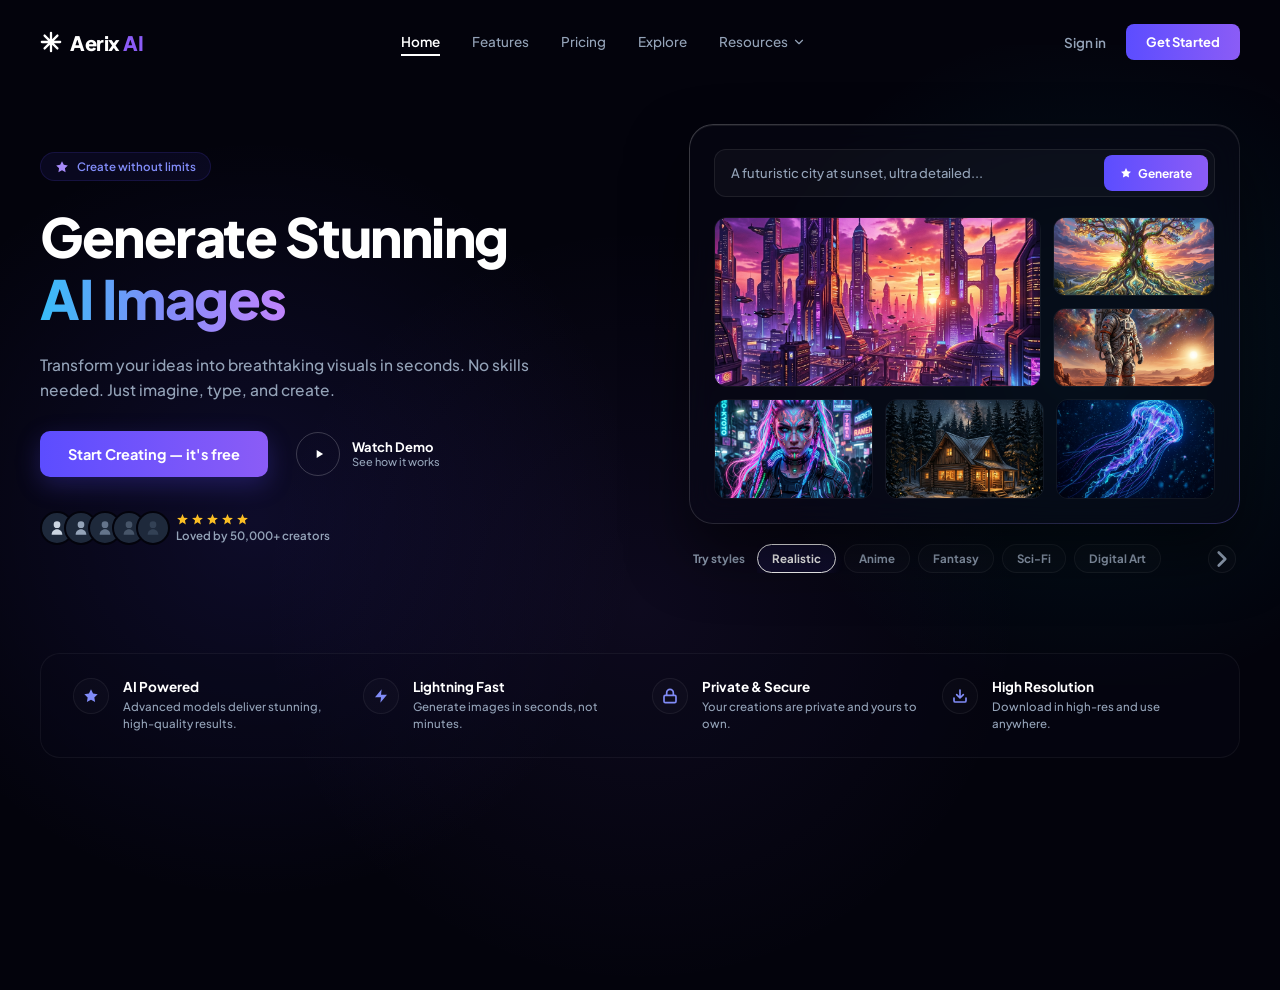
<file: aerix.html>
<!DOCTYPE html>
<html lang="en">
<head>
  <meta charset="UTF-8">
  <meta name="viewport" content="width=device-width, initial-scale=1.0">
  <title>Aerix AI - Generate Stunning AI Images</title>
  <!-- Google Fonts: Plus Jakarta Sans for high-fidelity typography -->
  <link rel="preconnect" href="https://fonts.googleapis.com">
  <link rel="preconnect" href="https://fonts.gstatic.com" crossorigin>
  <link href="https://fonts.googleapis.com/css2?family=Plus+Jakarta+Sans:wght@400;500;600;700;800&display=swap" rel="stylesheet">
  <link rel="stylesheet" href="aerix.css">
</head>
<body>

  <!-- Background glow overlays to match the screenshot gradients -->
  <div class="radial-glow-left"></div>
  <div class="radial-glow-right"></div>
  <div class="radial-glow-bottom"></div>

  <!-- Main Shell Wrapper -->
  <div class="main-wrapper">

    <!-- --- TOP NAVIGATION HEADER --- -->
    <header class="navbar">
      <div class="nav-left">
        <a href="#" class="logo-link">
          <!-- Stylized violet starburst/sparkle logo -->
          <svg viewBox="0 0 24 24" class="logo-icon">
            <path d="M12 2v20M2 12h20M5 5l14 14M19 5L5 19" stroke="currentColor" stroke-width="2.5" stroke-linecap="round"/>
            <circle cx="12" cy="12" r="3" fill="currentColor"/>
          </svg>
          <span class="logo-text">Aerix <span class="logo-accent">AI</span></span>
        </a>
      </div>

      <nav class="nav-middle">
        <a href="#" class="nav-link active">Home</a>
        <a href="#" class="nav-link">Features</a>
        <a href="#" class="nav-link">Pricing</a>
        <a href="#" class="nav-link">Explore</a>
        <div class="nav-dropdown-trigger">
          <a href="#" class="nav-link">Resources</a>
          <svg viewBox="0 0 24 24" class="dropdown-caret"><path d="M6 9l6 6 6-6" fill="none" stroke="currentColor" stroke-width="2" stroke-linecap="round" stroke-linejoin="round"/></svg>
        </div>
      </nav>

      <div class="nav-right">
        <a href="#" class="signin-link">Sign in</a>
        <a href="#" class="btn-gradient get-started-btn">Get Started</a>
      </div>
    </header>

    <!-- --- HERO LANDING LAYOUT --- -->
    <main class="hero-section">
      
      <!-- HERO LEFT COLUMN: COPY & CALL TO ACTIONS -->
      <section class="hero-left-content">
        
        <!-- Badge label -->
        <div class="sparkle-badge">
          <svg viewBox="0 0 24 24" class="badge-sparkle-icon"><path d="M12 2l3.09 6.26L22 9.27l-5 4.87 1.18 6.88L12 17.77l-6.18 3.25L7 14.14 2 9.27l6.91-1.01L12 2z" fill="currentColor"/></svg>
          <span class="badge-text">Create without limits</span>
        </div>

        <!-- Main Headline -->
        <h1 class="main-headline">
          Generate Stunning<br>
          <span class="gradient-text">AI Images</span>
        </h1>

        <!-- Subtitle -->
        <p class="hero-subtitle">
          Transform your ideas into breathtaking visuals in seconds. No skills needed. Just imagine, type, and create.
        </p>

        <!-- CTA Row -->
        <div class="cta-actions-row">
          <a href="#" class="btn-gradient start-creating-btn">Start Creating &mdash; it's free</a>
          
          <div class="watch-demo-box">
            <button class="play-btn-circle" aria-label="Play Demo">
              <svg viewBox="0 0 24 24" class="play-icon"><path d="M8 5v14l11-7z" fill="currentColor"/></svg>
            </button>
            <div class="demo-texts">
              <span class="demo-title">Watch Demo</span>
              <span class="demo-sub">See how it works</span>
            </div>
          </div>
        </div>

        <!-- Social Proof and Ratings -->
        <div class="ratings-row">
          <div class="overlapping-avatars">
            <!-- SVG custom avatars matching general profile silhouettes -->
            <div class="avatar-circle av-1">
              <svg viewBox="0 0 24 24"><path d="M12 12a5 5 0 100-10 5 5 0 000 10zm0 2c-4.42 0-8 3.58-8 8h16c0-4.42-3.58-8-8-8z" fill="#cbd5e1"/></svg>
            </div>
            <div class="avatar-circle av-2">
              <svg viewBox="0 0 24 24"><path d="M12 12a5 5 0 100-10 5 5 0 000 10zm0 2c-4.42 0-8 3.58-8 8h16c0-4.42-3.58-8-8-8z" fill="#94a3b8"/></svg>
            </div>
            <div class="avatar-circle av-3">
              <svg viewBox="0 0 24 24"><path d="M12 12a5 5 0 100-10 5 5 0 000 10zm0 2c-4.42 0-8 3.58-8 8h16c0-4.42-3.58-8-8-8z" fill="#64748b"/></svg>
            </div>
            <div class="avatar-circle av-4">
              <svg viewBox="0 0 24 24"><path d="M12 12a5 5 0 100-10 5 5 0 000 10zm0 2c-4.42 0-8 3.58-8 8h16c0-4.42-3.58-8-8-8z" fill="#475569"/></svg>
            </div>
            <div class="avatar-circle av-5">
              <svg viewBox="0 0 24 24"><path d="M12 12a5 5 0 100-10 5 5 0 000 10zm0 2c-4.42 0-8 3.58-8 8h16c0-4.42-3.58-8-8-8z" fill="#334155"/></svg>
            </div>
          </div>
          
          <div class="ratings-stars-column">
            <div class="stars-row">
              <svg viewBox="0 0 24 24" class="star-gold"><path d="M12 17.27L18.18 21l-1.64-7.03L22 9.24l-7.19-.61L12 2 9.19 8.63 2 9.24l5.46 4.73L5.82 21z" fill="currentColor"/></svg>
              <svg viewBox="0 0 24 24" class="star-gold"><path d="M12 17.27L18.18 21l-1.64-7.03L22 9.24l-7.19-.61L12 2 9.19 8.63 2 9.24l5.46 4.73L5.82 21z" fill="currentColor"/></svg>
              <svg viewBox="0 0 24 24" class="star-gold"><path d="M12 17.27L18.18 21l-1.64-7.03L22 9.24l-7.19-.61L12 2 9.19 8.63 2 9.24l5.46 4.73L5.82 21z" fill="currentColor"/></svg>
              <svg viewBox="0 0 24 24" class="star-gold"><path d="M12 17.27L18.18 21l-1.64-7.03L22 9.24l-7.19-.61L12 2 9.19 8.63 2 9.24l5.46 4.73L5.82 21z" fill="currentColor"/></svg>
              <svg viewBox="0 0 24 24" class="star-gold"><path d="M12 17.27L18.18 21l-1.64-7.03L22 9.24l-7.19-.61L12 2 9.19 8.63 2 9.24l5.46 4.73L5.82 21z" fill="currentColor"/></svg>
            </div>
            <span class="loved-by-text">Loved by 50,000+ creators</span>
          </div>
        </div>
      </section>

      <!-- HERO RIGHT COLUMN: INTERACTIVE PREVIEW PANEL -->
      <section class="hero-right-preview">
        <div class="glass-preview-card">
          
          <!-- Top Prompt search-bar -->
          <div class="prompt-bar-container">
            <span class="prompt-placeholder">A futuristic city at sunset, ultra detailed...</span>
            <button class="btn-gradient generate-btn">
              <svg viewBox="0 0 24 24" class="generate-btn-sparkle"><path d="M12 2l3.09 6.26L22 9.27l-5 4.87 1.18 6.88L12 17.77l-6.18 3.25L7 14.14 2 9.27l6.91-1.01L12 2z" fill="currentColor"/></svg>
              <span>Generate</span>
            </button>
          </div>

          <!-- Showcase Image Grid -->
          <div class="showcase-grid-wrapper">
            <!-- Grid Top Row -->
            <div class="grid-top-row">
              <div class="grid-city-box">
                <img src="assets/aerix_city.png" alt="Futuristic City at Sunset" class="showcase-img">
              </div>
              <div class="grid-stacked-right">
                <div class="grid-tree-box">
                  <img src="assets/aerix_tree.png" alt="Fantasy Tree of Life" class="showcase-img">
                </div>
                <div class="grid-astronaut-box">
                  <img src="assets/aerix_astronaut.png" alt="Astronaut on Mars" class="showcase-img">
                </div>
              </div>
            </div>
            
            <!-- Grid Bottom Row -->
            <div class="grid-bottom-row">
              <div class="grid-bottom-box">
                <img src="assets/aerix_neon_girl.png" alt="Cyber Neon Girl" class="showcase-img">
              </div>
              <div class="grid-bottom-box">
                <img src="assets/aerix_cabin.png" alt="Cozy Cabin in Pine Forest" class="showcase-img">
              </div>
              <div class="grid-bottom-box">
                <img src="assets/aerix_jellyfish.png" alt="Glowing Bioluminescent Jellyfish" class="showcase-img">
              </div>
            </div>
          </div>

        </div>

        <!-- Filter pills list -->
        <div class="try-styles-row">
          <span class="try-styles-label">Try styles</span>
          <div class="style-pills-container">
            <button class="style-pill active">Realistic</button>
            <button class="style-pill">Anime</button>
            <button class="style-pill">Fantasy</button>
            <button class="style-pill">Sci-Fi</button>
            <button class="style-pill">Digital Art</button>
          </div>
          <!-- Next arrow pagination indicator -->
          <button class="pills-next-btn" aria-label="Next Styles">
            <svg viewBox="0 0 24 24" class="svg-icon"><path d="M9 18l6-6-6-6" fill="none" stroke="currentColor" stroke-width="2.5" stroke-linecap="round" stroke-linejoin="round"/></svg>
          </button>
        </div>
      </section>

    </main>

    <!-- --- BOTTOM FEATURES LIST BAR --- -->
    <footer class="features-bar-card">
      
      <!-- Feature 1 -->
      <div class="feature-item">
        <div class="feature-icon-wrapper">
          <svg viewBox="0 0 24 24" class="feature-svg"><path d="M12 2l3.09 6.26L22 9.27l-5 4.87 1.18 6.88L12 17.77l-6.18 3.25L7 14.14 2 9.27l6.91-1.01L12 2z" fill="currentColor"/></svg>
        </div>
        <div class="feature-texts">
          <h4 class="feature-title">AI Powered</h4>
          <p class="feature-desc">Advanced models deliver stunning, high-quality results.</p>
        </div>
      </div>

      <!-- Feature 2 -->
      <div class="feature-item">
        <div class="feature-icon-wrapper">
          <svg viewBox="0 0 24 24" class="feature-svg"><path d="M13 2L3 14h9l-1 8 10-12h-9l1-8z" fill="currentColor"/></svg>
        </div>
        <div class="feature-texts">
          <h4 class="feature-title">Lightning Fast</h4>
          <p class="feature-desc">Generate images in seconds, not minutes.</p>
        </div>
      </div>

      <!-- Feature 3 -->
      <div class="feature-item">
        <div class="feature-icon-wrapper">
          <svg viewBox="0 0 24 24" class="feature-svg"><rect x="3" y="11" width="18" height="11" rx="2" fill="none" stroke="currentColor" stroke-width="2.5"/><path d="M7 11V7a5 5 0 0 1 10 0v4" fill="none" stroke="currentColor" stroke-width="2.5"/></svg>
        </div>
        <div class="feature-texts">
          <h4 class="feature-title">Private & Secure</h4>
          <p class="feature-desc">Your creations are private and yours to own.</p>
        </div>
      </div>

      <!-- Feature 4 -->
      <div class="feature-item">
        <div class="feature-icon-wrapper">
          <svg viewBox="0 0 24 24" class="feature-svg"><path d="M21 15v4a2 2 0 0 1-2 2H5a2 2 0 0 1-2-2v-4M7 10l5 5 5-5M12 15V3" fill="none" stroke="currentColor" stroke-width="2.5" stroke-linecap="round" stroke-linejoin="round"/></svg>
        </div>
        <div class="feature-texts">
          <h4 class="feature-title">High Resolution</h4>
          <p class="feature-desc">Download in high-res and use anywhere.</p>
        </div>
      </div>

    </footer>

  </div>

</body>
</html>
</file>
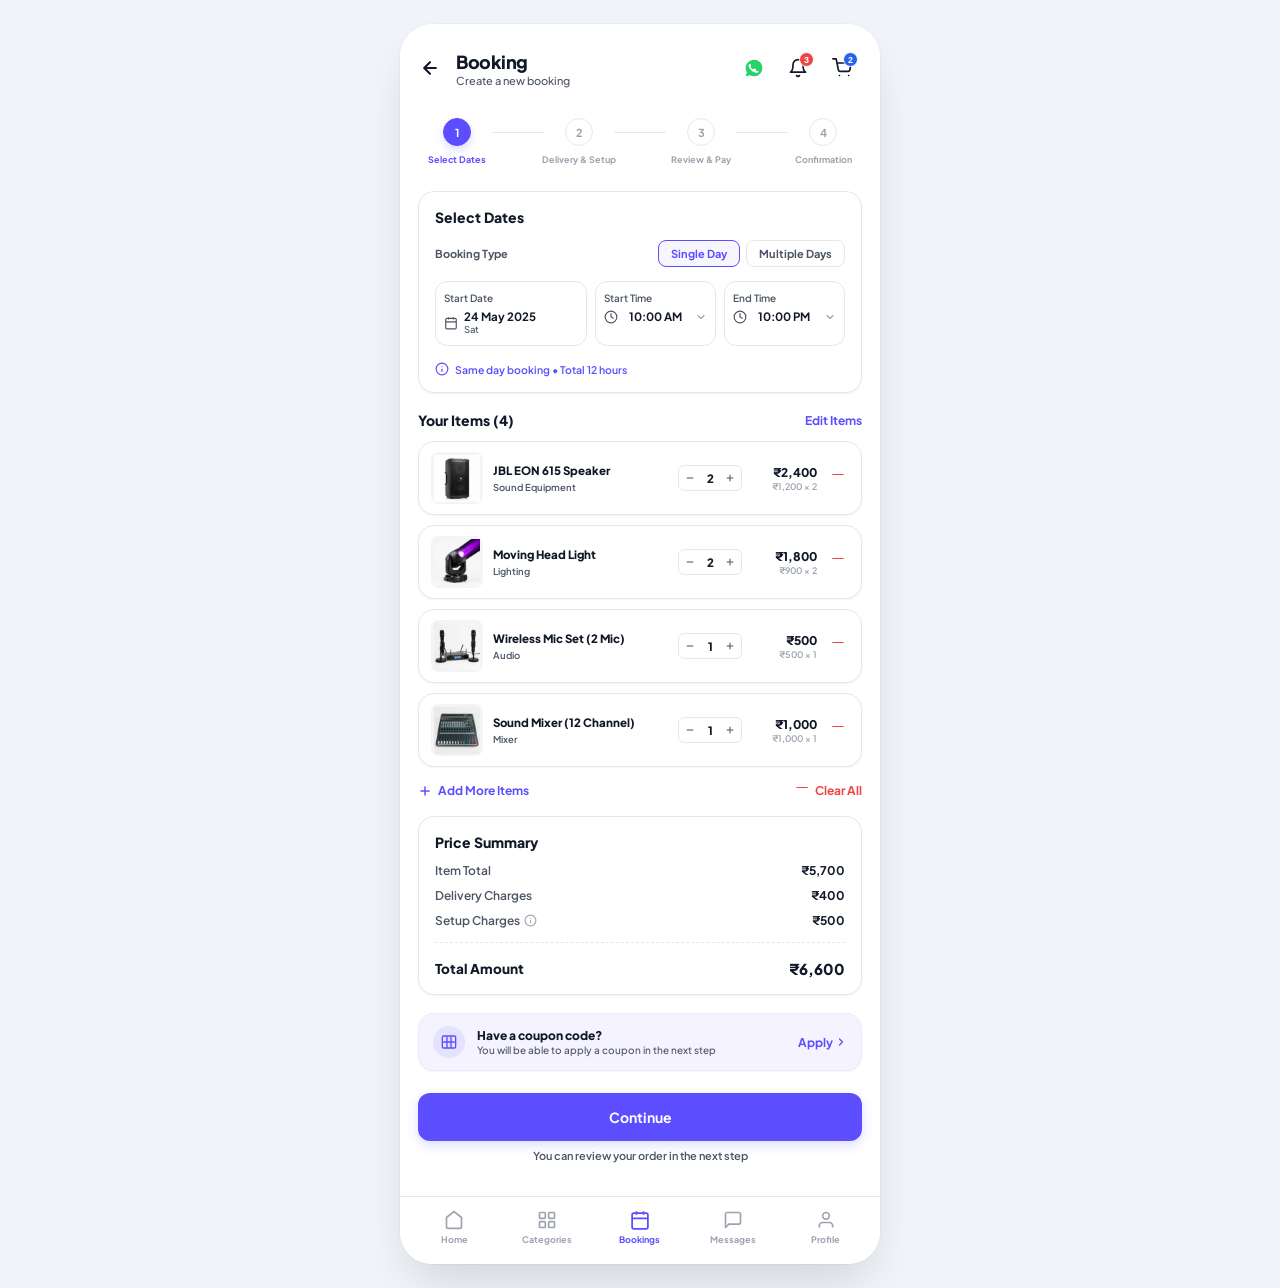
<file: booking.html>
<!DOCTYPE html>
<html lang="en">
<head>
  <meta charset="UTF-8">
  <meta name="viewport" content="width=device-width, initial-scale=1.0">
  <title>Create Booking - EventRent</title>
  <!-- Google Fonts: Plus Jakarta Sans for a clean, premium modern font -->
  <link rel="preconnect" href="https://fonts.googleapis.com">
  <link rel="preconnect" href="https://fonts.gstatic.com" crossorigin>
  <link href="https://fonts.googleapis.com/css2?family=Plus+Jakarta+Sans:wght@400;500;600;700;800&display=swap" rel="stylesheet">
  <link rel="stylesheet" href="booking.css">
</head>
<body>

  <!-- App Shell Container to restrict maximum width and center the mobile-first design -->
  <div class="app-container">

    <!-- --- TOP HEADER --- -->
    <header class="main-header">
      <div class="header-left">
        <!-- Back Arrow Button -->
        <a href="rental.html" class="icon-button back-btn" aria-label="Go Back">
          <svg viewBox="0 0 24 24" class="svg-icon"><path d="M19 12H5M12 19l-7-7 7-7" fill="none" stroke="currentColor" stroke-width="2.5" stroke-linecap="round" stroke-linejoin="round"/></svg>
        </a>
        <div class="header-title-box">
          <h1 class="page-title">Booking</h1>
          <span class="header-subtitle">Create a new booking</span>
        </div>
      </div>

      <div class="header-right">
        <!-- WhatsApp Icon (Green Accent) -->
        <a href="https://wa.me/#" class="icon-button whatsapp-btn" aria-label="WhatsApp Support">
          <svg viewBox="0 0 24 24" class="svg-icon whatsapp-icon" fill="currentColor">
            <path d="M12.012 2c-5.506 0-9.989 4.478-9.99 9.984a9.96 9.96 0 001.37 5.054L2 22l5.077-1.331a9.907 9.907 0 004.933 1.317h.004c5.505 0 9.989-4.478 9.99-9.986 0-2.67-1.037-5.178-2.924-7.065A9.927 9.927 0 0012.012 2zm5.735 14.13c-.315.88-1.536 1.62-2.115 1.71-.577.09-1.154.12-3.7-.93a12.87 12.87 0 01-5.328-4.697c-.63-.84-1.12-1.87-1.12-2.93 0-1.13.59-1.68.8-1.9.21-.22.46-.27.61-.27.15 0 .3 0 .43.01.14 0 .32-.06.5.38.19.45.64 1.56.7 1.68.06.12.1.26.02.43-.08.16-.16.27-.27.4-.11.13-.24.3-.34.4-.11.11-.23.23-.1.45.13.22.58.96 1.25 1.56.86.77 1.58 1.01 1.8 1.12.22.11.35.09.48-.06.13-.15.56-.65.71-.87.15-.22.3-.18.5-.11.2.07 1.27.6 1.49.71.22.11.37.17.43.27.06.1.06.57-.25 1.45z"/>
          </svg>
        </a>
        <!-- Notification Bell (Badge 3) -->
        <button class="icon-button notification-btn" aria-label="Notifications">
          <svg viewBox="0 0 24 24" class="svg-icon"><path d="M18 8A6 6 0 006 8c0 7-3 9-3 9h18s-3-2-3-9M13.73 21a2 2 0 01-3.46 0" fill="none" stroke="currentColor" stroke-width="2" stroke-linecap="round" stroke-linejoin="round"/></svg>
          <span class="badge red-badge">3</span>
        </button>
        <!-- Shopping Cart (Badge 2) -->
        <button class="icon-button cart-btn" aria-label="Cart">
          <svg viewBox="0 0 24 24" class="svg-icon"><circle cx="9" cy="21" r="1"/><circle cx="20" cy="21" r="1"/><path d="M1 1h4l2.68 13.39a2 2 0 002 1.61h9.72a2 2 0 002-1.61L23 6H6" fill="none" stroke="currentColor" stroke-width="2" stroke-linecap="round" stroke-linejoin="round"/></svg>
          <span class="badge blue-badge">2</span>
        </button>
      </div>
    </header>

    <!-- --- PROGRESS STEPPER --- -->
    <section class="booking-stepper">
      <div class="step-container active">
        <div class="step-circle">1</div>
        <span class="step-label">Select Dates</span>
      </div>
      <div class="step-line"></div>
      <div class="step-container">
        <div class="step-circle">2</div>
        <span class="step-label">Delivery & Setup</span>
      </div>
      <div class="step-line"></div>
      <div class="step-container">
        <div class="step-circle">3</div>
        <span class="step-label">Review & Pay</span>
      </div>
      <div class="step-line"></div>
      <div class="step-container">
        <div class="step-circle">4</div>
        <span class="step-label">Confirmation</span>
      </div>
    </section>

    <!-- --- SELECT DATES PANEL --- -->
    <section class="dates-panel-card">
      <h2 class="panel-title">Select Dates</h2>
      
      <div class="booking-type-row">
        <span class="booking-type-label">Booking Type</span>
        <div class="booking-type-pills">
          <button class="type-pill active">Single Day</button>
          <button class="type-pill">Multiple Days</button>
        </div>
      </div>

      <div class="inputs-grid">
        <!-- Start Date field -->
        <div class="input-field-box date-box">
          <span class="field-title">Start Date</span>
          <div class="field-content-row">
            <svg viewBox="0 0 24 24" class="field-icon"><rect x="3" y="4" width="18" height="18" rx="2" fill="none" stroke="currentColor" stroke-width="2"/><path d="M16 2v4M8 2v4M3 10h18" fill="none" stroke="currentColor" stroke-width="2"/></svg>
            <div class="field-texts">
              <span class="field-value">24 May 2025</span>
              <span class="field-sub">Sat</span>
            </div>
          </div>
        </div>

        <!-- Start Time field -->
        <div class="input-field-box dropdown-box">
          <span class="field-title">Start Time</span>
          <div class="field-content-row">
            <svg viewBox="0 0 24 24" class="field-icon"><circle cx="12" cy="12" r="10" fill="none" stroke="currentColor" stroke-width="2"/><path d="M12 6v6l4 2" fill="none" stroke="currentColor" stroke-width="2" stroke-linecap="round"/></svg>
            <div class="field-texts">
              <span class="field-value">10:00 AM</span>
            </div>
            <svg viewBox="0 0 24 24" class="dropdown-caret-icon"><path d="M6 9l6 6 6-6" fill="none" stroke="currentColor" stroke-width="2" stroke-linecap="round" stroke-linejoin="round"/></svg>
          </div>
        </div>

        <!-- End Time field -->
        <div class="input-field-box dropdown-box">
          <span class="field-title">End Time</span>
          <div class="field-content-row">
            <svg viewBox="0 0 24 24" class="field-icon"><circle cx="12" cy="12" r="10" fill="none" stroke="currentColor" stroke-width="2"/><path d="M12 6v6l4 2" fill="none" stroke="currentColor" stroke-width="2" stroke-linecap="round"/></svg>
            <div class="field-texts">
              <span class="field-value">10:00 PM</span>
            </div>
            <svg viewBox="0 0 24 24" class="dropdown-caret-icon"><path d="M6 9l6 6 6-6" fill="none" stroke="currentColor" stroke-width="2" stroke-linecap="round" stroke-linejoin="round"/></svg>
          </div>
        </div>
      </div>

      <div class="dates-footer-note">
        <svg viewBox="0 0 24 24" class="info-note-icon"><circle cx="12" cy="12" r="10" fill="none" stroke="currentColor" stroke-width="2"/><path d="M12 16v-4M12 8h.01" fill="none" stroke="currentColor" stroke-width="2" stroke-linecap="round"/></svg>
        <span>Same day booking • Total 12 hours</span>
      </div>
    </section>

    <!-- --- YOUR ITEMS SECTION --- -->
    <section class="items-panel">
      <div class="panel-header">
        <h2 class="panel-title">Your Items (4)</h2>
        <button class="edit-items-link">Edit Items</button>
      </div>

      <div class="items-list-wrapper">
        <!-- Item 1: JBL EON 615 Speaker -->
        <article class="cart-item-row">
          <div class="item-img-container">
            <img src="assets/speaker_jbl.png" alt="JBL EON Speaker" class="item-img">
          </div>
          
          <div class="item-info-col">
            <h3 class="item-title">JBL EON 615 Speaker</h3>
            <span class="item-category">Sound Equipment</span>
          </div>

          <div class="item-quantity-stepper">
            <button class="step-btn decrease" aria-label="Decrease quantity">
              <svg viewBox="0 0 24 24" class="step-btn-icon"><line x1="5" y1="12" x2="19" y2="12" stroke="currentColor" stroke-width="2.5" stroke-linecap="round"/></svg>
            </button>
            <span class="stepper-val">2</span>
            <button class="step-btn increase" aria-label="Increase quantity">
              <svg viewBox="0 0 24 24" class="step-btn-icon"><line x1="12" y1="5" x2="12" y2="19" stroke="currentColor" stroke-width="2.5" stroke-linecap="round"/><line x1="5" y1="12" x2="19" y2="12" stroke="currentColor" stroke-width="2.5" stroke-linecap="round"/></svg>
            </button>
          </div>

          <div class="item-price-col">
            <span class="item-total-price">₹2,400</span>
            <span class="item-unit-price">₹1,200 × 2</span>
          </div>

          <button class="item-delete-btn" aria-label="Remove item">
            <svg viewBox="0 0 24 24" class="delete-icon"><polyline points="3 6 5 6 21 6M19 6v14a2 2 0 0 1-2 2H7a2 2 0 0 1-2-2V6m3 0V4a2 2 0 0 1 2-2h4a2 2 0 0 1 2 2v2" fill="none" stroke="currentColor" stroke-width="2" stroke-linecap="round" stroke-linejoin="round"/></svg>
          </button>
        </article>

        <!-- Item 2: Moving Head Light -->
        <article class="cart-item-row">
          <div class="item-img-container">
            <img src="assets/moving_head.png" alt="Moving Head Light" class="item-img">
          </div>
          
          <div class="item-info-col">
            <h3 class="item-title">Moving Head Light</h3>
            <span class="item-category">Lighting</span>
          </div>

          <div class="item-quantity-stepper">
            <button class="step-btn decrease" aria-label="Decrease quantity">
              <svg viewBox="0 0 24 24" class="step-btn-icon"><line x1="5" y1="12" x2="19" y2="12" stroke="currentColor" stroke-width="2.5" stroke-linecap="round"/></svg>
            </button>
            <span class="stepper-val">2</span>
            <button class="step-btn increase" aria-label="Increase quantity">
              <svg viewBox="0 0 24 24" class="step-btn-icon"><line x1="12" y1="5" x2="12" y2="19" stroke="currentColor" stroke-width="2.5" stroke-linecap="round"/><line x1="5" y1="12" x2="19" y2="12" stroke="currentColor" stroke-width="2.5" stroke-linecap="round"/></svg>
            </button>
          </div>

          <div class="item-price-col">
            <span class="item-total-price">₹1,800</span>
            <span class="item-unit-price">₹900 × 2</span>
          </div>

          <button class="item-delete-btn" aria-label="Remove item">
            <svg viewBox="0 0 24 24" class="delete-icon"><polyline points="3 6 5 6 21 6M19 6v14a2 2 0 0 1-2 2H7a2 2 0 0 1-2-2V6m3 0V4a2 2 0 0 1 2-2h4a2 2 0 0 1 2 2v2" fill="none" stroke="currentColor" stroke-width="2" stroke-linecap="round" stroke-linejoin="round"/></svg>
          </button>
        </article>

        <!-- Item 3: Wireless Mic Set (2 Mic) -->
        <article class="cart-item-row">
          <div class="item-img-container">
            <img src="assets/wireless_mic.png" alt="Wireless Mic Set" class="item-img">
          </div>
          
          <div class="item-info-col">
            <h3 class="item-title">Wireless Mic Set (2 Mic)</h3>
            <span class="item-category">Audio</span>
          </div>

          <div class="item-quantity-stepper">
            <button class="step-btn decrease" aria-label="Decrease quantity">
              <svg viewBox="0 0 24 24" class="step-btn-icon"><line x1="5" y1="12" x2="19" y2="12" stroke="currentColor" stroke-width="2.5" stroke-linecap="round"/></svg>
            </button>
            <span class="stepper-val">1</span>
            <button class="step-btn increase" aria-label="Increase quantity">
              <svg viewBox="0 0 24 24" class="step-btn-icon"><line x1="12" y1="5" x2="12" y2="19" stroke="currentColor" stroke-width="2.5" stroke-linecap="round"/><line x1="5" y1="12" x2="19" y2="12" stroke="currentColor" stroke-width="2.5" stroke-linecap="round"/></svg>
            </button>
          </div>

          <div class="item-price-col">
            <span class="item-total-price">₹500</span>
            <span class="item-unit-price">₹500 × 1</span>
          </div>

          <button class="item-delete-btn" aria-label="Remove item">
            <svg viewBox="0 0 24 24" class="delete-icon"><polyline points="3 6 5 6 21 6M19 6v14a2 2 0 0 1-2 2H7a2 2 0 0 1-2-2V6m3 0V4a2 2 0 0 1 2-2h4a2 2 0 0 1 2 2v2" fill="none" stroke="currentColor" stroke-width="2" stroke-linecap="round" stroke-linejoin="round"/></svg>
          </button>
        </article>

        <!-- Item 4: Sound Mixer (12 Channel) -->
        <article class="cart-item-row">
          <div class="item-img-container">
            <img src="assets/sound_mixer.png" alt="Sound Mixer" class="item-img">
          </div>
          
          <div class="item-info-col">
            <h3 class="item-title">Sound Mixer (12 Channel)</h3>
            <span class="item-category">Mixer</span>
          </div>

          <div class="item-quantity-stepper">
            <button class="step-btn decrease" aria-label="Decrease quantity">
              <svg viewBox="0 0 24 24" class="step-btn-icon"><line x1="5" y1="12" x2="19" y2="12" stroke="currentColor" stroke-width="2.5" stroke-linecap="round"/></svg>
            </button>
            <span class="stepper-val">1</span>
            <button class="step-btn increase" aria-label="Increase quantity">
              <svg viewBox="0 0 24 24" class="step-btn-icon"><line x1="12" y1="5" x2="12" y2="19" stroke="currentColor" stroke-width="2.5" stroke-linecap="round"/><line x1="5" y1="12" x2="19" y2="12" stroke="currentColor" stroke-width="2.5" stroke-linecap="round"/></svg>
            </button>
          </div>

          <div class="item-price-col">
            <span class="item-total-price">₹1,000</span>
            <span class="item-unit-price">₹1,000 × 1</span>
          </div>

          <button class="item-delete-btn" aria-label="Remove item">
            <svg viewBox="0 0 24 24" class="delete-icon"><polyline points="3 6 5 6 21 6M19 6v14a2 2 0 0 1-2 2H7a2 2 0 0 1-2-2V6m3 0V4a2 2 0 0 1 2-2h4a2 2 0 0 1 2 2v2" fill="none" stroke="currentColor" stroke-width="2" stroke-linecap="round" stroke-linejoin="round"/></svg>
          </button>
        </article>
      </div>

      <!-- Action items row: Add More Items & Clear All -->
      <div class="items-action-footer">
        <button class="btn-text-action add-more-btn">
          <svg viewBox="0 0 24 24" class="action-btn-icon"><line x1="12" y1="5" x2="12" y2="19" stroke="currentColor" stroke-width="2.5" stroke-linecap="round"/><line x1="5" y1="12" x2="19" y2="12" stroke="currentColor" stroke-width="2.5" stroke-linecap="round"/></svg>
          <span>Add More Items</span>
        </button>
        <button class="btn-text-action clear-all-btn">
          <svg viewBox="0 0 24 24" class="action-btn-icon"><polyline points="3 6 5 6 21 6M19 6v14a2 2 0 0 1-2 2H7a2 2 0 0 1-2-2V6m3 0V4a2 2 0 0 1 2-2h4a2 2 0 0 1 2 2v2" fill="none" stroke="currentColor" stroke-width="2" stroke-linecap="round" stroke-linejoin="round"/></svg>
          <span>Clear All</span>
        </button>
      </div>
    </section>

    <!-- --- PRICE SUMMARY PANEL --- -->
    <section class="price-summary-panel">
      <h2 class="panel-title">Price Summary</h2>
      
      <div class="summary-rows-container">
        <div class="summary-row">
          <span class="row-label">Item Total</span>
          <span class="row-value">₹5,700</span>
        </div>
        <div class="summary-row">
          <span class="row-label">Delivery Charges</span>
          <span class="row-value">₹400</span>
        </div>
        <div class="summary-row">
          <div class="row-label-with-icon">
            <span class="row-label">Setup Charges</span>
            <svg viewBox="0 0 24 24" class="label-info-icon"><circle cx="12" cy="12" r="10" fill="none" stroke="currentColor" stroke-width="2"/><path d="M12 16v-4M12 8h.01" fill="none" stroke="currentColor" stroke-width="2" stroke-linecap="round"/></svg>
          </div>
          <span class="row-value">₹500</span>
        </div>
        
        <!-- Dotted line divider -->
        <div class="summary-divider"></div>
        
        <div class="summary-row total-row">
          <span class="total-label">Total Amount</span>
          <span class="total-value">₹6,600</span>
        </div>
      </div>
    </section>

    <!-- --- COUPON PANEL --- -->
    <section class="coupon-panel">
      <div class="coupon-content">
        <div class="coupon-icon-box">
          <svg viewBox="0 0 24 24" class="coupon-icon"><path d="M15 5v14M9 5v14M4 12h16M22 19a2 2 0 0 1-2 2H4a2 2 0 0 1-2-2V5a2 2 0 0 1 2-2h16a2 2 0 0 1 2 2z" fill="none" stroke="currentColor" stroke-width="2" stroke-linecap="round" stroke-linejoin="round"/></svg>
        </div>
        <div class="coupon-texts">
          <h3 class="coupon-headline">Have a coupon code?</h3>
          <p class="coupon-sub">You will be able to apply a coupon in the next step</p>
        </div>
      </div>
      <button class="apply-coupon-btn">
        <span>Apply</span>
        <svg viewBox="0 0 24 24" class="btn-chevron"><path d="M9 18l6-6-6-6" fill="none" stroke="currentColor" stroke-width="2.5" stroke-linecap="round" stroke-linejoin="round"/></svg>
      </button>
    </section>

    <!-- --- FOOTER ACTIONS --- -->
    <section class="booking-checkout-footer">
      <button class="checkout-continue-btn" onclick="window.location.href='orders.html'">Continue</button>
      <p class="checkout-footer-sub">You can review your order in the next step</p>
    </section>

    <!-- Spacer to prevent content from being covered by sticky bottom bar -->
    <div class="footer-spacer"></div>

    <!-- --- BOTTOM NAVIGATION BAR --- -->
    <nav class="bottom-nav">
      <a href="rental.html" class="nav-item">
        <svg viewBox="0 0 24 24" class="nav-icon"><path d="M3 9l9-7 9 7v11a2 2 0 0 1-2 2H5a2 2 0 0 1-2-2z" fill="none" stroke="currentColor" stroke-width="2"/></svg>
        <span class="nav-label">Home</span>
      </a>

      <a href="products.html" class="nav-item">
        <svg viewBox="0 0 24 24" class="nav-icon"><rect x="3" y="3" width="7" height="7" rx="1" fill="none" stroke="currentColor" stroke-width="2"/><rect x="14" y="3" width="7" height="7" rx="1" fill="none" stroke="currentColor" stroke-width="2"/><rect x="14" y="14" width="7" height="7" rx="1" fill="none" stroke="currentColor" stroke-width="2"/><rect x="3" y="14" width="7" height="7" rx="1" fill="none" stroke="currentColor" stroke-width="2"/></svg>
        <span class="nav-label">Categories</span>
      </a>

      <a href="#" class="nav-item active">
        <svg viewBox="0 0 24 24" class="nav-icon"><rect x="3" y="4" width="18" height="18" rx="2" fill="none" stroke="currentColor" stroke-width="2"/><path d="M16 2v4M8 2v4M3 10h18" fill="none" stroke="currentColor" stroke-width="2"/></svg>
        <span class="nav-label">Bookings</span>
      </a>

      <a href="#" class="nav-item">
        <svg viewBox="0 0 24 24" class="nav-icon"><path d="M21 15a2 2 0 0 1-2 2H7l-4 4V5a2 2 0 0 1 2-2h14a2 2 0 0 1 2 2z" fill="none" stroke="currentColor" stroke-width="2" stroke-linecap="round" stroke-linejoin="round"/></svg>
        <span class="nav-label">Messages</span>
      </a>

      <a href="#" class="nav-item">
        <svg viewBox="0 0 24 24" class="nav-icon"><path d="M20 21v-2a4 4 0 0 0-4-4H8a4 4 0 0 0-4 4v2" fill="none" stroke="currentColor" stroke-width="2"/><circle cx="12" cy="7" r="4" fill="none" stroke="currentColor" stroke-width="2"/></svg>
        <span class="nav-label">Profile</span>
      </a>
    </nav>

  </div>

</body>
</html>
</file>
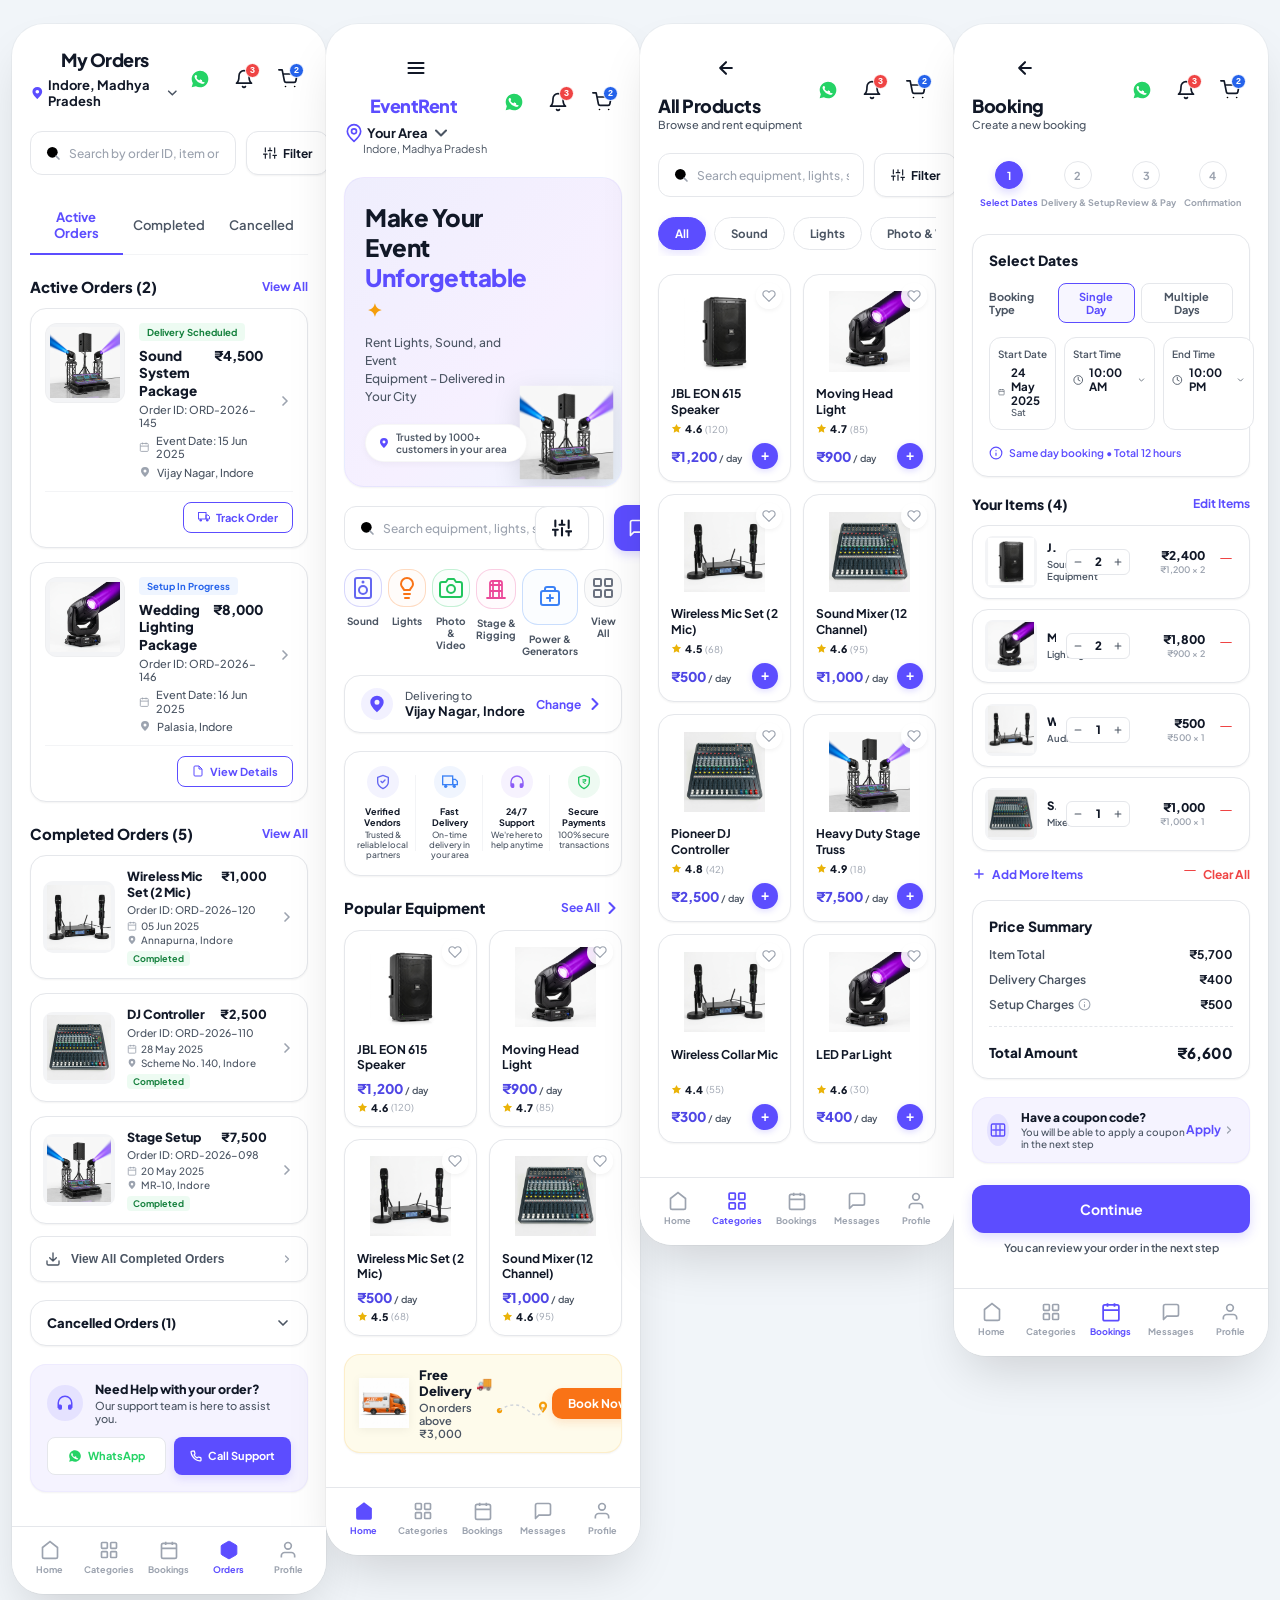
<file: combined-rental-screens.html>
<!DOCTYPE html>
<html lang="en">
<head>
  <meta charset="UTF-8">
  <meta name="viewport" content="width=device-width, initial-scale=1.0">
  <title>My Orders - EventRent</title>
  <!-- Google Fonts: Plus Jakarta Sans for a clean, premium modern font -->
  <link rel="preconnect" href="https://fonts.googleapis.com">
  <link rel="preconnect" href="https://fonts.gstatic.com" crossorigin>
  <link href="https://fonts.googleapis.com/css2?family=Plus+Jakarta+Sans:wght@400;500;600;700;800&display=swap" rel="stylesheet">
  <link rel="stylesheet" href="orders.css">
</head>
<body>

  <!-- App Shell Container to restrict maximum width and center the mobile-first design -->
  <div class="app-container">

    <!-- --- TOP HEADER --- -->
    <header class="main-header">
      <div class="header-left">
        <div class="header-title-row">
          <h1 class="page-title">My Orders</h1>
        </div>
        <div class="location-selector">
          <div class="location-label-row">
            <svg viewBox="0 0 24 24" class="svg-icon pin-icon"><path d="M12 2a8 8 0 00-8 8c0 5.25 8 12 8 12s8-6.75 8-12a8 8 0 00-8-8zM12 13a3 3 0 110-6 3 3 0 010 6z" fill="currentColor"/></svg>
            <span class="location-title">Indore, Madhya Pradesh</span>
            <svg viewBox="0 0 24 24" class="svg-icon caret-icon"><path d="M6 9l6 6 6-6" fill="none" stroke="currentColor" stroke-width="2.5" stroke-linecap="round" stroke-linejoin="round"/></svg>
          </div>
        </div>
      </div>

      <div class="header-right">
        <!-- WhatsApp Icon (Green Accent) -->
        <a href="https://wa.me/#" class="icon-button whatsapp-btn" aria-label="WhatsApp Support">
          <svg viewBox="0 0 24 24" class="svg-icon whatsapp-icon" fill="currentColor">
            <path d="M12.012 2c-5.506 0-9.989 4.478-9.99 9.984a9.96 9.96 0 001.37 5.054L2 22l5.077-1.331a9.907 9.907 0 004.933 1.317h.004c5.505 0 9.989-4.478 9.99-9.986 0-2.67-1.037-5.178-2.924-7.065A9.927 9.927 0 0012.012 2zm5.735 14.13c-.315.88-1.536 1.62-2.115 1.71-.577.09-1.154.12-3.7-.93a12.87 12.87 0 01-5.328-4.697c-.63-.84-1.12-1.87-1.12-2.93 0-1.13.59-1.68.8-1.9.21-.22.46-.27.61-.27.15 0 .3 0 .43.01.14 0 .32-.06.5.38.19.45.64 1.56.7 1.68.06.12.1.26.02.43-.08.16-.16.27-.27.4-.11.13-.24.3-.34.4-.11.11-.23.23-.1.45.13.22.58.96 1.25 1.56.86.77 1.58 1.01 1.8 1.12.22.11.35.09.48-.06.13-.15.56-.65.71-.87.15-.22.3-.18.5-.11.2.07 1.27.6 1.49.71.22.11.37.17.43.27.06.1.06.57-.25 1.45z"/>
          </svg>
        </a>
        <!-- Notification Bell (Badge 3) -->
        <button class="icon-button notification-btn" aria-label="Notifications">
          <svg viewBox="0 0 24 24" class="svg-icon"><path d="M18 8A6 6 0 006 8c0 7-3 9-3 9h18s-3-2-3-9M13.73 21a2 2 0 01-3.46 0" fill="none" stroke="currentColor" stroke-width="2" stroke-linecap="round" stroke-linejoin="round"/></svg>
          <span class="badge red-badge">3</span>
        </button>
        <!-- Shopping Cart (Badge 2) -->
        <button class="icon-button cart-btn" aria-label="Cart">
          <svg viewBox="0 0 24 24" class="svg-icon"><circle cx="9" cy="21" r="1"/><circle cx="20" cy="21" r="1"/><path d="M1 1h4l2.68 13.39a2 2 0 002 1.61h9.72a2 2 0 002-1.61L23 6H6" fill="none" stroke="currentColor" stroke-width="2" stroke-linecap="round" stroke-linejoin="round"/></svg>
          <span class="badge blue-badge">2</span>
        </button>
      </div>
    </header>

    <!-- --- SEARCH & FILTER BAR --- -->
    <section class="search-filter-bar">
      <div class="search-container">
        <svg viewBox="0 0 24 24" class="search-icon"><circle cx="11" cy="11" r="8"/><path d="M21 21l-4.35-4.35" fill="none" stroke="currentColor" stroke-width="2.5" stroke-linecap="round"/></svg>
        <input type="text" class="search-input" placeholder="Search by order ID, item or event name...">
      </div>
      <button class="filter-button">
        <svg viewBox="0 0 24 24" class="filter-icon"><path d="M4 21v-7M4 10V3M12 21v-9M12 8V3M20 21v-5M20 12V3M1 14h6M9 8h6M17 16h6" fill="none" stroke="currentColor" stroke-width="2" stroke-linecap="round"/></svg>
        <span>Filter</span>
      </button>
    </section>

    <!-- --- TABS NAVIGATION --- -->
    <nav class="status-tabs">
      <button class="tab-item active">Active Orders</button>
      <button class="tab-item">Completed</button>
      <button class="tab-item">Cancelled</button>
    </nav>

    <!-- --- ACTIVE ORDERS SECTION --- -->
    <section class="orders-section">
      <div class="section-header">
        <h2 class="section-title">Active Orders (2)</h2>
        <a href="#" class="view-all-link">View All</a>
      </div>

      <div class="orders-list">
        <!-- Active Order 1: Sound System Package -->
        <article class="order-card-large">
          <div class="card-main-info">
            <div class="order-image-box">
              <!-- Reused assets/hero_equipment.png which fits a Sound Package perfectly -->
              <img src="assets/hero_equipment.png" alt="Sound System Package" class="order-image">
            </div>
            
            <div class="order-details-box">
              <div class="status-badge-row">
                <span class="status-badge scheduled">Delivery Scheduled</span>
              </div>
              
              <div class="title-price-row">
                <h3 class="order-item-title">Sound System Package</h3>
                <span class="order-price">₹4,500</span>
              </div>
              
              <p class="order-id">Order ID: ORD-2026-145</p>
              
              <div class="metadata-row">
                <svg viewBox="0 0 24 24" class="meta-icon"><rect x="3" y="4" width="18" height="18" rx="2" fill="none" stroke="currentColor" stroke-width="2"/><path d="M16 2v4M8 2v4M3 10h18" fill="none" stroke="currentColor" stroke-width="2"/></svg>
                <span class="meta-text">Event Date: 15 Jun 2025</span>
              </div>
              
              <div class="metadata-row">
                <svg viewBox="0 0 24 24" class="meta-icon"><path d="M12 2a8 8 0 00-8 8c0 5.25 8 12 8 12s8-6.75 8-12a8 8 0 00-8-8zM12 13a3 3 0 110-6 3 3 0 010 6z" fill="currentColor"/></svg>
                <span class="meta-text">Vijay Nagar, Indore</span>
              </div>
            </div>
            
            <div class="card-chevron-col">
              <svg viewBox="0 0 24 24" class="chevron-icon"><path d="M9 18l6-6-6-6" fill="none" stroke="currentColor" stroke-width="2.5" stroke-linecap="round" stroke-linejoin="round"/></svg>
            </div>
          </div>
          
          <div class="card-action-row">
            <button class="action-btn-outline">
              <svg viewBox="0 0 24 24" class="btn-icon"><rect x="1" y="3" width="15" height="13" fill="none" stroke="currentColor" stroke-width="2"/><polygon points="16 8 20 8 23 11 23 16 16 16 16 8" fill="none" stroke="currentColor" stroke-width="2"/><circle cx="5.5" cy="18.5" r="2.5" fill="currentColor"/><circle cx="18.5" cy="18.5" r="2.5" fill="currentColor"/></svg>
              <span>Track Order</span>
            </button>
          </div>
        </article>

        <!-- Active Order 2: Wedding Lighting Package -->
        <article class="order-card-large">
          <div class="card-main-info">
            <div class="order-image-box">
              <!-- Reused assets/moving_head.png for Wedding Lighting Package -->
              <img src="assets/moving_head.png" alt="Wedding Lighting Package" class="order-image">
            </div>
            
            <div class="order-details-box">
              <div class="status-badge-row">
                <span class="status-badge in-progress">Setup In Progress</span>
              </div>
              
              <div class="title-price-row">
                <h3 class="order-item-title">Wedding Lighting Package</h3>
                <span class="order-price">₹8,000</span>
              </div>
              
              <p class="order-id">Order ID: ORD-2026-146</p>
              
              <div class="metadata-row">
                <svg viewBox="0 0 24 24" class="meta-icon"><rect x="3" y="4" width="18" height="18" rx="2" fill="none" stroke="currentColor" stroke-width="2"/><path d="M16 2v4M8 2v4M3 10h18" fill="none" stroke="currentColor" stroke-width="2"/></svg>
                <span class="meta-text">Event Date: 16 Jun 2025</span>
              </div>
              
              <div class="metadata-row">
                <svg viewBox="0 0 24 24" class="meta-icon"><path d="M12 2a8 8 0 00-8 8c0 5.25 8 12 8 12s8-6.75 8-12a8 8 0 00-8-8zM12 13a3 3 0 110-6 3 3 0 010 6z" fill="currentColor"/></svg>
                <span class="meta-text">Palasia, Indore</span>
              </div>
            </div>
            
            <div class="card-chevron-col">
              <svg viewBox="0 0 24 24" class="chevron-icon"><path d="M9 18l6-6-6-6" fill="none" stroke="currentColor" stroke-width="2.5" stroke-linecap="round" stroke-linejoin="round"/></svg>
            </div>
          </div>
          
          <div class="card-action-row">
            <button class="action-btn-outline">
              <svg viewBox="0 0 24 24" class="btn-icon"><path d="M14 2H6a2 2 0 0 0-2 2v16a2 2 0 0 0 2 2h12a2 2 0 0 0 2-2V8z" fill="none" stroke="currentColor" stroke-width="2"/><polyline points="14 2 14 8 20 8" fill="none" stroke="currentColor" stroke-width="2"/></svg>
              <span>View Details</span>
            </button>
          </div>
        </article>
      </div>
    </section>

    <!-- --- COMPLETED ORDERS SECTION --- -->
    <section class="orders-section">
      <div class="section-header">
        <h2 class="section-title">Completed Orders (5)</h2>
        <a href="#" class="view-all-link">View All</a>
      </div>

      <div class="orders-list">
        <!-- Completed Card 1: Wireless Mic Set (2 Mic) -->
        <article class="order-card-compact">
          <div class="compact-image-box">
            <img src="assets/wireless_mic.png" alt="Wireless Mic Set" class="compact-image">
          </div>
          
          <div class="compact-details-box">
            <div class="compact-title-row">
              <h3 class="compact-item-title">Wireless Mic Set (2 Mic)</h3>
              <span class="compact-price">₹1,000</span>
            </div>
            
            <p class="compact-id">Order ID: ORD-2026-120</p>
            
            <div class="compact-meta-container">
              <div class="compact-meta-item">
                <svg viewBox="0 0 24 24" class="compact-meta-icon"><rect x="3" y="4" width="18" height="18" rx="2" fill="none" stroke="currentColor" stroke-width="2"/><path d="M16 2v4M8 2v4M3 10h18" fill="none" stroke="currentColor" stroke-width="2"/></svg>
                <span>05 Jun 2025</span>
              </div>
              <div class="compact-meta-item">
                <svg viewBox="0 0 24 24" class="compact-meta-icon"><path d="M12 2a8 8 0 00-8 8c0 5.25 8 12 8 12s8-6.75 8-12a8 8 0 00-8-8zM12 13a3 3 0 110-6 3 3 0 010 6z" fill="currentColor"/></svg>
                <span>Annapurna, Indore</span>
              </div>
            </div>
            
            <div class="compact-footer-row">
              <span class="status-badge-inline completed">Completed</span>
            </div>
          </div>
          
          <div class="compact-chevron-col">
            <svg viewBox="0 0 24 24" class="chevron-icon"><path d="M9 18l6-6-6-6" fill="none" stroke="currentColor" stroke-width="2.5" stroke-linecap="round" stroke-linejoin="round"/></svg>
          </div>
        </article>

        <!-- Completed Card 2: DJ Controller -->
        <article class="order-card-compact">
          <div class="compact-image-box">
            <img src="assets/sound_mixer.png" alt="DJ Controller" class="compact-image">
          </div>
          
          <div class="compact-details-box">
            <div class="compact-title-row">
              <h3 class="compact-item-title">DJ Controller</h3>
              <span class="compact-price">₹2,500</span>
            </div>
            
            <p class="compact-id">Order ID: ORD-2026-110</p>
            
            <div class="compact-meta-container">
              <div class="compact-meta-item">
                <svg viewBox="0 0 24 24" class="compact-meta-icon"><rect x="3" y="4" width="18" height="18" rx="2" fill="none" stroke="currentColor" stroke-width="2"/><path d="M16 2v4M8 2v4M3 10h18" fill="none" stroke="currentColor" stroke-width="2"/></svg>
                <span>28 May 2025</span>
              </div>
              <div class="compact-meta-item">
                <svg viewBox="0 0 24 24" class="compact-meta-icon"><path d="M12 2a8 8 0 00-8 8c0 5.25 8 12 8 12s8-6.75 8-12a8 8 0 00-8-8zM12 13a3 3 0 110-6 3 3 0 010 6z" fill="currentColor"/></svg>
                <span>Scheme No. 140, Indore</span>
              </div>
            </div>
            
            <div class="compact-footer-row">
              <span class="status-badge-inline completed">Completed</span>
            </div>
          </div>
          
          <div class="compact-chevron-col">
            <svg viewBox="0 0 24 24" class="chevron-icon"><path d="M9 18l6-6-6-6" fill="none" stroke="currentColor" stroke-width="2.5" stroke-linecap="round" stroke-linejoin="round"/></svg>
          </div>
        </article>

        <!-- Completed Card 3: Stage Setup -->
        <article class="order-card-compact">
          <div class="compact-image-box">
            <img src="assets/hero_equipment.png" alt="Stage Setup" class="compact-image">
          </div>
          
          <div class="compact-details-box">
            <div class="compact-title-row">
              <h3 class="compact-item-title">Stage Setup</h3>
              <span class="compact-price">₹7,500</span>
            </div>
            
            <p class="compact-id">Order ID: ORD-2026-098</p>
            
            <div class="compact-meta-container">
              <div class="compact-meta-item">
                <svg viewBox="0 0 24 24" class="compact-meta-icon"><rect x="3" y="4" width="18" height="18" rx="2" fill="none" stroke="currentColor" stroke-width="2"/><path d="M16 2v4M8 2v4M3 10h18" fill="none" stroke="currentColor" stroke-width="2"/></svg>
                <span>20 May 2025</span>
              </div>
              <div class="compact-meta-item">
                <svg viewBox="0 0 24 24" class="compact-meta-icon"><path d="M12 2a8 8 0 00-8 8c0 5.25 8 12 8 12s8-6.75 8-12a8 8 0 00-8-8zM12 13a3 3 0 110-6 3 3 0 010 6z" fill="currentColor"/></svg>
                <span>MR-10, Indore</span>
              </div>
            </div>
            
            <div class="compact-footer-row">
              <span class="status-badge-inline completed">Completed</span>
            </div>
          </div>
          
          <div class="compact-chevron-col">
            <svg viewBox="0 0 24 24" class="chevron-icon"><path d="M9 18l6-6-6-6" fill="none" stroke="currentColor" stroke-width="2.5" stroke-linecap="round" stroke-linejoin="round"/></svg>
          </div>
        </article>
      </div>

      <!-- View All Completed Orders Button Card -->
      <button class="view-all-completed-btn-card">
        <div class="btn-card-left">
          <svg viewBox="0 0 24 24" class="download-icon"><path d="M21 15v4a2 2 0 0 1-2 2H5a2 2 0 0 1-2-2v-4M7 10l5 5 5-5M12 15V3" fill="none" stroke="currentColor" stroke-width="2" stroke-linecap="round" stroke-linejoin="round"/></svg>
          <span class="btn-card-text">View All Completed Orders</span>
        </div>
        <svg viewBox="0 0 24 24" class="btn-chevron"><path d="M9 18l6-6-6-6" fill="none" stroke="currentColor" stroke-width="2.5" stroke-linecap="round" stroke-linejoin="round"/></svg>
      </button>
    </section>

    <!-- --- CANCELLED ORDERS ACCORDION HEADER --- -->
    <section class="cancelled-orders-header">
      <h2 class="cancelled-title">Cancelled Orders (1)</h2>
      <svg viewBox="0 0 24 24" class="expand-caret"><path d="M6 9l6 6 6-6" fill="none" stroke="currentColor" stroke-width="2.5" stroke-linecap="round" stroke-linejoin="round"/></svg>
    </section>

    <!-- --- SUPPORT HELP BANNER --- -->
    <section class="support-banner">
      <div class="support-content-left">
        <div class="support-icon-circle">
          <svg viewBox="0 0 24 24" class="headset-icon"><path d="M3 18v-6a9 9 0 0 1 18 0v6" fill="none" stroke="currentColor" stroke-width="2" stroke-linecap="round"/><path d="M21 19a2 2 0 0 1-2 2h-1a2 2 0 0 1-2-2v-3a2 2 0 0 1 2-2h3zM3 19a2 2 0 0 0 2 2h1a2 2 0 0 0 2-2v-3a2 2 0 0 0-2-2H3z" fill="currentColor"/></svg>
        </div>
        <div class="support-texts">
          <h3 class="support-headline">Need Help with your order?</h3>
          <p class="support-sub">Our support team is here to assist you.</p>
        </div>
      </div>
      
      <div class="support-actions-right">
        <!-- WhatsApp Support Button (Outline) -->
        <a href="https://wa.me/#" class="support-btn-whatsapp">
          <svg viewBox="0 0 24 24" class="btn-whatsapp-icon" fill="currentColor">
            <path d="M12.012 2c-5.506 0-9.989 4.478-9.99 9.984a9.96 9.96 0 001.37 5.054L2 22l5.077-1.331a9.907 9.907 0 004.933 1.317h.004c5.505 0 9.989-4.478 9.99-9.986 0-2.67-1.037-5.178-2.924-7.065A9.927 9.927 0 0012.012 2zm5.735 14.13c-.315.88-1.536 1.62-2.115 1.71-.577.09-1.154.12-3.7-.93a12.87 12.87 0 01-5.328-4.697c-.63-.84-1.12-1.87-1.12-2.93 0-1.13.59-1.68.8-1.9.21-.22.46-.27.61-.27.15 0 .3 0 .43.01.14 0 .32-.06.5.38.19.45.64 1.56.7 1.68.06.12.1.26.02.43-.08.16-.16.27-.27.4-.11.13-.24.3-.34.4-.11.11-.23.23-.1.45.13.22.58.96 1.25 1.56.86.77 1.58 1.01 1.8 1.12.22.11.35.09.48-.06.13-.15.56-.65.71-.87.15-.22.3-.18.5-.11.2.07 1.27.6 1.49.71.22.11.37.17.43.27.06.1.06.57-.25 1.45z"/>
          </svg>
          <span>WhatsApp</span>
        </a>
        <!-- Call Support Button (Solid Purple) -->
        <a href="tel:#" class="support-btn-call">
          <svg viewBox="0 0 24 24" class="btn-call-icon" fill="none" stroke="currentColor" stroke-width="2.5" stroke-linecap="round" stroke-linejoin="round"><path d="M22 16.92v3a2 2 0 0 1-2.18 2 19.79 19.79 0 0 1-8.63-3.07 19.5 19.5 0 0 1-6-6 19.79 19.79 0 0 1-3.07-8.67A2 2 0 0 1 4.11 2h3a2 2 0 0 1 2 1.72 12.84 12.84 0 0 0 .7 2.81 2 2 0 0 1-.45 2.11L8.09 9.91a16 16 0 0 0 6 6l1.27-1.27a2 2 0 0 1 2.11-.45 12.84 12.84 0 0 0 2.81.7A2 2 0 0 1 22 16.92z"/></svg>
          <span>Call Support</span>
        </a>
      </div>
    </section>

    <!-- Spacer to prevent content from being covered by sticky bottom bar -->
    <div class="footer-spacer"></div>

    <!-- --- BOTTOM NAVIGATION BAR --- -->
    <nav class="bottom-nav">
      <a href="rental.html" class="nav-item">
        <svg viewBox="0 0 24 24" class="nav-icon"><path d="M3 9l9-7 9 7v11a2 2 0 0 1-2 2H5a2 2 0 0 1-2-2z" fill="none" stroke="currentColor" stroke-width="2"/></svg>
        <span class="nav-label">Home</span>
      </a>

      <a href="products.html" class="nav-item">
        <svg viewBox="0 0 24 24" class="nav-icon"><rect x="3" y="3" width="7" height="7" rx="1" fill="none" stroke="currentColor" stroke-width="2"/><rect x="14" y="3" width="7" height="7" rx="1" fill="none" stroke="currentColor" stroke-width="2"/><rect x="14" y="14" width="7" height="7" rx="1" fill="none" stroke="currentColor" stroke-width="2"/><rect x="3" y="14" width="7" height="7" rx="1" fill="none" stroke="currentColor" stroke-width="2"/></svg>
        <span class="nav-label">Categories</span>
      </a>

      <a href="booking.html" class="nav-item">
        <svg viewBox="0 0 24 24" class="nav-icon"><rect x="3" y="4" width="18" height="18" rx="2" fill="none" stroke="currentColor" stroke-width="2"/><path d="M16 2v4M8 2v4M3 10h18" fill="none" stroke="currentColor" stroke-width="2"/></svg>
        <span class="nav-label">Bookings</span>
      </a>

      <a href="#" class="nav-item active">
        <!-- Box/Cube outline for Orders active tab, as shown in mockup -->
        <svg viewBox="0 0 24 24" class="nav-icon"><path d="M21 16V8a2 2 0 0 0-1-1.73l-7-4a2 2 0 0 0-2 0l-7 4A2 2 0 0 0 3 8v8a2 2 0 0 0 1 1.73l7 4a2 2 0 0 0 2 0l7-4A2 2 0 0 0 21 16z" fill="currentColor" stroke="currentColor" stroke-width="1"/><polyline points="3.27 6.96 12 12.01 20.73 6.96" fill="none" stroke="currentColor" stroke-width="1.5"/><line x1="12" y1="22.08" x2="12" y2="12" fill="none" stroke="currentColor" stroke-width="1.5"/></svg>
        <span class="nav-label">Orders</span>
      </a>

      <a href="#" class="nav-item">
        <svg viewBox="0 0 24 24" class="nav-icon"><path d="M20 21v-2a4 4 0 0 0-4-4H8a4 4 0 0 0-4 4v2" fill="none" stroke="currentColor" stroke-width="2"/><circle cx="12" cy="7" r="4" fill="none" stroke="currentColor" stroke-width="2"/></svg>
        <span class="nav-label">Profile</span>
      </a>
    </nav>

  </div>

</body>
</html>









<!DOCTYPE html>
<html lang="en">
<head>
  <meta charset="UTF-8">
  <meta name="viewport" content="width=device-width, initial-scale=1.0">
  <title>EventRent - Rent Sound, Lights & Event Equipment</title>
  <!-- Google Fonts: Plus Jakarta Sans for a clean, premium modern font -->
  <link rel="preconnect" href="https://fonts.googleapis.com">
  <link rel="preconnect" href="https://fonts.gstatic.com" crossorigin>
  <link href="https://fonts.googleapis.com/css2?family=Plus+Jakarta+Sans:wght@400;500;600;700;800&display=swap" rel="stylesheet">
  <link rel="stylesheet" href="rental.css">
</head>
<body>

  <!-- App Shell Container to restrict maximum width and center the mobile-first design -->
  <div class="app-container">

    <!-- --- TOP HEADER --- -->
    <header class="main-header">
      <div class="header-left">
        <button class="icon-button menu-btn" aria-label="Menu">
          <svg viewBox="0 0 24 24" class="svg-icon"><path d="M3 12h18M3 6h18M3 18h18" stroke="currentColor" stroke-width="2.5" stroke-linecap="round"/></svg>
        </button>
        
        <!-- Brand Name added next to menu as per requirement -->
        <span class="logo-brand">EventRent</span>

        <div class="location-selector">
          <div class="location-label-row">
            <svg viewBox="0 0 24 24" class="svg-icon pin-icon"><path d="M12 2a8 8 0 00-8 8c0 5.25 8 12 8 12s8-6.75 8-12a8 8 0 00-8-8zM12 13a3 3 0 110-6 3 3 0 010 6z" fill="none" stroke="currentColor" stroke-width="2" stroke-linecap="round" stroke-linejoin="round"/></svg>
            <span class="location-title">Your Area</span>
            <svg viewBox="0 0 24 24" class="svg-icon caret-icon"><path d="M6 9l6 6 6-6" fill="none" stroke="currentColor" stroke-width="2.5" stroke-linecap="round" stroke-linejoin="round"/></svg>
          </div>
          <span class="location-sub">Indore, Madhya Pradesh</span>
        </div>
      </div>

      <div class="header-right">
        <!-- WhatsApp Icon (Green Accent) -->
        <a href="https://wa.me/#" class="icon-button whatsapp-btn" aria-label="WhatsApp Support">
          <svg viewBox="0 0 24 24" class="svg-icon whatsapp-icon" fill="currentColor">
            <path d="M12.012 2c-5.506 0-9.989 4.478-9.99 9.984a9.96 9.96 0 001.37 5.054L2 22l5.077-1.331a9.907 9.907 0 004.933 1.317h.004c5.505 0 9.989-4.478 9.99-9.986 0-2.67-1.037-5.178-2.924-7.065A9.927 9.927 0 0012.012 2zm5.735 14.13c-.315.88-1.536 1.62-2.115 1.71-.577.09-1.154.12-3.7-.93a12.87 12.87 0 01-5.328-4.697c-.63-.84-1.12-1.87-1.12-2.93 0-1.13.59-1.68.8-1.9.21-.22.46-.27.61-.27.15 0 .3 0 .43.01.14 0 .32-.06.5.38.19.45.64 1.56.7 1.68.06.12.1.26.02.43-.08.16-.16.27-.27.4-.11.13-.24.3-.34.4-.11.11-.23.23-.1.45.13.22.58.96 1.25 1.56.86.77 1.58 1.01 1.8 1.12.22.11.35.09.48-.06.13-.15.56-.65.71-.87.15-.22.3-.18.5-.11.2.07 1.27.6 1.49.71.22.11.37.17.43.27.06.1.06.57-.25 1.45z"/>
          </svg>
        </a>
        <!-- Notification Bell (Badge 3) -->
        <button class="icon-button notification-btn" aria-label="Notifications">
          <svg viewBox="0 0 24 24" class="svg-icon"><path d="M18 8A6 6 0 006 8c0 7-3 9-3 9h18s-3-2-3-9M13.73 21a2 2 0 01-3.46 0" fill="none" stroke="currentColor" stroke-width="2" stroke-linecap="round" stroke-linejoin="round"/></svg>
          <span class="badge red-badge">3</span>
        </button>
        <!-- Shopping Cart (Badge 2) -->
        <button class="icon-button cart-btn" aria-label="Cart">
          <svg viewBox="0 0 24 24" class="svg-icon"><circle cx="9" cy="21" r="1"/><circle cx="20" cy="21" r="1"/><path d="M1 1h4l2.68 13.39a2 2 0 002 1.61h9.72a2 2 0 002-1.61L23 6H6" fill="none" stroke="currentColor" stroke-width="2" stroke-linecap="round" stroke-linejoin="round"/></svg>
          <span class="badge blue-badge">2</span>
        </button>
      </div>
    </header>

    <!-- --- HERO BANNER --- -->
    <section class="hero-banner">
      <div class="hero-content">
        <h1 class="hero-title">
          Make Your Event<br>
          <span class="hero-highlight">Unforgettable <span class="sparkle">✦</span></span>
        </h1>
        <p class="hero-subtitle">
          Rent Lights, Sound, and Event<br>
          Equipment – Delivered in Your City
        </p>
        <div class="trust-pill">
          <svg viewBox="0 0 24 24" class="svg-icon pill-pin"><path d="M12 2a8 8 0 00-8 8c0 5.25 8 12 8 12s8-6.75 8-12a8 8 0 00-8-8zM12 13a3 3 0 110-6 3 3 0 010 6z" fill="currentColor"/></svg>
          <span>Trusted by 1000+ customers in your area</span>
        </div>
      </div>
      <div class="hero-image-wrapper">
        <img src="assets/hero_equipment.png" alt="Event Equipment Stack" class="hero-image">
      </div>
    </section>

    <!-- --- SEARCH & HELP BAR --- -->
    <section class="search-help-bar">
      <div class="search-container">
        <svg viewBox="0 0 24 24" class="search-icon"><circle cx="11" cy="11" r="8"/><path d="M21 21l-4.35-4.35" fill="none" stroke="currentColor" stroke-width="2.5" stroke-linecap="round"/></svg>
        <input type="text" class="search-input" placeholder="Search equipment, lights, speakers...">
        <button class="filter-button" aria-label="Filter results">
          <svg viewBox="0 0 24 24" class="svg-icon"><path d="M4 21v-7M4 10V3M12 21v-9M12 8V3M20 21v-5M20 12V3M1 14h6M9 8h6M17 16h6" fill="none" stroke="currentColor" stroke-width="2.5" stroke-linecap="round"/></svg>
        </button>
      </div>
      <button class="need-help-button">
        <svg viewBox="0 0 24 24" class="svg-icon help-chat-icon"><path d="M21 15a2 2 0 0 1-2 2H7l-4 4V5a2 2 0 0 1 2-2h14a2 2 0 0 1 2 2z" fill="none" stroke="currentColor" stroke-width="2" stroke-linecap="round" stroke-linejoin="round"/></svg>
        <span>Need Help?</span>
      </button>
    </section>

    <!-- --- CATEGORIES SLIDER --- -->
    <section class="categories-section">
      <div class="category-card sound">
        <div class="category-icon-box">
          <svg viewBox="0 0 24 24" class="category-icon"><rect x="4" y="2" width="16" height="20" rx="2" fill="none" stroke="currentColor" stroke-width="2"/><circle cx="12" cy="14" r="4" fill="none" stroke="currentColor" stroke-width="2"/><circle cx="12" cy="6" r="1.5" fill="currentColor"/></svg>
        </div>
        <span class="category-label">Sound</span>
      </div>

      <div class="category-card lights">
        <div class="category-icon-box">
          <svg viewBox="0 0 24 24" class="category-icon"><path d="M15 14c.2-1 .7-1.7 1.5-2.5 1-.9 1.5-2.2 1.5-3.5A6 6 0 006 8c0 1 .4 2.2 1.5 3.5.7.8 1.3 1.5 1.5 2.5h6zM9 18h6M10 22h4" fill="none" stroke="currentColor" stroke-width="2" stroke-linecap="round" stroke-linejoin="round"/></svg>
        </div>
        <span class="category-label">Lights</span>
      </div>

      <div class="category-card photo-video">
        <div class="category-icon-box">
          <svg viewBox="0 0 24 24" class="category-icon"><path d="M23 19a2 2 0 0 1-2 2H3a2 2 0 0 1-2-2V8a2 2 0 0 1 2-2h4l2-3h6l2 3h4a2 2 0 0 1 2 2z" fill="none" stroke="currentColor" stroke-width="2" stroke-linejoin="round"/><circle cx="12" cy="13" r="4" fill="none" stroke="currentColor" stroke-width="2"/></svg>
        </div>
        <span class="category-label">Photo & Video</span>
      </div>

      <div class="category-card stage-rigging">
        <div class="category-icon-box">
          <svg viewBox="0 0 24 24" class="category-icon"><path d="M3 21h18M6 21V6a2 2 0 0 1 2-2h8a2 2 0 0 1 2 2v15M6 8h12M6 14h12M9 4v17M15 4v17" fill="none" stroke="currentColor" stroke-width="1.8" stroke-linecap="round"/></svg>
        </div>
        <span class="category-label">Stage & Rigging</span>
      </div>

      <div class="category-card power-generators">
        <div class="category-icon-box">
          <svg viewBox="0 0 24 24" class="category-icon"><rect x="3" y="6" width="18" height="14" rx="2" fill="none" stroke="currentColor" stroke-width="2"/><path d="M7 6V4a2 2 0 0 1 2-2h6a2 2 0 0 1 2 2v2M12 10v6M9 13h6" fill="none" stroke="currentColor" stroke-width="2" stroke-linecap="round"/></svg>
        </div>
        <span class="category-label">Power & Generators</span>
      </div>

      <div class="category-card view-all">
        <div class="category-icon-box">
          <svg viewBox="0 0 24 24" class="category-icon"><rect x="3" y="3" width="7" height="7" rx="1" fill="none" stroke="currentColor" stroke-width="2"/><rect x="14" y="3" width="7" height="7" rx="1" fill="none" stroke="currentColor" stroke-width="2"/><rect x="14" y="14" width="7" height="7" rx="1" fill="none" stroke="currentColor" stroke-width="2"/><rect x="3" y="14" width="7" height="7" rx="1" fill="none" stroke="currentColor" stroke-width="2"/></svg>
        </div>
        <span class="category-label">View All</span>
      </div>
    </section>

    <!-- --- DELIVERY LOCATION ROW --- -->
    <section class="delivery-location-card">
      <div class="delivery-details">
        <div class="location-pin-circle">
          <svg viewBox="0 0 24 24" class="svg-icon delivery-pin"><path d="M12 2a8 8 0 00-8 8c0 5.25 8 12 8 12s8-6.75 8-12a8 8 0 00-8-8zM12 13a3 3 0 110-6 3 3 0 010 6z" fill="currentColor"/></svg>
        </div>
        <div class="delivery-text">
          <span class="delivery-title">Delivering to</span>
          <span class="delivery-address">Vijay Nagar, Indore</span>
        </div>
      </div>
      <button class="change-location-btn">
        <span>Change</span>
        <svg viewBox="0 0 24 24" class="svg-icon arrow-right"><path d="M9 18l6-6-6-6" fill="none" stroke="currentColor" stroke-width="2.5" stroke-linecap="round" stroke-linejoin="round"/></svg>
      </button>
    </section>

    <!-- --- TRUST INDICATORS --- -->
    <section class="trust-indicators-grid">
      <div class="trust-item">
        <div class="trust-icon-wrapper verified">
          <svg viewBox="0 0 24 24" class="trust-icon"><path d="M12 22s8-4 8-10V5l-8-3-8 3v7c0 6 8 10 8 10z" fill="none" stroke="currentColor" stroke-width="2" stroke-linejoin="round"/><path d="M9 11l2 2 4-4" fill="none" stroke="currentColor" stroke-width="2" stroke-linecap="round" stroke-linejoin="round"/></svg>
        </div>
        <div class="trust-info">
          <h3 class="trust-heading">Verified Vendors</h3>
          <p class="trust-desc">Trusted & reliable local partners</p>
        </div>
      </div>

      <div class="trust-item">
        <div class="trust-icon-wrapper delivery">
          <svg viewBox="0 0 24 24" class="trust-icon"><rect x="1" y="3" width="15" height="13" fill="none" stroke="currentColor" stroke-width="2"/><polygon points="16 8 20 8 23 11 23 16 16 16 16 8" fill="none" stroke="currentColor" stroke-width="2"/><circle cx="5.5" cy="18.5" r="2.5" fill="currentColor"/><circle cx="18.5" cy="18.5" r="2.5" fill="currentColor"/></svg>
        </div>
        <div class="trust-info">
          <h3 class="trust-heading">Fast Delivery</h3>
          <p class="trust-desc">On-time delivery in your area</p>
        </div>
      </div>

      <div class="trust-item">
        <div class="trust-icon-wrapper support">
          <svg viewBox="0 0 24 24" class="trust-icon"><path d="M3 18v-6a9 9 0 0 1 18 0v6" fill="none" stroke="currentColor" stroke-width="2" stroke-linecap="round"/><path d="M21 19a2 2 0 0 1-2 2h-1a2 2 0 0 1-2-2v-3a2 2 0 0 1 2-2h3zM3 19a2 2 0 0 0 2 2h1a2 2 0 0 0 2-2v-3a2 2 0 0 0-2-2H3z" fill="currentColor"/></svg>
        </div>
        <div class="trust-info">
          <h3 class="trust-heading">24/7 Support</h3>
          <p class="trust-desc">We're here to help anytime</p>
        </div>
      </div>

      <div class="trust-item">
        <div class="trust-icon-wrapper secure">
          <svg viewBox="0 0 24 24" class="trust-icon"><path d="M12 22s8-4 8-10V5l-8-3-8 3v7c0 6 8 10 8 10z" fill="none" stroke="currentColor" stroke-width="2" stroke-linejoin="round"/><text x="8.5" y="15" font-family="'Plus Jakarta Sans', sans-serif" font-weight="700" font-size="10" fill="currentColor">₹</text></svg>
        </div>
        <div class="trust-info">
          <h3 class="trust-heading">Secure Payments</h3>
          <p class="trust-desc">100% secure transactions</p>
        </div>
      </div>
    </section>

    <!-- --- POPULAR EQUIPMENT --- -->
    <section class="popular-section">
      <div class="section-header">
        <h2 class="section-title">Popular Equipment</h2>
        <a href="products.html" class="see-all-link">
          <span>See All</span>
          <svg viewBox="0 0 24 24" class="svg-icon arrow-right"><path d="M9 18l6-6-6-6" fill="none" stroke="currentColor" stroke-width="2.5" stroke-linecap="round" stroke-linejoin="round"/></svg>
        </a>
      </div>

      <div class="products-grid">
        <!-- Card 1: JBL EON 615 Speaker -->
        <article class="product-card">
          <button class="favorite-btn" aria-label="Add to wishlist">
            <svg viewBox="0 0 24 24" class="heart-icon"><path d="M20.84 4.61a5.5 5.5 0 0 0-7.78 0L12 5.67l-1.06-1.06a5.5 5.5 0 0 0-7.78 7.78l1.06 1.06L12 21.23l7.78-7.78 1.06-1.06a5.5 5.5 0 0 0 0-7.78z" fill="none" stroke="currentColor" stroke-width="2" stroke-linecap="round" stroke-linejoin="round"/></svg>
          </button>
          <div class="product-image-box">
            <img src="assets/speaker_jbl.png" alt="JBL EON 615 Speaker" class="product-image">
          </div>
          <div class="product-details">
            <h3 class="product-name">JBL EON 615 Speaker</h3>
            <div class="product-price-row">
              <span class="price">₹1,200</span>
              <span class="period">/ day</span>
            </div>
            <div class="product-rating">
              <svg viewBox="0 0 24 24" class="star-icon"><polygon points="12 2 15.09 8.26 22 9.27 17 14.14 18.18 21.02 12 17.77 5.82 21.02 7 14.14 2 9.27 8.91 8.26 12 2" fill="currentColor"/></svg>
              <span class="rating-val">4.6</span>
              <span class="rating-count">(120)</span>
            </div>
          </div>
        </article>

        <!-- Card 2: Moving Head Light -->
        <article class="product-card">
          <button class="favorite-btn" aria-label="Add to wishlist">
            <svg viewBox="0 0 24 24" class="heart-icon"><path d="M20.84 4.61a5.5 5.5 0 0 0-7.78 0L12 5.67l-1.06-1.06a5.5 5.5 0 0 0-7.78 7.78l1.06 1.06L12 21.23l7.78-7.78 1.06-1.06a5.5 5.5 0 0 0 0-7.78z" fill="none" stroke="currentColor" stroke-width="2" stroke-linecap="round" stroke-linejoin="round"/></svg>
          </button>
          <div class="product-image-box">
            <img src="assets/moving_head.png" alt="Moving Head Light" class="product-image">
          </div>
          <div class="product-details">
            <h3 class="product-name">Moving Head Light</h3>
            <div class="product-price-row">
              <span class="price">₹900</span>
              <span class="period">/ day</span>
            </div>
            <div class="product-rating">
              <svg viewBox="0 0 24 24" class="star-icon"><polygon points="12 2 15.09 8.26 22 9.27 17 14.14 18.18 21.02 12 17.77 5.82 21.02 7 14.14 2 9.27 8.91 8.26 12 2" fill="currentColor"/></svg>
              <span class="rating-val">4.7</span>
              <span class="rating-count">(85)</span>
            </div>
          </div>
        </article>

        <!-- Card 3: Wireless Mic Set (2 Mic) -->
        <article class="product-card">
          <button class="favorite-btn" aria-label="Add to wishlist">
            <svg viewBox="0 0 24 24" class="heart-icon"><path d="M20.84 4.61a5.5 5.5 0 0 0-7.78 0L12 5.67l-1.06-1.06a5.5 5.5 0 0 0-7.78 7.78l1.06 1.06L12 21.23l7.78-7.78 1.06-1.06a5.5 5.5 0 0 0 0-7.78z" fill="none" stroke="currentColor" stroke-width="2" stroke-linecap="round" stroke-linejoin="round"/></svg>
          </button>
          <div class="product-image-box">
            <img src="assets/wireless_mic.png" alt="Wireless Mic Set (2 Mic)" class="product-image">
          </div>
          <div class="product-details">
            <h3 class="product-name">Wireless Mic Set (2 Mic)</h3>
            <div class="product-price-row">
              <span class="price">₹500</span>
              <span class="period">/ day</span>
            </div>
            <div class="product-rating">
              <svg viewBox="0 0 24 24" class="star-icon"><polygon points="12 2 15.09 8.26 22 9.27 17 14.14 18.18 21.02 12 17.77 5.82 21.02 7 14.14 2 9.27 8.91 8.26 12 2" fill="currentColor"/></svg>
              <span class="rating-val">4.5</span>
              <span class="rating-count">(68)</span>
            </div>
          </div>
        </article>

        <!-- Card 4: Sound Mixer (12 Channel) -->
        <article class="product-card">
          <button class="favorite-btn" aria-label="Add to wishlist">
            <svg viewBox="0 0 24 24" class="heart-icon"><path d="M20.84 4.61a5.5 5.5 0 0 0-7.78 0L12 5.67l-1.06-1.06a5.5 5.5 0 0 0-7.78 7.78l1.06 1.06L12 21.23l7.78-7.78 1.06-1.06a5.5 5.5 0 0 0 0-7.78z" fill="none" stroke="currentColor" stroke-width="2" stroke-linecap="round" stroke-linejoin="round"/></svg>
          </button>
          <div class="product-image-box">
            <img src="assets/sound_mixer.png" alt="Sound Mixer (12 Channel)" class="product-image">
          </div>
          <div class="product-details">
            <h3 class="product-name">Sound Mixer (12 Channel)</h3>
            <div class="product-price-row">
              <span class="price">₹1,000</span>
              <span class="period">/ day</span>
            </div>
            <div class="product-rating">
              <svg viewBox="0 0 24 24" class="star-icon"><polygon points="12 2 15.09 8.26 22 9.27 17 14.14 18.18 21.02 12 17.77 5.82 21.02 7 14.14 2 9.27 8.91 8.26 12 2" fill="currentColor"/></svg>
              <span class="rating-val">4.6</span>
              <span class="rating-count">(95)</span>
            </div>
          </div>
        </article>
      </div>
    </section>

    <!-- --- FREE DELIVERY OFFER BANNER --- -->
    <section class="free-delivery-banner">
      <div class="banner-left">
        <img src="assets/delivery_truck.png" alt="Delivery Truck" class="truck-illustration">
      </div>
      <div class="banner-mid">
        <h2 class="banner-headline">Free Delivery <span class="truck-emoji">🚚</span></h2>
        <p class="banner-subtext">On orders above ₹3,000</p>
      </div>
      <!-- Map indicator graphic -->
      <div class="map-path-indicator">
        <svg viewBox="0 0 80 40" class="map-svg">
          <!-- Dot representing start -->
          <circle cx="10" cy="30" r="3.5" fill="#f59e0b" />
          <!-- Pin icon at end -->
          <path d="M68 18c-3 0-5.5 2.5-5.5 5.5 0 3.5 5.5 9.5 5.5 9.5s5.5-6 5.5-9.5c0-3-2.5-5.5-5.5-5.5zm0 8a2.5 2.5 0 110-5 2.5 2.5 0 010 5z" fill="#f59e0b" />
          <!-- Dotted path -->
          <path d="M10 30 Q 30 15, 48 30 T 68 23" fill="none" stroke="#d1d5db" stroke-width="2" stroke-dasharray="4,4" />
        </svg>
      </div>
      <div class="banner-right">
        <button class="book-now-btn">Book Now</button>
      </div>
    </section>

    <!-- Spacer to prevent content from being covered by sticky bottom bar -->
    <div class="footer-spacer"></div>

    <!-- --- BOTTOM NAVIGATION BAR --- -->
    <nav class="bottom-nav">
      <a href="#" class="nav-item active">
        <svg viewBox="0 0 24 24" class="nav-icon"><path d="M3 9l9-7 9 7v11a2 2 0 0 1-2 2H5a2 2 0 0 1-2-2z" fill="currentColor"/></svg>
        <span class="nav-label">Home</span>
      </a>

      <a href="products.html" class="nav-item">
        <svg viewBox="0 0 24 24" class="nav-icon"><rect x="3" y="3" width="7" height="7" rx="1" fill="none" stroke="currentColor" stroke-width="2"/><rect x="14" y="3" width="7" height="7" rx="1" fill="none" stroke="currentColor" stroke-width="2"/><rect x="14" y="14" width="7" height="7" rx="1" fill="none" stroke="currentColor" stroke-width="2"/><rect x="3" y="14" width="7" height="7" rx="1" fill="none" stroke="currentColor" stroke-width="2"/></svg>
        <span class="nav-label">Categories</span>
      </a>

      <a href="booking.html" class="nav-item">
        <svg viewBox="0 0 24 24" class="nav-icon"><rect x="3" y="4" width="18" height="18" rx="2" fill="none" stroke="currentColor" stroke-width="2"/><path d="M16 2v4M8 2v4M3 10h18" fill="none" stroke="currentColor" stroke-width="2"/></svg>
        <span class="nav-label">Bookings</span>
      </a>

      <a href="#" class="nav-item">
        <svg viewBox="0 0 24 24" class="nav-icon"><path d="M21 15a2 2 0 0 1-2 2H7l-4 4V5a2 2 0 0 1 2-2h14a2 2 0 0 1 2 2z" fill="none" stroke="currentColor" stroke-width="2" stroke-linecap="round" stroke-linejoin="round"/></svg>
        <span class="nav-label">Messages</span>
      </a>

      <a href="#" class="nav-item">
        <svg viewBox="0 0 24 24" class="nav-icon"><path d="M20 21v-2a4 4 0 0 0-4-4H8a4 4 0 0 0-4 4v2" fill="none" stroke="currentColor" stroke-width="2"/><circle cx="12" cy="7" r="4" fill="none" stroke="currentColor" stroke-width="2"/></svg>
        <span class="nav-label">Profile</span>
      </a>
    </nav>

  </div>

</body>
</html>




<!DOCTYPE html>
<html lang="en">
<head>
  <meta charset="UTF-8">
  <meta name="viewport" content="width=device-width, initial-scale=1.0">
  <title>All Products - EventRent</title>
  <!-- Google Fonts: Plus Jakarta Sans for a clean, premium modern font -->
  <link rel="preconnect" href="https://fonts.googleapis.com">
  <link rel="preconnect" href="https://fonts.gstatic.com" crossorigin>
  <link href="https://fonts.googleapis.com/css2?family=Plus+Jakarta+Sans:wght@400;500;600;700;800&display=swap" rel="stylesheet">
  <link rel="stylesheet" href="products.css">
</head>
<body>

  <!-- App Shell Container to restrict maximum width and center the mobile-first design -->
  <div class="app-container">

    <!-- --- TOP HEADER --- -->
    <header class="main-header">
      <div class="header-left">
        <!-- Back Arrow Button -->
        <a href="rental.html" class="icon-button back-btn" aria-label="Go Back">
          <svg viewBox="0 0 24 24" class="svg-icon"><path d="M19 12H5M12 19l-7-7 7-7" fill="none" stroke="currentColor" stroke-width="2.5" stroke-linecap="round" stroke-linejoin="round"/></svg>
        </a>
        <div class="header-title-box">
          <h1 class="page-title">All Products</h1>
          <span class="header-subtitle">Browse and rent equipment</span>
        </div>
      </div>

      <div class="header-right">
        <!-- WhatsApp Icon (Green Accent) -->
        <a href="https://wa.me/#" class="icon-button whatsapp-btn" aria-label="WhatsApp Support">
          <svg viewBox="0 0 24 24" class="svg-icon whatsapp-icon" fill="currentColor">
            <path d="M12.012 2c-5.506 0-9.989 4.478-9.99 9.984a9.96 9.96 0 001.37 5.054L2 22l5.077-1.331a9.907 9.907 0 004.933 1.317h.004c5.505 0 9.989-4.478 9.99-9.986 0-2.67-1.037-5.178-2.924-7.065A9.927 9.927 0 0012.012 2zm5.735 14.13c-.315.88-1.536 1.62-2.115 1.71-.577.09-1.154.12-3.7-.93a12.87 12.87 0 01-5.328-4.697c-.63-.84-1.12-1.87-1.12-2.93 0-1.13.59-1.68.8-1.9.21-.22.46-.27.61-.27.15 0 .3 0 .43.01.14 0 .32-.06.5.38.19.45.64 1.56.7 1.68.06.12.1.26.02.43-.08.16-.16.27-.27.4-.11.13-.24.3-.34.4-.11.11-.23.23-.1.45.13.22.58.96 1.25 1.56.86.77 1.58 1.01 1.8 1.12.22.11.35.09.48-.06.13-.15.56-.65.71-.87.15-.22.3-.18.5-.11.2.07 1.27.6 1.49.71.22.11.37.17.43.27.06.1.06.57-.25 1.45z"/>
          </svg>
        </a>
        <!-- Notification Bell (Badge 3) -->
        <button class="icon-button notification-btn" aria-label="Notifications">
          <svg viewBox="0 0 24 24" class="svg-icon"><path d="M18 8A6 6 0 006 8c0 7-3 9-3 9h18s-3-2-3-9M13.73 21a2 2 0 01-3.46 0" fill="none" stroke="currentColor" stroke-width="2" stroke-linecap="round" stroke-linejoin="round"/></svg>
          <span class="badge red-badge">3</span>
        </button>
        <!-- Shopping Cart (Badge 2) -->
        <button class="icon-button cart-btn" aria-label="Cart">
          <svg viewBox="0 0 24 24" class="svg-icon"><circle cx="9" cy="21" r="1"/><circle cx="20" cy="21" r="1"/><path d="M1 1h4l2.68 13.39a2 2 0 002 1.61h9.72a2 2 0 002-1.61L23 6H6" fill="none" stroke="currentColor" stroke-width="2" stroke-linecap="round" stroke-linejoin="round"/></svg>
          <span class="badge blue-badge">2</span>
        </button>
      </div>
    </header>

    <!-- --- SEARCH & FILTER BAR --- -->
    <section class="search-filter-bar">
      <div class="search-container">
        <svg viewBox="0 0 24 24" class="search-icon"><circle cx="11" cy="11" r="8"/><path d="M21 21l-4.35-4.35" fill="none" stroke="currentColor" stroke-width="2.5" stroke-linecap="round"/></svg>
        <input type="text" class="search-input" placeholder="Search equipment, lights, speakers...">
      </div>
      <button class="filter-button">
        <svg viewBox="0 0 24 24" class="filter-icon"><path d="M4 21v-7M4 10V3M12 21v-9M12 8V3M20 21v-5M20 12V3M1 14h6M9 8h6M17 16h6" fill="none" stroke="currentColor" stroke-width="2" stroke-linecap="round"/></svg>
        <span>Filter</span>
      </button>
    </section>

    <!-- --- HORIZONTAL CATEGORIES SLIDER BAR --- -->
    <section class="categories-filter-bar">
      <button class="filter-pill active">All</button>
      <button class="filter-pill">Sound</button>
      <button class="filter-pill">Lights</button>
      <button class="filter-pill">Photo & Video</button>
      <button class="filter-pill">Stage & Rigging</button>
      <button class="filter-pill">Power</button>
    </section>

    <!-- --- PRODUCT CATALOG GRID --- -->
    <section class="catalog-grid-section">
      <div class="products-grid">
        
        <!-- Product 1: JBL EON 615 Speaker -->
        <article class="product-card">
          <button class="favorite-btn" aria-label="Add to wishlist">
            <svg viewBox="0 0 24 24" class="heart-icon"><path d="M20.84 4.61a5.5 5.5 0 0 0-7.78 0L12 5.67l-1.06-1.06a5.5 5.5 0 0 0-7.78 7.78l1.06 1.06L12 21.23l7.78-7.78 1.06-1.06a5.5 5.5 0 0 0 0-7.78z" fill="none" stroke="currentColor" stroke-width="2" stroke-linecap="round" stroke-linejoin="round"/></svg>
          </button>
          <div class="product-image-box">
            <img src="assets/speaker_jbl.png" alt="JBL EON Speaker" class="product-image">
          </div>
          <div class="product-details">
            <h3 class="product-name">JBL EON 615 Speaker</h3>
            <div class="product-rating">
              <svg viewBox="0 0 24 24" class="star-icon"><polygon points="12 2 15.09 8.26 22 9.27 17 14.14 18.18 21.02 12 17.77 5.82 21.02 7 14.14 2 9.27 8.91 8.26 12 2" fill="currentColor"/></svg>
              <span class="rating-val">4.6</span>
              <span class="rating-count">(120)</span>
            </div>
            <div class="price-action-row">
              <div class="product-price-row">
                <span class="price">₹1,200</span>
                <span class="period">/ day</span>
              </div>
              <button class="quick-add-btn" aria-label="Add to cart">+</button>
            </div>
          </div>
        </article>

        <!-- Product 2: Moving Head Light -->
        <article class="product-card">
          <button class="favorite-btn" aria-label="Add to wishlist">
            <svg viewBox="0 0 24 24" class="heart-icon"><path d="M20.84 4.61a5.5 5.5 0 0 0-7.78 0L12 5.67l-1.06-1.06a5.5 5.5 0 0 0-7.78 7.78l1.06 1.06L12 21.23l7.78-7.78 1.06-1.06a5.5 5.5 0 0 0 0-7.78z" fill="none" stroke="currentColor" stroke-width="2" stroke-linecap="round" stroke-linejoin="round"/></svg>
          </button>
          <div class="product-image-box">
            <img src="assets/moving_head.png" alt="Moving Head Light" class="product-image">
          </div>
          <div class="product-details">
            <h3 class="product-name">Moving Head Light</h3>
            <div class="product-rating">
              <svg viewBox="0 0 24 24" class="star-icon"><polygon points="12 2 15.09 8.26 22 9.27 17 14.14 18.18 21.02 12 17.77 5.82 21.02 7 14.14 2 9.27 8.91 8.26 12 2" fill="currentColor"/></svg>
              <span class="rating-val">4.7</span>
              <span class="rating-count">(85)</span>
            </div>
            <div class="price-action-row">
              <div class="product-price-row">
                <span class="price">₹900</span>
                <span class="period">/ day</span>
              </div>
              <button class="quick-add-btn" aria-label="Add to cart">+</button>
            </div>
          </div>
        </article>

        <!-- Product 3: Wireless Mic Set (2 Mic) -->
        <article class="product-card">
          <button class="favorite-btn" aria-label="Add to wishlist">
            <svg viewBox="0 0 24 24" class="heart-icon"><path d="M20.84 4.61a5.5 5.5 0 0 0-7.78 0L12 5.67l-1.06-1.06a5.5 5.5 0 0 0-7.78 7.78l1.06 1.06L12 21.23l7.78-7.78 1.06-1.06a5.5 5.5 0 0 0 0-7.78z" fill="none" stroke="currentColor" stroke-width="2" stroke-linecap="round" stroke-linejoin="round"/></svg>
          </button>
          <div class="product-image-box">
            <img src="assets/wireless_mic.png" alt="Wireless Mic Set" class="product-image">
          </div>
          <div class="product-details">
            <h3 class="product-name">Wireless Mic Set (2 Mic)</h3>
            <div class="product-rating">
              <svg viewBox="0 0 24 24" class="star-icon"><polygon points="12 2 15.09 8.26 22 9.27 17 14.14 18.18 21.02 12 17.77 5.82 21.02 7 14.14 2 9.27 8.91 8.26 12 2" fill="currentColor"/></svg>
              <span class="rating-val">4.5</span>
              <span class="rating-count">(68)</span>
            </div>
            <div class="price-action-row">
              <div class="product-price-row">
                <span class="price">₹500</span>
                <span class="period">/ day</span>
              </div>
              <button class="quick-add-btn" aria-label="Add to cart">+</button>
            </div>
          </div>
        </article>

        <!-- Product 4: Sound Mixer (12 Channel) -->
        <article class="product-card">
          <button class="favorite-btn" aria-label="Add to wishlist">
            <svg viewBox="0 0 24 24" class="heart-icon"><path d="M20.84 4.61a5.5 5.5 0 0 0-7.78 0L12 5.67l-1.06-1.06a5.5 5.5 0 0 0-7.78 7.78l1.06 1.06L12 21.23l7.78-7.78 1.06-1.06a5.5 5.5 0 0 0 0-7.78z" fill="none" stroke="currentColor" stroke-width="2" stroke-linecap="round" stroke-linejoin="round"/></svg>
          </button>
          <div class="product-image-box">
            <img src="assets/sound_mixer.png" alt="Sound Mixer" class="product-image">
          </div>
          <div class="product-details">
            <h3 class="product-name">Sound Mixer (12 Channel)</h3>
            <div class="product-rating">
              <svg viewBox="0 0 24 24" class="star-icon"><polygon points="12 2 15.09 8.26 22 9.27 17 14.14 18.18 21.02 12 17.77 5.82 21.02 7 14.14 2 9.27 8.91 8.26 12 2" fill="currentColor"/></svg>
              <span class="rating-val">4.6</span>
              <span class="rating-count">(95)</span>
            </div>
            <div class="price-action-row">
              <div class="product-price-row">
                <span class="price">₹1,000</span>
                <span class="period">/ day</span>
              </div>
              <button class="quick-add-btn" aria-label="Add to cart">+</button>
            </div>
          </div>
        </article>

        <!-- Product 5: Pioneer DJ Controller -->
        <article class="product-card">
          <button class="favorite-btn" aria-label="Add to wishlist">
            <svg viewBox="0 0 24 24" class="heart-icon"><path d="M20.84 4.61a5.5 5.5 0 0 0-7.78 0L12 5.67l-1.06-1.06a5.5 5.5 0 0 0-7.78 7.78l1.06 1.06L12 21.23l7.78-7.78 1.06-1.06a5.5 5.5 0 0 0 0-7.78z" fill="none" stroke="currentColor" stroke-width="2" stroke-linecap="round" stroke-linejoin="round"/></svg>
          </button>
          <div class="product-image-box">
            <img src="assets/sound_mixer.png" alt="Pioneer DJ Controller" class="product-image">
          </div>
          <div class="product-details">
            <h3 class="product-name">Pioneer DJ Controller</h3>
            <div class="product-rating">
              <svg viewBox="0 0 24 24" class="star-icon"><polygon points="12 2 15.09 8.26 22 9.27 17 14.14 18.18 21.02 12 17.77 5.82 21.02 7 14.14 2 9.27 8.91 8.26 12 2" fill="currentColor"/></svg>
              <span class="rating-val">4.8</span>
              <span class="rating-count">(42)</span>
            </div>
            <div class="price-action-row">
              <div class="product-price-row">
                <span class="price">₹2,500</span>
                <span class="period">/ day</span>
              </div>
              <button class="quick-add-btn" aria-label="Add to cart">+</button>
            </div>
          </div>
        </article>

        <!-- Product 6: Heavy Duty Stage Truss -->
        <article class="product-card">
          <button class="favorite-btn" aria-label="Add to wishlist">
            <svg viewBox="0 0 24 24" class="heart-icon"><path d="M20.84 4.61a5.5 5.5 0 0 0-7.78 0L12 5.67l-1.06-1.06a5.5 5.5 0 0 0-7.78 7.78l1.06 1.06L12 21.23l7.78-7.78 1.06-1.06a5.5 5.5 0 0 0 0-7.78z" fill="none" stroke="currentColor" stroke-width="2" stroke-linecap="round" stroke-linejoin="round"/></svg>
          </button>
          <div class="product-image-box">
            <img src="assets/hero_equipment.png" alt="Heavy Duty Stage Truss" class="product-image">
          </div>
          <div class="product-details">
            <h3 class="product-name">Heavy Duty Stage Truss</h3>
            <div class="product-rating">
              <svg viewBox="0 0 24 24" class="star-icon"><polygon points="12 2 15.09 8.26 22 9.27 17 14.14 18.18 21.02 12 17.77 5.82 21.02 7 14.14 2 9.27 8.91 8.26 12 2" fill="currentColor"/></svg>
              <span class="rating-val">4.9</span>
              <span class="rating-count">(18)</span>
            </div>
            <div class="price-action-row">
              <div class="product-price-row">
                <span class="price">₹7,500</span>
                <span class="period">/ day</span>
              </div>
              <button class="quick-add-btn" aria-label="Add to cart">+</button>
            </div>
          </div>
        </article>

        <!-- Product 7: Wireless Collar Mic -->
        <article class="product-card">
          <button class="favorite-btn" aria-label="Add to wishlist">
            <svg viewBox="0 0 24 24" class="heart-icon"><path d="M20.84 4.61a5.5 5.5 0 0 0-7.78 0L12 5.67l-1.06-1.06a5.5 5.5 0 0 0-7.78 7.78l1.06 1.06L12 21.23l7.78-7.78 1.06-1.06a5.5 5.5 0 0 0 0-7.78z" fill="none" stroke="currentColor" stroke-width="2" stroke-linecap="round" stroke-linejoin="round"/></svg>
          </button>
          <div class="product-image-box">
            <img src="assets/wireless_mic.png" alt="Wireless Collar Mic" class="product-image">
          </div>
          <div class="product-details">
            <h3 class="product-name">Wireless Collar Mic</h3>
            <div class="product-rating">
              <svg viewBox="0 0 24 24" class="star-icon"><polygon points="12 2 15.09 8.26 22 9.27 17 14.14 18.18 21.02 12 17.77 5.82 21.02 7 14.14 2 9.27 8.91 8.26 12 2" fill="currentColor"/></svg>
              <span class="rating-val">4.4</span>
              <span class="rating-count">(55)</span>
            </div>
            <div class="price-action-row">
              <div class="product-price-row">
                <span class="price">₹300</span>
                <span class="period">/ day</span>
              </div>
              <button class="quick-add-btn" aria-label="Add to cart">+</button>
            </div>
          </div>
        </article>

        <!-- Product 8: LED Par Light -->
        <article class="product-card">
          <button class="favorite-btn" aria-label="Add to wishlist">
            <svg viewBox="0 0 24 24" class="heart-icon"><path d="M20.84 4.61a5.5 5.5 0 0 0-7.78 0L12 5.67l-1.06-1.06a5.5 5.5 0 0 0-7.78 7.78l1.06 1.06L12 21.23l7.78-7.78 1.06-1.06a5.5 5.5 0 0 0 0-7.78z" fill="none" stroke="currentColor" stroke-width="2" stroke-linecap="round" stroke-linejoin="round"/></svg>
          </button>
          <div class="product-image-box">
            <img src="assets/moving_head.png" alt="LED Par Light" class="product-image">
          </div>
          <div class="product-details">
            <h3 class="product-name">LED Par Light</h3>
            <div class="product-rating">
              <svg viewBox="0 0 24 24" class="star-icon"><polygon points="12 2 15.09 8.26 22 9.27 17 14.14 18.18 21.02 12 17.77 5.82 21.02 7 14.14 2 9.27 8.91 8.26 12 2" fill="currentColor"/></svg>
              <span class="rating-val">4.6</span>
              <span class="rating-count">(30)</span>
            </div>
            <div class="price-action-row">
              <div class="product-price-row">
                <span class="price">₹400</span>
                <span class="period">/ day</span>
              </div>
              <button class="quick-add-btn" aria-label="Add to cart">+</button>
            </div>
          </div>
        </article>

      </div>
    </section>

    <!-- Spacer to prevent content from being covered by sticky bottom bar -->
    <div class="footer-spacer"></div>

    <!-- --- BOTTOM NAVIGATION BAR --- -->
    <nav class="bottom-nav">
      <a href="rental.html" class="nav-item">
        <svg viewBox="0 0 24 24" class="nav-icon"><path d="M3 9l9-7 9 7v11a2 2 0 0 1-2 2H5a2 2 0 0 1-2-2z" fill="none" stroke="currentColor" stroke-width="2"/></svg>
        <span class="nav-label">Home</span>
      </a>

      <a href="#" class="nav-item active">
        <svg viewBox="0 0 24 24" class="nav-icon"><rect x="3" y="3" width="7" height="7" rx="1" fill="none" stroke="currentColor" stroke-width="2"/><rect x="14" y="3" width="7" height="7" rx="1" fill="none" stroke="currentColor" stroke-width="2"/><rect x="14" y="14" width="7" height="7" rx="1" fill="none" stroke="currentColor" stroke-width="2"/><rect x="3" y="14" width="7" height="7" rx="1" fill="none" stroke="currentColor" stroke-width="2"/></svg>
        <span class="nav-label">Categories</span>
      </a>

      <a href="booking.html" class="nav-item">
        <svg viewBox="0 0 24 24" class="nav-icon"><rect x="3" y="4" width="18" height="18" rx="2" fill="none" stroke="currentColor" stroke-width="2"/><path d="M16 2v4M8 2v4M3 10h18" fill="none" stroke="currentColor" stroke-width="2"/></svg>
        <span class="nav-label">Bookings</span>
      </a>

      <a href="#" class="nav-item">
        <svg viewBox="0 0 24 24" class="nav-icon"><path d="M21 15a2 2 0 0 1-2 2H7l-4 4V5a2 2 0 0 1 2-2h14a2 2 0 0 1 2 2z" fill="none" stroke="currentColor" stroke-width="2" stroke-linecap="round" stroke-linejoin="round"/></svg>
        <span class="nav-label">Messages</span>
      </a>

      <a href="#" class="nav-item">
        <svg viewBox="0 0 24 24" class="nav-icon"><path d="M20 21v-2a4 4 0 0 0-4-4H8a4 4 0 0 0-4 4v2" fill="none" stroke="currentColor" stroke-width="2"/><circle cx="12" cy="7" r="4" fill="none" stroke="currentColor" stroke-width="2"/></svg>
        <span class="nav-label">Profile</span>
      </a>
    </nav>

  </div>

</body>
</html>



<!DOCTYPE html>
<html lang="en">
<head>
  <meta charset="UTF-8">
  <meta name="viewport" content="width=device-width, initial-scale=1.0">
  <title>Create Booking - EventRent</title>
  <!-- Google Fonts: Plus Jakarta Sans for a clean, premium modern font -->
  <link rel="preconnect" href="https://fonts.googleapis.com">
  <link rel="preconnect" href="https://fonts.gstatic.com" crossorigin>
  <link href="https://fonts.googleapis.com/css2?family=Plus+Jakarta+Sans:wght@400;500;600;700;800&display=swap" rel="stylesheet">
  <link rel="stylesheet" href="booking.css">
</head>
<body>

  <!-- App Shell Container to restrict maximum width and center the mobile-first design -->
  <div class="app-container">

    <!-- --- TOP HEADER --- -->
    <header class="main-header">
      <div class="header-left">
        <!-- Back Arrow Button -->
        <a href="rental.html" class="icon-button back-btn" aria-label="Go Back">
          <svg viewBox="0 0 24 24" class="svg-icon"><path d="M19 12H5M12 19l-7-7 7-7" fill="none" stroke="currentColor" stroke-width="2.5" stroke-linecap="round" stroke-linejoin="round"/></svg>
        </a>
        <div class="header-title-box">
          <h1 class="page-title">Booking</h1>
          <span class="header-subtitle">Create a new booking</span>
        </div>
      </div>

      <div class="header-right">
        <!-- WhatsApp Icon (Green Accent) -->
        <a href="https://wa.me/#" class="icon-button whatsapp-btn" aria-label="WhatsApp Support">
          <svg viewBox="0 0 24 24" class="svg-icon whatsapp-icon" fill="currentColor">
            <path d="M12.012 2c-5.506 0-9.989 4.478-9.99 9.984a9.96 9.96 0 001.37 5.054L2 22l5.077-1.331a9.907 9.907 0 004.933 1.317h.004c5.505 0 9.989-4.478 9.99-9.986 0-2.67-1.037-5.178-2.924-7.065A9.927 9.927 0 0012.012 2zm5.735 14.13c-.315.88-1.536 1.62-2.115 1.71-.577.09-1.154.12-3.7-.93a12.87 12.87 0 01-5.328-4.697c-.63-.84-1.12-1.87-1.12-2.93 0-1.13.59-1.68.8-1.9.21-.22.46-.27.61-.27.15 0 .3 0 .43.01.14 0 .32-.06.5.38.19.45.64 1.56.7 1.68.06.12.1.26.02.43-.08.16-.16.27-.27.4-.11.13-.24.3-.34.4-.11.11-.23.23-.1.45.13.22.58.96 1.25 1.56.86.77 1.58 1.01 1.8 1.12.22.11.35.09.48-.06.13-.15.56-.65.71-.87.15-.22.3-.18.5-.11.2.07 1.27.6 1.49.71.22.11.37.17.43.27.06.1.06.57-.25 1.45z"/>
          </svg>
        </a>
        <!-- Notification Bell (Badge 3) -->
        <button class="icon-button notification-btn" aria-label="Notifications">
          <svg viewBox="0 0 24 24" class="svg-icon"><path d="M18 8A6 6 0 006 8c0 7-3 9-3 9h18s-3-2-3-9M13.73 21a2 2 0 01-3.46 0" fill="none" stroke="currentColor" stroke-width="2" stroke-linecap="round" stroke-linejoin="round"/></svg>
          <span class="badge red-badge">3</span>
        </button>
        <!-- Shopping Cart (Badge 2) -->
        <button class="icon-button cart-btn" aria-label="Cart">
          <svg viewBox="0 0 24 24" class="svg-icon"><circle cx="9" cy="21" r="1"/><circle cx="20" cy="21" r="1"/><path d="M1 1h4l2.68 13.39a2 2 0 002 1.61h9.72a2 2 0 002-1.61L23 6H6" fill="none" stroke="currentColor" stroke-width="2" stroke-linecap="round" stroke-linejoin="round"/></svg>
          <span class="badge blue-badge">2</span>
        </button>
      </div>
    </header>

    <!-- --- PROGRESS STEPPER --- -->
    <section class="booking-stepper">
      <div class="step-container active">
        <div class="step-circle">1</div>
        <span class="step-label">Select Dates</span>
      </div>
      <div class="step-line"></div>
      <div class="step-container">
        <div class="step-circle">2</div>
        <span class="step-label">Delivery & Setup</span>
      </div>
      <div class="step-line"></div>
      <div class="step-container">
        <div class="step-circle">3</div>
        <span class="step-label">Review & Pay</span>
      </div>
      <div class="step-line"></div>
      <div class="step-container">
        <div class="step-circle">4</div>
        <span class="step-label">Confirmation</span>
      </div>
    </section>

    <!-- --- SELECT DATES PANEL --- -->
    <section class="dates-panel-card">
      <h2 class="panel-title">Select Dates</h2>
      
      <div class="booking-type-row">
        <span class="booking-type-label">Booking Type</span>
        <div class="booking-type-pills">
          <button class="type-pill active">Single Day</button>
          <button class="type-pill">Multiple Days</button>
        </div>
      </div>

      <div class="inputs-grid">
        <!-- Start Date field -->
        <div class="input-field-box date-box">
          <span class="field-title">Start Date</span>
          <div class="field-content-row">
            <svg viewBox="0 0 24 24" class="field-icon"><rect x="3" y="4" width="18" height="18" rx="2" fill="none" stroke="currentColor" stroke-width="2"/><path d="M16 2v4M8 2v4M3 10h18" fill="none" stroke="currentColor" stroke-width="2"/></svg>
            <div class="field-texts">
              <span class="field-value">24 May 2025</span>
              <span class="field-sub">Sat</span>
            </div>
          </div>
        </div>

        <!-- Start Time field -->
        <div class="input-field-box dropdown-box">
          <span class="field-title">Start Time</span>
          <div class="field-content-row">
            <svg viewBox="0 0 24 24" class="field-icon"><circle cx="12" cy="12" r="10" fill="none" stroke="currentColor" stroke-width="2"/><path d="M12 6v6l4 2" fill="none" stroke="currentColor" stroke-width="2" stroke-linecap="round"/></svg>
            <div class="field-texts">
              <span class="field-value">10:00 AM</span>
            </div>
            <svg viewBox="0 0 24 24" class="dropdown-caret-icon"><path d="M6 9l6 6 6-6" fill="none" stroke="currentColor" stroke-width="2" stroke-linecap="round" stroke-linejoin="round"/></svg>
          </div>
        </div>

        <!-- End Time field -->
        <div class="input-field-box dropdown-box">
          <span class="field-title">End Time</span>
          <div class="field-content-row">
            <svg viewBox="0 0 24 24" class="field-icon"><circle cx="12" cy="12" r="10" fill="none" stroke="currentColor" stroke-width="2"/><path d="M12 6v6l4 2" fill="none" stroke="currentColor" stroke-width="2" stroke-linecap="round"/></svg>
            <div class="field-texts">
              <span class="field-value">10:00 PM</span>
            </div>
            <svg viewBox="0 0 24 24" class="dropdown-caret-icon"><path d="M6 9l6 6 6-6" fill="none" stroke="currentColor" stroke-width="2" stroke-linecap="round" stroke-linejoin="round"/></svg>
          </div>
        </div>
      </div>

      <div class="dates-footer-note">
        <svg viewBox="0 0 24 24" class="info-note-icon"><circle cx="12" cy="12" r="10" fill="none" stroke="currentColor" stroke-width="2"/><path d="M12 16v-4M12 8h.01" fill="none" stroke="currentColor" stroke-width="2" stroke-linecap="round"/></svg>
        <span>Same day booking • Total 12 hours</span>
      </div>
    </section>

    <!-- --- YOUR ITEMS SECTION --- -->
    <section class="items-panel">
      <div class="panel-header">
        <h2 class="panel-title">Your Items (4)</h2>
        <button class="edit-items-link">Edit Items</button>
      </div>

      <div class="items-list-wrapper">
        <!-- Item 1: JBL EON 615 Speaker -->
        <article class="cart-item-row">
          <div class="item-img-container">
            <img src="assets/speaker_jbl.png" alt="JBL EON Speaker" class="item-img">
          </div>
          
          <div class="item-info-col">
            <h3 class="item-title">JBL EON 615 Speaker</h3>
            <span class="item-category">Sound Equipment</span>
          </div>

          <div class="item-quantity-stepper">
            <button class="step-btn decrease" aria-label="Decrease quantity">
              <svg viewBox="0 0 24 24" class="step-btn-icon"><line x1="5" y1="12" x2="19" y2="12" stroke="currentColor" stroke-width="2.5" stroke-linecap="round"/></svg>
            </button>
            <span class="stepper-val">2</span>
            <button class="step-btn increase" aria-label="Increase quantity">
              <svg viewBox="0 0 24 24" class="step-btn-icon"><line x1="12" y1="5" x2="12" y2="19" stroke="currentColor" stroke-width="2.5" stroke-linecap="round"/><line x1="5" y1="12" x2="19" y2="12" stroke="currentColor" stroke-width="2.5" stroke-linecap="round"/></svg>
            </button>
          </div>

          <div class="item-price-col">
            <span class="item-total-price">₹2,400</span>
            <span class="item-unit-price">₹1,200 × 2</span>
          </div>

          <button class="item-delete-btn" aria-label="Remove item">
            <svg viewBox="0 0 24 24" class="delete-icon"><polyline points="3 6 5 6 21 6M19 6v14a2 2 0 0 1-2 2H7a2 2 0 0 1-2-2V6m3 0V4a2 2 0 0 1 2-2h4a2 2 0 0 1 2 2v2" fill="none" stroke="currentColor" stroke-width="2" stroke-linecap="round" stroke-linejoin="round"/></svg>
          </button>
        </article>

        <!-- Item 2: Moving Head Light -->
        <article class="cart-item-row">
          <div class="item-img-container">
            <img src="assets/moving_head.png" alt="Moving Head Light" class="item-img">
          </div>
          
          <div class="item-info-col">
            <h3 class="item-title">Moving Head Light</h3>
            <span class="item-category">Lighting</span>
          </div>

          <div class="item-quantity-stepper">
            <button class="step-btn decrease" aria-label="Decrease quantity">
              <svg viewBox="0 0 24 24" class="step-btn-icon"><line x1="5" y1="12" x2="19" y2="12" stroke="currentColor" stroke-width="2.5" stroke-linecap="round"/></svg>
            </button>
            <span class="stepper-val">2</span>
            <button class="step-btn increase" aria-label="Increase quantity">
              <svg viewBox="0 0 24 24" class="step-btn-icon"><line x1="12" y1="5" x2="12" y2="19" stroke="currentColor" stroke-width="2.5" stroke-linecap="round"/><line x1="5" y1="12" x2="19" y2="12" stroke="currentColor" stroke-width="2.5" stroke-linecap="round"/></svg>
            </button>
          </div>

          <div class="item-price-col">
            <span class="item-total-price">₹1,800</span>
            <span class="item-unit-price">₹900 × 2</span>
          </div>

          <button class="item-delete-btn" aria-label="Remove item">
            <svg viewBox="0 0 24 24" class="delete-icon"><polyline points="3 6 5 6 21 6M19 6v14a2 2 0 0 1-2 2H7a2 2 0 0 1-2-2V6m3 0V4a2 2 0 0 1 2-2h4a2 2 0 0 1 2 2v2" fill="none" stroke="currentColor" stroke-width="2" stroke-linecap="round" stroke-linejoin="round"/></svg>
          </button>
        </article>

        <!-- Item 3: Wireless Mic Set (2 Mic) -->
        <article class="cart-item-row">
          <div class="item-img-container">
            <img src="assets/wireless_mic.png" alt="Wireless Mic Set" class="item-img">
          </div>
          
          <div class="item-info-col">
            <h3 class="item-title">Wireless Mic Set (2 Mic)</h3>
            <span class="item-category">Audio</span>
          </div>

          <div class="item-quantity-stepper">
            <button class="step-btn decrease" aria-label="Decrease quantity">
              <svg viewBox="0 0 24 24" class="step-btn-icon"><line x1="5" y1="12" x2="19" y2="12" stroke="currentColor" stroke-width="2.5" stroke-linecap="round"/></svg>
            </button>
            <span class="stepper-val">1</span>
            <button class="step-btn increase" aria-label="Increase quantity">
              <svg viewBox="0 0 24 24" class="step-btn-icon"><line x1="12" y1="5" x2="12" y2="19" stroke="currentColor" stroke-width="2.5" stroke-linecap="round"/><line x1="5" y1="12" x2="19" y2="12" stroke="currentColor" stroke-width="2.5" stroke-linecap="round"/></svg>
            </button>
          </div>

          <div class="item-price-col">
            <span class="item-total-price">₹500</span>
            <span class="item-unit-price">₹500 × 1</span>
          </div>

          <button class="item-delete-btn" aria-label="Remove item">
            <svg viewBox="0 0 24 24" class="delete-icon"><polyline points="3 6 5 6 21 6M19 6v14a2 2 0 0 1-2 2H7a2 2 0 0 1-2-2V6m3 0V4a2 2 0 0 1 2-2h4a2 2 0 0 1 2 2v2" fill="none" stroke="currentColor" stroke-width="2" stroke-linecap="round" stroke-linejoin="round"/></svg>
          </button>
        </article>

        <!-- Item 4: Sound Mixer (12 Channel) -->
        <article class="cart-item-row">
          <div class="item-img-container">
            <img src="assets/sound_mixer.png" alt="Sound Mixer" class="item-img">
          </div>
          
          <div class="item-info-col">
            <h3 class="item-title">Sound Mixer (12 Channel)</h3>
            <span class="item-category">Mixer</span>
          </div>

          <div class="item-quantity-stepper">
            <button class="step-btn decrease" aria-label="Decrease quantity">
              <svg viewBox="0 0 24 24" class="step-btn-icon"><line x1="5" y1="12" x2="19" y2="12" stroke="currentColor" stroke-width="2.5" stroke-linecap="round"/></svg>
            </button>
            <span class="stepper-val">1</span>
            <button class="step-btn increase" aria-label="Increase quantity">
              <svg viewBox="0 0 24 24" class="step-btn-icon"><line x1="12" y1="5" x2="12" y2="19" stroke="currentColor" stroke-width="2.5" stroke-linecap="round"/><line x1="5" y1="12" x2="19" y2="12" stroke="currentColor" stroke-width="2.5" stroke-linecap="round"/></svg>
            </button>
          </div>

          <div class="item-price-col">
            <span class="item-total-price">₹1,000</span>
            <span class="item-unit-price">₹1,000 × 1</span>
          </div>

          <button class="item-delete-btn" aria-label="Remove item">
            <svg viewBox="0 0 24 24" class="delete-icon"><polyline points="3 6 5 6 21 6M19 6v14a2 2 0 0 1-2 2H7a2 2 0 0 1-2-2V6m3 0V4a2 2 0 0 1 2-2h4a2 2 0 0 1 2 2v2" fill="none" stroke="currentColor" stroke-width="2" stroke-linecap="round" stroke-linejoin="round"/></svg>
          </button>
        </article>
      </div>

      <!-- Action items row: Add More Items & Clear All -->
      <div class="items-action-footer">
        <button class="btn-text-action add-more-btn">
          <svg viewBox="0 0 24 24" class="action-btn-icon"><line x1="12" y1="5" x2="12" y2="19" stroke="currentColor" stroke-width="2.5" stroke-linecap="round"/><line x1="5" y1="12" x2="19" y2="12" stroke="currentColor" stroke-width="2.5" stroke-linecap="round"/></svg>
          <span>Add More Items</span>
        </button>
        <button class="btn-text-action clear-all-btn">
          <svg viewBox="0 0 24 24" class="action-btn-icon"><polyline points="3 6 5 6 21 6M19 6v14a2 2 0 0 1-2 2H7a2 2 0 0 1-2-2V6m3 0V4a2 2 0 0 1 2-2h4a2 2 0 0 1 2 2v2" fill="none" stroke="currentColor" stroke-width="2" stroke-linecap="round" stroke-linejoin="round"/></svg>
          <span>Clear All</span>
        </button>
      </div>
    </section>

    <!-- --- PRICE SUMMARY PANEL --- -->
    <section class="price-summary-panel">
      <h2 class="panel-title">Price Summary</h2>
      
      <div class="summary-rows-container">
        <div class="summary-row">
          <span class="row-label">Item Total</span>
          <span class="row-value">₹5,700</span>
        </div>
        <div class="summary-row">
          <span class="row-label">Delivery Charges</span>
          <span class="row-value">₹400</span>
        </div>
        <div class="summary-row">
          <div class="row-label-with-icon">
            <span class="row-label">Setup Charges</span>
            <svg viewBox="0 0 24 24" class="label-info-icon"><circle cx="12" cy="12" r="10" fill="none" stroke="currentColor" stroke-width="2"/><path d="M12 16v-4M12 8h.01" fill="none" stroke="currentColor" stroke-width="2" stroke-linecap="round"/></svg>
          </div>
          <span class="row-value">₹500</span>
        </div>
        
        <!-- Dotted line divider -->
        <div class="summary-divider"></div>
        
        <div class="summary-row total-row">
          <span class="total-label">Total Amount</span>
          <span class="total-value">₹6,600</span>
        </div>
      </div>
    </section>

    <!-- --- COUPON PANEL --- -->
    <section class="coupon-panel">
      <div class="coupon-content">
        <div class="coupon-icon-box">
          <svg viewBox="0 0 24 24" class="coupon-icon"><path d="M15 5v14M9 5v14M4 12h16M22 19a2 2 0 0 1-2 2H4a2 2 0 0 1-2-2V5a2 2 0 0 1 2-2h16a2 2 0 0 1 2 2z" fill="none" stroke="currentColor" stroke-width="2" stroke-linecap="round" stroke-linejoin="round"/></svg>
        </div>
        <div class="coupon-texts">
          <h3 class="coupon-headline">Have a coupon code?</h3>
          <p class="coupon-sub">You will be able to apply a coupon in the next step</p>
        </div>
      </div>
      <button class="apply-coupon-btn">
        <span>Apply</span>
        <svg viewBox="0 0 24 24" class="btn-chevron"><path d="M9 18l6-6-6-6" fill="none" stroke="currentColor" stroke-width="2.5" stroke-linecap="round" stroke-linejoin="round"/></svg>
      </button>
    </section>

    <!-- --- FOOTER ACTIONS --- -->
    <section class="booking-checkout-footer">
      <button class="checkout-continue-btn" onclick="window.location.href='orders.html'">Continue</button>
      <p class="checkout-footer-sub">You can review your order in the next step</p>
    </section>

    <!-- Spacer to prevent content from being covered by sticky bottom bar -->
    <div class="footer-spacer"></div>

    <!-- --- BOTTOM NAVIGATION BAR --- -->
    <nav class="bottom-nav">
      <a href="rental.html" class="nav-item">
        <svg viewBox="0 0 24 24" class="nav-icon"><path d="M3 9l9-7 9 7v11a2 2 0 0 1-2 2H5a2 2 0 0 1-2-2z" fill="none" stroke="currentColor" stroke-width="2"/></svg>
        <span class="nav-label">Home</span>
      </a>

      <a href="products.html" class="nav-item">
        <svg viewBox="0 0 24 24" class="nav-icon"><rect x="3" y="3" width="7" height="7" rx="1" fill="none" stroke="currentColor" stroke-width="2"/><rect x="14" y="3" width="7" height="7" rx="1" fill="none" stroke="currentColor" stroke-width="2"/><rect x="14" y="14" width="7" height="7" rx="1" fill="none" stroke="currentColor" stroke-width="2"/><rect x="3" y="14" width="7" height="7" rx="1" fill="none" stroke="currentColor" stroke-width="2"/></svg>
        <span class="nav-label">Categories</span>
      </a>

      <a href="#" class="nav-item active">
        <svg viewBox="0 0 24 24" class="nav-icon"><rect x="3" y="4" width="18" height="18" rx="2" fill="none" stroke="currentColor" stroke-width="2"/><path d="M16 2v4M8 2v4M3 10h18" fill="none" stroke="currentColor" stroke-width="2"/></svg>
        <span class="nav-label">Bookings</span>
      </a>

      <a href="#" class="nav-item">
        <svg viewBox="0 0 24 24" class="nav-icon"><path d="M21 15a2 2 0 0 1-2 2H7l-4 4V5a2 2 0 0 1 2-2h14a2 2 0 0 1 2 2z" fill="none" stroke="currentColor" stroke-width="2" stroke-linecap="round" stroke-linejoin="round"/></svg>
        <span class="nav-label">Messages</span>
      </a>

      <a href="#" class="nav-item">
        <svg viewBox="0 0 24 24" class="nav-icon"><path d="M20 21v-2a4 4 0 0 0-4-4H8a4 4 0 0 0-4 4v2" fill="none" stroke="currentColor" stroke-width="2"/><circle cx="12" cy="7" r="4" fill="none" stroke="currentColor" stroke-width="2"/></svg>
        <span class="nav-label">Profile</span>
      </a>
    </nav>

  </div>

</body>
</html>
</file>
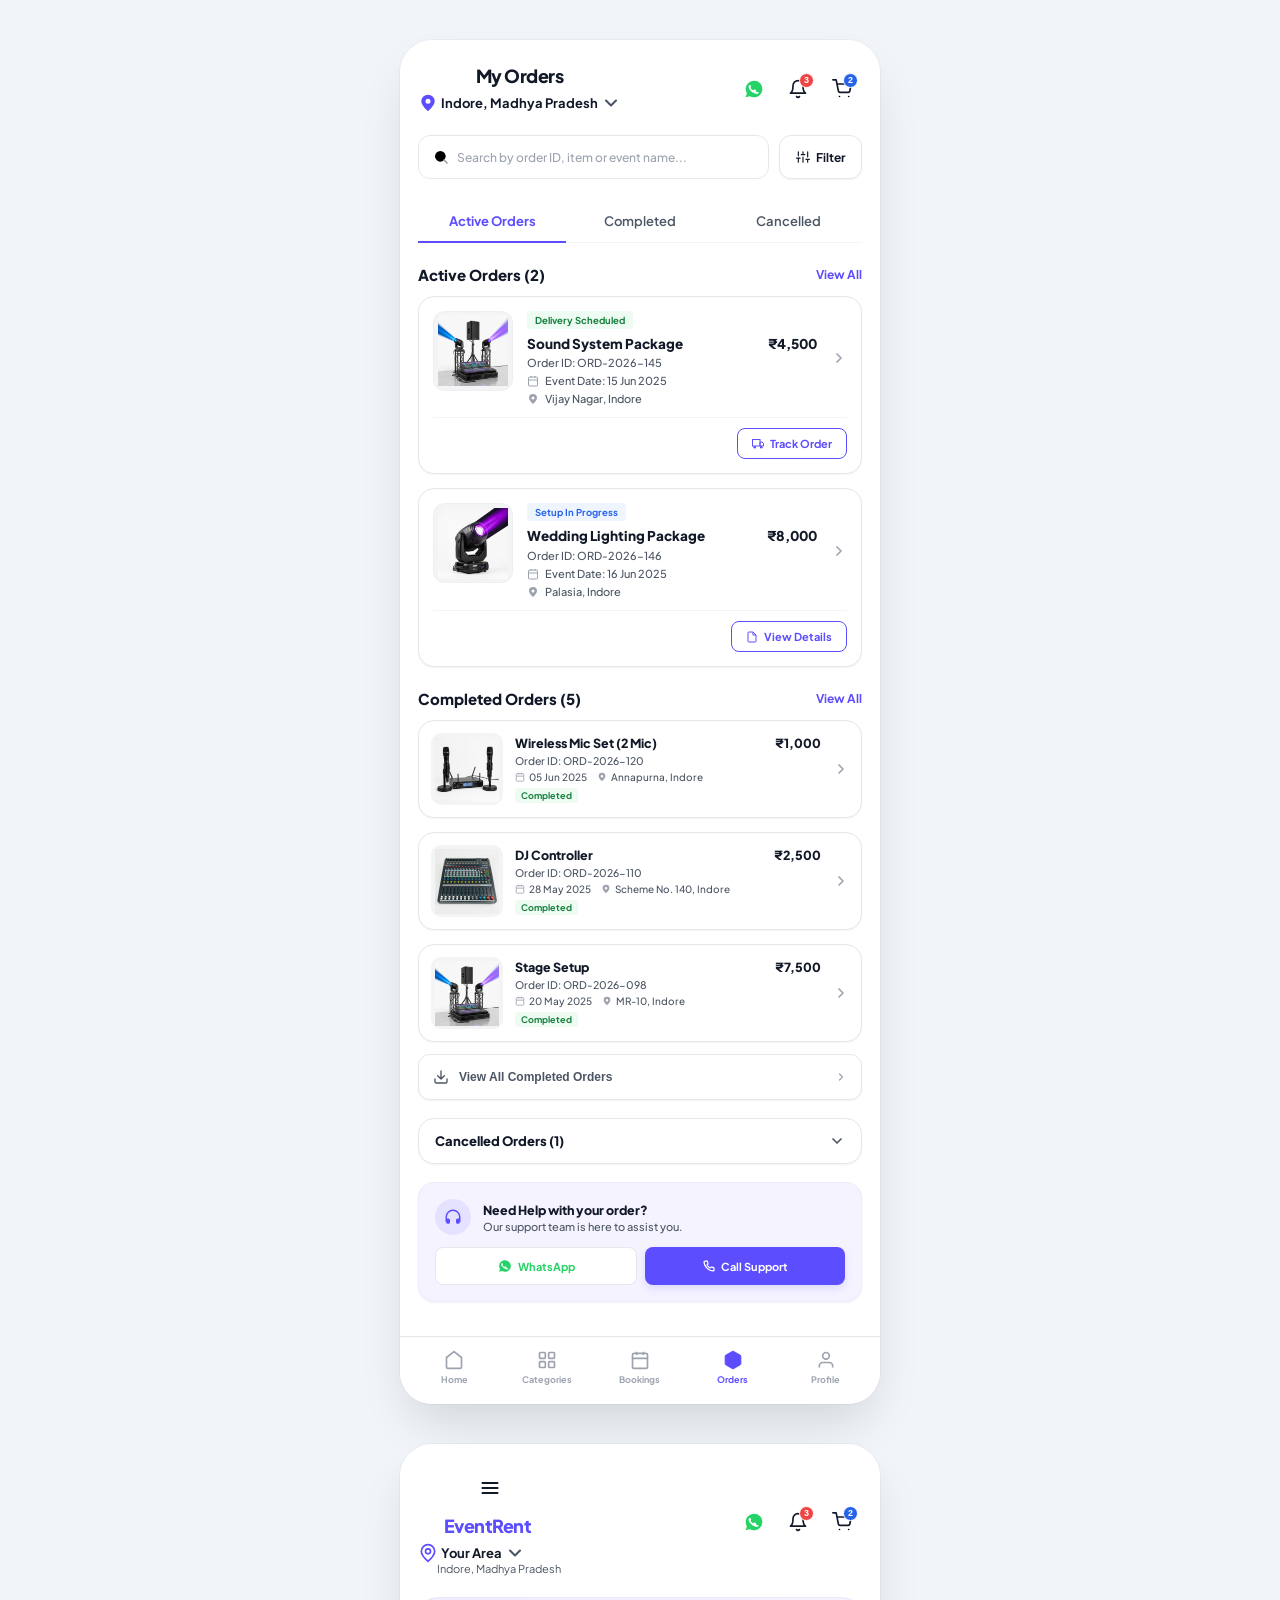
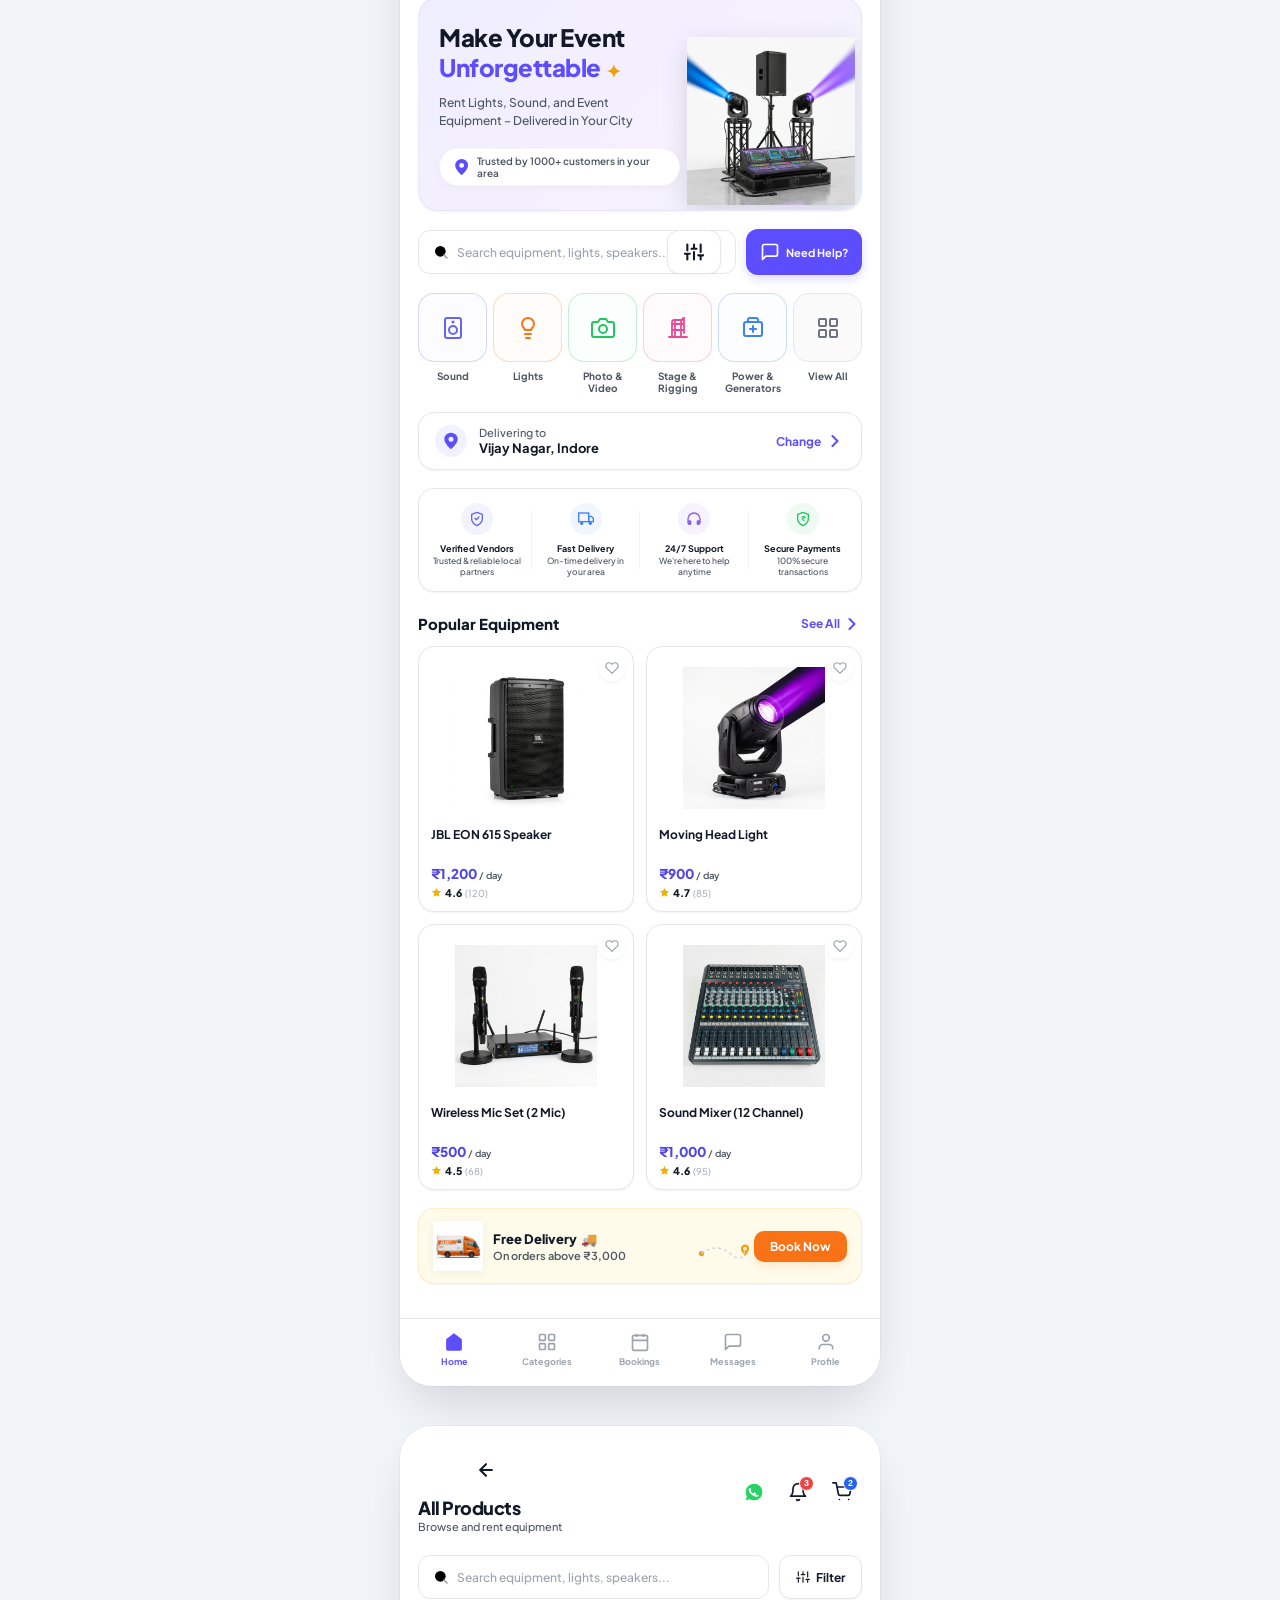
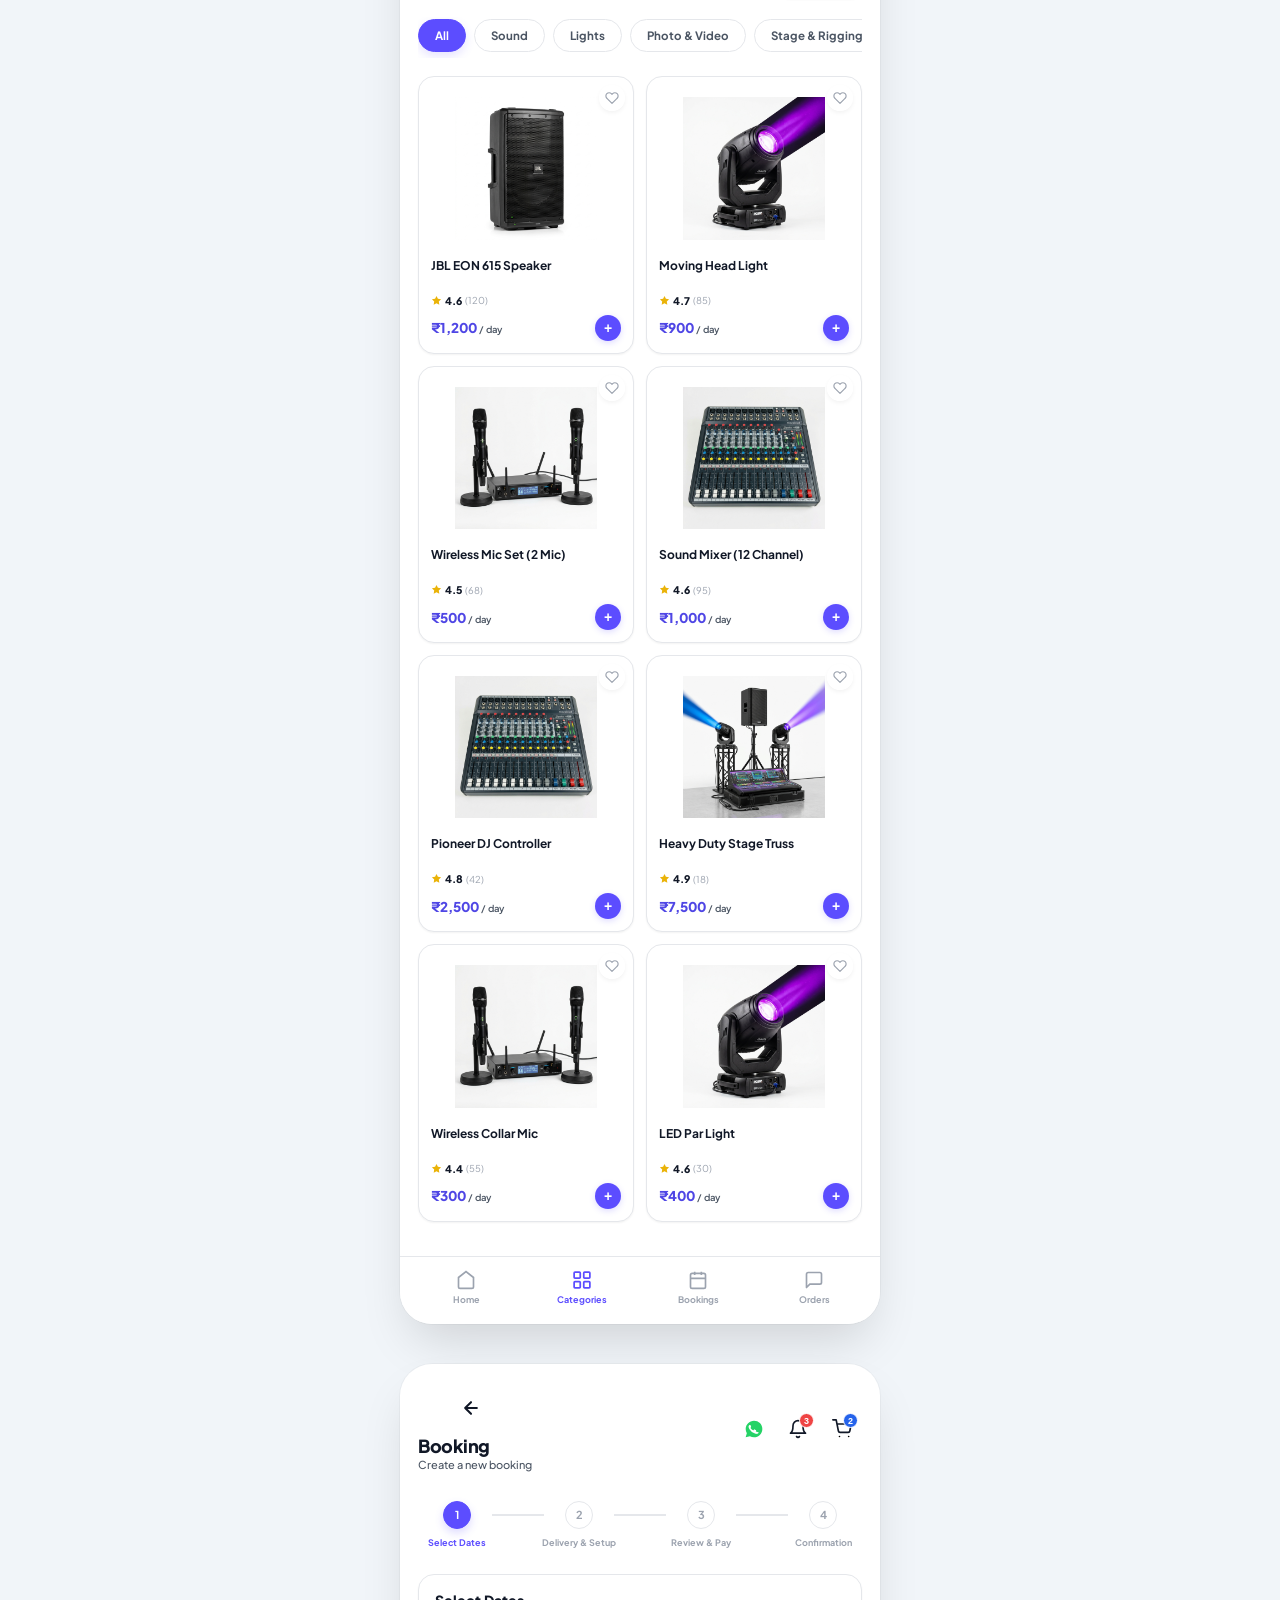
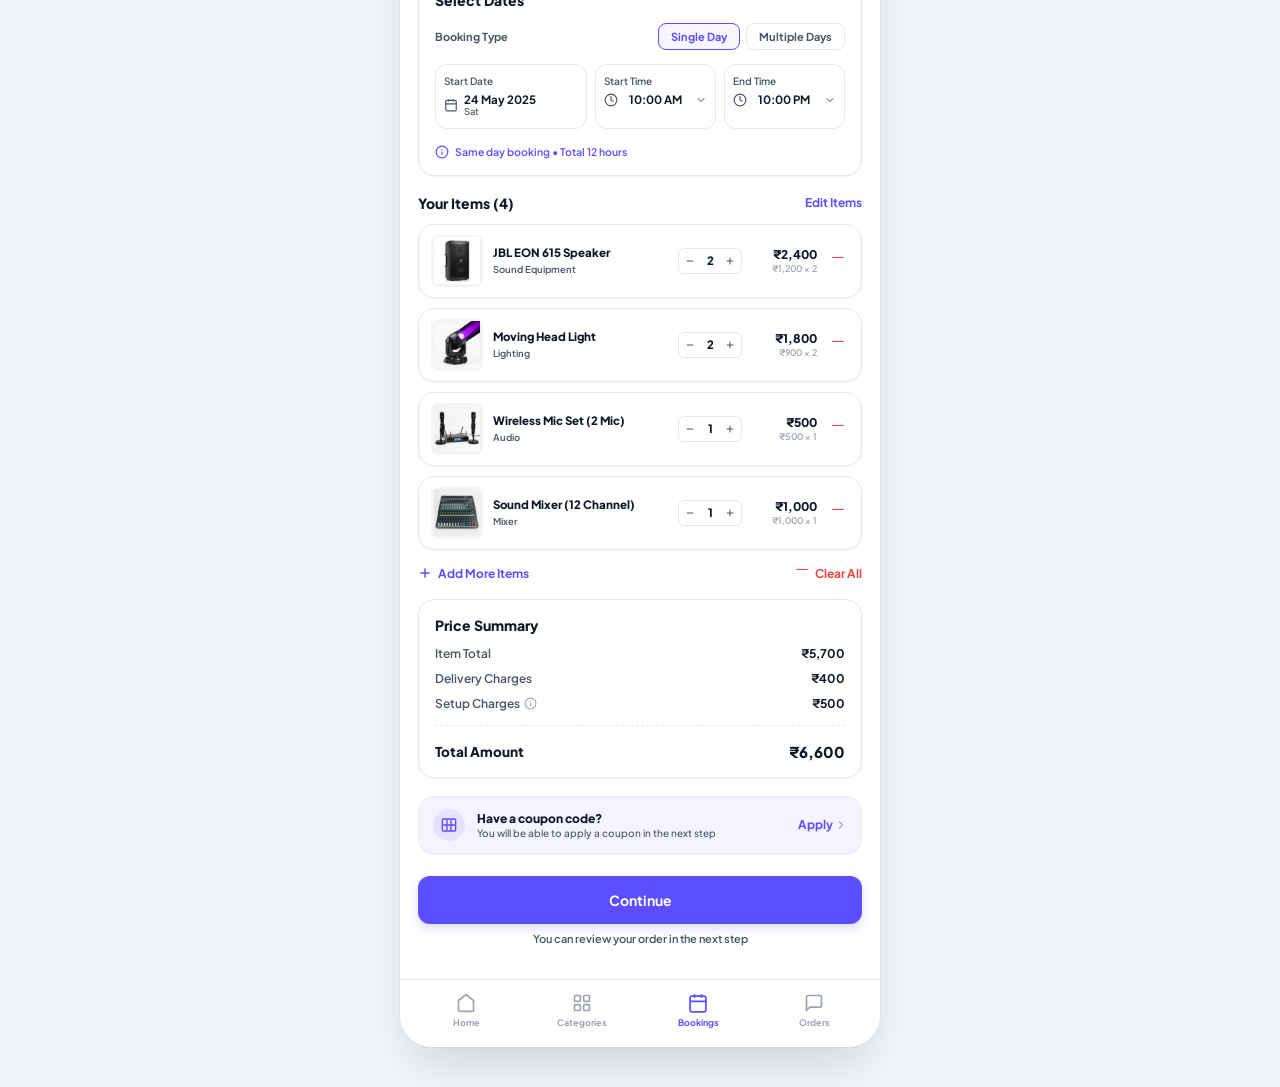
<file: combined-vertical.html>
<!DOCTYPE html>
<html lang="en">
<head>
  <meta charset="UTF-8">
  <meta name="viewport" content="width=device-width, initial-scale=1.0">
  <title>My Orders - EventRent</title>
  <!-- Google Fonts: Plus Jakarta Sans for a clean, premium modern font -->
  <link rel="preconnect" href="https://fonts.googleapis.com">
  <link rel="preconnect" href="https://fonts.gstatic.com" crossorigin>
  <link href="https://fonts.googleapis.com/css2?family=Plus+Jakarta+Sans:wght@400;500;600;700;800&display=swap" rel="stylesheet">
  <link rel="stylesheet" href="orders.css">
  <style>
    body {
      display: flex !important;
      flex-direction: column !important;
      align-items: center !important;
      justify-content: flex-start !important;
      gap: 40px !important;
      padding: 40px 20px !important;
      height: auto !important;
      min-height: 100vh !important;
    }
  </style>
</head>
<body>

  <!-- App Shell Container to restrict maximum width and center the mobile-first design -->
  <div class="app-container" id="screen-orders">

    <!-- --- TOP HEADER --- -->
    <header class="main-header">
      <div class="header-left">
        <div class="header-title-row">
          <h1 class="page-title">My Orders</h1>
        </div>
        <div class="location-selector">
          <div class="location-label-row">
            <svg viewBox="0 0 24 24" class="svg-icon pin-icon"><path d="M12 2a8 8 0 00-8 8c0 5.25 8 12 8 12s8-6.75 8-12a8 8 0 00-8-8zM12 13a3 3 0 110-6 3 3 0 010 6z" fill="currentColor"/></svg>
            <span class="location-title">Indore, Madhya Pradesh</span>
            <svg viewBox="0 0 24 24" class="svg-icon caret-icon"><path d="M6 9l6 6 6-6" fill="none" stroke="currentColor" stroke-width="2.5" stroke-linecap="round" stroke-linejoin="round"/></svg>
          </div>
        </div>
      </div>

      <div class="header-right">
        <!-- WhatsApp Icon (Green Accent) -->
        <a href="https://wa.me/#" class="icon-button whatsapp-btn" aria-label="WhatsApp Support">
          <svg viewBox="0 0 24 24" class="svg-icon whatsapp-icon" fill="currentColor">
            <path d="M12.012 2c-5.506 0-9.989 4.478-9.99 9.984a9.96 9.96 0 001.37 5.054L2 22l5.077-1.331a9.907 9.907 0 004.933 1.317h.004c5.505 0 9.989-4.478 9.99-9.986 0-2.67-1.037-5.178-2.924-7.065A9.927 9.927 0 0012.012 2zm5.735 14.13c-.315.88-1.536 1.62-2.115 1.71-.577.09-1.154.12-3.7-.93a12.87 12.87 0 01-5.328-4.697c-.63-.84-1.12-1.87-1.12-2.93 0-1.13.59-1.68.8-1.9.21-.22.46-.27.61-.27.15 0 .3 0 .43.01.14 0 .32-.06.5.38.19.45.64 1.56.7 1.68.06.12.1.26.02.43-.08.16-.16.27-.27.4-.11.13-.24.3-.34.4-.11.11-.23.23-.1.45.13.22.58.96 1.25 1.56.86.77 1.58 1.01 1.8 1.12.22.11.35.09.48-.06.13-.15.56-.65.71-.87.15-.22.3-.18.5-.11.2.07 1.27.6 1.49.71.22.11.37.17.43.27.06.1.06.57-.25 1.45z"/>
          </svg>
        </a>
        <!-- Notification Bell (Badge 3) -->
        <button class="icon-button notification-btn" aria-label="Notifications">
          <svg viewBox="0 0 24 24" class="svg-icon"><path d="M18 8A6 6 0 006 8c0 7-3 9-3 9h18s-3-2-3-9M13.73 21a2 2 0 01-3.46 0" fill="none" stroke="currentColor" stroke-width="2" stroke-linecap="round" stroke-linejoin="round"/></svg>
          <span class="badge red-badge">3</span>
        </button>
        <!-- Shopping Cart (Badge 2) -->
        <button class="icon-button cart-btn" aria-label="Cart">
          <svg viewBox="0 0 24 24" class="svg-icon"><circle cx="9" cy="21" r="1"/><circle cx="20" cy="21" r="1"/><path d="M1 1h4l2.68 13.39a2 2 0 002 1.61h9.72a2 2 0 002-1.61L23 6H6" fill="none" stroke="currentColor" stroke-width="2" stroke-linecap="round" stroke-linejoin="round"/></svg>
          <span class="badge blue-badge">2</span>
        </button>
      </div>
    </header>

    <!-- --- SEARCH & FILTER BAR --- -->
    <section class="search-filter-bar">
      <div class="search-container">
        <svg viewBox="0 0 24 24" class="search-icon"><circle cx="11" cy="11" r="8"/><path d="M21 21l-4.35-4.35" fill="none" stroke="currentColor" stroke-width="2.5" stroke-linecap="round"/></svg>
        <input type="text" class="search-input" placeholder="Search by order ID, item or event name...">
      </div>
      <button class="filter-button">
        <svg viewBox="0 0 24 24" class="filter-icon"><path d="M4 21v-7M4 10V3M12 21v-9M12 8V3M20 21v-5M20 12V3M1 14h6M9 8h6M17 16h6" fill="none" stroke="currentColor" stroke-width="2" stroke-linecap="round"/></svg>
        <span>Filter</span>
      </button>
    </section>

    <!-- --- TABS NAVIGATION --- -->
    <nav class="status-tabs">
      <button class="tab-item active">Active Orders</button>
      <button class="tab-item">Completed</button>
      <button class="tab-item">Cancelled</button>
    </nav>

    <!-- --- ACTIVE ORDERS SECTION --- -->
    <section class="orders-section">
      <div class="section-header">
        <h2 class="section-title">Active Orders (2)</h2>
        <a href="#" class="view-all-link">View All</a>
      </div>

      <div class="orders-list">
        <!-- Active Order 1: Sound System Package -->
        <article class="order-card-large">
          <div class="card-main-info">
            <div class="order-image-box">
              <!-- Reused assets/hero_equipment.png which fits a Sound Package perfectly -->
              <img src="assets/hero_equipment.png" alt="Sound System Package" class="order-image">
            </div>
            
            <div class="order-details-box">
              <div class="status-badge-row">
                <span class="status-badge scheduled">Delivery Scheduled</span>
              </div>
              
              <div class="title-price-row">
                <h3 class="order-item-title">Sound System Package</h3>
                <span class="order-price">₹4,500</span>
              </div>
              
              <p class="order-id">Order ID: ORD-2026-145</p>
              
              <div class="metadata-row">
                <svg viewBox="0 0 24 24" class="meta-icon"><rect x="3" y="4" width="18" height="18" rx="2" fill="none" stroke="currentColor" stroke-width="2"/><path d="M16 2v4M8 2v4M3 10h18" fill="none" stroke="currentColor" stroke-width="2"/></svg>
                <span class="meta-text">Event Date: 15 Jun 2025</span>
              </div>
              
              <div class="metadata-row">
                <svg viewBox="0 0 24 24" class="meta-icon"><path d="M12 2a8 8 0 00-8 8c0 5.25 8 12 8 12s8-6.75 8-12a8 8 0 00-8-8zM12 13a3 3 0 110-6 3 3 0 010 6z" fill="currentColor"/></svg>
                <span class="meta-text">Vijay Nagar, Indore</span>
              </div>
            </div>
            
            <div class="card-chevron-col">
              <svg viewBox="0 0 24 24" class="chevron-icon"><path d="M9 18l6-6-6-6" fill="none" stroke="currentColor" stroke-width="2.5" stroke-linecap="round" stroke-linejoin="round"/></svg>
            </div>
          </div>
          
          <div class="card-action-row">
            <button class="action-btn-outline">
              <svg viewBox="0 0 24 24" class="btn-icon"><rect x="1" y="3" width="15" height="13" fill="none" stroke="currentColor" stroke-width="2"/><polygon points="16 8 20 8 23 11 23 16 16 16 16 8" fill="none" stroke="currentColor" stroke-width="2"/><circle cx="5.5" cy="18.5" r="2.5" fill="currentColor"/><circle cx="18.5" cy="18.5" r="2.5" fill="currentColor"/></svg>
              <span>Track Order</span>
            </button>
          </div>
        </article>

        <!-- Active Order 2: Wedding Lighting Package -->
        <article class="order-card-large">
          <div class="card-main-info">
            <div class="order-image-box">
              <!-- Reused assets/moving_head.png for Wedding Lighting Package -->
              <img src="assets/moving_head.png" alt="Wedding Lighting Package" class="order-image">
            </div>
            
            <div class="order-details-box">
              <div class="status-badge-row">
                <span class="status-badge in-progress">Setup In Progress</span>
              </div>
              
              <div class="title-price-row">
                <h3 class="order-item-title">Wedding Lighting Package</h3>
                <span class="order-price">₹8,000</span>
              </div>
              
              <p class="order-id">Order ID: ORD-2026-146</p>
              
              <div class="metadata-row">
                <svg viewBox="0 0 24 24" class="meta-icon"><rect x="3" y="4" width="18" height="18" rx="2" fill="none" stroke="currentColor" stroke-width="2"/><path d="M16 2v4M8 2v4M3 10h18" fill="none" stroke="currentColor" stroke-width="2"/></svg>
                <span class="meta-text">Event Date: 16 Jun 2025</span>
              </div>
              
              <div class="metadata-row">
                <svg viewBox="0 0 24 24" class="meta-icon"><path d="M12 2a8 8 0 00-8 8c0 5.25 8 12 8 12s8-6.75 8-12a8 8 0 00-8-8zM12 13a3 3 0 110-6 3 3 0 010 6z" fill="currentColor"/></svg>
                <span class="meta-text">Palasia, Indore</span>
              </div>
            </div>
            
            <div class="card-chevron-col">
              <svg viewBox="0 0 24 24" class="chevron-icon"><path d="M9 18l6-6-6-6" fill="none" stroke="currentColor" stroke-width="2.5" stroke-linecap="round" stroke-linejoin="round"/></svg>
            </div>
          </div>
          
          <div class="card-action-row">
            <button class="action-btn-outline">
              <svg viewBox="0 0 24 24" class="btn-icon"><path d="M14 2H6a2 2 0 0 0-2 2v16a2 2 0 0 0 2 2h12a2 2 0 0 0 2-2V8z" fill="none" stroke="currentColor" stroke-width="2"/><polyline points="14 2 14 8 20 8" fill="none" stroke="currentColor" stroke-width="2"/></svg>
              <span>View Details</span>
            </button>
          </div>
        </article>
      </div>
    </section>

    <!-- --- COMPLETED ORDERS SECTION --- -->
    <section class="orders-section">
      <div class="section-header">
        <h2 class="section-title">Completed Orders (5)</h2>
        <a href="#" class="view-all-link">View All</a>
      </div>

      <div class="orders-list">
        <!-- Completed Card 1: Wireless Mic Set (2 Mic) -->
        <article class="order-card-compact">
          <div class="compact-image-box">
            <img src="assets/wireless_mic.png" alt="Wireless Mic Set" class="compact-image">
          </div>
          
          <div class="compact-details-box">
            <div class="compact-title-row">
              <h3 class="compact-item-title">Wireless Mic Set (2 Mic)</h3>
              <span class="compact-price">₹1,000</span>
            </div>
            
            <p class="compact-id">Order ID: ORD-2026-120</p>
            
            <div class="compact-meta-container">
              <div class="compact-meta-item">
                <svg viewBox="0 0 24 24" class="compact-meta-icon"><rect x="3" y="4" width="18" height="18" rx="2" fill="none" stroke="currentColor" stroke-width="2"/><path d="M16 2v4M8 2v4M3 10h18" fill="none" stroke="currentColor" stroke-width="2"/></svg>
                <span>05 Jun 2025</span>
              </div>
              <div class="compact-meta-item">
                <svg viewBox="0 0 24 24" class="compact-meta-icon"><path d="M12 2a8 8 0 00-8 8c0 5.25 8 12 8 12s8-6.75 8-12a8 8 0 00-8-8zM12 13a3 3 0 110-6 3 3 0 010 6z" fill="currentColor"/></svg>
                <span>Annapurna, Indore</span>
              </div>
            </div>
            
            <div class="compact-footer-row">
              <span class="status-badge-inline completed">Completed</span>
            </div>
          </div>
          
          <div class="compact-chevron-col">
            <svg viewBox="0 0 24 24" class="chevron-icon"><path d="M9 18l6-6-6-6" fill="none" stroke="currentColor" stroke-width="2.5" stroke-linecap="round" stroke-linejoin="round"/></svg>
          </div>
        </article>

        <!-- Completed Card 2: DJ Controller -->
        <article class="order-card-compact">
          <div class="compact-image-box">
            <img src="assets/sound_mixer.png" alt="DJ Controller" class="compact-image">
          </div>
          
          <div class="compact-details-box">
            <div class="compact-title-row">
              <h3 class="compact-item-title">DJ Controller</h3>
              <span class="compact-price">₹2,500</span>
            </div>
            
            <p class="compact-id">Order ID: ORD-2026-110</p>
            
            <div class="compact-meta-container">
              <div class="compact-meta-item">
                <svg viewBox="0 0 24 24" class="compact-meta-icon"><rect x="3" y="4" width="18" height="18" rx="2" fill="none" stroke="currentColor" stroke-width="2"/><path d="M16 2v4M8 2v4M3 10h18" fill="none" stroke="currentColor" stroke-width="2"/></svg>
                <span>28 May 2025</span>
              </div>
              <div class="compact-meta-item">
                <svg viewBox="0 0 24 24" class="compact-meta-icon"><path d="M12 2a8 8 0 00-8 8c0 5.25 8 12 8 12s8-6.75 8-12a8 8 0 00-8-8zM12 13a3 3 0 110-6 3 3 0 010 6z" fill="currentColor"/></svg>
                <span>Scheme No. 140, Indore</span>
              </div>
            </div>
            
            <div class="compact-footer-row">
              <span class="status-badge-inline completed">Completed</span>
            </div>
          </div>
          
          <div class="compact-chevron-col">
            <svg viewBox="0 0 24 24" class="chevron-icon"><path d="M9 18l6-6-6-6" fill="none" stroke="currentColor" stroke-width="2.5" stroke-linecap="round" stroke-linejoin="round"/></svg>
          </div>
        </article>

        <!-- Completed Card 3: Stage Setup -->
        <article class="order-card-compact">
          <div class="compact-image-box">
            <img src="assets/hero_equipment.png" alt="Stage Setup" class="compact-image">
          </div>
          
          <div class="compact-details-box">
            <div class="compact-title-row">
              <h3 class="compact-item-title">Stage Setup</h3>
              <span class="compact-price">₹7,500</span>
            </div>
            
            <p class="compact-id">Order ID: ORD-2026-098</p>
            
            <div class="compact-meta-container">
              <div class="compact-meta-item">
                <svg viewBox="0 0 24 24" class="compact-meta-icon"><rect x="3" y="4" width="18" height="18" rx="2" fill="none" stroke="currentColor" stroke-width="2"/><path d="M16 2v4M8 2v4M3 10h18" fill="none" stroke="currentColor" stroke-width="2"/></svg>
                <span>20 May 2025</span>
              </div>
              <div class="compact-meta-item">
                <svg viewBox="0 0 24 24" class="compact-meta-icon"><path d="M12 2a8 8 0 00-8 8c0 5.25 8 12 8 12s8-6.75 8-12a8 8 0 00-8-8zM12 13a3 3 0 110-6 3 3 0 010 6z" fill="currentColor"/></svg>
                <span>MR-10, Indore</span>
              </div>
            </div>
            
            <div class="compact-footer-row">
              <span class="status-badge-inline completed">Completed</span>
            </div>
          </div>
          
          <div class="compact-chevron-col">
            <svg viewBox="0 0 24 24" class="chevron-icon"><path d="M9 18l6-6-6-6" fill="none" stroke="currentColor" stroke-width="2.5" stroke-linecap="round" stroke-linejoin="round"/></svg>
          </div>
        </article>
      </div>

      <!-- View All Completed Orders Button Card -->
      <button class="view-all-completed-btn-card">
        <div class="btn-card-left">
          <svg viewBox="0 0 24 24" class="download-icon"><path d="M21 15v4a2 2 0 0 1-2 2H5a2 2 0 0 1-2-2v-4M7 10l5 5 5-5M12 15V3" fill="none" stroke="currentColor" stroke-width="2" stroke-linecap="round" stroke-linejoin="round"/></svg>
          <span class="btn-card-text">View All Completed Orders</span>
        </div>
        <svg viewBox="0 0 24 24" class="btn-chevron"><path d="M9 18l6-6-6-6" fill="none" stroke="currentColor" stroke-width="2.5" stroke-linecap="round" stroke-linejoin="round"/></svg>
      </button>
    </section>

    <!-- --- CANCELLED ORDERS ACCORDION HEADER --- -->
    <section class="cancelled-orders-header">
      <h2 class="cancelled-title">Cancelled Orders (1)</h2>
      <svg viewBox="0 0 24 24" class="expand-caret"><path d="M6 9l6 6 6-6" fill="none" stroke="currentColor" stroke-width="2.5" stroke-linecap="round" stroke-linejoin="round"/></svg>
    </section>

    <!-- --- SUPPORT HELP BANNER --- -->
    <section class="support-banner">
      <div class="support-content-left">
        <div class="support-icon-circle">
          <svg viewBox="0 0 24 24" class="headset-icon"><path d="M3 18v-6a9 9 0 0 1 18 0v6" fill="none" stroke="currentColor" stroke-width="2" stroke-linecap="round"/><path d="M21 19a2 2 0 0 1-2 2h-1a2 2 0 0 1-2-2v-3a2 2 0 0 1 2-2h3zM3 19a2 2 0 0 0 2 2h1a2 2 0 0 0 2-2v-3a2 2 0 0 0-2-2H3z" fill="currentColor"/></svg>
        </div>
        <div class="support-texts">
          <h3 class="support-headline">Need Help with your order?</h3>
          <p class="support-sub">Our support team is here to assist you.</p>
        </div>
      </div>
      
      <div class="support-actions-right">
        <!-- WhatsApp Support Button (Outline) -->
        <a href="https://wa.me/#" class="support-btn-whatsapp">
          <svg viewBox="0 0 24 24" class="btn-whatsapp-icon" fill="currentColor">
            <path d="M12.012 2c-5.506 0-9.989 4.478-9.99 9.984a9.96 9.96 0 001.37 5.054L2 22l5.077-1.331a9.907 9.907 0 004.933 1.317h.004c5.505 0 9.989-4.478 9.99-9.986 0-2.67-1.037-5.178-2.924-7.065A9.927 9.927 0 0012.012 2zm5.735 14.13c-.315.88-1.536 1.62-2.115 1.71-.577.09-1.154.12-3.7-.93a12.87 12.87 0 01-5.328-4.697c-.63-.84-1.12-1.87-1.12-2.93 0-1.13.59-1.68.8-1.9.21-.22.46-.27.61-.27.15 0 .3 0 .43.01.14 0 .32-.06.5.38.19.45.64 1.56.7 1.68.06.12.1.26.02.43-.08.16-.16.27-.27.4-.11.13-.24.3-.34.4-.11.11-.23.23-.1.45.13.22.58.96 1.25 1.56.86.77 1.58 1.01 1.8 1.12.22.11.35.09.48-.06.13-.15.56-.65.71-.87.15-.22.3-.18.5-.11.2.07 1.27.6 1.49.71.22.11.37.17.43.27.06.1.06.57-.25 1.45z"/>
          </svg>
          <span>WhatsApp</span>
        </a>
        <!-- Call Support Button (Solid Purple) -->
        <a href="tel:#" class="support-btn-call">
          <svg viewBox="0 0 24 24" class="btn-call-icon" fill="none" stroke="currentColor" stroke-width="2.5" stroke-linecap="round" stroke-linejoin="round"><path d="M22 16.92v3a2 2 0 0 1-2.18 2 19.79 19.79 0 0 1-8.63-3.07 19.5 19.5 0 0 1-6-6 19.79 19.79 0 0 1-3.07-8.67A2 2 0 0 1 4.11 2h3a2 2 0 0 1 2 1.72 12.84 12.84 0 0 0 .7 2.81 2 2 0 0 1-.45 2.11L8.09 9.91a16 16 0 0 0 6 6l1.27-1.27a2 2 0 0 1 2.11-.45 12.84 12.84 0 0 0 2.81.7A2 2 0 0 1 22 16.92z"/></svg>
          <span>Call Support</span>
        </a>
      </div>
    </section>

    <!-- Spacer to prevent content from being covered by sticky bottom bar -->
    <div class="footer-spacer"></div>

    <!-- --- BOTTOM NAVIGATION BAR --- -->
    <nav class="bottom-nav">
      <a href="#screen-home" class="nav-item">
        <svg viewBox="0 0 24 24" class="nav-icon"><path d="M3 9l9-7 9 7v11a2 2 0 0 1-2 2H5a2 2 0 0 1-2-2z" fill="none" stroke="currentColor" stroke-width="2"/></svg>
        <span class="nav-label">Home</span>
      </a>

      <a href="#screen-catalog" class="nav-item">
        <svg viewBox="0 0 24 24" class="nav-icon"><rect x="3" y="3" width="7" height="7" rx="1" fill="none" stroke="currentColor" stroke-width="2"/><rect x="14" y="3" width="7" height="7" rx="1" fill="none" stroke="currentColor" stroke-width="2"/><rect x="14" y="14" width="7" height="7" rx="1" fill="none" stroke="currentColor" stroke-width="2"/><rect x="3" y="14" width="7" height="7" rx="1" fill="none" stroke="currentColor" stroke-width="2"/></svg>
        <span class="nav-label">Categories</span>
      </a>

      <a href="#screen-booking" class="nav-item">
        <svg viewBox="0 0 24 24" class="nav-icon"><rect x="3" y="4" width="18" height="18" rx="2" fill="none" stroke="currentColor" stroke-width="2"/><path d="M16 2v4M8 2v4M3 10h18" fill="none" stroke="currentColor" stroke-width="2"/></svg>
        <span class="nav-label">Bookings</span>
      </a>

      <a href="#screen-orders" class="nav-item active">
        <!-- Box/Cube outline for Orders active tab, as shown in mockup -->
        <svg viewBox="0 0 24 24" class="nav-icon"><path d="M21 16V8a2 2 0 0 0-1-1.73l-7-4a2 2 0 0 0-2 0l-7 4A2 2 0 0 0 3 8v8a2 2 0 0 0 1 1.73l7 4a2 2 0 0 0 2 0l7-4A2 2 0 0 0 21 16z" fill="currentColor" stroke="currentColor" stroke-width="1"/><polyline points="3.27 6.96 12 12.01 20.73 6.96" fill="none" stroke="currentColor" stroke-width="1.5"/><line x1="12" y1="22.08" x2="12" y2="12" fill="none" stroke="currentColor" stroke-width="1.5"/></svg>
        <span class="nav-label">Orders</span>
      </a>

      <a href="#" class="nav-item">
        <svg viewBox="0 0 24 24" class="nav-icon"><path d="M20 21v-2a4 4 0 0 0-4-4H8a4 4 0 0 0-4 4v2" fill="none" stroke="currentColor" stroke-width="2"/><circle cx="12" cy="7" r="4" fill="none" stroke="currentColor" stroke-width="2"/></svg>
        <span class="nav-label">Profile</span>
      </a>
    </nav>

  </div>

</body>
</html>




<!DOCTYPE html>
<html lang="en">
<head>
  <meta charset="UTF-8">
  <meta name="viewport" content="width=device-width, initial-scale=1.0">
  <title>EventRent - Rent Sound, Lights & Event Equipment</title>
  <!-- Google Fonts: Plus Jakarta Sans for a clean, premium modern font -->
  <link rel="preconnect" href="https://fonts.googleapis.com">
  <link rel="preconnect" href="https://fonts.gstatic.com" crossorigin>
  <link href="https://fonts.googleapis.com/css2?family=Plus+Jakarta+Sans:wght@400;500;600;700;800&display=swap" rel="stylesheet">
  <link rel="stylesheet" href="rental.css">
</head>
<body>

  <!-- App Shell Container to restrict maximum width and center the mobile-first design -->
  <div class="app-container" id="screen-home">

    <!-- --- TOP HEADER --- -->
    <header class="main-header">
      <div class="header-left">
        <button class="icon-button menu-btn" aria-label="Menu">
          <svg viewBox="0 0 24 24" class="svg-icon"><path d="M3 12h18M3 6h18M3 18h18" stroke="currentColor" stroke-width="2.5" stroke-linecap="round"/></svg>
        </button>
        
        <!-- Brand Name added next to menu as per requirement -->
        <span class="logo-brand">EventRent</span>

        <div class="location-selector">
          <div class="location-label-row">
            <svg viewBox="0 0 24 24" class="svg-icon pin-icon"><path d="M12 2a8 8 0 00-8 8c0 5.25 8 12 8 12s8-6.75 8-12a8 8 0 00-8-8zM12 13a3 3 0 110-6 3 3 0 010 6z" fill="none" stroke="currentColor" stroke-width="2" stroke-linecap="round" stroke-linejoin="round"/></svg>
            <span class="location-title">Your Area</span>
            <svg viewBox="0 0 24 24" class="svg-icon caret-icon"><path d="M6 9l6 6 6-6" fill="none" stroke="currentColor" stroke-width="2.5" stroke-linecap="round" stroke-linejoin="round"/></svg>
          </div>
          <span class="location-sub">Indore, Madhya Pradesh</span>
        </div>
      </div>

      <div class="header-right">
        <!-- WhatsApp Icon (Green Accent) -->
        <a href="https://wa.me/#" class="icon-button whatsapp-btn" aria-label="WhatsApp Support">
          <svg viewBox="0 0 24 24" class="svg-icon whatsapp-icon" fill="currentColor">
            <path d="M12.012 2c-5.506 0-9.989 4.478-9.99 9.984a9.96 9.96 0 001.37 5.054L2 22l5.077-1.331a9.907 9.907 0 004.933 1.317h.004c5.505 0 9.989-4.478 9.99-9.986 0-2.67-1.037-5.178-2.924-7.065A9.927 9.927 0 0012.012 2zm5.735 14.13c-.315.88-1.536 1.62-2.115 1.71-.577.09-1.154.12-3.7-.93a12.87 12.87 0 01-5.328-4.697c-.63-.84-1.12-1.87-1.12-2.93 0-1.13.59-1.68.8-1.9.21-.22.46-.27.61-.27.15 0 .3 0 .43.01.14 0 .32-.06.5.38.19.45.64 1.56.7 1.68.06.12.1.26.02.43-.08.16-.16.27-.27.4-.11.13-.24.3-.34.4-.11.11-.23.23-.1.45.13.22.58.96 1.25 1.56.86.77 1.58 1.01 1.8 1.12.22.11.35.09.48-.06.13-.15.56-.65.71-.87.15-.22.3-.18.5-.11.2.07 1.27.6 1.49.71.22.11.37.17.43.27.06.1.06.57-.25 1.45z"/>
          </svg>
        </a>
        <!-- Notification Bell (Badge 3) -->
        <button class="icon-button notification-btn" aria-label="Notifications">
          <svg viewBox="0 0 24 24" class="svg-icon"><path d="M18 8A6 6 0 006 8c0 7-3 9-3 9h18s-3-2-3-9M13.73 21a2 2 0 01-3.46 0" fill="none" stroke="currentColor" stroke-width="2" stroke-linecap="round" stroke-linejoin="round"/></svg>
          <span class="badge red-badge">3</span>
        </button>
        <!-- Shopping Cart (Badge 2) -->
        <button class="icon-button cart-btn" aria-label="Cart">
          <svg viewBox="0 0 24 24" class="svg-icon"><circle cx="9" cy="21" r="1"/><circle cx="20" cy="21" r="1"/><path d="M1 1h4l2.68 13.39a2 2 0 002 1.61h9.72a2 2 0 002-1.61L23 6H6" fill="none" stroke="currentColor" stroke-width="2" stroke-linecap="round" stroke-linejoin="round"/></svg>
          <span class="badge blue-badge">2</span>
        </button>
      </div>
    </header>

    <!-- --- HERO BANNER --- -->
    <section class="hero-banner">
      <div class="hero-content">
        <h1 class="hero-title">
          Make Your Event<br>
          <span class="hero-highlight">Unforgettable <span class="sparkle">✦</span></span>
        </h1>
        <p class="hero-subtitle">
          Rent Lights, Sound, and Event<br>
          Equipment – Delivered in Your City
        </p>
        <div class="trust-pill">
          <svg viewBox="0 0 24 24" class="svg-icon pill-pin"><path d="M12 2a8 8 0 00-8 8c0 5.25 8 12 8 12s8-6.75 8-12a8 8 0 00-8-8zM12 13a3 3 0 110-6 3 3 0 010 6z" fill="currentColor"/></svg>
          <span>Trusted by 1000+ customers in your area</span>
        </div>
      </div>
      <div class="hero-image-wrapper">
        <img src="assets/hero_equipment.png" alt="Event Equipment Stack" class="hero-image">
      </div>
    </section>

    <!-- --- SEARCH & HELP BAR --- -->
    <section class="search-help-bar">
      <div class="search-container">
        <svg viewBox="0 0 24 24" class="search-icon"><circle cx="11" cy="11" r="8"/><path d="M21 21l-4.35-4.35" fill="none" stroke="currentColor" stroke-width="2.5" stroke-linecap="round"/></svg>
        <input type="text" class="search-input" placeholder="Search equipment, lights, speakers...">
        <button class="filter-button" aria-label="Filter results">
          <svg viewBox="0 0 24 24" class="svg-icon"><path d="M4 21v-7M4 10V3M12 21v-9M12 8V3M20 21v-5M20 12V3M1 14h6M9 8h6M17 16h6" fill="none" stroke="currentColor" stroke-width="2.5" stroke-linecap="round"/></svg>
        </button>
      </div>
      <button class="need-help-button">
        <svg viewBox="0 0 24 24" class="svg-icon help-chat-icon"><path d="M21 15a2 2 0 0 1-2 2H7l-4 4V5a2 2 0 0 1 2-2h14a2 2 0 0 1 2 2z" fill="none" stroke="currentColor" stroke-width="2" stroke-linecap="round" stroke-linejoin="round"/></svg>
        <span>Need Help?</span>
      </button>
    </section>

    <!-- --- CATEGORIES SLIDER --- -->
    <section class="categories-section">
      <div class="category-card sound" onclick="document.getElementById('screen-catalog').scrollIntoView({behavior: 'smooth'})">
        <div class="category-icon-box">
          <svg viewBox="0 0 24 24" class="category-icon"><rect x="4" y="2" width="16" height="20" rx="2" fill="none" stroke="currentColor" stroke-width="2"/><circle cx="12" cy="14" r="4" fill="none" stroke="currentColor" stroke-width="2"/><circle cx="12" cy="6" r="1.5" fill="currentColor"/></svg>
        </div>
        <span class="category-label">Sound</span>
      </div>

      <div class="category-card lights" onclick="document.getElementById('screen-catalog').scrollIntoView({behavior: 'smooth'})">
        <div class="category-icon-box">
          <svg viewBox="0 0 24 24" class="category-icon"><path d="M15 14c.2-1 .7-1.7 1.5-2.5 1-.9 1.5-2.2 1.5-3.5A6 6 0 006 8c0 1 .4 2.2 1.5 3.5.7.8 1.3 1.5 1.5 2.5h6zM9 18h6M10 22h4" fill="none" stroke="currentColor" stroke-width="2" stroke-linecap="round" stroke-linejoin="round"/></svg>
        </div>
        <span class="category-label">Lights</span>
      </div>

      <div class="category-card photo-video" onclick="document.getElementById('screen-catalog').scrollIntoView({behavior: 'smooth'})">
        <div class="category-icon-box">
          <svg viewBox="0 0 24 24" class="category-icon"><path d="M23 19a2 2 0 0 1-2 2H3a2 2 0 0 1-2-2V8a2 2 0 0 1 2-2h4l2-3h6l2 3h4a2 2 0 0 1 2 2z" fill="none" stroke="currentColor" stroke-width="2" stroke-linejoin="round"/><circle cx="12" cy="13" r="4" fill="none" stroke="currentColor" stroke-width="2"/></svg>
        </div>
        <span class="category-label">Photo & Video</span>
      </div>

      <div class="category-card stage-rigging" onclick="document.getElementById('screen-catalog').scrollIntoView({behavior: 'smooth'})">
        <div class="category-icon-box">
          <svg viewBox="0 0 24 24" class="category-icon"><path d="M3 21h18M6 21V6a2 2 0 0 1 2-2h8a2 2 0 0 1 2-2v15M6 8h12M6 14h12M9 4v17M15 4v17" fill="none" stroke="currentColor" stroke-width="1.8" stroke-linecap="round"/></svg>
        </div>
        <span class="category-label">Stage & Rigging</span>
      </div>

      <div class="category-card power-generators" onclick="document.getElementById('screen-catalog').scrollIntoView({behavior: 'smooth'})">
        <div class="category-icon-box">
          <svg viewBox="0 0 24 24" class="category-icon"><rect x="3" y="6" width="18" height="14" rx="2" fill="none" stroke="currentColor" stroke-width="2"/><path d="M7 6V4a2 2 0 0 1 2-2h6a2 2 0 0 1 2 2v2M12 10v6M9 13h6" fill="none" stroke="currentColor" stroke-width="2" stroke-linecap="round"/></svg>
        </div>
        <span class="category-label">Power & Generators</span>
      </div>

      <div class="category-card view-all" onclick="document.getElementById('screen-catalog').scrollIntoView({behavior: 'smooth'})">
        <div class="category-icon-box">
          <svg viewBox="0 0 24 24" class="category-icon"><rect x="3" y="3" width="7" height="7" rx="1" fill="none" stroke="currentColor" stroke-width="2"/><rect x="14" y="3" width="7" height="7" rx="1" fill="none" stroke="currentColor" stroke-width="2"/><rect x="14" y="14" width="7" height="7" rx="1" fill="none" stroke="currentColor" stroke-width="2"/><rect x="3" y="14" width="7" height="7" rx="1" fill="none" stroke="currentColor" stroke-width="2"/></svg>
        </div>
        <span class="category-label">View All</span>
      </div>
    </section>

    <!-- --- DELIVERY LOCATION ROW --- -->
    <section class="delivery-location-card">
      <div class="delivery-details">
        <div class="location-pin-circle">
          <svg viewBox="0 0 24 24" class="svg-icon delivery-pin"><path d="M12 2a8 8 0 00-8 8c0 5.25 8 12 8 12s8-6.75 8-12a8 8 0 00-8-8zM12 13a3 3 0 110-6 3 3 0 010 6z" fill="currentColor"/></svg>
        </div>
        <div class="delivery-text">
          <span class="delivery-title">Delivering to</span>
          <span class="delivery-address">Vijay Nagar, Indore</span>
        </div>
      </div>
      <button class="change-location-btn">
        <span>Change</span>
        <svg viewBox="0 0 24 24" class="svg-icon arrow-right"><path d="M9 18l6-6-6-6" fill="none" stroke="currentColor" stroke-width="2.5" stroke-linecap="round" stroke-linejoin="round"/></svg>
      </button>
    </section>

    <!-- --- TRUST INDICATORS --- -->
    <section class="trust-indicators-grid">
      <div class="trust-item">
        <div class="trust-icon-wrapper verified">
          <svg viewBox="0 0 24 24" class="trust-icon"><path d="M12 22s8-4 8-10V5l-8-3-8 3v7c0 6 8 10 8 10z" fill="none" stroke="currentColor" stroke-width="2" stroke-linejoin="round"/><path d="M9 11l2 2 4-4" fill="none" stroke="currentColor" stroke-width="2" stroke-linecap="round" stroke-linejoin="round"/></svg>
        </div>
        <div class="trust-info">
          <h3 class="trust-heading">Verified Vendors</h3>
          <p class="trust-desc">Trusted & reliable local partners</p>
        </div>
      </div>

      <div class="trust-item">
        <div class="trust-icon-wrapper delivery">
          <svg viewBox="0 0 24 24" class="trust-icon"><rect x="1" y="3" width="15" height="13" fill="none" stroke="currentColor" stroke-width="2"/><polygon points="16 8 20 8 23 11 23 16 16 16 16 8" fill="none" stroke="currentColor" stroke-width="2"/><circle cx="5.5" cy="18.5" r="2.5" fill="currentColor"/><circle cx="18.5" cy="18.5" r="2.5" fill="currentColor"/></svg>
        </div>
        <div class="trust-info">
          <h3 class="trust-heading">Fast Delivery</h3>
          <p class="trust-desc">On-time delivery in your area</p>
        </div>
      </div>

      <div class="trust-item">
        <div class="trust-icon-wrapper support">
          <svg viewBox="0 0 24 24" class="trust-icon"><path d="M3 18v-6a9 9 0 0 1 18 0v6" fill="none" stroke="currentColor" stroke-width="2" stroke-linecap="round"/><path d="M21 19a2 2 0 0 1-2 2h-1a2 2 0 0 1-2-2v-3a2 2 0 0 1 2-2h3zM3 19a2 2 0 0 0 2 2h1a2 2 0 0 0 2-2v-3a2 2 0 0 0-2-2H3z" fill="currentColor"/></svg>
        </div>
        <div class="trust-info">
          <h3 class="trust-heading">24/7 Support</h3>
          <p class="trust-desc">We're here to help anytime</p>
        </div>
      </div>

      <div class="trust-item">
        <div class="trust-icon-wrapper secure">
          <svg viewBox="0 0 24 24" class="trust-icon"><path d="M12 22s8-4 8-10V5l-8-3-8 3v7c0 6 8 10 8 10z" fill="none" stroke="currentColor" stroke-width="2" stroke-linejoin="round"/><text x="8.5" y="15" font-family="'Plus Jakarta Sans', sans-serif" font-weight="700" font-size="10" fill="currentColor">₹</text></svg>
        </div>
        <div class="trust-info">
          <h3 class="trust-heading">Secure Payments</h3>
          <p class="trust-desc">100% secure transactions</p>
        </div>
      </div>
    </section>

    <!-- --- POPULAR EQUIPMENT --- -->
    <section class="popular-section">
      <div class="section-header">
        <h2 class="section-title">Popular Equipment</h2>
        <a href="#screen-catalog" class="see-all-link">
          <span>See All</span>
          <svg viewBox="0 0 24 24" class="svg-icon arrow-right"><path d="M9 18l6-6-6-6" fill="none" stroke="currentColor" stroke-width="2.5" stroke-linecap="round" stroke-linejoin="round"/></svg>
        </a>
      </div>

      <div class="products-grid">
        <!-- Card 1: JBL EON 615 Speaker -->
        <article class="product-card" onclick="document.getElementById('screen-booking').scrollIntoView({behavior: 'smooth'})">
          <button class="favorite-btn" aria-label="Add to wishlist">
            <svg viewBox="0 0 24 24" class="heart-icon"><path d="M20.84 4.61a5.5 5.5 0 0 0-7.78 0L12 5.67l-1.06-1.06a5.5 5.5 0 0 0-7.78 7.78l1.06 1.06L12 21.23l7.78-7.78 1.06-1.06a5.5 5.5 0 0 0 0-7.78z" fill="none" stroke="currentColor" stroke-width="2" stroke-linecap="round" stroke-linejoin="round"/></svg>
          </button>
          <div class="product-image-box">
            <img src="assets/speaker_jbl.png" alt="JBL EON 615 Speaker" class="product-image">
          </div>
          <div class="product-details">
            <h3 class="product-name">JBL EON 615 Speaker</h3>
            <div class="product-price-row">
              <span class="price">₹1,200</span>
              <span class="period">/ day</span>
            </div>
            <div class="product-rating">
              <svg viewBox="0 0 24 24" class="star-icon"><polygon points="12 2 15.09 8.26 22 9.27 17 14.14 18.18 21.02 12 17.77 5.82 21.02 7 14.14 2 9.27 8.91 8.26 12 2" fill="currentColor"/></svg>
              <span class="rating-val">4.6</span>
              <span class="rating-count">(120)</span>
            </div>
          </div>
        </article>

        <!-- Card 2: Moving Head Light -->
        <article class="product-card" onclick="document.getElementById('screen-booking').scrollIntoView({behavior: 'smooth'})">
          <button class="favorite-btn" aria-label="Add to wishlist">
            <svg viewBox="0 0 24 24" class="heart-icon"><path d="M20.84 4.61a5.5 5.5 0 0 0-7.78 0L12 5.67l-1.06-1.06a5.5 5.5 0 0 0-7.78 7.78l1.06 1.06L12 21.23l7.78-7.78 1.06-1.06a5.5 5.5 0 0 0 0-7.78z" fill="none" stroke="currentColor" stroke-width="2" stroke-linecap="round" stroke-linejoin="round"/></svg>
          </button>
          <div class="product-image-box">
            <img src="assets/moving_head.png" alt="Moving Head Light" class="product-image">
          </div>
          <div class="product-details">
            <h3 class="product-name">Moving Head Light</h3>
            <div class="product-price-row">
              <span class="price">₹900</span>
              <span class="period">/ day</span>
            </div>
            <div class="product-rating">
              <svg viewBox="0 0 24 24" class="star-icon"><polygon points="12 2 15.09 8.26 22 9.27 17 14.14 18.18 21.02 12 17.77 5.82 21.02 7 14.14 2 9.27 8.91 8.26 12 2" fill="currentColor"/></svg>
              <span class="rating-val">4.7</span>
              <span class="rating-count">(85)</span>
            </div>
          </div>
        </article>

        <!-- Card 3: Wireless Mic Set (2 Mic) -->
        <article class="product-card" onclick="document.getElementById('screen-booking').scrollIntoView({behavior: 'smooth'})">
          <button class="favorite-btn" aria-label="Add to wishlist">
            <svg viewBox="0 0 24 24" class="heart-icon"><path d="M20.84 4.61a5.5 5.5 0 0 0-7.78 0L12 5.67l-1.06-1.06a5.5 5.5 0 0 0-7.78 7.78l1.06 1.06L12 21.23l7.78-7.78 1.06-1.06a5.5 5.5 0 0 0 0-7.78z" fill="none" stroke="currentColor" stroke-width="2" stroke-linecap="round" stroke-linejoin="round"/></svg>
          </button>
          <div class="product-image-box">
            <img src="assets/wireless_mic.png" alt="Wireless Mic Set (2 Mic)" class="product-image">
          </div>
          <div class="product-details">
            <h3 class="product-name">Wireless Mic Set (2 Mic)</h3>
            <div class="product-price-row">
              <span class="price">₹500</span>
              <span class="period">/ day</span>
            </div>
            <div class="product-rating">
              <svg viewBox="0 0 24 24" class="star-icon"><polygon points="12 2 15.09 8.26 22 9.27 17 14.14 18.18 21.02 12 17.77 5.82 21.02 7 14.14 2 9.27 8.91 8.26 12 2" fill="currentColor"/></svg>
              <span class="rating-val">4.5</span>
              <span class="rating-count">(68)</span>
            </div>
          </div>
        </article>

        <!-- Card 4: Sound Mixer (12 Channel) -->
        <article class="product-card" onclick="document.getElementById('screen-booking').scrollIntoView({behavior: 'smooth'})">
          <button class="favorite-btn" aria-label="Add to wishlist">
            <svg viewBox="0 0 24 24" class="heart-icon"><path d="M20.84 4.61a5.5 5.5 0 0 0-7.78 0L12 5.67l-1.06-1.06a5.5 5.5 0 0 0-7.78 7.78l1.06 1.06L12 21.23l7.78-7.78 1.06-1.06a5.5 5.5 0 0 0 0-7.78z" fill="none" stroke="currentColor" stroke-width="2" stroke-linecap="round" stroke-linejoin="round"/></svg>
          </button>
          <div class="product-image-box">
            <img src="assets/sound_mixer.png" alt="Sound Mixer (12 Channel)" class="product-image">
          </div>
          <div class="product-details">
            <h3 class="product-name">Sound Mixer (12 Channel)</h3>
            <div class="product-price-row">
              <span class="price">₹1,000</span>
              <span class="period">/ day</span>
            </div>
            <div class="product-rating">
              <svg viewBox="0 0 24 24" class="star-icon"><polygon points="12 2 15.09 8.26 22 9.27 17 14.14 18.18 21.02 12 17.77 5.82 21.02 7 14.14 2 9.27 8.91 8.26 12 2" fill="currentColor"/></svg>
              <span class="rating-val">4.6</span>
              <span class="rating-count">(95)</span>
            </div>
          </div>
        </article>
      </div>
    </section>

    <!-- --- FREE DELIVERY OFFER BANNER --- -->
    <section class="free-delivery-banner">
      <div class="banner-left">
        <img src="assets/delivery_truck.png" alt="Delivery Truck" class="truck-illustration">
      </div>
      <div class="banner-mid">
        <h2 class="banner-headline">Free Delivery <span class="truck-emoji">🚚</span></h2>
        <p class="banner-subtext">On orders above ₹3,000</p>
      </div>
      <!-- Map indicator graphic -->
      <div class="map-path-indicator">
        <svg viewBox="0 0 80 40" class="map-svg">
          <!-- Dot representing start -->
          <circle cx="10" cy="30" r="3.5" fill="#f59e0b" />
          <!-- Pin icon at end -->
          <path d="M68 18c-3 0-5.5 2.5-5.5 5.5 0 3.5 5.5 9.5 5.5 9.5s5.5-6 5.5-9.5c0-3-2.5-5.5-5.5-5.5zm0 8a2.5 2.5 0 110-5 2.5 2.5 0 010 5z" fill="#f59e0b" />
          <!-- Dotted path -->
          <path d="M10 30 Q 30 15, 48 30 T 68 23" fill="none" stroke="#d1d5db" stroke-width="2" stroke-dasharray="4,4" />
        </svg>
      </div>
      <div class="banner-right">
        <button class="book-now-btn" onclick="document.getElementById('screen-booking').scrollIntoView({behavior: 'smooth'})">Book Now</button>
      </div>
    </section>

    <!-- Spacer to prevent content from being covered by sticky bottom bar -->
    <div class="footer-spacer"></div>

    <!-- --- BOTTOM NAVIGATION BAR --- -->
    <nav class="bottom-nav">
      <a href="#screen-home" class="nav-item active">
        <svg viewBox="0 0 24 24" class="nav-icon"><path d="M3 9l9-7 9 7v11a2 2 0 0 1-2 2H5a2 2 0 0 1-2-2z" fill="currentColor"/></svg>
        <span class="nav-label">Home</span>
      </a>

      <a href="#screen-catalog" class="nav-item">
        <svg viewBox="0 0 24 24" class="nav-icon"><rect x="3" y="3" width="7" height="7" rx="1" fill="none" stroke="currentColor" stroke-width="2"/><rect x="14" y="3" width="7" height="7" rx="1" fill="none" stroke="currentColor" stroke-width="2"/><rect x="14" y="14" width="7" height="7" rx="1" fill="none" stroke="currentColor" stroke-width="2"/><rect x="3" y="14" width="7" height="7" rx="1" fill="none" stroke="currentColor" stroke-width="2"/></svg>
        <span class="nav-label">Categories</span>
      </a>

      <a href="#screen-booking" class="nav-item">
        <svg viewBox="0 0 24 24" class="nav-icon"><rect x="3" y="4" width="18" height="18" rx="2" fill="none" stroke="currentColor" stroke-width="2"/><path d="M16 2v4M8 2v4M3 10h18" fill="none" stroke="currentColor" stroke-width="2"/></svg>
        <span class="nav-label">Bookings</span>
      </a>

      <a href="#screen-orders" class="nav-item">
        <svg viewBox="0 0 24 24" class="nav-icon"><path d="M21 15a2 2 0 0 1-2 2H7l-4 4V5a2 2 0 0 1 2-2h14a2 2 0 0 1 2 2z" fill="none" stroke="currentColor" stroke-width="2" stroke-linecap="round" stroke-linejoin="round"/></svg>
        <span class="nav-label">Messages</span>
      </a>

      <a href="#" class="nav-item">
        <svg viewBox="0 0 24 24" class="nav-icon"><path d="M20 21v-2a4 4 0 0 0-4-4H8a4 4 0 0 0-4 4v2" fill="none" stroke="currentColor" stroke-width="2"/><circle cx="12" cy="7" r="4" fill="none" stroke="currentColor" stroke-width="2"/></svg>
        <span class="nav-label">Profile</span>
      </a>
    </nav>

  </div>

</body>
</html>




<!DOCTYPE html>
<html lang="en">
<head>
  <meta charset="UTF-8">
  <meta name="viewport" content="width=device-width, initial-scale=1.0">
  <title>All Products - EventRent</title>
  <!-- Google Fonts: Plus Jakarta Sans for a clean, premium modern font -->
  <link rel="preconnect" href="https://fonts.googleapis.com">
  <link rel="preconnect" href="https://fonts.gstatic.com" crossorigin>
  <link href="https://fonts.googleapis.com/css2?family=Plus+Jakarta+Sans:wght@400;500;600;700;800&display=swap" rel="stylesheet">
  <link rel="stylesheet" href="products.css">
</head>
<body>

  <!-- App Shell Container to restrict maximum width and center the mobile-first design -->
  <div class="app-container" id="screen-catalog">

    <!-- --- TOP HEADER --- -->
    <header class="main-header">
      <div class="header-left">
        <!-- Back Arrow Button -->
        <a href="#screen-home" class="icon-button back-btn" aria-label="Go Back">
          <svg viewBox="0 0 24 24" class="svg-icon"><path d="M19 12H5M12 19l-7-7 7-7" fill="none" stroke="currentColor" stroke-width="2.5" stroke-linecap="round" stroke-linejoin="round"/></svg>
        </a>
        <div class="header-title-box">
          <h1 class="page-title">All Products</h1>
          <span class="header-subtitle">Browse and rent equipment</span>
        </div>
      </div>

      <div class="header-right">
        <!-- WhatsApp Icon (Green Accent) -->
        <a href="https://wa.me/#" class="icon-button whatsapp-btn" aria-label="WhatsApp Support">
          <svg viewBox="0 0 24 24" class="svg-icon whatsapp-icon" fill="currentColor">
            <path d="M12.012 2c-5.506 0-9.989 4.478-9.99 9.984a9.96 9.96 0 001.37 5.054L2 22l5.077-1.331a9.907 9.907 0 004.933 1.317h.004c5.505 0 9.989-4.478 9.99-9.986 0-2.67-1.037-5.178-2.924-7.065A9.927 9.927 0 0012.012 2zm5.735 14.13c-.315.88-1.536 1.62-2.115 1.71-.577.09-1.154.12-3.7-.93a12.87 12.87 0 01-5.328-4.697c-.63-.84-1.12-1.87-1.12-2.93 0-1.13.59-1.68.8-1.9.21-.22.46-.27.61-.27.15 0 .3 0 .43.01.14 0 .32-.06.5.38.19.45.64 1.56.7 1.68.06.12.1.26.02.43-.08.16-.16.27-.27.4-.11.13-.24.3-.34.4-.11.11-.23.23-.1.45.13.22.58.96 1.25 1.56.86.77 1.58 1.01 1.8 1.12.22.11.35.09.48-.06.13-.15.56-.65.71-.87.15-.22.3-.18.5-.11.2.07 1.27.6 1.49.71.22.11.37.17.43.27.06.1.06.57-.25 1.45z"/>
          </svg>
        </a>
        <!-- Notification Bell (Badge 3) -->
        <button class="icon-button notification-btn" aria-label="Notifications">
          <svg viewBox="0 0 24 24" class="svg-icon"><path d="M18 8A6 6 0 006 8c0 7-3 9-3 9h18s-3-2-3-9M13.73 21a2 2 0 01-3.46 0" fill="none" stroke="currentColor" stroke-width="2" stroke-linecap="round" stroke-linejoin="round"/></svg>
          <span class="badge red-badge">3</span>
        </button>
        <!-- Shopping Cart (Badge 2) -->
        <button class="icon-button cart-btn" aria-label="Cart" onclick="document.getElementById('screen-booking').scrollIntoView({behavior: 'smooth'})">
          <svg viewBox="0 0 24 24" class="svg-icon"><circle cx="9" cy="21" r="1"/><circle cx="20" cy="21" r="1"/><path d="M1 1h4l2.68 13.39a2 2 0 002 1.61h9.72a2 2 0 002-1.61L23 6H6" fill="none" stroke="currentColor" stroke-width="2" stroke-linecap="round" stroke-linejoin="round"/></svg>
          <span class="badge blue-badge">2</span>
        </button>
      </div>
    </header>

    <!-- --- SEARCH & FILTER BAR --- -->
    <section class="search-filter-bar">
      <div class="search-container">
        <svg viewBox="0 0 24 24" class="search-icon"><circle cx="11" cy="11" r="8"/><path d="M21 21l-4.35-4.35" fill="none" stroke="currentColor" stroke-width="2.5" stroke-linecap="round"/></svg>
        <input type="text" class="search-input" placeholder="Search equipment, lights, speakers...">
      </div>
      <button class="filter-button">
        <svg viewBox="0 0 24 24" class="filter-icon"><path d="M4 21v-7M4 10V3M12 21v-9M12 8V3M20 21v-5M20 12V3M1 14h6M9 8h6M17 16h6" fill="none" stroke="currentColor" stroke-width="2" stroke-linecap="round"/></svg>
        <span>Filter</span>
      </button>
    </section>

    <!-- --- HORIZONTAL CATEGORIES SLIDER BAR --- -->
    <section class="categories-filter-bar">
      <button class="filter-pill active">All</button>
      <button class="filter-pill">Sound</button>
      <button class="filter-pill">Lights</button>
      <button class="filter-pill">Photo & Video</button>
      <button class="filter-pill">Stage & Rigging</button>
      <button class="filter-pill">Power</button>
    </section>

    <!-- --- PRODUCT CATALOG GRID --- -->
    <section class="catalog-grid-section">
      <div class="products-grid">
        
        <!-- Product 1: JBL EON 615 Speaker -->
        <article class="product-card" onclick="document.getElementById('screen-booking').scrollIntoView({behavior: 'smooth'})">
          <button class="favorite-btn" aria-label="Add to wishlist">
            <svg viewBox="0 0 24 24" class="heart-icon"><path d="M20.84 4.61a5.5 5.5 0 0 0-7.78 0L12 5.67l-1.06-1.06a5.5 5.5 0 0 0-7.78 7.78l1.06 1.06L12 21.23l7.78-7.78 1.06-1.06a5.5 5.5 0 0 0 0-7.78z" fill="none" stroke="currentColor" stroke-width="2" stroke-linecap="round" stroke-linejoin="round"/></svg>
          </button>
          <div class="product-image-box">
            <img src="assets/speaker_jbl.png" alt="JBL EON Speaker" class="product-image">
          </div>
          <div class="product-details">
            <h3 class="product-name">JBL EON 615 Speaker</h3>
            <div class="product-rating">
              <svg viewBox="0 0 24 24" class="star-icon"><polygon points="12 2 15.09 8.26 22 9.27 17 14.14 18.18 21.02 12 17.77 5.82 21.02 7 14.14 2 9.27 8.91 8.26 12 2" fill="currentColor"/></svg>
              <span class="rating-val">4.6</span>
              <span class="rating-count">(120)</span>
            </div>
            <div class="price-action-row">
              <div class="product-price-row">
                <span class="price">₹1,200</span>
                <span class="period">/ day</span>
              </div>
              <button class="quick-add-btn" aria-label="Add to cart" onclick="event.stopPropagation(); document.getElementById('screen-booking').scrollIntoView({behavior: 'smooth'})">+</button>
            </div>
          </div>
        </article>

        <!-- Product 2: Moving Head Light -->
        <article class="product-card" onclick="document.getElementById('screen-booking').scrollIntoView({behavior: 'smooth'})">
          <button class="favorite-btn" aria-label="Add to wishlist">
            <svg viewBox="0 0 24 24" class="heart-icon"><path d="M20.84 4.61a5.5 5.5 0 0 0-7.78 0L12 5.67l-1.06-1.06a5.5 5.5 0 0 0-7.78 7.78l1.06 1.06L12 21.23l7.78-7.78 1.06-1.06a5.5 5.5 0 0 0 0-7.78z" fill="none" stroke="currentColor" stroke-width="2" stroke-linecap="round" stroke-linejoin="round"/></svg>
          </button>
          <div class="product-image-box">
            <img src="assets/moving_head.png" alt="Moving Head Light" class="product-image">
          </div>
          <div class="product-details">
            <h3 class="product-name">Moving Head Light</h3>
            <div class="product-rating">
              <svg viewBox="0 0 24 24" class="star-icon"><polygon points="12 2 15.09 8.26 22 9.27 17 14.14 18.18 21.02 12 17.77 5.82 21.02 7 14.14 2 9.27 8.91 8.26 12 2" fill="currentColor"/></svg>
              <span class="rating-val">4.7</span>
              <span class="rating-count">(85)</span>
            </div>
            <div class="price-action-row">
              <div class="product-price-row">
                <span class="price">₹900</span>
                <span class="period">/ day</span>
              </div>
              <button class="quick-add-btn" aria-label="Add to cart" onclick="event.stopPropagation(); document.getElementById('screen-booking').scrollIntoView({behavior: 'smooth'})">+</button>
            </div>
          </div>
        </article>

        <!-- Product 3: Wireless Mic Set (2 Mic) -->
        <article class="product-card" onclick="document.getElementById('screen-booking').scrollIntoView({behavior: 'smooth'})">
          <button class="favorite-btn" aria-label="Add to wishlist">
            <svg viewBox="0 0 24 24" class="heart-icon"><path d="M20.84 4.61a5.5 5.5 0 0 0-7.78 0L12 5.67l-1.06-1.06a5.5 5.5 0 0 0-7.78 7.78l1.06 1.06L12 21.23l7.78-7.78 1.06-1.06a5.5 5.5 0 0 0 0-7.78z" fill="none" stroke="currentColor" stroke-width="2" stroke-linecap="round" stroke-linejoin="round"/></svg>
          </button>
          <div class="product-image-box">
            <img src="assets/wireless_mic.png" alt="Wireless Mic Set" class="product-image">
          </div>
          <div class="product-details">
            <h3 class="product-name">Wireless Mic Set (2 Mic)</h3>
            <div class="product-rating">
              <svg viewBox="0 0 24 24" class="star-icon"><polygon points="12 2 15.09 8.26 22 9.27 17 14.14 18.18 21.02 12 17.77 5.82 21.02 7 14.14 2 9.27 8.91 8.26 12 2" fill="currentColor"/></svg>
              <span class="rating-val">4.5</span>
              <span class="rating-count">(68)</span>
            </div>
            <div class="price-action-row">
              <div class="product-price-row">
                <span class="price">₹500</span>
                <span class="period">/ day</span>
              </div>
              <button class="quick-add-btn" aria-label="Add to cart" onclick="event.stopPropagation(); document.getElementById('screen-booking').scrollIntoView({behavior: 'smooth'})">+</button>
            </div>
          </div>
        </article>

        <!-- Product 4: Sound Mixer (12 Channel) -->
        <article class="product-card" onclick="document.getElementById('screen-booking').scrollIntoView({behavior: 'smooth'})">
          <button class="favorite-btn" aria-label="Add to wishlist">
            <svg viewBox="0 0 24 24" class="heart-icon"><path d="M20.84 4.61a5.5 5.5 0 0 0-7.78 0L12 5.67l-1.06-1.06a5.5 5.5 0 0 0-7.78 7.78l1.06 1.06L12 21.23l7.78-7.78 1.06-1.06a5.5 5.5 0 0 0 0-7.78z" fill="none" stroke="currentColor" stroke-width="2" stroke-linecap="round" stroke-linejoin="round"/></svg>
          </button>
          <div class="product-image-box">
            <img src="assets/sound_mixer.png" alt="Sound Mixer" class="product-image">
          </div>
          <div class="product-details">
            <h3 class="product-name">Sound Mixer (12 Channel)</h3>
            <div class="product-rating">
              <svg viewBox="0 0 24 24" class="star-icon"><polygon points="12 2 15.09 8.26 22 9.27 17 14.14 18.18 21.02 12 17.77 5.82 21.02 7 14.14 2 9.27 8.91 8.26 12 2" fill="currentColor"/></svg>
              <span class="rating-val">4.6</span>
              <span class="rating-count">(95)</span>
            </div>
            <div class="price-action-row">
              <div class="product-price-row">
                <span class="price">₹1,000</span>
                <span class="period">/ day</span>
              </div>
              <button class="quick-add-btn" aria-label="Add to cart" onclick="event.stopPropagation(); document.getElementById('screen-booking').scrollIntoView({behavior: 'smooth'})">+</button>
            </div>
          </div>
        </article>

        <!-- Product 5: Pioneer DJ Controller -->
        <article class="product-card" onclick="document.getElementById('screen-booking').scrollIntoView({behavior: 'smooth'})">
          <button class="favorite-btn" aria-label="Add to wishlist">
            <svg viewBox="0 0 24 24" class="heart-icon"><path d="M20.84 4.61a5.5 5.5 0 0 0-7.78 0L12 5.67l-1.06-1.06a5.5 5.5 0 0 0-7.78 7.78l1.06 1.06L12 21.23l7.78-7.78 1.06-1.06a5.5 5.5 0 0 0 0-7.78z" fill="none" stroke="currentColor" stroke-width="2" stroke-linecap="round" stroke-linejoin="round"/></svg>
          </button>
          <div class="product-image-box">
            <img src="assets/sound_mixer.png" alt="Pioneer DJ Controller" class="product-image">
          </div>
          <div class="product-details">
            <h3 class="product-name">Pioneer DJ Controller</h3>
            <div class="product-rating">
              <svg viewBox="0 0 24 24" class="star-icon"><polygon points="12 2 15.09 8.26 22 9.27 17 14.14 18.18 21.02 12 17.77 5.82 21.02 7 14.14 2 9.27 8.91 8.26 12 2" fill="currentColor"/></svg>
              <span class="rating-val">4.8</span>
              <span class="rating-count">(42)</span>
            </div>
            <div class="price-action-row">
              <div class="product-price-row">
                <span class="price">₹2,500</span>
                <span class="period">/ day</span>
              </div>
              <button class="quick-add-btn" aria-label="Add to cart" onclick="event.stopPropagation(); document.getElementById('screen-booking').scrollIntoView({behavior: 'smooth'})">+</button>
            </div>
          </div>
        </article>

        <!-- Product 6: Heavy Duty Stage Truss -->
        <article class="product-card" onclick="document.getElementById('screen-booking').scrollIntoView({behavior: 'smooth'})">
          <button class="favorite-btn" aria-label="Add to wishlist">
            <svg viewBox="0 0 24 24" class="heart-icon"><path d="M20.84 4.61a5.5 5.5 0 0 0-7.78 0L12 5.67l-1.06-1.06a5.5 5.5 0 0 0-7.78 7.78l1.06 1.06L12 21.23l7.78-7.78 1.06-1.06a5.5 5.5 0 0 0 0-7.78z" fill="none" stroke="currentColor" stroke-width="2" stroke-linecap="round" stroke-linejoin="round"/></svg>
          </button>
          <div class="product-image-box">
            <img src="assets/hero_equipment.png" alt="Heavy Duty Stage Truss" class="product-image">
          </div>
          <div class="product-details">
            <h3 class="product-name">Heavy Duty Stage Truss</h3>
            <div class="product-rating">
              <svg viewBox="0 0 24 24" class="star-icon"><polygon points="12 2 15.09 8.26 22 9.27 17 14.14 18.18 21.02 12 17.77 5.82 21.02 7 14.14 2 9.27 8.91 8.26 12 2" fill="currentColor"/></svg>
              <span class="rating-val">4.9</span>
              <span class="rating-count">(18)</span>
            </div>
            <div class="price-action-row">
              <div class="product-price-row">
                <span class="price">₹7,500</span>
                <span class="period">/ day</span>
              </div>
              <button class="quick-add-btn" aria-label="Add to cart" onclick="event.stopPropagation(); document.getElementById('screen-booking').scrollIntoView({behavior: 'smooth'})">+</button>
            </div>
          </div>
        </article>

        <!-- Product 7: Wireless Collar Mic -->
        <article class="product-card" onclick="document.getElementById('screen-booking').scrollIntoView({behavior: 'smooth'})">
          <button class="favorite-btn" aria-label="Add to wishlist">
            <svg viewBox="0 0 24 24" class="heart-icon"><path d="M20.84 4.61a5.5 5.5 0 0 0-7.78 0L12 5.67l-1.06-1.06a5.5 5.5 0 0 0-7.78 7.78l1.06 1.06L12 21.23l7.78-7.78 1.06-1.06a5.5 5.5 0 0 0 0-7.78z" fill="none" stroke="currentColor" stroke-width="2" stroke-linecap="round" stroke-linejoin="round"/></svg>
          </button>
          <div class="product-image-box">
            <img src="assets/wireless_mic.png" alt="Wireless Collar Mic" class="product-image">
          </div>
          <div class="product-details">
            <h3 class="product-name">Wireless Collar Mic</h3>
            <div class="product-rating">
              <svg viewBox="0 0 24 24" class="star-icon"><polygon points="12 2 15.09 8.26 22 9.27 17 14.14 18.18 21.02 12 17.77 5.82 21.02 7 14.14 2 9.27 8.91 8.26 12 2" fill="currentColor"/></svg>
              <span class="rating-val">4.4</span>
              <span class="rating-count">(55)</span>
            </div>
            <div class="price-action-row">
              <div class="product-price-row">
                <span class="price">₹300</span>
                <span class="period">/ day</span>
              </div>
              <button class="quick-add-btn" aria-label="Add to cart" onclick="event.stopPropagation(); document.getElementById('screen-booking').scrollIntoView({behavior: 'smooth'})">+</button>
            </div>
          </div>
        </article>

        <!-- Product 8: LED Par Light -->
        <article class="product-card" onclick="document.getElementById('screen-booking').scrollIntoView({behavior: 'smooth'})">
          <button class="favorite-btn" aria-label="Add to wishlist">
            <svg viewBox="0 0 24 24" class="heart-icon"><path d="M20.84 4.61a5.5 5.5 0 0 0-7.78 0L12 5.67l-1.06-1.06a5.5 5.5 0 0 0-7.78 7.78l1.06 1.06L12 21.23l7.78-7.78 1.06-1.06a5.5 5.5 0 0 0 0-7.78z" fill="none" stroke="currentColor" stroke-width="2" stroke-linecap="round" stroke-linejoin="round"/></svg>
          </button>
          <div class="product-image-box">
            <img src="assets/moving_head.png" alt="LED Par Light" class="product-image">
          </div>
          <div class="product-details">
            <h3 class="product-name">LED Par Light</h3>
            <div class="product-rating">
              <svg viewBox="0 0 24 24" class="star-icon"><polygon points="12 2 15.09 8.26 22 9.27 17 14.14 18.18 21.02 12 17.77 5.82 21.02 7 14.14 2 9.27 8.91 8.26 12 2" fill="currentColor"/></svg>
              <span class="rating-val">4.6</span>
              <span class="rating-count">(30)</span>
            </div>
            <div class="price-action-row">
              <div class="product-price-row">
                <span class="price">₹400</span>
                <span class="period">/ day</span>
              </div>
              <button class="quick-add-btn" aria-label="Add to cart" onclick="event.stopPropagation(); document.getElementById('screen-booking').scrollIntoView({behavior: 'smooth'})">+</button>
            </div>
          </div>
        </article>

      </div>
    </section>

    <!-- Spacer to prevent content from being covered by sticky bottom bar -->
    <div class="footer-spacer"></div>

    <!-- --- BOTTOM NAVIGATION BAR --- -->
    <nav class="bottom-nav">
      <a href="#screen-home" class="nav-item">
        <svg viewBox="0 0 24 24" class="nav-icon"><path d="M3 9l9-7 9 7v11a2 2 0 0 1-2 2H5a2 2 0 0 1-2-2z" fill="none" stroke="currentColor" stroke-width="2"/></svg>
        <span class="nav-label">Home</span>
      </a>

      <a href="#screen-catalog" class="nav-item active">
        <svg viewBox="0 0 24 24" class="nav-icon"><rect x="3" y="3" width="7" height="7" rx="1" fill="none" stroke="currentColor" stroke-width="2"/><rect x="14" y="3" width="7" height="7" rx="1" fill="none" stroke="currentColor" stroke-width="2"/><rect x="14" y="14" width="7" height="7" rx="1" fill="none" stroke="currentColor" stroke-width="2"/><rect x="3" y="14" width="7" height="7" rx="1" fill="none" stroke="currentColor" stroke-width="2"/></svg>
        <span class="nav-label">Categories</span>
      </a>

      <a href="#screen-booking" class="nav-item">
        <svg viewBox="0 0 24 24" class="nav-icon"><rect x="3" y="4" width="18" height="18" rx="2" fill="none" stroke="currentColor" stroke-width="2"/><path d="M16 2v4M8 2v4M3 10h18" fill="none" stroke="currentColor" stroke-width="2"/></svg>
        <span class="nav-label">Bookings</span>
      </a>

      <a href="#screen-orders" class="nav-item">
        <svg viewBox="0 0 24 24" class="nav-icon"><path d="M21 15a2 2 0 0 1-2 2H7l-4 4V5a2 2 0 0 1 2-2h14a2 2 0 0 1 2 2z" fill="none" stroke="currentColor" stroke-linecap="round" stroke-linejoin="round" stroke-width="2"/></svg>
        <span class="nav-label">Orders</span>
      </a>
    </nav>

  </div>

</body>
</html>




<!DOCTYPE html>
<html lang="en">
<head>
  <meta charset="UTF-8">
  <meta name="viewport" content="width=device-width, initial-scale=1.0">
  <title>Create Booking - EventRent</title>
  <!-- Google Fonts: Plus Jakarta Sans for a clean, premium modern font -->
  <link rel="preconnect" href="https://fonts.googleapis.com">
  <link rel="preconnect" href="https://fonts.gstatic.com" crossorigin>
  <link href="https://fonts.googleapis.com/css2?family=Plus+Jakarta+Sans:wght@400;500;600;700;800&display=swap" rel="stylesheet">
  <link rel="stylesheet" href="booking.css">
</head>
<body>

  <!-- App Shell Container to restrict maximum width and center the mobile-first design -->
  <div class="app-container" id="screen-booking">

    <!-- --- TOP HEADER --- -->
    <header class="main-header">
      <div class="header-left">
        <!-- Back Arrow Button -->
        <a href="#screen-home" class="icon-button back-btn" aria-label="Go Back">
          <svg viewBox="0 0 24 24" class="svg-icon"><path d="M19 12H5M12 19l-7-7 7-7" fill="none" stroke="currentColor" stroke-width="2.5" stroke-linecap="round" stroke-linejoin="round"/></svg>
        </a>
        <div class="header-title-box">
          <h1 class="page-title">Booking</h1>
          <span class="header-subtitle">Create a new booking</span>
        </div>
      </div>

      <div class="header-right">
        <!-- WhatsApp Icon (Green Accent) -->
        <a href="https://wa.me/#" class="icon-button whatsapp-btn" aria-label="WhatsApp Support">
          <svg viewBox="0 0 24 24" class="svg-icon whatsapp-icon" fill="currentColor">
            <path d="M12.012 2c-5.506 0-9.989 4.478-9.99 9.984a9.96 9.96 0 001.37 5.054L2 22l5.077-1.331a9.907 9.907 0 004.933 1.317h.004c5.505 0 9.989-4.478 9.99-9.986 0-2.67-1.037-5.178-2.924-7.065A9.927 9.927 0 0012.012 2zm5.735 14.13c-.315.88-1.536 1.62-2.115 1.71-.577.09-1.154.12-3.7-.93a12.87 12.87 0 01-5.328-4.697c-.63-.84-1.12-1.87-1.12-2.93 0-1.13.59-1.68.8-1.9.21-.22.46-.27.61-.27.15 0 .3 0 .43.01.14 0 .32-.06.5.38.19.45.64 1.56.7 1.68.06.12.1.26.02.43-.08.16-.16.27-.27.4-.11.13-.24.3-.34.4-.11.11-.23.23-.1.45.13.22.58.96 1.25 1.56.86.77 1.58 1.01 1.8 1.12.22.11.35.09.48-.06.13-.15.56-.65.71-.87.15-.22.3-.18.5-.11.2.07 1.27.6 1.49.71.22.11.37.17.43.27.06.1.06.57-.25 1.45z"/>
          </svg>
        </a>
        <!-- Notification Bell (Badge 3) -->
        <button class="icon-button notification-btn" aria-label="Notifications">
          <svg viewBox="0 0 24 24" class="svg-icon"><path d="M18 8A6 6 0 006 8c0 7-3 9-3 9h18s-3-2-3-9M13.73 21a2 2 0 01-3.46 0" fill="none" stroke="currentColor" stroke-width="2" stroke-linecap="round" stroke-linejoin="round"/></svg>
          <span class="badge red-badge">3</span>
        </button>
        <!-- Shopping Cart (Badge 2) -->
        <button class="icon-button cart-btn" aria-label="Cart" onclick="document.getElementById('screen-booking').scrollIntoView({behavior: 'smooth'})">
          <svg viewBox="0 0 24 24" class="svg-icon"><circle cx="9" cy="21" r="1"/><circle cx="20" cy="21" r="1"/><path d="M1 1h4l2.68 13.39a2 2 0 002 1.61h9.72a2 2 0 002-1.61L23 6H6" fill="none" stroke="currentColor" stroke-width="2" stroke-linecap="round" stroke-linejoin="round"/></svg>
          <span class="badge blue-badge">2</span>
        </button>
      </div>
    </header>

    <!-- --- PROGRESS STEPPER --- -->
    <section class="booking-stepper">
      <div class="step-container active">
        <div class="step-circle">1</div>
        <span class="step-label">Select Dates</span>
      </div>
      <div class="step-line"></div>
      <div class="step-container">
        <div class="step-circle">2</div>
        <span class="step-label">Delivery & Setup</span>
      </div>
      <div class="step-line"></div>
      <div class="step-container">
        <div class="step-circle">3</div>
        <span class="step-label">Review & Pay</span>
      </div>
      <div class="step-line"></div>
      <div class="step-container">
        <div class="step-circle">4</div>
        <span class="step-label">Confirmation</span>
      </div>
    </section>

    <!-- --- SELECT DATES PANEL --- -->
    <section class="dates-panel-card">
      <h2 class="panel-title">Select Dates</h2>
      
      <div class="booking-type-row">
        <span class="booking-type-label">Booking Type</span>
        <div class="booking-type-pills">
          <button class="type-pill active">Single Day</button>
          <button class="type-pill">Multiple Days</button>
        </div>
      </div>

      <div class="inputs-grid">
        <!-- Start Date field -->
        <div class="input-field-box date-box">
          <span class="field-title">Start Date</span>
          <div class="field-content-row">
            <svg viewBox="0 0 24 24" class="field-icon"><rect x="3" y="4" width="18" height="18" rx="2" fill="none" stroke="currentColor" stroke-width="2"/><path d="M16 2v4M8 2v4M3 10h18" fill="none" stroke="currentColor" stroke-width="2"/></svg>
            <div class="field-texts">
              <span class="field-value">24 May 2025</span>
              <span class="field-sub">Sat</span>
            </div>
          </div>
        </div>

        <!-- Start Time field -->
        <div class="input-field-box dropdown-box">
          <span class="field-title">Start Time</span>
          <div class="field-content-row">
            <svg viewBox="0 0 24 24" class="field-icon"><circle cx="12" cy="12" r="10" fill="none" stroke="currentColor" stroke-width="2"/><path d="M12 6v6l4 2" fill="none" stroke="currentColor" stroke-width="2" stroke-linecap="round"/></svg>
            <div class="field-texts">
              <span class="field-value">10:00 AM</span>
            </div>
            <svg viewBox="0 0 24 24" class="dropdown-caret-icon"><path d="M6 9l6 6 6-6" fill="none" stroke="currentColor" stroke-width="2" stroke-linecap="round" stroke-linejoin="round"/></svg>
          </div>
        </div>

        <!-- End Time field -->
        <div class="input-field-box dropdown-box">
          <span class="field-title">End Time</span>
          <div class="field-content-row">
            <svg viewBox="0 0 24 24" class="field-icon"><circle cx="12" cy="12" r="10" fill="none" stroke="currentColor" stroke-width="2"/><path d="M12 6v6l4 2" fill="none" stroke="currentColor" stroke-width="2" stroke-linecap="round"/></svg>
            <div class="field-texts">
              <span class="field-value">10:00 PM</span>
            </div>
            <svg viewBox="0 0 24 24" class="dropdown-caret-icon"><path d="M6 9l6 6 6-6" fill="none" stroke="currentColor" stroke-width="2" stroke-linecap="round" stroke-linejoin="round"/></svg>
          </div>
        </div>
      </div>

      <div class="dates-footer-note">
        <svg viewBox="0 0 24 24" class="info-note-icon"><circle cx="12" cy="12" r="10" fill="none" stroke="currentColor" stroke-width="2"/><path d="M12 16v-4M12 8h.01" fill="none" stroke="currentColor" stroke-width="2" stroke-linecap="round"/></svg>
        <span>Same day booking • Total 12 hours</span>
      </div>
    </section>

    <!-- --- YOUR ITEMS SECTION --- -->
    <section class="items-panel">
      <div class="panel-header">
        <h2 class="panel-title">Your Items (4)</h2>
        <button class="edit-items-link" onclick="document.getElementById('screen-catalog').scrollIntoView({behavior: 'smooth'})">Edit Items</button>
      </div>

      <div class="items-list-wrapper">
        <!-- Item 1: JBL EON 615 Speaker -->
        <article class="cart-item-row">
          <div class="item-img-container">
            <img src="assets/speaker_jbl.png" alt="JBL EON Speaker" class="item-img">
          </div>
          
          <div class="item-info-col">
            <h3 class="item-title">JBL EON 615 Speaker</h3>
            <span class="item-category">Sound Equipment</span>
          </div>

          <div class="item-quantity-stepper">
            <button class="step-btn decrease" aria-label="Decrease quantity">
              <svg viewBox="0 0 24 24" class="step-btn-icon"><line x1="5" y1="12" x2="19" y2="12" stroke="currentColor" stroke-width="2.5" stroke-linecap="round"/></svg>
            </button>
            <span class="stepper-val">2</span>
            <button class="step-btn increase" aria-label="Increase quantity">
              <svg viewBox="0 0 24 24" class="step-btn-icon"><line x1="12" y1="5" x2="12" y2="19" stroke="currentColor" stroke-width="2.5" stroke-linecap="round"/><line x1="5" y1="12" x2="19" y2="12" stroke="currentColor" stroke-width="2.5" stroke-linecap="round"/></svg>
            </button>
          </div>

          <div class="item-price-col">
            <span class="item-total-price">₹2,400</span>
            <span class="item-unit-price">₹1,200 × 2</span>
          </div>

          <button class="item-delete-btn" aria-label="Remove item">
            <svg viewBox="0 0 24 24" class="delete-icon"><polyline points="3 6 5 6 21 6M19 6v14a2 2 0 0 1-2 2H7a2 2 0 0 1-2-2V6m3 0V4a2 2 0 0 1 2-2h4a2 2 0 0 1 2 2v2" fill="none" stroke="currentColor" stroke-width="2" stroke-linecap="round" stroke-linejoin="round"/></svg>
          </button>
        </article>

        <!-- Item 2: Moving Head Light -->
        <article class="cart-item-row">
          <div class="item-img-container">
            <img src="assets/moving_head.png" alt="Moving Head Light" class="item-img">
          </div>
          
          <div class="item-info-col">
            <h3 class="item-title">Moving Head Light</h3>
            <span class="item-category">Lighting</span>
          </div>

          <div class="item-quantity-stepper">
            <button class="step-btn decrease" aria-label="Decrease quantity">
              <svg viewBox="0 0 24 24" class="step-btn-icon"><line x1="5" y1="12" x2="19" y2="12" stroke="currentColor" stroke-width="2.5" stroke-linecap="round"/></svg>
            </button>
            <span class="stepper-val">2</span>
            <button class="step-btn increase" aria-label="Increase quantity">
              <svg viewBox="0 0 24 24" class="step-btn-icon"><line x1="12" y1="5" x2="12" y2="19" stroke="currentColor" stroke-width="2.5" stroke-linecap="round"/><line x1="5" y1="12" x2="19" y2="12" stroke="currentColor" stroke-width="2.5" stroke-linecap="round"/></svg>
            </button>
          </div>

          <div class="item-price-col">
            <span class="item-total-price">₹1,800</span>
            <span class="item-unit-price">₹900 × 2</span>
          </div>

          <button class="item-delete-btn" aria-label="Remove item">
            <svg viewBox="0 0 24 24" class="delete-icon"><polyline points="3 6 5 6 21 6M19 6v14a2 2 0 0 1-2 2H7a2 2 0 0 1-2-2V6m3 0V4a2 2 0 0 1 2-2h4a2 2 0 0 1 2 2v2" fill="none" stroke="currentColor" stroke-width="2" stroke-linecap="round" stroke-linejoin="round"/></svg>
          </button>
        </article>

        <!-- Item 3: Wireless Mic Set (2 Mic) -->
        <article class="cart-item-row">
          <div class="item-img-container">
            <img src="assets/wireless_mic.png" alt="Wireless Mic Set" class="item-img">
          </div>
          
          <div class="item-info-col">
            <h3 class="item-title">Wireless Mic Set (2 Mic)</h3>
            <span class="item-category">Audio</span>
          </div>

          <div class="item-quantity-stepper">
            <button class="step-btn decrease" aria-label="Decrease quantity">
              <svg viewBox="0 0 24 24" class="step-btn-icon"><line x1="5" y1="12" x2="19" y2="12" stroke="currentColor" stroke-width="2.5" stroke-linecap="round"/></svg>
            </button>
            <span class="stepper-val">1</span>
            <button class="step-btn increase" aria-label="Increase quantity">
              <svg viewBox="0 0 24 24" class="step-btn-icon"><line x1="12" y1="5" x2="12" y2="19" stroke="currentColor" stroke-width="2.5" stroke-linecap="round"/><line x1="5" y1="12" x2="19" y2="12" stroke="currentColor" stroke-width="2.5" stroke-linecap="round"/></svg>
            </button>
          </div>

          <div class="item-price-col">
            <span class="item-total-price">₹500</span>
            <span class="item-unit-price">₹500 × 1</span>
          </div>

          <button class="item-delete-btn" aria-label="Remove item">
            <svg viewBox="0 0 24 24" class="delete-icon"><polyline points="3 6 5 6 21 6M19 6v14a2 2 0 0 1-2 2H7a2 2 0 0 1-2-2V6m3 0V4a2 2 0 0 1 2-2h4a2 2 0 0 1 2 2v2" fill="none" stroke="currentColor" stroke-width="2" stroke-linecap="round" stroke-linejoin="round"/></svg>
          </button>
        </article>

        <!-- Item 4: Sound Mixer (12 Channel) -->
        <article class="cart-item-row">
          <div class="item-img-container">
            <img src="assets/sound_mixer.png" alt="Sound Mixer" class="item-img">
          </div>
          
          <div class="item-info-col">
            <h3 class="item-title">Sound Mixer (12 Channel)</h3>
            <span class="item-category">Mixer</span>
          </div>

          <div class="item-quantity-stepper">
            <button class="step-btn decrease" aria-label="Decrease quantity">
              <svg viewBox="0 0 24 24" class="step-btn-icon"><line x1="5" y1="12" x2="19" y2="12" stroke="currentColor" stroke-width="2.5" stroke-linecap="round"/></svg>
            </button>
            <span class="stepper-val">1</span>
            <button class="step-btn increase" aria-label="Increase quantity">
              <svg viewBox="0 0 24 24" class="step-btn-icon"><line x1="12" y1="5" x2="12" y2="19" stroke="currentColor" stroke-width="2.5" stroke-linecap="round"/><line x1="5" y1="12" x2="19" y2="12" stroke="currentColor" stroke-width="2.5" stroke-linecap="round"/></svg>
            </button>
          </div>

          <div class="item-price-col">
            <span class="item-total-price">₹1,000</span>
            <span class="item-unit-price">₹1,000 × 1</span>
          </div>

          <button class="item-delete-btn" aria-label="Remove item">
            <svg viewBox="0 0 24 24" class="delete-icon"><polyline points="3 6 5 6 21 6M19 6v14a2 2 0 0 1-2 2H7a2 2 0 0 1-2-2V6m3 0V4a2 2 0 0 1 2-2h4a2 2 0 0 1 2 2v2" fill="none" stroke="currentColor" stroke-width="2" stroke-linecap="round" stroke-linejoin="round"/></svg>
          </button>
        </article>
      </div>

      <!-- Action items row: Add More Items & Clear All -->
      <div class="items-action-footer">
        <button class="btn-text-action add-more-btn" onclick="document.getElementById('screen-catalog').scrollIntoView({behavior: 'smooth'})">
          <svg viewBox="0 0 24 24" class="action-btn-icon"><line x1="12" y1="5" x2="12" y2="19" stroke="currentColor" stroke-width="2.5" stroke-linecap="round"/><line x1="5" y1="12" x2="19" y2="12" stroke="currentColor" stroke-width="2.5" stroke-linecap="round"/></svg>
          <span>Add More Items</span>
        </button>
        <button class="btn-text-action clear-all-btn">
          <svg viewBox="0 0 24 24" class="action-btn-icon"><polyline points="3 6 5 6 21 6M19 6v14a2 2 0 0 1-2 2H7a2 2 0 0 1-2-2V6m3 0V4a2 2 0 0 1 2-2h4a2 2 0 0 1 2 2v2" fill="none" stroke="currentColor" stroke-width="2" stroke-linecap="round" stroke-linejoin="round"/></svg>
          <span>Clear All</span>
        </button>
      </div>
    </section>

    <!-- --- PRICE SUMMARY PANEL --- -->
    <section class="price-summary-panel">
      <h2 class="panel-title">Price Summary</h2>
      
      <div class="summary-rows-container">
        <div class="summary-row">
          <span class="row-label">Item Total</span>
          <span class="row-value">₹5,700</span>
        </div>
        <div class="summary-row">
          <span class="row-label">Delivery Charges</span>
          <span class="row-value">₹400</span>
        </div>
        <div class="summary-row">
          <div class="row-label-with-icon">
            <span class="row-label">Setup Charges</span>
            <svg viewBox="0 0 24 24" class="label-info-icon"><circle cx="12" cy="12" r="10" fill="none" stroke="currentColor" stroke-width="2"/><path d="M12 16v-4M12 8h.01" fill="none" stroke="currentColor" stroke-width="2" stroke-linecap="round"/></svg>
          </div>
          <span class="row-value">₹500</span>
        </div>
        
        <!-- Dotted line divider -->
        <div class="summary-divider"></div>
        
        <div class="summary-row total-row">
          <span class="total-label">Total Amount</span>
          <span class="total-value">₹6,600</span>
        </div>
      </div>
    </section>

    <!-- --- COUPON PANEL --- -->
    <section class="coupon-panel">
      <div class="coupon-content">
        <div class="coupon-icon-box">
          <svg viewBox="0 0 24 24" class="coupon-icon"><path d="M15 5v14M9 5v14M4 12h16M22 19a2 2 0 0 1-2 2H4a2 2 0 0 1-2-2V5a2 2 0 0 1 2-2h16a2 2 0 0 1 2 2z" fill="none" stroke="currentColor" stroke-width="2" stroke-linecap="round" stroke-linejoin="round"/></svg>
        </div>
        <div class="coupon-texts">
          <h3 class="coupon-headline">Have a coupon code?</h3>
          <p class="coupon-sub">You will be able to apply a coupon in the next step</p>
        </div>
      </div>
      <button class="apply-coupon-btn">
        <span>Apply</span>
        <svg viewBox="0 0 24 24" class="btn-chevron"><path d="M9 18l6-6-6-6" fill="none" stroke="currentColor" stroke-width="2.5" stroke-linecap="round" stroke-linejoin="round"/></svg>
      </button>
    </section>

    <!-- --- FOOTER ACTIONS --- -->
    <section class="booking-checkout-footer">
      <button class="checkout-continue-btn" onclick="document.getElementById('screen-orders').scrollIntoView({behavior: 'smooth'})">Continue</button>
      <p class="checkout-footer-sub">You can review your order in the next step</p>
    </section>

    <!-- Spacer to prevent content from being covered by sticky bottom bar -->
    <div class="footer-spacer"></div>

    <!-- --- BOTTOM NAVIGATION BAR --- -->
    <nav class="bottom-nav">
      <a href="#screen-home" class="nav-item">
        <svg viewBox="0 0 24 24" class="nav-icon"><path d="M3 9l9-7 9 7v11a2 2 0 0 1-2 2H5a2 2 0 0 1-2-2z" fill="none" stroke="currentColor" stroke-width="2"/></svg>
        <span class="nav-label">Home</span>
      </a>

      <a href="#screen-catalog" class="nav-item">
        <svg viewBox="0 0 24 24" class="nav-icon"><rect x="3" y="3" width="7" height="7" rx="1" fill="none" stroke="currentColor" stroke-width="2"/><rect x="14" y="3" width="7" height="7" rx="1" fill="none" stroke="currentColor" stroke-width="2"/><rect x="14" y="14" width="7" height="7" rx="1" fill="none" stroke="currentColor" stroke-width="2"/><rect x="3" y="14" width="7" height="7" rx="1" fill="none" stroke="currentColor" stroke-width="2"/></svg>
        <span class="nav-label">Categories</span>
      </a>

      <a href="#screen-booking" class="nav-item active">
        <svg viewBox="0 0 24 24" class="nav-icon"><rect x="3" y="4" width="18" height="18" rx="2" fill="none" stroke="currentColor" stroke-width="2"/><path d="M16 2v4M8 2v4M3 10h18" fill="none" stroke="currentColor" stroke-width="2"/></svg>
        <span class="nav-label">Bookings</span>
      </a>

      <a href="#screen-orders" class="nav-item">
        <svg viewBox="0 0 24 24" class="nav-icon"><path d="M21 15a2 2 0 0 1-2 2H7l-4 4V5a2 2 0 0 1 2-2h14a2 2 0 0 1 2 2z" fill="none" stroke="currentColor" stroke-linecap="round" stroke-linejoin="round" stroke-width="2"/></svg>
        <span class="nav-label">Orders</span>
      </a>
    </nav>

  </div>

</body>
</html>
</file>
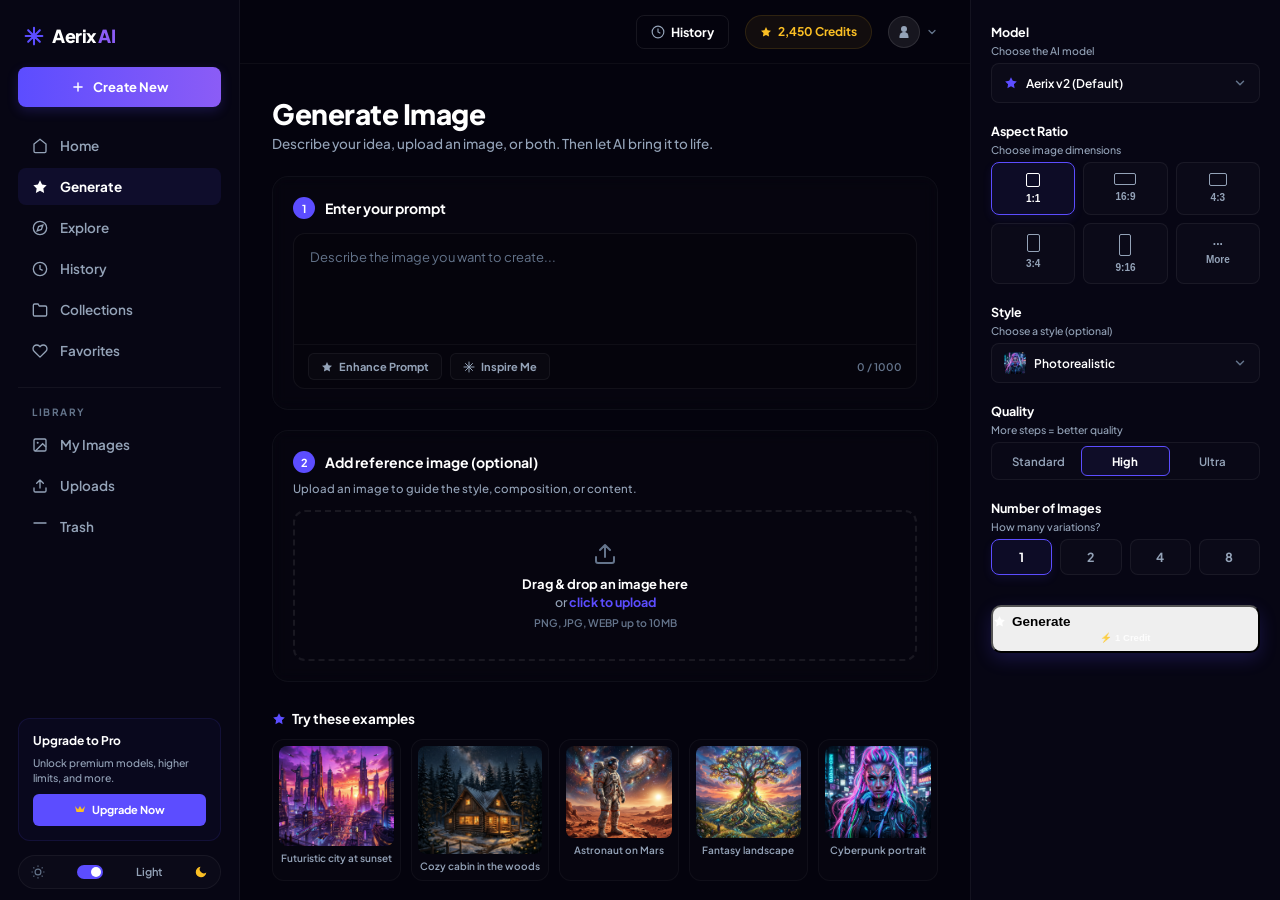
<file: generate.html>
<!DOCTYPE html>
<html lang="en">
<head>
  <meta charset="UTF-8">
  <meta name="viewport" content="width=device-width, initial-scale=1.0">
  <title>Generate Image - Aerix AI</title>
  <!-- Google Fonts: Plus Jakarta Sans for high-fidelity typography -->
  <link rel="preconnect" href="https://fonts.googleapis.com">
  <link rel="preconnect" href="https://fonts.gstatic.com" crossorigin>
  <link href="https://fonts.googleapis.com/css2?family=Plus+Jakarta+Sans:wght@400;500;600;700;800&display=swap" rel="stylesheet">
  <link rel="stylesheet" href="generate.css">
</head>
<body>

  <!-- Full Screen Dashboard Layout -->
  <div class="dashboard-container">

    <!-- ==========================================================================
         1. LEFT SIDEBAR NAVIGATION
         ========================================================================== -->
    <aside class="sidebar">
      
      <!-- Brand Logo -->
      <div class="sidebar-logo">
        <svg viewBox="0 0 24 24" class="logo-icon">
          <path d="M12 2v20M2 12h20M5 5l14 14M19 5L5 19" stroke="currentColor" stroke-width="2.5" stroke-linecap="round"/>
          <circle cx="12" cy="12" r="3" fill="currentColor"/>
        </svg>
        <span class="logo-text">Aerix <span class="logo-accent">AI</span></span>
      </div>

      <!-- Create New Button -->
      <button class="btn-create-new">
        <svg viewBox="0 0 24 24" class="plus-icon"><line x1="12" y1="5" x2="12" y2="19" stroke="currentColor" stroke-width="2.5" stroke-linecap="round"/><line x1="5" y1="12" x2="19" y2="12" stroke="currentColor" stroke-width="2.5" stroke-linecap="round"/></svg>
        <span>Create New</span>
      </button>

      <!-- Main Navigation Menu -->
      <nav class="sidebar-menu">
        <a href="aerix.html" class="menu-item">
          <svg viewBox="0 0 24 24" class="menu-icon"><path d="M3 9l9-7 9 7v11a2 2 0 0 1-2 2H5a2 2 0 0 1-2-2z" fill="none" stroke="currentColor" stroke-width="2"/></svg>
          <span>Home</span>
        </a>
        <a href="#" class="menu-item active">
          <svg viewBox="0 0 24 24" class="menu-icon"><path d="M12 2l3.09 6.26L22 9.27l-5 4.87 1.18 6.88L12 17.77l-6.18 3.25L7 14.14 2 9.27l6.91-1.01L12 2z" fill="currentColor"/></svg>
          <span>Generate</span>
        </a>
        <a href="#" class="menu-item">
          <svg viewBox="0 0 24 24" class="menu-icon"><circle cx="12" cy="12" r="10" fill="none" stroke="currentColor" stroke-width="2"/><polygon points="16.24 7.76 14.12 14.12 7.76 16.24 9.88 9.88 16.24 7.76" fill="none" stroke="currentColor" stroke-width="2"/></svg>
          <span>Explore</span>
        </a>
        <a href="#" class="menu-item">
          <svg viewBox="0 0 24 24" class="menu-icon"><circle cx="12" cy="12" r="10" fill="none" stroke="currentColor" stroke-width="2"/><polyline points="12 6 12 12 16 14" fill="none" stroke="currentColor" stroke-width="2"/></svg>
          <span>History</span>
        </a>
        <a href="#" class="menu-item">
          <svg viewBox="0 0 24 24" class="menu-icon"><path d="M22 19a2 2 0 0 1-2 2H4a2 2 0 0 1-2-2V5a2 2 0 0 1 2-2h5l2 3h9a2 2 0 0 1 2 2z" fill="none" stroke="currentColor" stroke-width="2"/></svg>
          <span>Collections</span>
        </a>
        <a href="#" class="menu-item">
          <svg viewBox="0 0 24 24" class="menu-icon"><path d="M20.84 4.61a5.5 5.5 0 0 0-7.78 0L12 5.67l-1.06-1.06a5.5 5.5 0 0 0-7.78 7.78l1.06 1.06L12 21.23l7.78-7.78 1.06-1.06a5.5 5.5 0 0 0 0-7.78z" fill="none" stroke="currentColor" stroke-width="2" stroke-linejoin="round"/></svg>
          <span>Favorites</span>
        </a>
      </nav>

      <!-- Library Section Divider -->
      <div class="sidebar-divider"></div>

      <!-- Library Menu -->
      <div class="sidebar-label">Library</div>
      <nav class="sidebar-menu library">
        <a href="#" class="menu-item">
          <svg viewBox="0 0 24 24" class="menu-icon"><rect x="3" y="3" width="18" height="18" rx="2" fill="none" stroke="currentColor" stroke-width="2"/><circle cx="8.5" cy="8.5" r="1.5" fill="currentColor"/><path d="M21 15l-5-5L5 21" fill="none" stroke="currentColor" stroke-width="2"/></svg>
          <span>My Images</span>
        </a>
        <a href="#" class="menu-item">
          <svg viewBox="0 0 24 24" class="menu-icon"><path d="M21 15v4a2 2 0 0 1-2 2H5a2 2 0 0 1-2-2v-4M17 8l-5-5-5 5M12 3v12" fill="none" stroke="currentColor" stroke-width="2" stroke-linecap="round" stroke-linejoin="round"/></svg>
          <span>Uploads</span>
        </a>
        <a href="#" class="menu-item">
          <svg viewBox="0 0 24 24" class="menu-icon"><polyline points="3 6 5 6 21 6M19 6v14a2 2 0 0 1-2 2H7a2 2 0 0 1-2-2V6m3 0V4a2 2 0 0 1 2-2h4a2 2 0 0 1 2 2v2" fill="none" stroke="currentColor" stroke-width="2" stroke-linecap="round" stroke-linejoin="round"/></svg>
          <span>Trash</span>
        </a>
      </nav>

      <!-- Pro Upgrade Card -->
      <div class="upgrade-card">
        <h4 class="upgrade-title">Upgrade to Pro</h4>
        <p class="upgrade-desc">Unlock premium models, higher limits, and more.</p>
        <button class="btn-upgrade">
          <svg viewBox="0 0 24 24" class="upgrade-crown-icon"><path d="M2 4l3 12h14l3-12-6 7-4-7-4 7-6-7z" fill="currentColor"/></svg>
          <span>Upgrade Now</span>
        </button>
      </div>

      <!-- Theme Switch Footer -->
      <footer class="sidebar-footer">
        <div class="theme-toggle-container">
          <svg viewBox="0 0 24 24" class="theme-icon sun"><circle cx="12" cy="12" r="5" fill="none" stroke="currentColor" stroke-width="2"/><line x1="12" y1="1" x2="12" y2="3" stroke="currentColor" stroke-width="2"/><line x1="12" y1="21" x2="12" y2="23" stroke="currentColor" stroke-width="2"/><line x1="4.22" y1="4.22" x2="5.64" y2="5.64" stroke="currentColor" stroke-width="2"/><line x1="18.36" y1="18.36" x2="19.78" y2="19.78" stroke="currentColor" stroke-width="2"/><line x1="1" y1="12" x2="3" y2="12" stroke="currentColor" stroke-width="2"/><line x1="21" y1="12" x2="23" y2="12" stroke="currentColor" stroke-width="2"/><line x1="4.22" y1="19.78" x2="5.64" y2="18.36" stroke="currentColor" stroke-width="2"/><line x1="18.36" y1="5.64" x2="19.78" y2="4.22" stroke="currentColor" stroke-width="2"/></svg>
          <div class="toggle-switch active">
            <span class="switch-knob"></span>
          </div>
          <span class="theme-label">Light</span>
          <svg viewBox="0 0 24 24" class="theme-icon moon"><path d="M21 12.79A9 9 0 1 1 11.21 3 7 7 0 0 0 21 12.79z" fill="currentColor"/></svg>
        </div>
      </footer>

    </aside>

    <!-- ==========================================================================
         2. MAIN WORKSPACE CONTENT
         ========================================================================== -->
    <main class="workspace-main">
      
      <!-- Top Utility Header -->
      <header class="workspace-header">
        <button class="btn-utility history-btn">
          <svg viewBox="0 0 24 24" class="util-icon"><circle cx="12" cy="12" r="10" fill="none" stroke="currentColor" stroke-width="2"/><polyline points="12 6 12 12 16 14" fill="none" stroke="currentColor" stroke-width="2"/></svg>
          <span>History</span>
        </button>
        
        <div class="credits-badge">
          <!-- Small gold star/credits icon -->
          <svg viewBox="0 0 24 24" class="credits-icon"><path d="M12 2l3.09 6.26L22 9.27l-5 4.87 1.18 6.88L12 17.77l-6.18 3.25L7 14.14 2 9.27l6.91-1.01L12 2z" fill="currentColor"/></svg>
          <span>2,450 Credits</span>
        </div>

        <!-- Profile Avatar selector -->
        <div class="profile-dropdown">
          <div class="avatar-box">
            <!-- Mock Avatar SVG displaying a stylized profile card face -->
            <svg viewBox="0 0 24 24" class="avatar-svg"><circle cx="12" cy="8" r="4" fill="currentColor"/><path d="M6 20v-2a6 6 0 0 1 12 0v2" fill="currentColor"/></svg>
          </div>
          <svg viewBox="0 0 24 24" class="dropdown-arrow"><path d="M6 9l6 6 6-6" fill="none" stroke="currentColor" stroke-width="2.5" stroke-linecap="round" stroke-linejoin="round"/></svg>
        </div>
      </header>

      <!-- Creation Workspace -->
      <div class="workspace-content-scroller">
        
        <h2 class="workspace-title">Generate Image</h2>
        <p class="workspace-desc">Describe your idea, upload an image, or both. Then let AI bring it to life.</p>

        <!-- Form Step 1: Prompt Input -->
        <section class="workspace-section-card">
          <div class="step-header">
            <span class="step-number">1</span>
            <h3 class="step-title">Enter your prompt</h3>
          </div>

          <div class="prompt-textarea-wrapper">
            <textarea class="prompt-input-textarea" placeholder="Describe the image you want to create..."></textarea>
            
            <div class="prompt-textarea-footer">
              <div class="textarea-actions">
                <button class="textarea-btn btn-enhance">
                  <svg viewBox="0 0 24 24" class="btn-icon"><path d="M12 2l3.09 6.26L22 9.27l-5 4.87 1.18 6.88L12 17.77l-6.18 3.25L7 14.14 2 9.27l6.91-1.01L12 2z" fill="currentColor"/></svg>
                  <span>Enhance Prompt</span>
                </button>
                <button class="textarea-btn btn-inspire">
                  <svg viewBox="0 0 24 24" class="btn-icon"><path d="M12 2v20M2 12h20M5 5l14 14M19 5L5 19" stroke="currentColor" stroke-width="2" stroke-linecap="round"/></svg>
                  <span>Inspire Me</span>
                </button>
              </div>
              <span class="char-counter">0 / 1000</span>
            </div>
          </div>
        </section>

        <!-- Form Step 2: Reference Image (Optional) -->
        <section class="workspace-section-card">
          <div class="step-header">
            <span class="step-number">2</span>
            <h3 class="step-title">Add reference image (optional)</h3>
          </div>
          <p class="step-subheading">Upload an image to guide the style, composition, or content.</p>

          <!-- Dropzone container -->
          <div class="upload-dropzone">
            <div class="dropzone-inner">
              <svg viewBox="0 0 24 24" class="upload-cloud-icon"><path d="M21 15v4a2 2 0 0 1-2 2H5a2 2 0 0 1-2-2v-4M17 8l-5-5-5 5M12 3v12" fill="none" stroke="currentColor" stroke-width="2" stroke-linecap="round" stroke-linejoin="round"/></svg>
              <h4 class="dropzone-headline">Drag & drop an image here</h4>
              <p class="dropzone-action-text">or <span class="highlight">click to upload</span></p>
              <span class="dropzone-limits">PNG, JPG, WEBP up to 10MB</span>
            </div>
          </div>
        </section>

        <!-- Examples Showcase Carousel -->
        <section class="examples-section">
          <div class="examples-header">
            <svg viewBox="0 0 24 24" class="examples-sparkle"><path d="M12 2l3.09 6.26L22 9.27l-5 4.87 1.18 6.88L12 17.77l-6.18 3.25L7 14.14 2 9.27l6.91-1.01L12 2z" fill="currentColor"/></svg>
            <h3 class="examples-title">Try these examples</h3>
          </div>

          <div class="examples-grid-row">
            
            <div class="example-thumb-card">
              <div class="thumb-img-wrapper">
                <img src="assets/aerix_city.png" alt="Futuristic City" class="thumb-img">
              </div>
              <span class="thumb-caption">Futuristic city at sunset</span>
            </div>

            <div class="example-thumb-card">
              <div class="thumb-img-wrapper">
                <img src="assets/aerix_cabin.png" alt="Cozy Cabin" class="thumb-img">
              </div>
              <span class="thumb-caption">Cozy cabin in the woods</span>
            </div>

            <div class="example-thumb-card">
              <div class="thumb-img-wrapper">
                <img src="assets/aerix_astronaut.png" alt="Astronaut Mars" class="thumb-img">
              </div>
              <span class="thumb-caption">Astronaut on Mars</span>
            </div>

            <div class="example-thumb-card">
              <div class="thumb-img-wrapper">
                <img src="assets/aerix_tree.png" alt="Fantasy Tree" class="thumb-img">
              </div>
              <span class="thumb-caption">Fantasy landscape</span>
            </div>

            <div class="example-thumb-card">
              <div class="thumb-img-wrapper">
                <img src="assets/aerix_neon_girl.png" alt="Neon cyber portrait" class="thumb-img">
              </div>
              <span class="thumb-caption">Cyberpunk portrait</span>
            </div>

          </div>
        </section>

      </div>
    </main>

    <!-- ==========================================================================
         3. RIGHT SETTINGS PANEL
         ========================================================================== -->
    <aside class="settings-panel">
      <div class="settings-scroller">
        
        <!-- Settings Section 1: AI Model -->
        <div class="setting-group">
          <label class="setting-label">Model</label>
          <span class="setting-desc">Choose the AI model</span>
          
          <div class="setting-dropdown-box">
            <div class="dropdown-content-left">
              <svg viewBox="0 0 24 24" class="dropdown-icon-purple"><path d="M12 2l3.09 6.26L22 9.27l-5 4.87 1.18 6.88L12 17.77l-6.18 3.25L7 14.14 2 9.27l6.91-1.01L12 2z" fill="currentColor"/></svg>
              <span class="dropdown-text">Aerix v2 (Default)</span>
            </div>
            <svg viewBox="0 0 24 24" class="caret-down"><path d="M6 9l6 6 6-6" fill="none" stroke="currentColor" stroke-width="2.5" stroke-linecap="round" stroke-linejoin="round"/></svg>
          </div>
        </div>

        <!-- Settings Section 2: Aspect Ratio -->
        <div class="setting-group">
          <label class="setting-label">Aspect Ratio</label>
          <span class="setting-desc">Choose image dimensions</span>
          
          <div class="aspect-ratio-grid">
            <button class="aspect-card active">
              <div class="ratio-box square-1-1"></div>
              <span class="ratio-text">1:1</span>
            </button>
            <button class="aspect-card">
              <div class="ratio-box rect-16-9"></div>
              <span class="ratio-text">16:9</span>
            </button>
            <button class="aspect-card">
              <div class="ratio-box rect-4-3"></div>
              <span class="ratio-text">4:3</span>
            </button>
            <button class="aspect-card">
              <div class="ratio-box rect-3-4"></div>
              <span class="ratio-text">3:4</span>
            </button>
            <button class="aspect-card">
              <div class="ratio-box rect-9-16"></div>
              <span class="ratio-text">9:16</span>
            </button>
            <button class="aspect-card">
              <div class="ratio-box dots-more">...</div>
              <span class="ratio-text">More</span>
            </button>
          </div>
        </div>

        <!-- Settings Section 3: Style -->
        <div class="setting-group">
          <label class="setting-label">Style</label>
          <span class="setting-desc">Choose a style (optional)</span>
          
          <div class="setting-dropdown-box">
            <div class="dropdown-content-left">
              <div class="dropdown-style-thumb">
                <!-- Reused neon girl for style photo thumbnail -->
                <img src="assets/aerix_neon_girl.png" alt="Style Thumbnail" class="style-thumb-img">
              </div>
              <span class="dropdown-text">Photorealistic</span>
            </div>
            <svg viewBox="0 0 24 24" class="caret-down"><path d="M6 9l6 6 6-6" fill="none" stroke="currentColor" stroke-width="2.5" stroke-linecap="round" stroke-linejoin="round"/></svg>
          </div>
        </div>

        <!-- Settings Section 4: Quality -->
        <div class="setting-group">
          <label class="setting-label">Quality</label>
          <span class="setting-desc">More steps = better quality</span>
          
          <div class="segmented-control quality-selector">
            <button class="segment-btn">Standard</button>
            <button class="segment-btn active">High</button>
            <button class="segment-btn">Ultra</button>
          </div>
        </div>

        <!-- Settings Section 5: Number of Images -->
        <div class="setting-group">
          <label class="setting-label">Number of Images</label>
          <span class="setting-desc">How many variations?</span>
          
          <div class="variations-row-selectors">
            <button class="variation-box active">1</button>
            <button class="variation-box">2</button>
            <button class="variation-box">4</button>
            <button class="variation-box">8</button>
          </div>
        </div>

        <!-- Generate Button -->
        <div class="generate-action-wrapper">
          <button class="btn-gradient btn-generate-big">
            <div class="btn-generate-main">
              <svg viewBox="0 0 24 24" class="btn-sparkle-icon"><path d="M12 2l3.09 6.26L22 9.27l-5 4.87 1.18 6.88L12 17.77l-6.18 3.25L7 14.14 2 9.27l6.91-1.01L12 2z" fill="currentColor"/></svg>
              <span>Generate</span>
            </div>
            <span class="btn-generate-sub">⚡ 1 Credit</span>
          </button>
        </div>

      </div>
    </aside>

  </div>

</body>
</html>
</file>
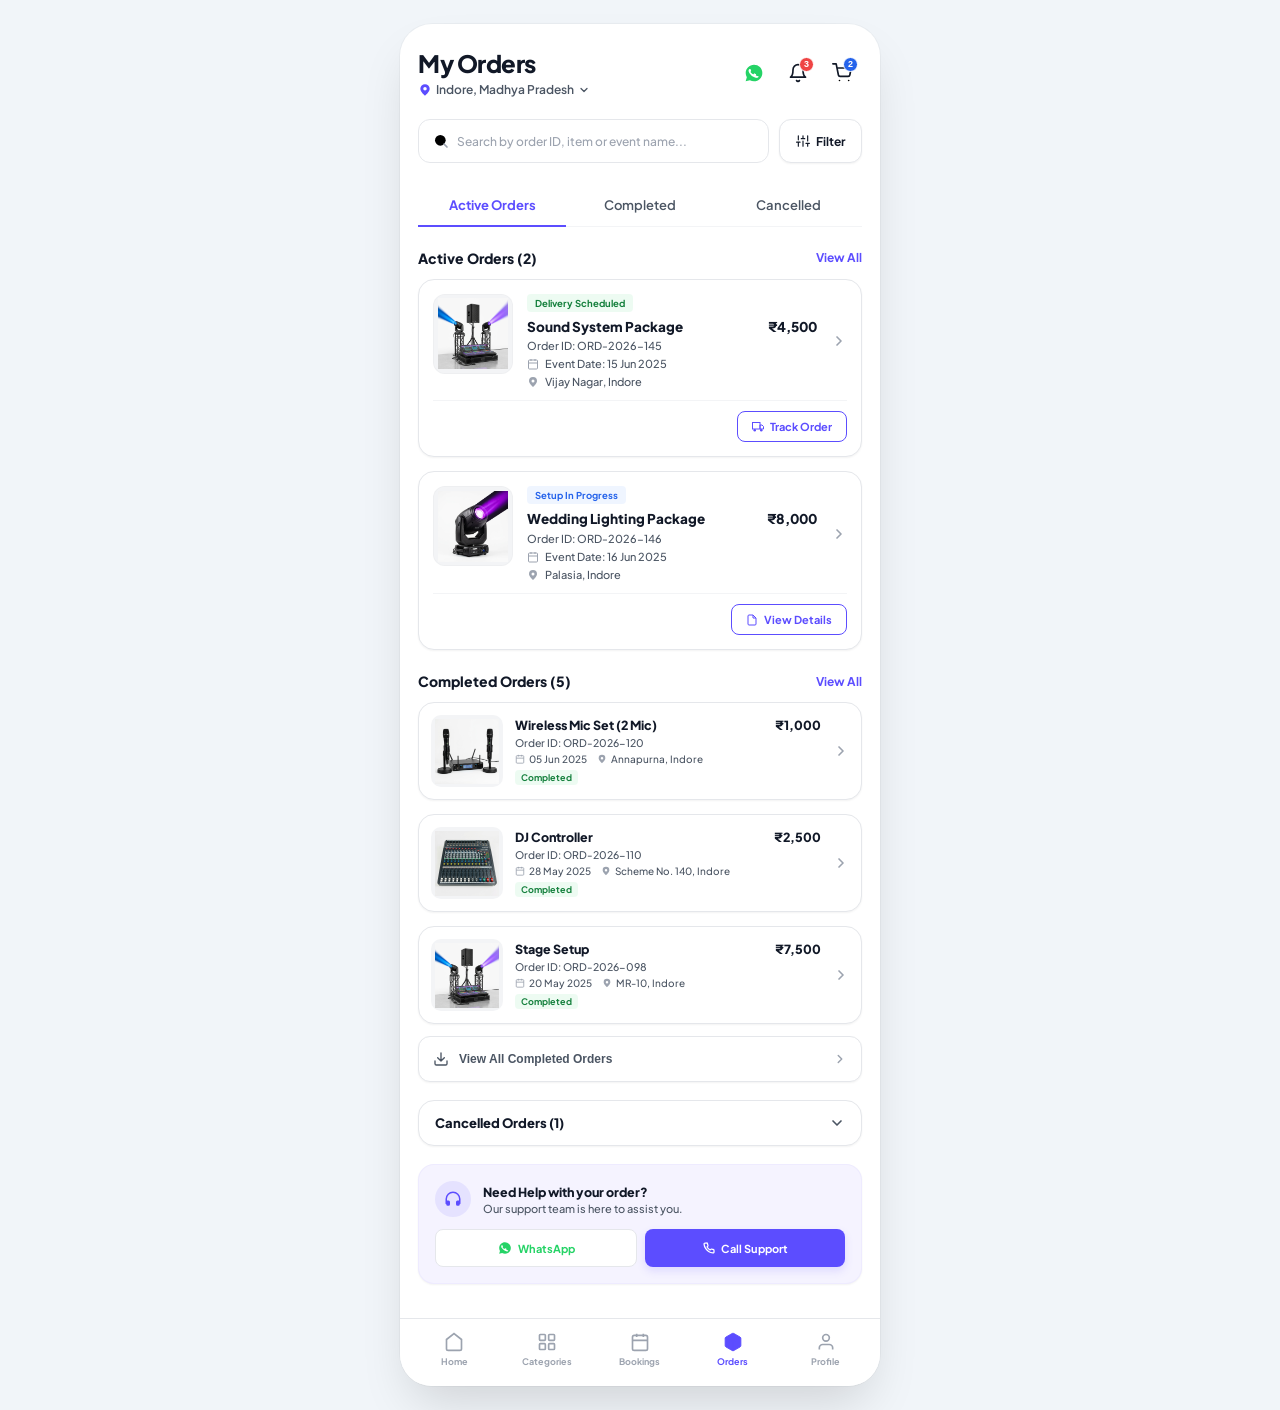
<file: orders.html>
<!DOCTYPE html>
<html lang="en">
<head>
  <meta charset="UTF-8">
  <meta name="viewport" content="width=device-width, initial-scale=1.0">
  <title>My Orders - EventRent</title>
  <!-- Google Fonts: Plus Jakarta Sans for a clean, premium modern font -->
  <link rel="preconnect" href="https://fonts.googleapis.com">
  <link rel="preconnect" href="https://fonts.gstatic.com" crossorigin>
  <link href="https://fonts.googleapis.com/css2?family=Plus+Jakarta+Sans:wght@400;500;600;700;800&display=swap" rel="stylesheet">
  <link rel="stylesheet" href="orders.css">
</head>
<body>

  <!-- App Shell Container to restrict maximum width and center the mobile-first design -->
  <div class="app-container">

    <!-- --- TOP HEADER --- -->
    <header class="main-header">
      <div class="header-left">
        <div class="header-title-row">
          <h1 class="page-title">My Orders</h1>
        </div>
        <div class="location-selector">
          <div class="location-label-row">
            <svg viewBox="0 0 24 24" class="svg-icon pin-icon"><path d="M12 2a8 8 0 00-8 8c0 5.25 8 12 8 12s8-6.75 8-12a8 8 0 00-8-8zM12 13a3 3 0 110-6 3 3 0 010 6z" fill="currentColor"/></svg>
            <span class="location-title">Indore, Madhya Pradesh</span>
            <svg viewBox="0 0 24 24" class="svg-icon caret-icon"><path d="M6 9l6 6 6-6" fill="none" stroke="currentColor" stroke-width="2.5" stroke-linecap="round" stroke-linejoin="round"/></svg>
          </div>
        </div>
      </div>

      <div class="header-right">
        <!-- WhatsApp Icon (Green Accent) -->
        <a href="https://wa.me/#" class="icon-button whatsapp-btn" aria-label="WhatsApp Support">
          <svg viewBox="0 0 24 24" class="svg-icon whatsapp-icon" fill="currentColor">
            <path d="M12.012 2c-5.506 0-9.989 4.478-9.99 9.984a9.96 9.96 0 001.37 5.054L2 22l5.077-1.331a9.907 9.907 0 004.933 1.317h.004c5.505 0 9.989-4.478 9.99-9.986 0-2.67-1.037-5.178-2.924-7.065A9.927 9.927 0 0012.012 2zm5.735 14.13c-.315.88-1.536 1.62-2.115 1.71-.577.09-1.154.12-3.7-.93a12.87 12.87 0 01-5.328-4.697c-.63-.84-1.12-1.87-1.12-2.93 0-1.13.59-1.68.8-1.9.21-.22.46-.27.61-.27.15 0 .3 0 .43.01.14 0 .32-.06.5.38.19.45.64 1.56.7 1.68.06.12.1.26.02.43-.08.16-.16.27-.27.4-.11.13-.24.3-.34.4-.11.11-.23.23-.1.45.13.22.58.96 1.25 1.56.86.77 1.58 1.01 1.8 1.12.22.11.35.09.48-.06.13-.15.56-.65.71-.87.15-.22.3-.18.5-.11.2.07 1.27.6 1.49.71.22.11.37.17.43.27.06.1.06.57-.25 1.45z"/>
          </svg>
        </a>
        <!-- Notification Bell (Badge 3) -->
        <button class="icon-button notification-btn" aria-label="Notifications">
          <svg viewBox="0 0 24 24" class="svg-icon"><path d="M18 8A6 6 0 006 8c0 7-3 9-3 9h18s-3-2-3-9M13.73 21a2 2 0 01-3.46 0" fill="none" stroke="currentColor" stroke-width="2" stroke-linecap="round" stroke-linejoin="round"/></svg>
          <span class="badge red-badge">3</span>
        </button>
        <!-- Shopping Cart (Badge 2) -->
        <button class="icon-button cart-btn" aria-label="Cart">
          <svg viewBox="0 0 24 24" class="svg-icon"><circle cx="9" cy="21" r="1"/><circle cx="20" cy="21" r="1"/><path d="M1 1h4l2.68 13.39a2 2 0 002 1.61h9.72a2 2 0 002-1.61L23 6H6" fill="none" stroke="currentColor" stroke-width="2" stroke-linecap="round" stroke-linejoin="round"/></svg>
          <span class="badge blue-badge">2</span>
        </button>
      </div>
    </header>

    <!-- --- SEARCH & FILTER BAR --- -->
    <section class="search-filter-bar">
      <div class="search-container">
        <svg viewBox="0 0 24 24" class="search-icon"><circle cx="11" cy="11" r="8"/><path d="M21 21l-4.35-4.35" fill="none" stroke="currentColor" stroke-width="2.5" stroke-linecap="round"/></svg>
        <input type="text" class="search-input" placeholder="Search by order ID, item or event name...">
      </div>
      <button class="filter-button">
        <svg viewBox="0 0 24 24" class="filter-icon"><path d="M4 21v-7M4 10V3M12 21v-9M12 8V3M20 21v-5M20 12V3M1 14h6M9 8h6M17 16h6" fill="none" stroke="currentColor" stroke-width="2" stroke-linecap="round"/></svg>
        <span>Filter</span>
      </button>
    </section>

    <!-- --- TABS NAVIGATION --- -->
    <nav class="status-tabs">
      <button class="tab-item active">Active Orders</button>
      <button class="tab-item">Completed</button>
      <button class="tab-item">Cancelled</button>
    </nav>

    <!-- --- ACTIVE ORDERS SECTION --- -->
    <section class="orders-section">
      <div class="section-header">
        <h2 class="section-title">Active Orders (2)</h2>
        <a href="#" class="view-all-link">View All</a>
      </div>

      <div class="orders-list">
        <!-- Active Order 1: Sound System Package -->
        <article class="order-card-large">
          <div class="card-main-info">
            <div class="order-image-box">
              <!-- Reused assets/hero_equipment.png which fits a Sound Package perfectly -->
              <img src="assets/hero_equipment.png" alt="Sound System Package" class="order-image">
            </div>
            
            <div class="order-details-box">
              <div class="status-badge-row">
                <span class="status-badge scheduled">Delivery Scheduled</span>
              </div>
              
              <div class="title-price-row">
                <h3 class="order-item-title">Sound System Package</h3>
                <span class="order-price">₹4,500</span>
              </div>
              
              <p class="order-id">Order ID: ORD-2026-145</p>
              
              <div class="metadata-row">
                <svg viewBox="0 0 24 24" class="meta-icon"><rect x="3" y="4" width="18" height="18" rx="2" fill="none" stroke="currentColor" stroke-width="2"/><path d="M16 2v4M8 2v4M3 10h18" fill="none" stroke="currentColor" stroke-width="2"/></svg>
                <span class="meta-text">Event Date: 15 Jun 2025</span>
              </div>
              
              <div class="metadata-row">
                <svg viewBox="0 0 24 24" class="meta-icon"><path d="M12 2a8 8 0 00-8 8c0 5.25 8 12 8 12s8-6.75 8-12a8 8 0 00-8-8zM12 13a3 3 0 110-6 3 3 0 010 6z" fill="currentColor"/></svg>
                <span class="meta-text">Vijay Nagar, Indore</span>
              </div>
            </div>
            
            <div class="card-chevron-col">
              <svg viewBox="0 0 24 24" class="chevron-icon"><path d="M9 18l6-6-6-6" fill="none" stroke="currentColor" stroke-width="2.5" stroke-linecap="round" stroke-linejoin="round"/></svg>
            </div>
          </div>
          
          <div class="card-action-row">
            <button class="action-btn-outline">
              <svg viewBox="0 0 24 24" class="btn-icon"><rect x="1" y="3" width="15" height="13" fill="none" stroke="currentColor" stroke-width="2"/><polygon points="16 8 20 8 23 11 23 16 16 16 16 8" fill="none" stroke="currentColor" stroke-width="2"/><circle cx="5.5" cy="18.5" r="2.5" fill="currentColor"/><circle cx="18.5" cy="18.5" r="2.5" fill="currentColor"/></svg>
              <span>Track Order</span>
            </button>
          </div>
        </article>

        <!-- Active Order 2: Wedding Lighting Package -->
        <article class="order-card-large">
          <div class="card-main-info">
            <div class="order-image-box">
              <!-- Reused assets/moving_head.png for Wedding Lighting Package -->
              <img src="assets/moving_head.png" alt="Wedding Lighting Package" class="order-image">
            </div>
            
            <div class="order-details-box">
              <div class="status-badge-row">
                <span class="status-badge in-progress">Setup In Progress</span>
              </div>
              
              <div class="title-price-row">
                <h3 class="order-item-title">Wedding Lighting Package</h3>
                <span class="order-price">₹8,000</span>
              </div>
              
              <p class="order-id">Order ID: ORD-2026-146</p>
              
              <div class="metadata-row">
                <svg viewBox="0 0 24 24" class="meta-icon"><rect x="3" y="4" width="18" height="18" rx="2" fill="none" stroke="currentColor" stroke-width="2"/><path d="M16 2v4M8 2v4M3 10h18" fill="none" stroke="currentColor" stroke-width="2"/></svg>
                <span class="meta-text">Event Date: 16 Jun 2025</span>
              </div>
              
              <div class="metadata-row">
                <svg viewBox="0 0 24 24" class="meta-icon"><path d="M12 2a8 8 0 00-8 8c0 5.25 8 12 8 12s8-6.75 8-12a8 8 0 00-8-8zM12 13a3 3 0 110-6 3 3 0 010 6z" fill="currentColor"/></svg>
                <span class="meta-text">Palasia, Indore</span>
              </div>
            </div>
            
            <div class="card-chevron-col">
              <svg viewBox="0 0 24 24" class="chevron-icon"><path d="M9 18l6-6-6-6" fill="none" stroke="currentColor" stroke-width="2.5" stroke-linecap="round" stroke-linejoin="round"/></svg>
            </div>
          </div>
          
          <div class="card-action-row">
            <button class="action-btn-outline">
              <svg viewBox="0 0 24 24" class="btn-icon"><path d="M14 2H6a2 2 0 0 0-2 2v16a2 2 0 0 0 2 2h12a2 2 0 0 0 2-2V8z" fill="none" stroke="currentColor" stroke-width="2"/><polyline points="14 2 14 8 20 8" fill="none" stroke="currentColor" stroke-width="2"/></svg>
              <span>View Details</span>
            </button>
          </div>
        </article>
      </div>
    </section>

    <!-- --- COMPLETED ORDERS SECTION --- -->
    <section class="orders-section">
      <div class="section-header">
        <h2 class="section-title">Completed Orders (5)</h2>
        <a href="#" class="view-all-link">View All</a>
      </div>

      <div class="orders-list">
        <!-- Completed Card 1: Wireless Mic Set (2 Mic) -->
        <article class="order-card-compact">
          <div class="compact-image-box">
            <img src="assets/wireless_mic.png" alt="Wireless Mic Set" class="compact-image">
          </div>
          
          <div class="compact-details-box">
            <div class="compact-title-row">
              <h3 class="compact-item-title">Wireless Mic Set (2 Mic)</h3>
              <span class="compact-price">₹1,000</span>
            </div>
            
            <p class="compact-id">Order ID: ORD-2026-120</p>
            
            <div class="compact-meta-container">
              <div class="compact-meta-item">
                <svg viewBox="0 0 24 24" class="compact-meta-icon"><rect x="3" y="4" width="18" height="18" rx="2" fill="none" stroke="currentColor" stroke-width="2"/><path d="M16 2v4M8 2v4M3 10h18" fill="none" stroke="currentColor" stroke-width="2"/></svg>
                <span>05 Jun 2025</span>
              </div>
              <div class="compact-meta-item">
                <svg viewBox="0 0 24 24" class="compact-meta-icon"><path d="M12 2a8 8 0 00-8 8c0 5.25 8 12 8 12s8-6.75 8-12a8 8 0 00-8-8zM12 13a3 3 0 110-6 3 3 0 010 6z" fill="currentColor"/></svg>
                <span>Annapurna, Indore</span>
              </div>
            </div>
            
            <div class="compact-footer-row">
              <span class="status-badge-inline completed">Completed</span>
            </div>
          </div>
          
          <div class="compact-chevron-col">
            <svg viewBox="0 0 24 24" class="chevron-icon"><path d="M9 18l6-6-6-6" fill="none" stroke="currentColor" stroke-width="2.5" stroke-linecap="round" stroke-linejoin="round"/></svg>
          </div>
        </article>

        <!-- Completed Card 2: DJ Controller -->
        <article class="order-card-compact">
          <div class="compact-image-box">
            <img src="assets/sound_mixer.png" alt="DJ Controller" class="compact-image">
          </div>
          
          <div class="compact-details-box">
            <div class="compact-title-row">
              <h3 class="compact-item-title">DJ Controller</h3>
              <span class="compact-price">₹2,500</span>
            </div>
            
            <p class="compact-id">Order ID: ORD-2026-110</p>
            
            <div class="compact-meta-container">
              <div class="compact-meta-item">
                <svg viewBox="0 0 24 24" class="compact-meta-icon"><rect x="3" y="4" width="18" height="18" rx="2" fill="none" stroke="currentColor" stroke-width="2"/><path d="M16 2v4M8 2v4M3 10h18" fill="none" stroke="currentColor" stroke-width="2"/></svg>
                <span>28 May 2025</span>
              </div>
              <div class="compact-meta-item">
                <svg viewBox="0 0 24 24" class="compact-meta-icon"><path d="M12 2a8 8 0 00-8 8c0 5.25 8 12 8 12s8-6.75 8-12a8 8 0 00-8-8zM12 13a3 3 0 110-6 3 3 0 010 6z" fill="currentColor"/></svg>
                <span>Scheme No. 140, Indore</span>
              </div>
            </div>
            
            <div class="compact-footer-row">
              <span class="status-badge-inline completed">Completed</span>
            </div>
          </div>
          
          <div class="compact-chevron-col">
            <svg viewBox="0 0 24 24" class="chevron-icon"><path d="M9 18l6-6-6-6" fill="none" stroke="currentColor" stroke-width="2.5" stroke-linecap="round" stroke-linejoin="round"/></svg>
          </div>
        </article>

        <!-- Completed Card 3: Stage Setup -->
        <article class="order-card-compact">
          <div class="compact-image-box">
            <img src="assets/hero_equipment.png" alt="Stage Setup" class="compact-image">
          </div>
          
          <div class="compact-details-box">
            <div class="compact-title-row">
              <h3 class="compact-item-title">Stage Setup</h3>
              <span class="compact-price">₹7,500</span>
            </div>
            
            <p class="compact-id">Order ID: ORD-2026-098</p>
            
            <div class="compact-meta-container">
              <div class="compact-meta-item">
                <svg viewBox="0 0 24 24" class="compact-meta-icon"><rect x="3" y="4" width="18" height="18" rx="2" fill="none" stroke="currentColor" stroke-width="2"/><path d="M16 2v4M8 2v4M3 10h18" fill="none" stroke="currentColor" stroke-width="2"/></svg>
                <span>20 May 2025</span>
              </div>
              <div class="compact-meta-item">
                <svg viewBox="0 0 24 24" class="compact-meta-icon"><path d="M12 2a8 8 0 00-8 8c0 5.25 8 12 8 12s8-6.75 8-12a8 8 0 00-8-8zM12 13a3 3 0 110-6 3 3 0 010 6z" fill="currentColor"/></svg>
                <span>MR-10, Indore</span>
              </div>
            </div>
            
            <div class="compact-footer-row">
              <span class="status-badge-inline completed">Completed</span>
            </div>
          </div>
          
          <div class="compact-chevron-col">
            <svg viewBox="0 0 24 24" class="chevron-icon"><path d="M9 18l6-6-6-6" fill="none" stroke="currentColor" stroke-width="2.5" stroke-linecap="round" stroke-linejoin="round"/></svg>
          </div>
        </article>
      </div>

      <!-- View All Completed Orders Button Card -->
      <button class="view-all-completed-btn-card">
        <div class="btn-card-left">
          <svg viewBox="0 0 24 24" class="download-icon"><path d="M21 15v4a2 2 0 0 1-2 2H5a2 2 0 0 1-2-2v-4M7 10l5 5 5-5M12 15V3" fill="none" stroke="currentColor" stroke-width="2" stroke-linecap="round" stroke-linejoin="round"/></svg>
          <span class="btn-card-text">View All Completed Orders</span>
        </div>
        <svg viewBox="0 0 24 24" class="btn-chevron"><path d="M9 18l6-6-6-6" fill="none" stroke="currentColor" stroke-width="2.5" stroke-linecap="round" stroke-linejoin="round"/></svg>
      </button>
    </section>

    <!-- --- CANCELLED ORDERS ACCORDION HEADER --- -->
    <section class="cancelled-orders-header">
      <h2 class="cancelled-title">Cancelled Orders (1)</h2>
      <svg viewBox="0 0 24 24" class="expand-caret"><path d="M6 9l6 6 6-6" fill="none" stroke="currentColor" stroke-width="2.5" stroke-linecap="round" stroke-linejoin="round"/></svg>
    </section>

    <!-- --- SUPPORT HELP BANNER --- -->
    <section class="support-banner">
      <div class="support-content-left">
        <div class="support-icon-circle">
          <svg viewBox="0 0 24 24" class="headset-icon"><path d="M3 18v-6a9 9 0 0 1 18 0v6" fill="none" stroke="currentColor" stroke-width="2" stroke-linecap="round"/><path d="M21 19a2 2 0 0 1-2 2h-1a2 2 0 0 1-2-2v-3a2 2 0 0 1 2-2h3zM3 19a2 2 0 0 0 2 2h1a2 2 0 0 0 2-2v-3a2 2 0 0 0-2-2H3z" fill="currentColor"/></svg>
        </div>
        <div class="support-texts">
          <h3 class="support-headline">Need Help with your order?</h3>
          <p class="support-sub">Our support team is here to assist you.</p>
        </div>
      </div>
      
      <div class="support-actions-right">
        <!-- WhatsApp Support Button (Outline) -->
        <a href="https://wa.me/#" class="support-btn-whatsapp">
          <svg viewBox="0 0 24 24" class="btn-whatsapp-icon" fill="currentColor">
            <path d="M12.012 2c-5.506 0-9.989 4.478-9.99 9.984a9.96 9.96 0 001.37 5.054L2 22l5.077-1.331a9.907 9.907 0 004.933 1.317h.004c5.505 0 9.989-4.478 9.99-9.986 0-2.67-1.037-5.178-2.924-7.065A9.927 9.927 0 0012.012 2zm5.735 14.13c-.315.88-1.536 1.62-2.115 1.71-.577.09-1.154.12-3.7-.93a12.87 12.87 0 01-5.328-4.697c-.63-.84-1.12-1.87-1.12-2.93 0-1.13.59-1.68.8-1.9.21-.22.46-.27.61-.27.15 0 .3 0 .43.01.14 0 .32-.06.5.38.19.45.64 1.56.7 1.68.06.12.1.26.02.43-.08.16-.16.27-.27.4-.11.13-.24.3-.34.4-.11.11-.23.23-.1.45.13.22.58.96 1.25 1.56.86.77 1.58 1.01 1.8 1.12.22.11.35.09.48-.06.13-.15.56-.65.71-.87.15-.22.3-.18.5-.11.2.07 1.27.6 1.49.71.22.11.37.17.43.27.06.1.06.57-.25 1.45z"/>
          </svg>
          <span>WhatsApp</span>
        </a>
        <!-- Call Support Button (Solid Purple) -->
        <a href="tel:#" class="support-btn-call">
          <svg viewBox="0 0 24 24" class="btn-call-icon" fill="none" stroke="currentColor" stroke-width="2.5" stroke-linecap="round" stroke-linejoin="round"><path d="M22 16.92v3a2 2 0 0 1-2.18 2 19.79 19.79 0 0 1-8.63-3.07 19.5 19.5 0 0 1-6-6 19.79 19.79 0 0 1-3.07-8.67A2 2 0 0 1 4.11 2h3a2 2 0 0 1 2 1.72 12.84 12.84 0 0 0 .7 2.81 2 2 0 0 1-.45 2.11L8.09 9.91a16 16 0 0 0 6 6l1.27-1.27a2 2 0 0 1 2.11-.45 12.84 12.84 0 0 0 2.81.7A2 2 0 0 1 22 16.92z"/></svg>
          <span>Call Support</span>
        </a>
      </div>
    </section>

    <!-- Spacer to prevent content from being covered by sticky bottom bar -->
    <div class="footer-spacer"></div>

    <!-- --- BOTTOM NAVIGATION BAR --- -->
    <nav class="bottom-nav">
      <a href="rental.html" class="nav-item">
        <svg viewBox="0 0 24 24" class="nav-icon"><path d="M3 9l9-7 9 7v11a2 2 0 0 1-2 2H5a2 2 0 0 1-2-2z" fill="none" stroke="currentColor" stroke-width="2"/></svg>
        <span class="nav-label">Home</span>
      </a>

      <a href="products.html" class="nav-item">
        <svg viewBox="0 0 24 24" class="nav-icon"><rect x="3" y="3" width="7" height="7" rx="1" fill="none" stroke="currentColor" stroke-width="2"/><rect x="14" y="3" width="7" height="7" rx="1" fill="none" stroke="currentColor" stroke-width="2"/><rect x="14" y="14" width="7" height="7" rx="1" fill="none" stroke="currentColor" stroke-width="2"/><rect x="3" y="14" width="7" height="7" rx="1" fill="none" stroke="currentColor" stroke-width="2"/></svg>
        <span class="nav-label">Categories</span>
      </a>

      <a href="booking.html" class="nav-item">
        <svg viewBox="0 0 24 24" class="nav-icon"><rect x="3" y="4" width="18" height="18" rx="2" fill="none" stroke="currentColor" stroke-width="2"/><path d="M16 2v4M8 2v4M3 10h18" fill="none" stroke="currentColor" stroke-width="2"/></svg>
        <span class="nav-label">Bookings</span>
      </a>

      <a href="#" class="nav-item active">
        <!-- Box/Cube outline for Orders active tab, as shown in mockup -->
        <svg viewBox="0 0 24 24" class="nav-icon"><path d="M21 16V8a2 2 0 0 0-1-1.73l-7-4a2 2 0 0 0-2 0l-7 4A2 2 0 0 0 3 8v8a2 2 0 0 0 1 1.73l7 4a2 2 0 0 0 2 0l7-4A2 2 0 0 0 21 16z" fill="currentColor" stroke="currentColor" stroke-width="1"/><polyline points="3.27 6.96 12 12.01 20.73 6.96" fill="none" stroke="currentColor" stroke-width="1.5"/><line x1="12" y1="22.08" x2="12" y2="12" fill="none" stroke="currentColor" stroke-width="1.5"/></svg>
        <span class="nav-label">Orders</span>
      </a>

      <a href="#" class="nav-item">
        <svg viewBox="0 0 24 24" class="nav-icon"><path d="M20 21v-2a4 4 0 0 0-4-4H8a4 4 0 0 0-4 4v2" fill="none" stroke="currentColor" stroke-width="2"/><circle cx="12" cy="7" r="4" fill="none" stroke="currentColor" stroke-width="2"/></svg>
        <span class="nav-label">Profile</span>
      </a>
    </nav>

  </div>

</body>
</html>
</file>
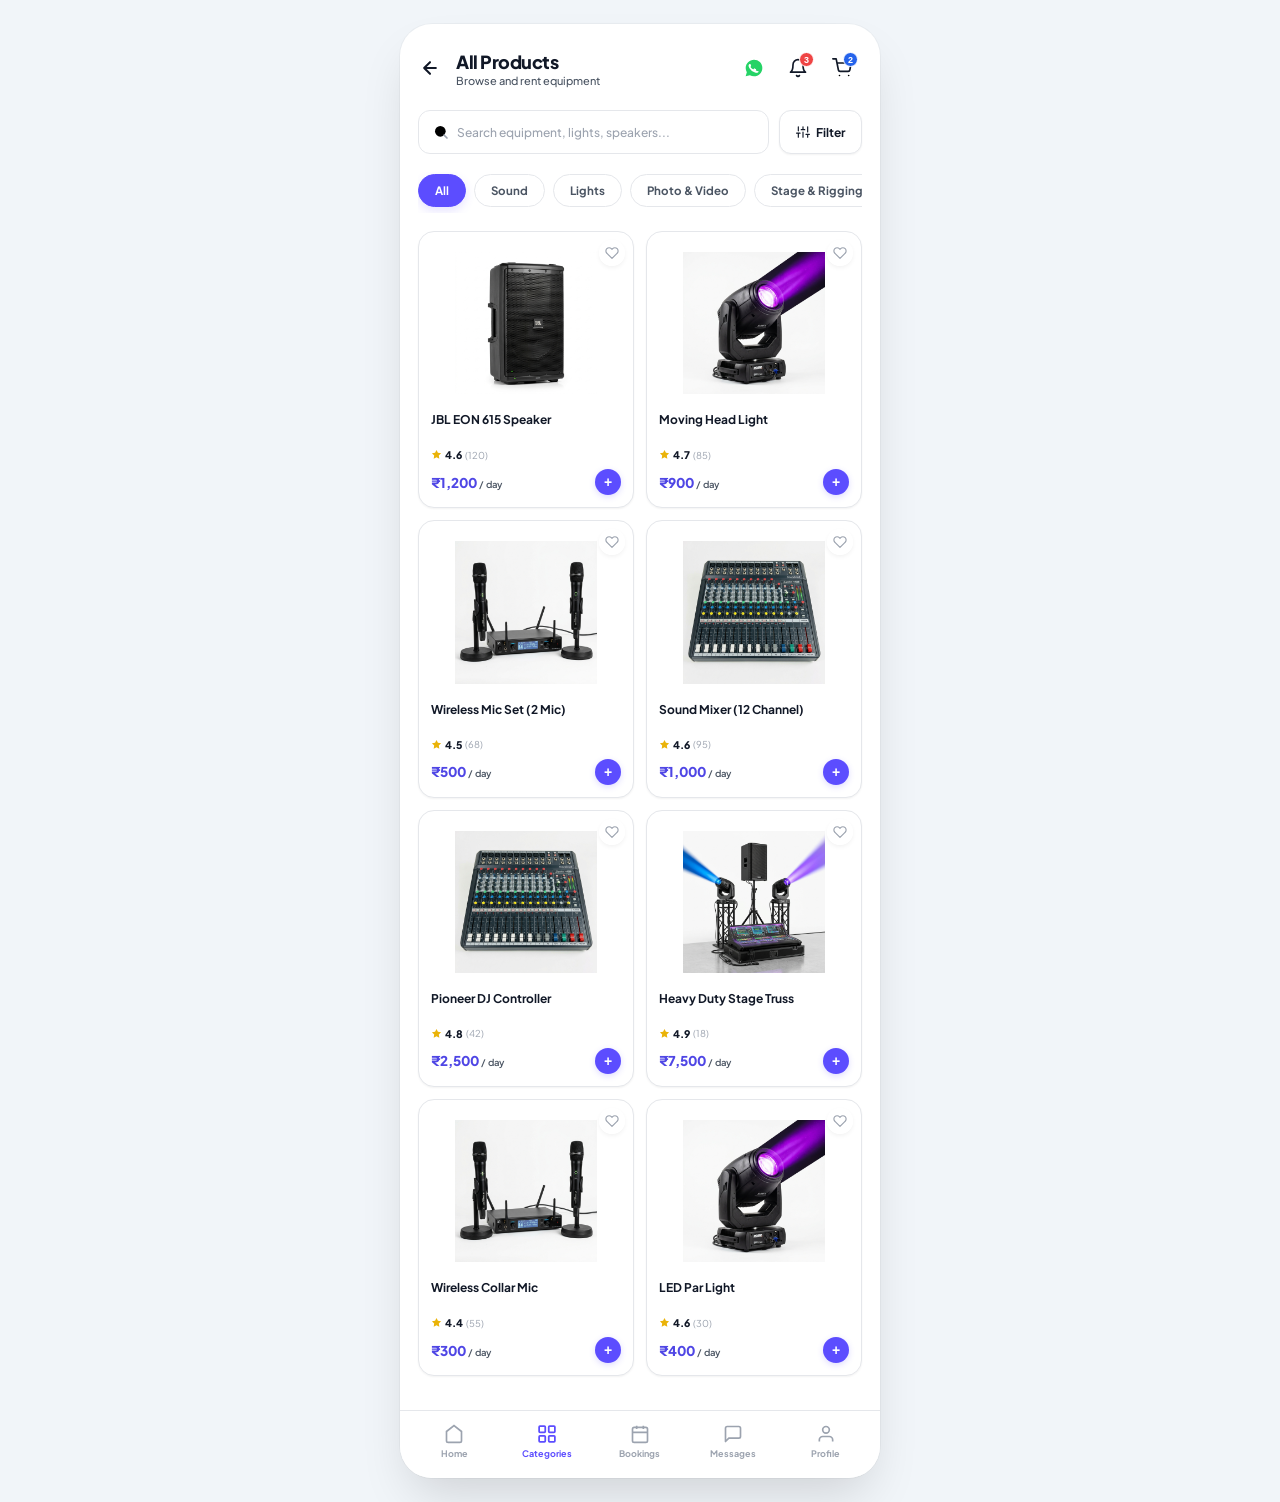
<file: products.html>
<!DOCTYPE html>
<html lang="en">
<head>
  <meta charset="UTF-8">
  <meta name="viewport" content="width=device-width, initial-scale=1.0">
  <title>All Products - EventRent</title>
  <!-- Google Fonts: Plus Jakarta Sans for a clean, premium modern font -->
  <link rel="preconnect" href="https://fonts.googleapis.com">
  <link rel="preconnect" href="https://fonts.gstatic.com" crossorigin>
  <link href="https://fonts.googleapis.com/css2?family=Plus+Jakarta+Sans:wght@400;500;600;700;800&display=swap" rel="stylesheet">
  <link rel="stylesheet" href="products.css">
</head>
<body>

  <!-- App Shell Container to restrict maximum width and center the mobile-first design -->
  <div class="app-container">

    <!-- --- TOP HEADER --- -->
    <header class="main-header">
      <div class="header-left">
        <!-- Back Arrow Button -->
        <a href="rental.html" class="icon-button back-btn" aria-label="Go Back">
          <svg viewBox="0 0 24 24" class="svg-icon"><path d="M19 12H5M12 19l-7-7 7-7" fill="none" stroke="currentColor" stroke-width="2.5" stroke-linecap="round" stroke-linejoin="round"/></svg>
        </a>
        <div class="header-title-box">
          <h1 class="page-title">All Products</h1>
          <span class="header-subtitle">Browse and rent equipment</span>
        </div>
      </div>

      <div class="header-right">
        <!-- WhatsApp Icon (Green Accent) -->
        <a href="https://wa.me/#" class="icon-button whatsapp-btn" aria-label="WhatsApp Support">
          <svg viewBox="0 0 24 24" class="svg-icon whatsapp-icon" fill="currentColor">
            <path d="M12.012 2c-5.506 0-9.989 4.478-9.99 9.984a9.96 9.96 0 001.37 5.054L2 22l5.077-1.331a9.907 9.907 0 004.933 1.317h.004c5.505 0 9.989-4.478 9.99-9.986 0-2.67-1.037-5.178-2.924-7.065A9.927 9.927 0 0012.012 2zm5.735 14.13c-.315.88-1.536 1.62-2.115 1.71-.577.09-1.154.12-3.7-.93a12.87 12.87 0 01-5.328-4.697c-.63-.84-1.12-1.87-1.12-2.93 0-1.13.59-1.68.8-1.9.21-.22.46-.27.61-.27.15 0 .3 0 .43.01.14 0 .32-.06.5.38.19.45.64 1.56.7 1.68.06.12.1.26.02.43-.08.16-.16.27-.27.4-.11.13-.24.3-.34.4-.11.11-.23.23-.1.45.13.22.58.96 1.25 1.56.86.77 1.58 1.01 1.8 1.12.22.11.35.09.48-.06.13-.15.56-.65.71-.87.15-.22.3-.18.5-.11.2.07 1.27.6 1.49.71.22.11.37.17.43.27.06.1.06.57-.25 1.45z"/>
          </svg>
        </a>
        <!-- Notification Bell (Badge 3) -->
        <button class="icon-button notification-btn" aria-label="Notifications">
          <svg viewBox="0 0 24 24" class="svg-icon"><path d="M18 8A6 6 0 006 8c0 7-3 9-3 9h18s-3-2-3-9M13.73 21a2 2 0 01-3.46 0" fill="none" stroke="currentColor" stroke-width="2" stroke-linecap="round" stroke-linejoin="round"/></svg>
          <span class="badge red-badge">3</span>
        </button>
        <!-- Shopping Cart (Badge 2) -->
        <button class="icon-button cart-btn" aria-label="Cart">
          <svg viewBox="0 0 24 24" class="svg-icon"><circle cx="9" cy="21" r="1"/><circle cx="20" cy="21" r="1"/><path d="M1 1h4l2.68 13.39a2 2 0 002 1.61h9.72a2 2 0 002-1.61L23 6H6" fill="none" stroke="currentColor" stroke-width="2" stroke-linecap="round" stroke-linejoin="round"/></svg>
          <span class="badge blue-badge">2</span>
        </button>
      </div>
    </header>

    <!-- --- SEARCH & FILTER BAR --- -->
    <section class="search-filter-bar">
      <div class="search-container">
        <svg viewBox="0 0 24 24" class="search-icon"><circle cx="11" cy="11" r="8"/><path d="M21 21l-4.35-4.35" fill="none" stroke="currentColor" stroke-width="2.5" stroke-linecap="round"/></svg>
        <input type="text" class="search-input" placeholder="Search equipment, lights, speakers...">
      </div>
      <button class="filter-button">
        <svg viewBox="0 0 24 24" class="filter-icon"><path d="M4 21v-7M4 10V3M12 21v-9M12 8V3M20 21v-5M20 12V3M1 14h6M9 8h6M17 16h6" fill="none" stroke="currentColor" stroke-width="2" stroke-linecap="round"/></svg>
        <span>Filter</span>
      </button>
    </section>

    <!-- --- HORIZONTAL CATEGORIES SLIDER BAR --- -->
    <section class="categories-filter-bar">
      <button class="filter-pill active">All</button>
      <button class="filter-pill">Sound</button>
      <button class="filter-pill">Lights</button>
      <button class="filter-pill">Photo & Video</button>
      <button class="filter-pill">Stage & Rigging</button>
      <button class="filter-pill">Power</button>
    </section>

    <!-- --- PRODUCT CATALOG GRID --- -->
    <section class="catalog-grid-section">
      <div class="products-grid">
        
        <!-- Product 1: JBL EON 615 Speaker -->
        <article class="product-card">
          <button class="favorite-btn" aria-label="Add to wishlist">
            <svg viewBox="0 0 24 24" class="heart-icon"><path d="M20.84 4.61a5.5 5.5 0 0 0-7.78 0L12 5.67l-1.06-1.06a5.5 5.5 0 0 0-7.78 7.78l1.06 1.06L12 21.23l7.78-7.78 1.06-1.06a5.5 5.5 0 0 0 0-7.78z" fill="none" stroke="currentColor" stroke-width="2" stroke-linecap="round" stroke-linejoin="round"/></svg>
          </button>
          <div class="product-image-box">
            <img src="assets/speaker_jbl.png" alt="JBL EON Speaker" class="product-image">
          </div>
          <div class="product-details">
            <h3 class="product-name">JBL EON 615 Speaker</h3>
            <div class="product-rating">
              <svg viewBox="0 0 24 24" class="star-icon"><polygon points="12 2 15.09 8.26 22 9.27 17 14.14 18.18 21.02 12 17.77 5.82 21.02 7 14.14 2 9.27 8.91 8.26 12 2" fill="currentColor"/></svg>
              <span class="rating-val">4.6</span>
              <span class="rating-count">(120)</span>
            </div>
            <div class="price-action-row">
              <div class="product-price-row">
                <span class="price">₹1,200</span>
                <span class="period">/ day</span>
              </div>
              <button class="quick-add-btn" aria-label="Add to cart">+</button>
            </div>
          </div>
        </article>

        <!-- Product 2: Moving Head Light -->
        <article class="product-card">
          <button class="favorite-btn" aria-label="Add to wishlist">
            <svg viewBox="0 0 24 24" class="heart-icon"><path d="M20.84 4.61a5.5 5.5 0 0 0-7.78 0L12 5.67l-1.06-1.06a5.5 5.5 0 0 0-7.78 7.78l1.06 1.06L12 21.23l7.78-7.78 1.06-1.06a5.5 5.5 0 0 0 0-7.78z" fill="none" stroke="currentColor" stroke-width="2" stroke-linecap="round" stroke-linejoin="round"/></svg>
          </button>
          <div class="product-image-box">
            <img src="assets/moving_head.png" alt="Moving Head Light" class="product-image">
          </div>
          <div class="product-details">
            <h3 class="product-name">Moving Head Light</h3>
            <div class="product-rating">
              <svg viewBox="0 0 24 24" class="star-icon"><polygon points="12 2 15.09 8.26 22 9.27 17 14.14 18.18 21.02 12 17.77 5.82 21.02 7 14.14 2 9.27 8.91 8.26 12 2" fill="currentColor"/></svg>
              <span class="rating-val">4.7</span>
              <span class="rating-count">(85)</span>
            </div>
            <div class="price-action-row">
              <div class="product-price-row">
                <span class="price">₹900</span>
                <span class="period">/ day</span>
              </div>
              <button class="quick-add-btn" aria-label="Add to cart">+</button>
            </div>
          </div>
        </article>

        <!-- Product 3: Wireless Mic Set (2 Mic) -->
        <article class="product-card">
          <button class="favorite-btn" aria-label="Add to wishlist">
            <svg viewBox="0 0 24 24" class="heart-icon"><path d="M20.84 4.61a5.5 5.5 0 0 0-7.78 0L12 5.67l-1.06-1.06a5.5 5.5 0 0 0-7.78 7.78l1.06 1.06L12 21.23l7.78-7.78 1.06-1.06a5.5 5.5 0 0 0 0-7.78z" fill="none" stroke="currentColor" stroke-width="2" stroke-linecap="round" stroke-linejoin="round"/></svg>
          </button>
          <div class="product-image-box">
            <img src="assets/wireless_mic.png" alt="Wireless Mic Set" class="product-image">
          </div>
          <div class="product-details">
            <h3 class="product-name">Wireless Mic Set (2 Mic)</h3>
            <div class="product-rating">
              <svg viewBox="0 0 24 24" class="star-icon"><polygon points="12 2 15.09 8.26 22 9.27 17 14.14 18.18 21.02 12 17.77 5.82 21.02 7 14.14 2 9.27 8.91 8.26 12 2" fill="currentColor"/></svg>
              <span class="rating-val">4.5</span>
              <span class="rating-count">(68)</span>
            </div>
            <div class="price-action-row">
              <div class="product-price-row">
                <span class="price">₹500</span>
                <span class="period">/ day</span>
              </div>
              <button class="quick-add-btn" aria-label="Add to cart">+</button>
            </div>
          </div>
        </article>

        <!-- Product 4: Sound Mixer (12 Channel) -->
        <article class="product-card">
          <button class="favorite-btn" aria-label="Add to wishlist">
            <svg viewBox="0 0 24 24" class="heart-icon"><path d="M20.84 4.61a5.5 5.5 0 0 0-7.78 0L12 5.67l-1.06-1.06a5.5 5.5 0 0 0-7.78 7.78l1.06 1.06L12 21.23l7.78-7.78 1.06-1.06a5.5 5.5 0 0 0 0-7.78z" fill="none" stroke="currentColor" stroke-width="2" stroke-linecap="round" stroke-linejoin="round"/></svg>
          </button>
          <div class="product-image-box">
            <img src="assets/sound_mixer.png" alt="Sound Mixer" class="product-image">
          </div>
          <div class="product-details">
            <h3 class="product-name">Sound Mixer (12 Channel)</h3>
            <div class="product-rating">
              <svg viewBox="0 0 24 24" class="star-icon"><polygon points="12 2 15.09 8.26 22 9.27 17 14.14 18.18 21.02 12 17.77 5.82 21.02 7 14.14 2 9.27 8.91 8.26 12 2" fill="currentColor"/></svg>
              <span class="rating-val">4.6</span>
              <span class="rating-count">(95)</span>
            </div>
            <div class="price-action-row">
              <div class="product-price-row">
                <span class="price">₹1,000</span>
                <span class="period">/ day</span>
              </div>
              <button class="quick-add-btn" aria-label="Add to cart">+</button>
            </div>
          </div>
        </article>

        <!-- Product 5: Pioneer DJ Controller -->
        <article class="product-card">
          <button class="favorite-btn" aria-label="Add to wishlist">
            <svg viewBox="0 0 24 24" class="heart-icon"><path d="M20.84 4.61a5.5 5.5 0 0 0-7.78 0L12 5.67l-1.06-1.06a5.5 5.5 0 0 0-7.78 7.78l1.06 1.06L12 21.23l7.78-7.78 1.06-1.06a5.5 5.5 0 0 0 0-7.78z" fill="none" stroke="currentColor" stroke-width="2" stroke-linecap="round" stroke-linejoin="round"/></svg>
          </button>
          <div class="product-image-box">
            <img src="assets/sound_mixer.png" alt="Pioneer DJ Controller" class="product-image">
          </div>
          <div class="product-details">
            <h3 class="product-name">Pioneer DJ Controller</h3>
            <div class="product-rating">
              <svg viewBox="0 0 24 24" class="star-icon"><polygon points="12 2 15.09 8.26 22 9.27 17 14.14 18.18 21.02 12 17.77 5.82 21.02 7 14.14 2 9.27 8.91 8.26 12 2" fill="currentColor"/></svg>
              <span class="rating-val">4.8</span>
              <span class="rating-count">(42)</span>
            </div>
            <div class="price-action-row">
              <div class="product-price-row">
                <span class="price">₹2,500</span>
                <span class="period">/ day</span>
              </div>
              <button class="quick-add-btn" aria-label="Add to cart">+</button>
            </div>
          </div>
        </article>

        <!-- Product 6: Heavy Duty Stage Truss -->
        <article class="product-card">
          <button class="favorite-btn" aria-label="Add to wishlist">
            <svg viewBox="0 0 24 24" class="heart-icon"><path d="M20.84 4.61a5.5 5.5 0 0 0-7.78 0L12 5.67l-1.06-1.06a5.5 5.5 0 0 0-7.78 7.78l1.06 1.06L12 21.23l7.78-7.78 1.06-1.06a5.5 5.5 0 0 0 0-7.78z" fill="none" stroke="currentColor" stroke-width="2" stroke-linecap="round" stroke-linejoin="round"/></svg>
          </button>
          <div class="product-image-box">
            <img src="assets/hero_equipment.png" alt="Heavy Duty Stage Truss" class="product-image">
          </div>
          <div class="product-details">
            <h3 class="product-name">Heavy Duty Stage Truss</h3>
            <div class="product-rating">
              <svg viewBox="0 0 24 24" class="star-icon"><polygon points="12 2 15.09 8.26 22 9.27 17 14.14 18.18 21.02 12 17.77 5.82 21.02 7 14.14 2 9.27 8.91 8.26 12 2" fill="currentColor"/></svg>
              <span class="rating-val">4.9</span>
              <span class="rating-count">(18)</span>
            </div>
            <div class="price-action-row">
              <div class="product-price-row">
                <span class="price">₹7,500</span>
                <span class="period">/ day</span>
              </div>
              <button class="quick-add-btn" aria-label="Add to cart">+</button>
            </div>
          </div>
        </article>

        <!-- Product 7: Wireless Collar Mic -->
        <article class="product-card">
          <button class="favorite-btn" aria-label="Add to wishlist">
            <svg viewBox="0 0 24 24" class="heart-icon"><path d="M20.84 4.61a5.5 5.5 0 0 0-7.78 0L12 5.67l-1.06-1.06a5.5 5.5 0 0 0-7.78 7.78l1.06 1.06L12 21.23l7.78-7.78 1.06-1.06a5.5 5.5 0 0 0 0-7.78z" fill="none" stroke="currentColor" stroke-width="2" stroke-linecap="round" stroke-linejoin="round"/></svg>
          </button>
          <div class="product-image-box">
            <img src="assets/wireless_mic.png" alt="Wireless Collar Mic" class="product-image">
          </div>
          <div class="product-details">
            <h3 class="product-name">Wireless Collar Mic</h3>
            <div class="product-rating">
              <svg viewBox="0 0 24 24" class="star-icon"><polygon points="12 2 15.09 8.26 22 9.27 17 14.14 18.18 21.02 12 17.77 5.82 21.02 7 14.14 2 9.27 8.91 8.26 12 2" fill="currentColor"/></svg>
              <span class="rating-val">4.4</span>
              <span class="rating-count">(55)</span>
            </div>
            <div class="price-action-row">
              <div class="product-price-row">
                <span class="price">₹300</span>
                <span class="period">/ day</span>
              </div>
              <button class="quick-add-btn" aria-label="Add to cart">+</button>
            </div>
          </div>
        </article>

        <!-- Product 8: LED Par Light -->
        <article class="product-card">
          <button class="favorite-btn" aria-label="Add to wishlist">
            <svg viewBox="0 0 24 24" class="heart-icon"><path d="M20.84 4.61a5.5 5.5 0 0 0-7.78 0L12 5.67l-1.06-1.06a5.5 5.5 0 0 0-7.78 7.78l1.06 1.06L12 21.23l7.78-7.78 1.06-1.06a5.5 5.5 0 0 0 0-7.78z" fill="none" stroke="currentColor" stroke-width="2" stroke-linecap="round" stroke-linejoin="round"/></svg>
          </button>
          <div class="product-image-box">
            <img src="assets/moving_head.png" alt="LED Par Light" class="product-image">
          </div>
          <div class="product-details">
            <h3 class="product-name">LED Par Light</h3>
            <div class="product-rating">
              <svg viewBox="0 0 24 24" class="star-icon"><polygon points="12 2 15.09 8.26 22 9.27 17 14.14 18.18 21.02 12 17.77 5.82 21.02 7 14.14 2 9.27 8.91 8.26 12 2" fill="currentColor"/></svg>
              <span class="rating-val">4.6</span>
              <span class="rating-count">(30)</span>
            </div>
            <div class="price-action-row">
              <div class="product-price-row">
                <span class="price">₹400</span>
                <span class="period">/ day</span>
              </div>
              <button class="quick-add-btn" aria-label="Add to cart">+</button>
            </div>
          </div>
        </article>

      </div>
    </section>

    <!-- Spacer to prevent content from being covered by sticky bottom bar -->
    <div class="footer-spacer"></div>

    <!-- --- BOTTOM NAVIGATION BAR --- -->
    <nav class="bottom-nav">
      <a href="rental.html" class="nav-item">
        <svg viewBox="0 0 24 24" class="nav-icon"><path d="M3 9l9-7 9 7v11a2 2 0 0 1-2 2H5a2 2 0 0 1-2-2z" fill="none" stroke="currentColor" stroke-width="2"/></svg>
        <span class="nav-label">Home</span>
      </a>

      <a href="#" class="nav-item active">
        <svg viewBox="0 0 24 24" class="nav-icon"><rect x="3" y="3" width="7" height="7" rx="1" fill="none" stroke="currentColor" stroke-width="2"/><rect x="14" y="3" width="7" height="7" rx="1" fill="none" stroke="currentColor" stroke-width="2"/><rect x="14" y="14" width="7" height="7" rx="1" fill="none" stroke="currentColor" stroke-width="2"/><rect x="3" y="14" width="7" height="7" rx="1" fill="none" stroke="currentColor" stroke-width="2"/></svg>
        <span class="nav-label">Categories</span>
      </a>

      <a href="booking.html" class="nav-item">
        <svg viewBox="0 0 24 24" class="nav-icon"><rect x="3" y="4" width="18" height="18" rx="2" fill="none" stroke="currentColor" stroke-width="2"/><path d="M16 2v4M8 2v4M3 10h18" fill="none" stroke="currentColor" stroke-width="2"/></svg>
        <span class="nav-label">Bookings</span>
      </a>

      <a href="#" class="nav-item">
        <svg viewBox="0 0 24 24" class="nav-icon"><path d="M21 15a2 2 0 0 1-2 2H7l-4 4V5a2 2 0 0 1 2-2h14a2 2 0 0 1 2 2z" fill="none" stroke="currentColor" stroke-width="2" stroke-linecap="round" stroke-linejoin="round"/></svg>
        <span class="nav-label">Messages</span>
      </a>

      <a href="#" class="nav-item">
        <svg viewBox="0 0 24 24" class="nav-icon"><path d="M20 21v-2a4 4 0 0 0-4-4H8a4 4 0 0 0-4 4v2" fill="none" stroke="currentColor" stroke-width="2"/><circle cx="12" cy="7" r="4" fill="none" stroke="currentColor" stroke-width="2"/></svg>
        <span class="nav-label">Profile</span>
      </a>
    </nav>

  </div>

</body>
</html>
</file>
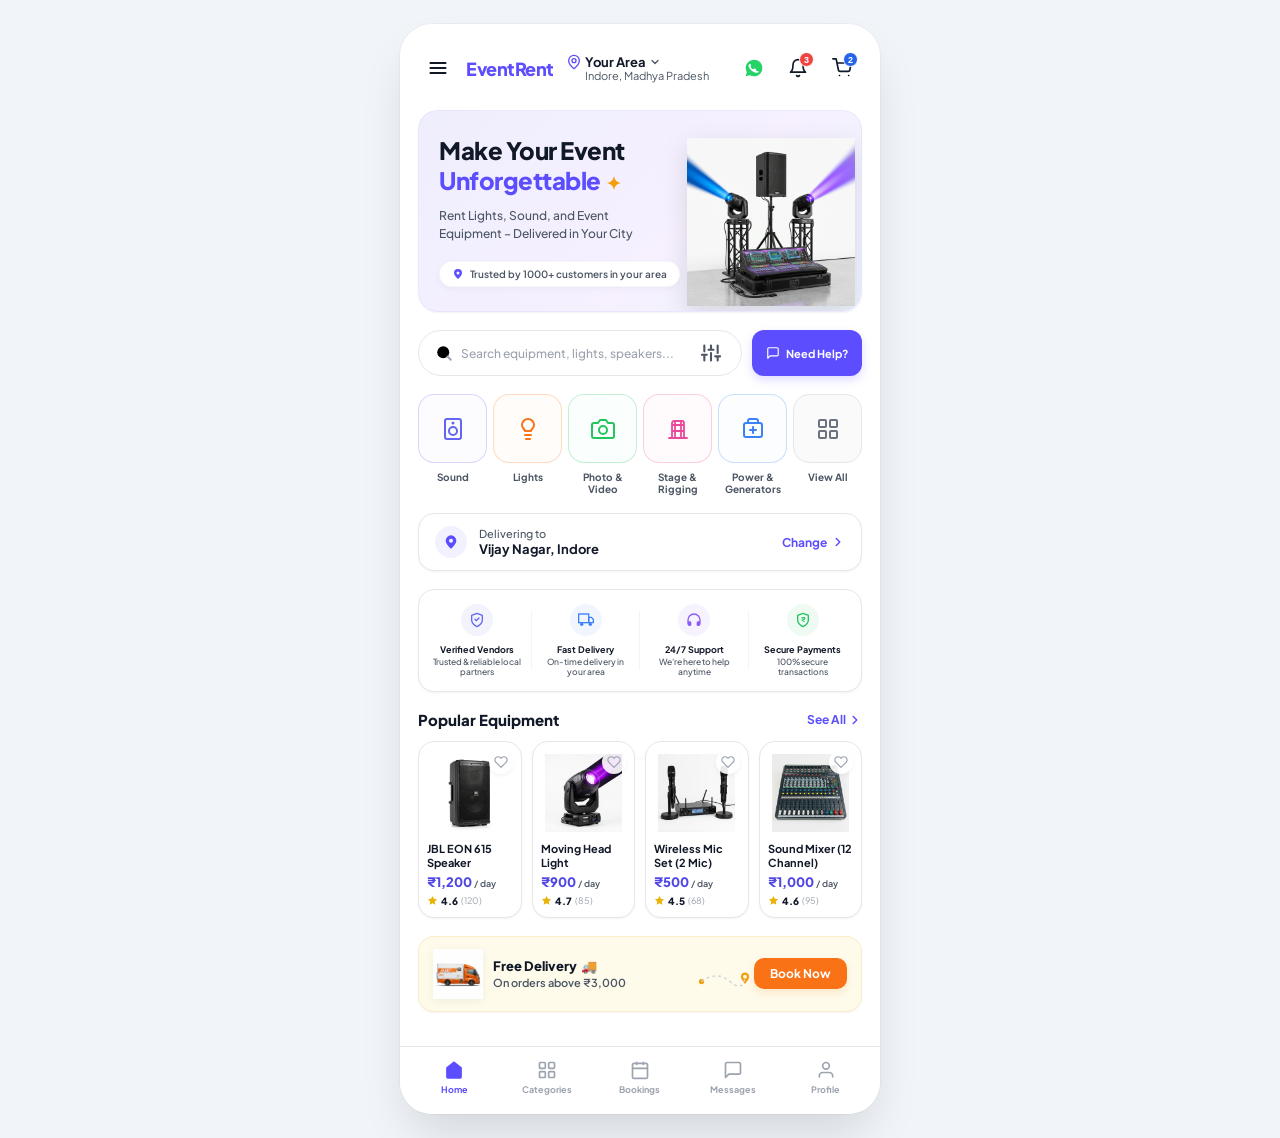
<file: rental.html>
<!DOCTYPE html>
<html lang="en">
<head>
  <meta charset="UTF-8">
  <meta name="viewport" content="width=device-width, initial-scale=1.0">
  <title>EventRent - Rent Sound, Lights & Event Equipment</title>
  <!-- Google Fonts: Plus Jakarta Sans for a clean, premium modern font -->
  <link rel="preconnect" href="https://fonts.googleapis.com">
  <link rel="preconnect" href="https://fonts.gstatic.com" crossorigin>
  <link href="https://fonts.googleapis.com/css2?family=Plus+Jakarta+Sans:wght@400;500;600;700;800&display=swap" rel="stylesheet">
  <link rel="stylesheet" href="rental.css">
</head>
<body>

  <!-- App Shell Container to restrict maximum width and center the mobile-first design -->
  <div class="app-container">

    <!-- --- TOP HEADER --- -->
    <header class="main-header">
      <div class="header-left">
        <button class="icon-button menu-btn" aria-label="Menu">
          <svg viewBox="0 0 24 24" class="svg-icon"><path d="M3 12h18M3 6h18M3 18h18" stroke="currentColor" stroke-width="2.5" stroke-linecap="round"/></svg>
        </button>
        
        <!-- Brand Name added next to menu as per requirement -->
        <span class="logo-brand">EventRent</span>

        <div class="location-selector">
          <div class="location-label-row">
            <svg viewBox="0 0 24 24" class="svg-icon pin-icon"><path d="M12 2a8 8 0 00-8 8c0 5.25 8 12 8 12s8-6.75 8-12a8 8 0 00-8-8zM12 13a3 3 0 110-6 3 3 0 010 6z" fill="none" stroke="currentColor" stroke-width="2" stroke-linecap="round" stroke-linejoin="round"/></svg>
            <span class="location-title">Your Area</span>
            <svg viewBox="0 0 24 24" class="svg-icon caret-icon"><path d="M6 9l6 6 6-6" fill="none" stroke="currentColor" stroke-width="2.5" stroke-linecap="round" stroke-linejoin="round"/></svg>
          </div>
          <span class="location-sub">Indore, Madhya Pradesh</span>
        </div>
      </div>

      <div class="header-right">
        <!-- WhatsApp Icon (Green Accent) -->
        <a href="https://wa.me/#" class="icon-button whatsapp-btn" aria-label="WhatsApp Support">
          <svg viewBox="0 0 24 24" class="svg-icon whatsapp-icon" fill="currentColor">
            <path d="M12.012 2c-5.506 0-9.989 4.478-9.99 9.984a9.96 9.96 0 001.37 5.054L2 22l5.077-1.331a9.907 9.907 0 004.933 1.317h.004c5.505 0 9.989-4.478 9.99-9.986 0-2.67-1.037-5.178-2.924-7.065A9.927 9.927 0 0012.012 2zm5.735 14.13c-.315.88-1.536 1.62-2.115 1.71-.577.09-1.154.12-3.7-.93a12.87 12.87 0 01-5.328-4.697c-.63-.84-1.12-1.87-1.12-2.93 0-1.13.59-1.68.8-1.9.21-.22.46-.27.61-.27.15 0 .3 0 .43.01.14 0 .32-.06.5.38.19.45.64 1.56.7 1.68.06.12.1.26.02.43-.08.16-.16.27-.27.4-.11.13-.24.3-.34.4-.11.11-.23.23-.1.45.13.22.58.96 1.25 1.56.86.77 1.58 1.01 1.8 1.12.22.11.35.09.48-.06.13-.15.56-.65.71-.87.15-.22.3-.18.5-.11.2.07 1.27.6 1.49.71.22.11.37.17.43.27.06.1.06.57-.25 1.45z"/>
          </svg>
        </a>
        <!-- Notification Bell (Badge 3) -->
        <button class="icon-button notification-btn" aria-label="Notifications">
          <svg viewBox="0 0 24 24" class="svg-icon"><path d="M18 8A6 6 0 006 8c0 7-3 9-3 9h18s-3-2-3-9M13.73 21a2 2 0 01-3.46 0" fill="none" stroke="currentColor" stroke-width="2" stroke-linecap="round" stroke-linejoin="round"/></svg>
          <span class="badge red-badge">3</span>
        </button>
        <!-- Shopping Cart (Badge 2) -->
        <button class="icon-button cart-btn" aria-label="Cart">
          <svg viewBox="0 0 24 24" class="svg-icon"><circle cx="9" cy="21" r="1"/><circle cx="20" cy="21" r="1"/><path d="M1 1h4l2.68 13.39a2 2 0 002 1.61h9.72a2 2 0 002-1.61L23 6H6" fill="none" stroke="currentColor" stroke-width="2" stroke-linecap="round" stroke-linejoin="round"/></svg>
          <span class="badge blue-badge">2</span>
        </button>
      </div>
    </header>

    <!-- --- HERO BANNER --- -->
    <section class="hero-banner">
      <div class="hero-content">
        <h1 class="hero-title">
          Make Your Event<br>
          <span class="hero-highlight">Unforgettable <span class="sparkle">✦</span></span>
        </h1>
        <p class="hero-subtitle">
          Rent Lights, Sound, and Event<br>
          Equipment – Delivered in Your City
        </p>
        <div class="trust-pill">
          <svg viewBox="0 0 24 24" class="svg-icon pill-pin"><path d="M12 2a8 8 0 00-8 8c0 5.25 8 12 8 12s8-6.75 8-12a8 8 0 00-8-8zM12 13a3 3 0 110-6 3 3 0 010 6z" fill="currentColor"/></svg>
          <span>Trusted by 1000+ customers in your area</span>
        </div>
      </div>
      <div class="hero-image-wrapper">
        <img src="assets/hero_equipment.png" alt="Event Equipment Stack" class="hero-image">
      </div>
    </section>

    <!-- --- SEARCH & HELP BAR --- -->
    <section class="search-help-bar">
      <div class="search-container">
        <svg viewBox="0 0 24 24" class="search-icon"><circle cx="11" cy="11" r="8"/><path d="M21 21l-4.35-4.35" fill="none" stroke="currentColor" stroke-width="2.5" stroke-linecap="round"/></svg>
        <input type="text" class="search-input" placeholder="Search equipment, lights, speakers...">
        <button class="filter-button" aria-label="Filter results">
          <svg viewBox="0 0 24 24" class="svg-icon"><path d="M4 21v-7M4 10V3M12 21v-9M12 8V3M20 21v-5M20 12V3M1 14h6M9 8h6M17 16h6" fill="none" stroke="currentColor" stroke-width="2.5" stroke-linecap="round"/></svg>
        </button>
      </div>
      <button class="need-help-button">
        <svg viewBox="0 0 24 24" class="svg-icon help-chat-icon"><path d="M21 15a2 2 0 0 1-2 2H7l-4 4V5a2 2 0 0 1 2-2h14a2 2 0 0 1 2 2z" fill="none" stroke="currentColor" stroke-width="2" stroke-linecap="round" stroke-linejoin="round"/></svg>
        <span>Need Help?</span>
      </button>
    </section>

    <!-- --- CATEGORIES SLIDER --- -->
    <section class="categories-section">
      <div class="category-card sound">
        <div class="category-icon-box">
          <svg viewBox="0 0 24 24" class="category-icon"><rect x="4" y="2" width="16" height="20" rx="2" fill="none" stroke="currentColor" stroke-width="2"/><circle cx="12" cy="14" r="4" fill="none" stroke="currentColor" stroke-width="2"/><circle cx="12" cy="6" r="1.5" fill="currentColor"/></svg>
        </div>
        <span class="category-label">Sound</span>
      </div>

      <div class="category-card lights">
        <div class="category-icon-box">
          <svg viewBox="0 0 24 24" class="category-icon"><path d="M15 14c.2-1 .7-1.7 1.5-2.5 1-.9 1.5-2.2 1.5-3.5A6 6 0 006 8c0 1 .4 2.2 1.5 3.5.7.8 1.3 1.5 1.5 2.5h6zM9 18h6M10 22h4" fill="none" stroke="currentColor" stroke-width="2" stroke-linecap="round" stroke-linejoin="round"/></svg>
        </div>
        <span class="category-label">Lights</span>
      </div>

      <div class="category-card photo-video">
        <div class="category-icon-box">
          <svg viewBox="0 0 24 24" class="category-icon"><path d="M23 19a2 2 0 0 1-2 2H3a2 2 0 0 1-2-2V8a2 2 0 0 1 2-2h4l2-3h6l2 3h4a2 2 0 0 1 2 2z" fill="none" stroke="currentColor" stroke-width="2" stroke-linejoin="round"/><circle cx="12" cy="13" r="4" fill="none" stroke="currentColor" stroke-width="2"/></svg>
        </div>
        <span class="category-label">Photo & Video</span>
      </div>

      <div class="category-card stage-rigging">
        <div class="category-icon-box">
          <svg viewBox="0 0 24 24" class="category-icon"><path d="M3 21h18M6 21V6a2 2 0 0 1 2-2h8a2 2 0 0 1 2 2v15M6 8h12M6 14h12M9 4v17M15 4v17" fill="none" stroke="currentColor" stroke-width="1.8" stroke-linecap="round"/></svg>
        </div>
        <span class="category-label">Stage & Rigging</span>
      </div>

      <div class="category-card power-generators">
        <div class="category-icon-box">
          <svg viewBox="0 0 24 24" class="category-icon"><rect x="3" y="6" width="18" height="14" rx="2" fill="none" stroke="currentColor" stroke-width="2"/><path d="M7 6V4a2 2 0 0 1 2-2h6a2 2 0 0 1 2 2v2M12 10v6M9 13h6" fill="none" stroke="currentColor" stroke-width="2" stroke-linecap="round"/></svg>
        </div>
        <span class="category-label">Power & Generators</span>
      </div>

      <div class="category-card view-all">
        <div class="category-icon-box">
          <svg viewBox="0 0 24 24" class="category-icon"><rect x="3" y="3" width="7" height="7" rx="1" fill="none" stroke="currentColor" stroke-width="2"/><rect x="14" y="3" width="7" height="7" rx="1" fill="none" stroke="currentColor" stroke-width="2"/><rect x="14" y="14" width="7" height="7" rx="1" fill="none" stroke="currentColor" stroke-width="2"/><rect x="3" y="14" width="7" height="7" rx="1" fill="none" stroke="currentColor" stroke-width="2"/></svg>
        </div>
        <span class="category-label">View All</span>
      </div>
    </section>

    <!-- --- DELIVERY LOCATION ROW --- -->
    <section class="delivery-location-card">
      <div class="delivery-details">
        <div class="location-pin-circle">
          <svg viewBox="0 0 24 24" class="svg-icon delivery-pin"><path d="M12 2a8 8 0 00-8 8c0 5.25 8 12 8 12s8-6.75 8-12a8 8 0 00-8-8zM12 13a3 3 0 110-6 3 3 0 010 6z" fill="currentColor"/></svg>
        </div>
        <div class="delivery-text">
          <span class="delivery-title">Delivering to</span>
          <span class="delivery-address">Vijay Nagar, Indore</span>
        </div>
      </div>
      <button class="change-location-btn">
        <span>Change</span>
        <svg viewBox="0 0 24 24" class="svg-icon arrow-right"><path d="M9 18l6-6-6-6" fill="none" stroke="currentColor" stroke-width="2.5" stroke-linecap="round" stroke-linejoin="round"/></svg>
      </button>
    </section>

    <!-- --- TRUST INDICATORS --- -->
    <section class="trust-indicators-grid">
      <div class="trust-item">
        <div class="trust-icon-wrapper verified">
          <svg viewBox="0 0 24 24" class="trust-icon"><path d="M12 22s8-4 8-10V5l-8-3-8 3v7c0 6 8 10 8 10z" fill="none" stroke="currentColor" stroke-width="2" stroke-linejoin="round"/><path d="M9 11l2 2 4-4" fill="none" stroke="currentColor" stroke-width="2" stroke-linecap="round" stroke-linejoin="round"/></svg>
        </div>
        <div class="trust-info">
          <h3 class="trust-heading">Verified Vendors</h3>
          <p class="trust-desc">Trusted & reliable local partners</p>
        </div>
      </div>

      <div class="trust-item">
        <div class="trust-icon-wrapper delivery">
          <svg viewBox="0 0 24 24" class="trust-icon"><rect x="1" y="3" width="15" height="13" fill="none" stroke="currentColor" stroke-width="2"/><polygon points="16 8 20 8 23 11 23 16 16 16 16 8" fill="none" stroke="currentColor" stroke-width="2"/><circle cx="5.5" cy="18.5" r="2.5" fill="currentColor"/><circle cx="18.5" cy="18.5" r="2.5" fill="currentColor"/></svg>
        </div>
        <div class="trust-info">
          <h3 class="trust-heading">Fast Delivery</h3>
          <p class="trust-desc">On-time delivery in your area</p>
        </div>
      </div>

      <div class="trust-item">
        <div class="trust-icon-wrapper support">
          <svg viewBox="0 0 24 24" class="trust-icon"><path d="M3 18v-6a9 9 0 0 1 18 0v6" fill="none" stroke="currentColor" stroke-width="2" stroke-linecap="round"/><path d="M21 19a2 2 0 0 1-2 2h-1a2 2 0 0 1-2-2v-3a2 2 0 0 1 2-2h3zM3 19a2 2 0 0 0 2 2h1a2 2 0 0 0 2-2v-3a2 2 0 0 0-2-2H3z" fill="currentColor"/></svg>
        </div>
        <div class="trust-info">
          <h3 class="trust-heading">24/7 Support</h3>
          <p class="trust-desc">We're here to help anytime</p>
        </div>
      </div>

      <div class="trust-item">
        <div class="trust-icon-wrapper secure">
          <svg viewBox="0 0 24 24" class="trust-icon"><path d="M12 22s8-4 8-10V5l-8-3-8 3v7c0 6 8 10 8 10z" fill="none" stroke="currentColor" stroke-width="2" stroke-linejoin="round"/><text x="8.5" y="15" font-family="'Plus Jakarta Sans', sans-serif" font-weight="700" font-size="10" fill="currentColor">₹</text></svg>
        </div>
        <div class="trust-info">
          <h3 class="trust-heading">Secure Payments</h3>
          <p class="trust-desc">100% secure transactions</p>
        </div>
      </div>
    </section>

    <!-- --- POPULAR EQUIPMENT --- -->
    <section class="popular-section">
      <div class="section-header">
        <h2 class="section-title">Popular Equipment</h2>
        <a href="products.html" class="see-all-link">
          <span>See All</span>
          <svg viewBox="0 0 24 24" class="svg-icon arrow-right"><path d="M9 18l6-6-6-6" fill="none" stroke="currentColor" stroke-width="2.5" stroke-linecap="round" stroke-linejoin="round"/></svg>
        </a>
      </div>

      <div class="products-grid">
        <!-- Card 1: JBL EON 615 Speaker -->
        <article class="product-card">
          <button class="favorite-btn" aria-label="Add to wishlist">
            <svg viewBox="0 0 24 24" class="heart-icon"><path d="M20.84 4.61a5.5 5.5 0 0 0-7.78 0L12 5.67l-1.06-1.06a5.5 5.5 0 0 0-7.78 7.78l1.06 1.06L12 21.23l7.78-7.78 1.06-1.06a5.5 5.5 0 0 0 0-7.78z" fill="none" stroke="currentColor" stroke-width="2" stroke-linecap="round" stroke-linejoin="round"/></svg>
          </button>
          <div class="product-image-box">
            <img src="assets/speaker_jbl.png" alt="JBL EON 615 Speaker" class="product-image">
          </div>
          <div class="product-details">
            <h3 class="product-name">JBL EON 615 Speaker</h3>
            <div class="product-price-row">
              <span class="price">₹1,200</span>
              <span class="period">/ day</span>
            </div>
            <div class="product-rating">
              <svg viewBox="0 0 24 24" class="star-icon"><polygon points="12 2 15.09 8.26 22 9.27 17 14.14 18.18 21.02 12 17.77 5.82 21.02 7 14.14 2 9.27 8.91 8.26 12 2" fill="currentColor"/></svg>
              <span class="rating-val">4.6</span>
              <span class="rating-count">(120)</span>
            </div>
          </div>
        </article>

        <!-- Card 2: Moving Head Light -->
        <article class="product-card">
          <button class="favorite-btn" aria-label="Add to wishlist">
            <svg viewBox="0 0 24 24" class="heart-icon"><path d="M20.84 4.61a5.5 5.5 0 0 0-7.78 0L12 5.67l-1.06-1.06a5.5 5.5 0 0 0-7.78 7.78l1.06 1.06L12 21.23l7.78-7.78 1.06-1.06a5.5 5.5 0 0 0 0-7.78z" fill="none" stroke="currentColor" stroke-width="2" stroke-linecap="round" stroke-linejoin="round"/></svg>
          </button>
          <div class="product-image-box">
            <img src="assets/moving_head.png" alt="Moving Head Light" class="product-image">
          </div>
          <div class="product-details">
            <h3 class="product-name">Moving Head Light</h3>
            <div class="product-price-row">
              <span class="price">₹900</span>
              <span class="period">/ day</span>
            </div>
            <div class="product-rating">
              <svg viewBox="0 0 24 24" class="star-icon"><polygon points="12 2 15.09 8.26 22 9.27 17 14.14 18.18 21.02 12 17.77 5.82 21.02 7 14.14 2 9.27 8.91 8.26 12 2" fill="currentColor"/></svg>
              <span class="rating-val">4.7</span>
              <span class="rating-count">(85)</span>
            </div>
          </div>
        </article>

        <!-- Card 3: Wireless Mic Set (2 Mic) -->
        <article class="product-card">
          <button class="favorite-btn" aria-label="Add to wishlist">
            <svg viewBox="0 0 24 24" class="heart-icon"><path d="M20.84 4.61a5.5 5.5 0 0 0-7.78 0L12 5.67l-1.06-1.06a5.5 5.5 0 0 0-7.78 7.78l1.06 1.06L12 21.23l7.78-7.78 1.06-1.06a5.5 5.5 0 0 0 0-7.78z" fill="none" stroke="currentColor" stroke-width="2" stroke-linecap="round" stroke-linejoin="round"/></svg>
          </button>
          <div class="product-image-box">
            <img src="assets/wireless_mic.png" alt="Wireless Mic Set (2 Mic)" class="product-image">
          </div>
          <div class="product-details">
            <h3 class="product-name">Wireless Mic Set (2 Mic)</h3>
            <div class="product-price-row">
              <span class="price">₹500</span>
              <span class="period">/ day</span>
            </div>
            <div class="product-rating">
              <svg viewBox="0 0 24 24" class="star-icon"><polygon points="12 2 15.09 8.26 22 9.27 17 14.14 18.18 21.02 12 17.77 5.82 21.02 7 14.14 2 9.27 8.91 8.26 12 2" fill="currentColor"/></svg>
              <span class="rating-val">4.5</span>
              <span class="rating-count">(68)</span>
            </div>
          </div>
        </article>

        <!-- Card 4: Sound Mixer (12 Channel) -->
        <article class="product-card">
          <button class="favorite-btn" aria-label="Add to wishlist">
            <svg viewBox="0 0 24 24" class="heart-icon"><path d="M20.84 4.61a5.5 5.5 0 0 0-7.78 0L12 5.67l-1.06-1.06a5.5 5.5 0 0 0-7.78 7.78l1.06 1.06L12 21.23l7.78-7.78 1.06-1.06a5.5 5.5 0 0 0 0-7.78z" fill="none" stroke="currentColor" stroke-width="2" stroke-linecap="round" stroke-linejoin="round"/></svg>
          </button>
          <div class="product-image-box">
            <img src="assets/sound_mixer.png" alt="Sound Mixer (12 Channel)" class="product-image">
          </div>
          <div class="product-details">
            <h3 class="product-name">Sound Mixer (12 Channel)</h3>
            <div class="product-price-row">
              <span class="price">₹1,000</span>
              <span class="period">/ day</span>
            </div>
            <div class="product-rating">
              <svg viewBox="0 0 24 24" class="star-icon"><polygon points="12 2 15.09 8.26 22 9.27 17 14.14 18.18 21.02 12 17.77 5.82 21.02 7 14.14 2 9.27 8.91 8.26 12 2" fill="currentColor"/></svg>
              <span class="rating-val">4.6</span>
              <span class="rating-count">(95)</span>
            </div>
          </div>
        </article>
      </div>
    </section>

    <!-- --- FREE DELIVERY OFFER BANNER --- -->
    <section class="free-delivery-banner">
      <div class="banner-left">
        <img src="assets/delivery_truck.png" alt="Delivery Truck" class="truck-illustration">
      </div>
      <div class="banner-mid">
        <h2 class="banner-headline">Free Delivery <span class="truck-emoji">🚚</span></h2>
        <p class="banner-subtext">On orders above ₹3,000</p>
      </div>
      <!-- Map indicator graphic -->
      <div class="map-path-indicator">
        <svg viewBox="0 0 80 40" class="map-svg">
          <!-- Dot representing start -->
          <circle cx="10" cy="30" r="3.5" fill="#f59e0b" />
          <!-- Pin icon at end -->
          <path d="M68 18c-3 0-5.5 2.5-5.5 5.5 0 3.5 5.5 9.5 5.5 9.5s5.5-6 5.5-9.5c0-3-2.5-5.5-5.5-5.5zm0 8a2.5 2.5 0 110-5 2.5 2.5 0 010 5z" fill="#f59e0b" />
          <!-- Dotted path -->
          <path d="M10 30 Q 30 15, 48 30 T 68 23" fill="none" stroke="#d1d5db" stroke-width="2" stroke-dasharray="4,4" />
        </svg>
      </div>
      <div class="banner-right">
        <button class="book-now-btn">Book Now</button>
      </div>
    </section>

    <!-- Spacer to prevent content from being covered by sticky bottom bar -->
    <div class="footer-spacer"></div>

    <!-- --- BOTTOM NAVIGATION BAR --- -->
    <nav class="bottom-nav">
      <a href="#" class="nav-item active">
        <svg viewBox="0 0 24 24" class="nav-icon"><path d="M3 9l9-7 9 7v11a2 2 0 0 1-2 2H5a2 2 0 0 1-2-2z" fill="currentColor"/></svg>
        <span class="nav-label">Home</span>
      </a>

      <a href="products.html" class="nav-item">
        <svg viewBox="0 0 24 24" class="nav-icon"><rect x="3" y="3" width="7" height="7" rx="1" fill="none" stroke="currentColor" stroke-width="2"/><rect x="14" y="3" width="7" height="7" rx="1" fill="none" stroke="currentColor" stroke-width="2"/><rect x="14" y="14" width="7" height="7" rx="1" fill="none" stroke="currentColor" stroke-width="2"/><rect x="3" y="14" width="7" height="7" rx="1" fill="none" stroke="currentColor" stroke-width="2"/></svg>
        <span class="nav-label">Categories</span>
      </a>

      <a href="booking.html" class="nav-item">
        <svg viewBox="0 0 24 24" class="nav-icon"><rect x="3" y="4" width="18" height="18" rx="2" fill="none" stroke="currentColor" stroke-width="2"/><path d="M16 2v4M8 2v4M3 10h18" fill="none" stroke="currentColor" stroke-width="2"/></svg>
        <span class="nav-label">Bookings</span>
      </a>

      <a href="#" class="nav-item">
        <svg viewBox="0 0 24 24" class="nav-icon"><path d="M21 15a2 2 0 0 1-2 2H7l-4 4V5a2 2 0 0 1 2-2h14a2 2 0 0 1 2 2z" fill="none" stroke="currentColor" stroke-width="2" stroke-linecap="round" stroke-linejoin="round"/></svg>
        <span class="nav-label">Messages</span>
      </a>

      <a href="#" class="nav-item">
        <svg viewBox="0 0 24 24" class="nav-icon"><path d="M20 21v-2a4 4 0 0 0-4-4H8a4 4 0 0 0-4 4v2" fill="none" stroke="currentColor" stroke-width="2"/><circle cx="12" cy="7" r="4" fill="none" stroke="currentColor" stroke-width="2"/></svg>
        <span class="nav-label">Profile</span>
      </a>
    </nav>

  </div>

</body>
</html>
</file>
<file: aerix.css>
/* ==========================================================================
   DESIGN SYSTEM & CUSTOM PROPERTIES
   ========================================================================== */
:root {
  /* Colors */
  --bg-dark: #03030c;              /* Solid dark background */
  --accent-cyan: #06b6d4;          /* Glowing Cyan */
  --accent-purple: #8b5cf6;        /* Glowing Purple */
  --primary-indigo: #5c4dff;       /* Main interactive violet */
  --primary-hover: #4738e6;
  
  /* Text Colors */
  --text-white: #ffffff;
  --text-grey: #94a3b8;            /* Slate grey descriptions */
  --text-muted: #64748b;
  
  /* Gradients */
  --btn-gradient: linear-gradient(90deg, #5c4dff 0%, #8b5cf6 100%);
  --btn-gradient-hover: linear-gradient(90deg, #4738e6 0%, #7c3aed 100%);
  --text-gradient: linear-gradient(90deg, #38bdf8 0%, #818cf8 50%, #c084fc 100%);
  --glow-gradient-left: radial-gradient(circle, rgba(92, 77, 255, 0.12) 0%, rgba(92, 77, 255, 0) 70%);
  --glow-gradient-right: radial-gradient(circle, rgba(6, 182, 212, 0.1) 0%, rgba(6, 182, 212, 0) 75%);
  --glow-gradient-bottom: radial-gradient(circle, rgba(139, 92, 246, 0.08) 0%, rgba(139, 92, 246, 0) 70%);
  
  /* Fonts */
  --font-main: 'Plus Jakarta Sans', -apple-system, BlinkMacSystemFont, "Segoe UI", Roboto, sans-serif;
  
  /* Transitions */
  --transition-fast: 0.15s ease;
  --transition-normal: 0.25s cubic-bezier(0.4, 0, 0.2, 1);
}

/* ==========================================================================
   RESET & BASE STYLES
   ========================================================================== */
*, *::before, *::after {
  box-sizing: border-box;
  margin: 0;
  padding: 0;
}

body {
  font-family: var(--font-main);
  background-color: var(--bg-dark);
  color: var(--text-white);
  min-height: 100vh;
  position: relative;
  overflow-x: hidden;
  -webkit-font-smoothing: antialiased;
  -moz-osx-font-smoothing: grayscale;
}

/* ==========================================================================
   RADIAL GLOW OVERLAYS (BLURRED CLOUDS)
   ========================================================================== */
.radial-glow-left {
  position: absolute;
  top: 15%;
  left: -10%;
  width: 60vw;
  height: 60vw;
  background: var(--glow-gradient-left);
  z-index: 0;
  pointer-events: none;
}

.radial-glow-right {
  position: absolute;
  top: 5%;
  right: -10%;
  width: 50vw;
  height: 50vw;
  background: var(--glow-gradient-right);
  z-index: 0;
  pointer-events: none;
}

.radial-glow-bottom {
  position: absolute;
  bottom: -10%;
  left: 20%;
  width: 60vw;
  height: 60vw;
  background: var(--glow-gradient-bottom);
  z-index: 0;
  pointer-events: none;
}

/* ==========================================================================
   MAIN SHELL WRAPPER
   ========================================================================== */
.main-wrapper {
  max-width: 1280px;
  margin: 0 auto;
  position: relative;
  z-index: 10;
  display: flex;
  flex-direction: column;
  min-height: 100vh;
}

/* ==========================================================================
   TOP HEADER NAVIGATION BAR
   ========================================================================== */
.navbar {
  display: flex;
  justify-content: space-between;
  align-items: center;
  padding: 24px 40px;
}

.nav-left .logo-link {
  display: flex;
  align-items: center;
  gap: 8px;
  text-decoration: none;
  color: var(--text-white);
  font-size: 20px;
  font-weight: 800;
  letter-spacing: -0.5px;
}

.logo-icon {
  width: 22px;
  height: 22px;
  color: var(--primary-color);
}

.logo-accent {
  color: var(--accent-purple);
}

.nav-middle {
  display: flex;
  align-items: center;
  gap: 32px;
}

.nav-link {
  font-size: 13.5px;
  font-weight: 500;
  color: var(--text-grey);
  text-decoration: none;
  transition: color var(--transition-fast);
  padding: 4px 0;
  border-bottom: 2px solid transparent;
}

.nav-link:hover {
  color: var(--text-white);
}

.nav-link.active {
  color: var(--text-white);
  font-weight: 600;
  border-bottom-color: var(--primary-color);
}

.nav-dropdown-trigger {
  display: flex;
  align-items: center;
  gap: 4px;
  cursor: pointer;
}

.nav-dropdown-trigger:hover .nav-link {
  color: var(--text-white);
}

.dropdown-caret {
  width: 14px;
  height: 14px;
  color: var(--text-grey);
}

.nav-dropdown-trigger:hover .dropdown-caret {
  color: var(--text-white);
}

.nav-right {
  display: flex;
  align-items: center;
  gap: 20px;
}

.signin-link {
  font-size: 13.5px;
  font-weight: 600;
  color: var(--text-grey);
  text-decoration: none;
  transition: color var(--transition-fast);
}

.signin-link:hover {
  color: var(--text-white);
}

.btn-gradient {
  background: var(--btn-gradient);
  color: var(--text-white);
  border: none;
  outline: none;
  cursor: pointer;
  text-decoration: none;
  display: inline-flex;
  justify-content: center;
  align-items: center;
  font-family: var(--font-main);
  font-weight: 700;
  border-radius: 8px;
  transition: background var(--transition-fast), transform var(--transition-fast), box-shadow var(--transition-fast);
}

.btn-gradient:hover {
  background: var(--btn-gradient-hover);
  transform: translateY(-1px);
}

.btn-gradient:active {
  transform: translateY(0);
}

.get-started-btn {
  font-size: 13px;
  padding: 10px 20px;
}

/* ==========================================================================
   HERO LAYOUT
   ========================================================================== */
.hero-section {
  display: grid;
  grid-template-columns: 1.05fr 0.95fr;
  gap: 40px;
  align-items: center;
  padding: 40px 40px 60px 40px;
}

/* ==========================================================================
   HERO LEFT COLUMN (COPY & CTA)
   ========================================================================== */
.hero-left-content {
  display: flex;
  flex-direction: column;
  gap: 24px;
}

.sparkle-badge {
  display: inline-flex;
  align-items: center;
  gap: 8px;
  background-color: rgba(92, 77, 255, 0.08);
  border: 1px solid rgba(92, 77, 255, 0.15);
  padding: 6px 14px;
  border-radius: 50px;
  width: fit-content;
  color: #818cf8;
}

.badge-sparkle-icon {
  width: 14px;
  height: 14px;
  color: #a78bfa;
}

.badge-text {
  font-size: 11.5px;
  font-weight: 600;
}

.main-headline {
  font-size: 54px;
  font-weight: 800;
  line-height: 1.15;
  letter-spacing: -1.5px;
}

.gradient-text {
  background: var(--text-gradient);
  -webkit-background-clip: text;
  -webkit-text-fill-color: transparent;
}

.hero-subtitle {
  font-size: 15.5px;
  font-weight: 500;
  line-height: 1.6;
  color: var(--text-grey);
  max-width: 500px;
}

.cta-actions-row {
  display: flex;
  align-items: center;
  gap: 28px;
  margin-top: 4px;
}

.start-creating-btn {
  font-size: 14.5px;
  padding: 14px 28px;
  border-radius: 10px;
  box-shadow: 0 8px 24px rgba(92, 77, 255, 0.25);
}

.start-creating-btn:hover {
  box-shadow: 0 12px 28px rgba(92, 77, 255, 0.35);
}

.watch-demo-box {
  display: flex;
  align-items: center;
  gap: 12px;
  cursor: pointer;
}

.play-btn-circle {
  width: 44px;
  height: 44px;
  border-radius: 50%;
  border: 1.5px solid rgba(255, 255, 255, 0.2);
  background-color: transparent;
  display: flex;
  justify-content: center;
  align-items: center;
  color: var(--text-white);
  cursor: pointer;
  transition: background-color var(--transition-fast), border-color var(--transition-fast), transform var(--transition-fast);
}

.play-icon {
  width: 14px;
  height: 14px;
  margin-left: 2px; /* center visual fix */
}

.watch-demo-box:hover .play-btn-circle {
  background-color: rgba(255, 255, 255, 0.08);
  border-color: rgba(255, 255, 255, 0.4);
  transform: scale(1.05);
}

.watch-demo-box:active .play-btn-circle {
  transform: scale(0.95);
}

.demo-texts {
  display: flex;
  flex-direction: column;
  line-height: 1.25;
}

.demo-title {
  font-size: 13px;
  font-weight: 700;
  color: var(--text-white);
}

.demo-sub {
  font-size: 11px;
  font-weight: 500;
  color: var(--text-grey);
}

.ratings-row {
  display: flex;
  align-items: center;
  gap: 16px;
  margin-top: 10px;
}

.overlapping-avatars {
  display: flex;
}

.avatar-circle {
  width: 34px;
  height: 34px;
  border-radius: 50%;
  border: 2px solid var(--bg-dark);
  background-color: #1e293b;
  margin-right: -10px;
  display: flex;
  justify-content: center;
  align-items: center;
  overflow: hidden;
}

.avatar-circle svg {
  width: 16px;
  height: 16px;
}

.ratings-stars-column {
  display: flex;
  flex-direction: column;
  gap: 2px;
}

.stars-row {
  display: flex;
  align-items: center;
  gap: 2px;
}

.star-gold {
  width: 13px;
  height: 13px;
  color: #fbbf24; /* Gold star color */
}

.loved-by-text {
  font-size: 11.5px;
  font-weight: 600;
  color: var(--text-grey);
}

/* ==========================================================================
   HERO RIGHT COLUMN (INTERACTIVE PREVIEW)
   ========================================================================== */
.hero-right-preview {
  display: flex;
  flex-direction: column;
  gap: 20px;
}

.glass-preview-card {
  background-color: rgba(10, 9, 24, 0.45);
  border: 1px solid rgba(255, 255, 255, 0.08);
  border-radius: 24px;
  padding: 24px;
  backdrop-filter: blur(16px);
  -webkit-backdrop-filter: blur(16px);
  box-shadow: 0 30px 60px rgba(0, 0, 0, 0.5), inset 0 1px 0 rgba(255, 255, 255, 0.08);
  display: flex;
  flex-direction: column;
  gap: 20px;
  position: relative;
}

.glass-preview-card::before {
  /* Subtle lighting glow under the card */
  content: '';
  position: absolute;
  inset: -1px;
  border-radius: 24px;
  padding: 1px;
  background: linear-gradient(135deg, rgba(255,255,255,0.15) 0%, rgba(255,255,255,0.02) 60%, rgba(92, 77, 255, 0.25) 100%);
  -webkit-mask: linear-gradient(#fff 0 0) content-box, linear-gradient(#fff 0 0);
  -webkit-mask-composite: xor;
  mask-composite: exclude;
  pointer-events: none;
}

.prompt-bar-container {
  display: flex;
  justify-content: space-between;
  align-items: center;
  background-color: rgba(255, 255, 255, 0.03);
  border: 1px solid rgba(255, 255, 255, 0.08);
  border-radius: 12px;
  padding: 6px 6px 6px 16px;
  height: 48px;
}

.prompt-placeholder {
  font-size: 13px;
  font-weight: 500;
  color: var(--text-grey);
}

.generate-btn {
  font-size: 12px;
  padding: 0 16px;
  height: 36px;
  border-radius: 8px;
  gap: 6px;
}

.generate-btn-sparkle {
  width: 12px;
  height: 12px;
}

/* showcase grid layout */
.showcase-grid-wrapper {
  display: flex;
  flex-direction: column;
  gap: 12px;
}

.grid-top-row {
  display: flex;
  gap: 12px;
}

.grid-city-box {
  flex: 2;
  height: 170px;
  border-radius: 12px;
  overflow: hidden;
  border: 1px solid rgba(255, 255, 255, 0.05);
}

.grid-stacked-right {
  flex: 1;
  display: flex;
  flex-direction: column;
  gap: 12px;
}

.grid-tree-box, .grid-astronaut-box {
  height: 79px;
  border-radius: 12px;
  overflow: hidden;
  border: 1px solid rgba(255, 255, 255, 0.05);
}

.grid-bottom-row {
  display: flex;
  gap: 12px;
}

.grid-bottom-box {
  flex: 1;
  height: 100px;
  border-radius: 12px;
  overflow: hidden;
  border: 1px solid rgba(255, 255, 255, 0.05);
}

.showcase-img {
  width: 100%;
  height: 100%;
  object-fit: cover;
  display: block;
  transition: transform var(--transition-normal);
}

.glass-preview-card:hover .showcase-img {
  transform: scale(1.04);
}

/* Try styles filter */
.try-styles-row {
  display: flex;
  align-items: center;
  gap: 12px;
  width: 100%;
  padding: 0 4px;
}

.try-styles-label {
  font-size: 11.5px;
  font-weight: 700;
  color: var(--text-grey);
  white-space: nowrap;
}

.style-pills-container {
  display: flex;
  gap: 8px;
  overflow: hidden;
  flex: 1;
}

.style-pill {
  background-color: rgba(255, 255, 255, 0.02);
  border: 1px solid rgba(255, 255, 255, 0.06);
  color: var(--text-grey);
  outline: none;
  cursor: pointer;
  padding: 6px 14px;
  border-radius: 50px;
  font-family: var(--font-main);
  font-size: 11.5px;
  font-weight: 700;
  transition: all var(--transition-fast);
  white-space: nowrap;
}

.style-pill:hover {
  border-color: rgba(255, 255, 255, 0.2);
  color: var(--text-white);
}

.style-pill.active {
  background-color: rgba(92, 77, 255, 0.1);
  border-color: var(--primary-color);
  color: var(--text-white);
  box-shadow: 0 4px 10px rgba(92, 77, 255, 0.1);
}

.pills-next-btn {
  background-color: rgba(255, 255, 255, 0.02);
  border: 1px solid rgba(255, 255, 255, 0.06);
  color: var(--text-grey);
  cursor: pointer;
  outline: none;
  width: 28px;
  height: 28px;
  border-radius: 50%;
  display: flex;
  justify-content: center;
  align-items: center;
  transition: all var(--transition-fast);
  flex-shrink: 0;
}

.pills-next-btn:hover {
  background-color: rgba(255, 255, 255, 0.06);
  border-color: rgba(255, 255, 255, 0.2);
  color: var(--text-white);
  transform: translateX(1px);
}

/* ==========================================================================
   BOTTOM FEATURES CONTAINER
   ========================================================================== */
.features-bar-card {
  border: 1px solid rgba(255, 255, 255, 0.05);
  background-color: rgba(10, 9, 24, 0.25);
  border-radius: 20px;
  padding: 24px 32px;
  margin: 20px 40px 40px 40px;
  display: grid;
  grid-template-columns: repeat(4, 1fr);
  gap: 24px;
}

.feature-item {
  display: flex;
  gap: 14px;
  align-items: flex-start;
}

.feature-icon-wrapper {
  width: 36px;
  height: 36px;
  border-radius: 50%;
  background-color: rgba(255, 255, 255, 0.02);
  border: 1px solid rgba(255, 255, 255, 0.06);
  color: #818cf8;
  display: flex;
  justify-content: center;
  align-items: center;
  flex-shrink: 0;
  transition: transform var(--transition-fast);
}

.feature-item:hover .feature-icon-wrapper {
  transform: scale(1.05) translateY(-1px);
  color: var(--accent-cyan);
}

.feature-svg {
  width: 16px;
  height: 16px;
}

.feature-texts {
  display: flex;
  flex-direction: column;
  gap: 3px;
}

.feature-title {
  font-size: 13.5px;
  font-weight: 700;
  color: var(--text-white);
}

.feature-desc {
  font-size: 11.5px;
  font-weight: 500;
  line-height: 1.5;
  color: var(--text-grey);
}

/* ==========================================================================
   RESPONSIVE DESIGN (MEDIA QUERIES)
   ========================================================================== */
@media (max-width: 1024px) {
  .hero-section {
    grid-template-columns: 1fr;
    gap: 60px;
    padding: 20px 30px;
  }
  
  .features-bar-card {
    grid-template-columns: repeat(2, 1fr);
    margin: 20px 30px 40px 30px;
  }
}

@media (max-width: 640px) {
  .navbar {
    padding: 16px 20px;
  }
  
  .nav-middle {
    display: none; /* Hide link list on mobile view */
  }
  
  .main-headline {
    font-size: 40px;
  }
  
  .features-bar-card {
    grid-template-columns: 1fr;
    margin: 10px 20px 30px 20px;
  }
  
  .grid-city-box {
    height: 130px;
  }
  
  .grid-tree-box, .grid-astronaut-box {
    height: 59px;
  }
  
  .grid-bottom-box {
    height: 70px;
  }
}
</file>
<file: booking.css>
/* ==========================================================================
   DESIGN SYSTEM & CUSTOM PROPERTIES
   ========================================================================== */
:root {
  --primary-color: #5c4dff;        /* Vibrant Indigo/Purple */
  --primary-hover: #4738e6;
  --secondary-color: #2563eb;      /* Blue for active states */
  --accent-orange: #f97316;
  --whatsapp-green: #25d366;       /* WhatsApp Official Green */
  
  /* Text Colors */
  --text-primary: #111827;         /* Near black */
  --text-secondary: #4b5563;       /* Slate grey */
  --text-muted: #9ca3af;           /* Light grey */
  --text-purple: #4f46e5;
  
  /* Backgrounds & Borders */
  --bg-page: #f1f5f9;              /* Light blue-grey background for desktop body */
  --bg-app: #ffffff;               /* Solid white app container */
  --bg-coupon: #f5f3ff;            /* Light purple coupon card background */
  --border-color: #e5e7eb;         /* Thin light grey border */
  --border-light: #f3f4f6;
  
  /* Fonts */
  --font-main: 'Plus Jakarta Sans', -apple-system, BlinkMacSystemFont, "Segoe UI", Roboto, sans-serif;
  
  /* Shadows */
  --shadow-sm: 0 1px 2px 0 rgba(0, 0, 0, 0.05);
  --shadow-md: 0 4px 6px -1px rgba(0, 0, 0, 0.08), 0 2px 4px -1px rgba(0, 0, 0, 0.04);
  --shadow-premium: 0 20px 25px -5px rgba(92, 77, 255, 0.06), 0 10px 10px -5px rgba(92, 77, 255, 0.03);
  
  /* Transitions */
  --transition-fast: 0.15s ease;
  --transition-normal: 0.25s cubic-bezier(0.4, 0, 0.2, 1);
}

/* ==========================================================================
   RESET & GLOBAL STYLES
   ========================================================================== */
*, *::before, *::after {
  box-sizing: border-box;
  margin: 0;
  padding: 0;
}

body {
  font-family: var(--font-main);
  background-color: var(--bg-page);
  color: var(--text-primary);
  display: flex;
  justify-content: center;
  align-items: flex-start;
  min-height: 100vh;
  padding: 24px 12px;
  -webkit-font-smoothing: antialiased;
  -moz-osx-font-smoothing: grayscale;
}

/* ==========================================================================
   APP CONTAINER (MOBILE-FIRST SHELL)
   ========================================================================== */
.app-container {
  width: 100%;
  max-width: 480px; /* iPhone 14 Pro Max / Mobile View Width */
  background-color: var(--bg-app);
  border-radius: 32px;
  box-shadow: 0 25px 50px -12px rgba(0, 0, 0, 0.15), 0 0 0 1px rgba(0, 0, 0, 0.03);
  padding: 20px 18px;
  display: flex;
  flex-direction: column;
  gap: 18px;
  position: relative;
  overflow: hidden;
}

/* ==========================================================================
   ICON & BUTTON UTILITIES
   ========================================================================== */
.svg-icon {
  width: 20px;
  height: 20px;
  display: block;
}

.icon-button {
  background: none;
  border: none;
  cursor: pointer;
  display: flex;
  justify-content: center;
  align-items: center;
  color: var(--text-primary);
  border-radius: 50%;
  width: 40px;
  height: 40px;
  transition: background-color var(--transition-fast), transform var(--transition-fast);
}

.icon-button:hover {
  background-color: var(--border-light);
  transform: scale(1.05);
}

.icon-button:active {
  transform: scale(0.95);
}

/* ==========================================================================
   HEADER SECTION
   ========================================================================== */
.main-header {
  display: flex;
  justify-content: space-between;
  align-items: center;
  padding: 4px 0;
}

.header-left {
  display: flex;
  align-items: center;
  gap: 6px;
}

.back-btn {
  color: var(--text-primary);
  margin-left: -8px; /* offset container padding */
}

.header-title-box {
  display: flex;
  flex-direction: column;
  gap: 1px;
}

.page-title {
  font-size: 18px;
  font-weight: 800;
  color: var(--text-primary);
  letter-spacing: -0.5px;
}

.header-subtitle {
  font-size: 11px;
  color: var(--text-secondary);
  font-weight: 500;
}

.header-right {
  display: flex;
  align-items: center;
  gap: 4px;
}

.whatsapp-btn {
  color: var(--whatsapp-green);
}

.whatsapp-btn:hover {
  background-color: #f0fdf4;
}

.notification-btn, .cart-btn {
  position: relative;
}

.badge {
  position: absolute;
  top: 4px;
  right: 4px;
  color: #ffffff;
  font-size: 9px;
  font-weight: 700;
  min-width: 15px;
  height: 15px;
  border-radius: 50%;
  display: flex;
  justify-content: center;
  align-items: center;
  border: 1.5px solid var(--bg-app);
}

.red-badge {
  background-color: #ef4444;
}

.blue-badge {
  background-color: var(--secondary-color);
}

/* ==========================================================================
   PROGRESS STEPPER
   ========================================================================== */
.booking-stepper {
  display: flex;
  justify-content: space-between;
  align-items: center;
  width: 100%;
  padding: 8px 4px;
}

.step-container {
  display: flex;
  flex-direction: column;
  align-items: center;
  gap: 8px;
  position: relative;
  width: 70px;
}

.step-circle {
  width: 28px;
  height: 28px;
  border-radius: 50%;
  display: flex;
  justify-content: center;
  align-items: center;
  font-size: 11px;
  font-weight: 700;
  background-color: #ffffff;
  border: 1.5px solid var(--border-color);
  color: var(--text-muted);
  transition: background-color var(--transition-fast), border-color var(--transition-fast), color var(--transition-fast);
}

.step-label {
  font-size: 9px;
  font-weight: 700;
  color: var(--text-muted);
  text-align: center;
  white-space: nowrap;
}

/* Active Step highlights */
.step-container.active .step-circle {
  background-color: var(--primary-color);
  border-color: var(--primary-color);
  color: #ffffff;
  box-shadow: 0 4px 8px rgba(92, 77, 255, 0.2);
}

.step-container.active .step-label {
  color: var(--primary-color);
}

/* Stepper connecting lines */
.step-line {
  height: 1.5px;
  background-color: var(--border-color);
  flex: 1;
  margin-top: -18px; /* align vertically with circles */
}

/* ==========================================================================
   SELECT DATES CARD PANEL
   ========================================================================== */
.dates-panel-card {
  background-color: #ffffff;
  border: 1px solid var(--border-color);
  border-radius: 16px;
  padding: 16px;
  display: flex;
  flex-direction: column;
  gap: 14px;
  box-shadow: var(--shadow-sm);
}

.panel-title {
  font-size: 14px;
  font-weight: 800;
  color: var(--text-primary);
}

.booking-type-row {
  display: flex;
  justify-content: space-between;
  align-items: center;
}

.booking-type-label {
  font-size: 11px;
  font-weight: 700;
  color: var(--text-secondary);
}

.booking-type-pills {
  display: flex;
  gap: 6px;
}

.type-pill {
  background: none;
  border: 1px solid var(--border-color);
  color: var(--text-secondary);
  outline: none;
  cursor: pointer;
  padding: 6px 12px;
  border-radius: 8px;
  font-family: var(--font-main);
  font-size: 11px;
  font-weight: 700;
  transition: all var(--transition-fast);
}

.type-pill.active {
  background-color: rgba(92, 77, 255, 0.05);
  border-color: var(--primary-color);
  color: var(--primary-color);
}

.inputs-grid {
  display: grid;
  grid-template-columns: 1.25fr 1fr 1fr;
  gap: 8px;
}

.input-field-box {
  background-color: #ffffff;
  border: 1px solid var(--border-color);
  border-radius: 12px;
  padding: 10px 8px;
  display: flex;
  flex-direction: column;
  gap: 6px;
  cursor: pointer;
  transition: border-color var(--transition-fast), box-shadow var(--transition-fast);
}

.input-field-box:hover {
  border-color: var(--text-muted);
}

.field-title {
  font-size: 10px;
  font-weight: 600;
  color: var(--text-secondary);
}

.field-content-row {
  display: flex;
  align-items: center;
  gap: 6px;
  position: relative;
}

.field-icon {
  width: 14px;
  height: 14px;
  color: var(--text-secondary);
}

.field-texts {
  display: flex;
  flex-direction: column;
  line-height: 1.2;
}

.field-value {
  font-size: 11.5px;
  font-weight: 700;
  color: var(--text-primary);
}

.field-sub {
  font-size: 9.5px;
  font-weight: 500;
  color: var(--text-secondary);
}

.dropdown-box .field-content-row {
  justify-content: space-between;
  width: 100%;
}

.dropdown-caret-icon {
  width: 12px;
  height: 12px;
  color: var(--text-secondary);
  margin-left: 2px;
}

.dates-footer-note {
  display: flex;
  align-items: center;
  gap: 6px;
  color: var(--primary-color);
  font-size: 10.5px;
  font-weight: 600;
  margin-top: 2px;
}

.info-note-icon {
  width: 14px;
  height: 14px;
}

/* ==========================================================================
   YOUR ITEMS SECTION
   ========================================================================== */
.items-panel {
  display: flex;
  flex-direction: column;
  gap: 12px;
  width: 100%;
}

.panel-header {
  display: flex;
  justify-content: space-between;
  align-items: center;
}

.edit-items-link {
  background: none;
  border: none;
  cursor: pointer;
  font-family: var(--font-main);
  font-size: 12px;
  font-weight: 700;
  color: var(--primary-color);
  transition: color var(--transition-fast);
}

.edit-items-link:hover {
  color: var(--primary-hover);
  text-decoration: underline;
}

.items-list-wrapper {
  display: flex;
  flex-direction: column;
  gap: 10px;
}

/* Cart Item Row */
.cart-item-row {
  background-color: #ffffff;
  border: 1px solid var(--border-color);
  border-radius: 16px;
  padding: 10px 12px;
  display: flex;
  align-items: center;
  gap: 10px;
  box-shadow: var(--shadow-sm);
  transition: border-color var(--transition-fast);
}

.cart-item-row:hover {
  border-color: rgba(92, 77, 255, 0.15);
}

.item-img-container {
  width: 52px;
  height: 52px;
  border-radius: 8px;
  background-color: var(--border-light);
  display: flex;
  justify-content: center;
  align-items: center;
  overflow: hidden;
  flex-shrink: 0;
}

.item-img {
  max-width: 90%;
  max-height: 90%;
  object-fit: contain;
}

.item-info-col {
  flex: 1;
  display: flex;
  flex-direction: column;
  gap: 2px;
  min-width: 0; /* truncate helper */
}

.item-title {
  font-size: 11.5px;
  font-weight: 800;
  color: var(--text-primary);
  line-height: 1.3;
  white-space: nowrap;
  overflow: hidden;
  text-overflow: ellipsis;
}

.item-category {
  font-size: 9.5px;
  font-weight: 600;
  color: var(--text-secondary);
}

.item-quantity-stepper {
  display: flex;
  align-items: center;
  border: 1px solid var(--border-color);
  border-radius: 6px;
  padding: 2px 4px;
  background-color: #ffffff;
  gap: 8px;
  height: 26px;
}

.step-btn {
  background: none;
  border: none;
  cursor: pointer;
  color: var(--text-secondary);
  display: flex;
  justify-content: center;
  align-items: center;
  width: 14px;
  height: 14px;
  border-radius: 2px;
  transition: background-color var(--transition-fast), color var(--transition-fast);
}

.step-btn:hover {
  background-color: var(--border-light);
  color: var(--text-primary);
}

.step-btn-icon {
  width: 10px;
  height: 10px;
}

.stepper-val {
  font-size: 11.5px;
  font-weight: 800;
  color: var(--text-primary);
  min-width: 10px;
  text-align: center;
}

.item-price-col {
  display: flex;
  flex-direction: column;
  align-items: flex-end;
  gap: 1px;
  min-width: 65px;
}

.item-total-price {
  font-size: 12px;
  font-weight: 800;
  color: var(--text-primary);
}

.item-unit-price {
  font-size: 9px;
  color: var(--text-muted);
  font-weight: 600;
}

.item-delete-btn {
  background: none;
  border: none;
  cursor: pointer;
  color: #ef4444;
  padding: 4px;
  border-radius: 50%;
  display: flex;
  justify-content: center;
  align-items: center;
  transition: background-color var(--transition-fast), transform var(--transition-fast);
}

.item-delete-btn:hover {
  background-color: #fee2e2;
  transform: scale(1.05);
}

.delete-icon {
  width: 14px;
  height: 14px;
}

/* Stepper footer actions */
.items-action-footer {
  display: flex;
  justify-content: space-between;
  align-items: center;
  margin-top: 4px;
}

.btn-text-action {
  background: none;
  border: none;
  cursor: pointer;
  display: flex;
  align-items: center;
  gap: 6px;
  font-family: var(--font-main);
  font-size: 12px;
  font-weight: 700;
  transition: opacity var(--transition-fast);
}

.btn-text-action:hover {
  opacity: 0.8;
}

.add-more-btn {
  color: var(--primary-color);
}

.clear-all-btn {
  color: #ef4444;
}

.action-btn-icon {
  width: 14px;
  height: 14px;
}

/* ==========================================================================
   PRICE SUMMARY PANEL
   ========================================================================== */
.price-summary-panel {
  background-color: #ffffff;
  border: 1px solid var(--border-color);
  border-radius: 16px;
  padding: 16px;
  display: flex;
  flex-direction: column;
  gap: 12px;
  box-shadow: var(--shadow-sm);
}

.summary-rows-container {
  display: flex;
  flex-direction: column;
  gap: 10px;
}

.summary-row {
  display: flex;
  justify-content: space-between;
  align-items: center;
}

.row-label {
  font-size: 12px;
  font-weight: 600;
  color: var(--text-secondary);
}

.row-label-with-icon {
  display: flex;
  align-items: center;
  gap: 4px;
}

.label-info-icon {
  width: 13px;
  height: 13px;
  color: var(--text-muted);
}

.row-value {
  font-size: 12px;
  font-weight: 700;
  color: var(--text-primary);
}

.summary-divider {
  border-top: 1.5px dashed var(--border-color);
  margin: 4px 0;
  width: 100%;
}

.total-row {
  margin-top: 2px;
}

.total-label {
  font-size: 13.5px;
  font-weight: 800;
  color: var(--text-primary);
}

.total-value {
  font-size: 15px;
  font-weight: 800;
  color: var(--text-primary);
}

/* ==========================================================================
   COUPON PANEL
   ========================================================================== */
.coupon-panel {
  background-color: var(--bg-coupon);
  border: 1px solid rgba(92, 77, 255, 0.05);
  border-radius: 16px;
  padding: 12px 14px;
  display: flex;
  align-items: center;
  justify-content: space-between;
  box-shadow: var(--shadow-sm);
}

.coupon-content {
  display: flex;
  align-items: center;
  gap: 12px;
}

.coupon-icon-box {
  width: 32px;
  height: 32px;
  border-radius: 50%;
  background-color: rgba(92, 77, 255, 0.1);
  color: var(--primary-color);
  display: flex;
  justify-content: center;
  align-items: center;
}

.coupon-icon {
  width: 16px;
  height: 16px;
}

.coupon-texts {
  display: flex;
  flex-direction: column;
  gap: 1px;
}

.coupon-headline {
  font-size: 12px;
  font-weight: 800;
  color: var(--text-primary);
}

.coupon-sub {
  font-size: 10px;
  font-weight: 500;
  color: var(--text-secondary);
}

.apply-coupon-btn {
  background: none;
  border: none;
  cursor: pointer;
  display: flex;
  align-items: center;
  gap: 2px;
  color: var(--primary-color);
  font-family: var(--font-main);
  font-size: 12px;
  font-weight: 700;
  transition: color var(--transition-fast), transform var(--transition-fast);
}

.apply-coupon-btn:hover {
  color: var(--primary-hover);
  transform: translateX(1px);
}

.btn-chevron {
  width: 12px;
  height: 12px;
}

/* ==========================================================================
   FOOTER CHECKOUT ACTIONS
   ========================================================================== */
.booking-checkout-footer {
  display: flex;
  flex-direction: column;
  align-items: center;
  gap: 8px;
  width: 100%;
  margin-top: 4px;
}

.checkout-continue-btn {
  width: 100%;
  background-color: var(--primary-color);
  color: #ffffff;
  border: none;
  outline: none;
  cursor: pointer;
  font-family: var(--font-main);
  font-size: 14px;
  font-weight: 700;
  height: 48px;
  border-radius: 12px;
  box-shadow: 0 4px 12px rgba(92, 77, 255, 0.2);
  transition: background-color var(--transition-fast), box-shadow var(--transition-fast), transform var(--transition-fast);
}

.checkout-continue-btn:hover {
  background-color: var(--primary-hover);
  box-shadow: 0 6px 16px rgba(92, 77, 255, 0.3);
  transform: translateY(-1px);
}

.checkout-continue-btn:active {
  transform: translateY(0);
}

.checkout-footer-sub {
  font-size: 11px;
  font-weight: 600;
  color: var(--text-secondary);
  text-align: center;
}

/* ==========================================================================
   BOTTOM NAVIGATION BAR
   ========================================================================== */
.footer-spacer {
  height: 64px; /* Matches the space consumed by the bottom nav */
}

.bottom-nav {
  position: absolute;
  bottom: 0;
  left: 0;
  width: 100%;
  height: 68px;
  background-color: #ffffff;
  border-top: 1px solid var(--border-color);
  display: flex;
  justify-content: space-around;
  align-items: center;
  padding: 6px 8px 12px 8px; /* Extra bottom padding for physical home indicator clearance style */
  z-index: 100;
}

.nav-item {
  display: flex;
  flex-direction: column;
  align-items: center;
  gap: 4px;
  text-decoration: none;
  color: var(--text-muted);
  width: 64px;
  transition: color var(--transition-fast);
}

.nav-icon {
  width: 20px;
  height: 20px;
  transition: transform var(--transition-fast);
}

.nav-label {
  font-size: 9px;
  font-weight: 700;
  text-align: center;
}

.nav-item:hover {
  color: var(--text-secondary);
}

.nav-item.active {
  color: var(--primary-color);
}

.nav-item.active .nav-icon {
  transform: scale(1.05);
}

/* ==========================================================================
   MEDIA QUERIES (DESKTOP INTEGRATION)
   ========================================================================== */
/* On very small screens, remove padding outside the app shell to fit mobile screens perfectly */
@media (max-width: 500px) {
  body {
    padding: 0;
    background-color: #ffffff;
  }
  
  .app-container {
    border-radius: 0;
    box-shadow: none;
    max-width: 100%;
    min-height: 100vh;
    padding: 16px 14px;
  }
  
  .bottom-nav {
    position: fixed;
  }
}
</file>
<file: orders.css>
/* ==========================================================================
   DESIGN SYSTEM & CUSTOM PROPERTIES
   ========================================================================== */
:root {
  --primary-color: #5c4dff;        /* Vibrant Indigo/Purple */
  --primary-hover: #4738e6;
  --secondary-color: #2563eb;      /* Blue for badges and active states */
  --accent-orange: #f97316;
  --whatsapp-green: #25d366;       /* WhatsApp Official Green */
  
  /* Text Colors */
  --text-primary: #111827;         /* Near black */
  --text-secondary: #4b5563;       /* Slate grey */
  --text-muted: #9ca3af;           /* Light grey */
  --text-purple: #4f46e5;
  
  /* Backgrounds & Borders */
  --bg-page: #f1f5f9;              /* Light blue-grey background for desktop body */
  --bg-app: #ffffff;               /* Solid white app container */
  --bg-support: #f5f3ff;           /* Light purple support card background */
  --border-color: #e5e7eb;         /* Thin light grey border */
  --border-light: #f3f4f6;
  
  /* Fonts */
  --font-main: 'Plus Jakarta Sans', -apple-system, BlinkMacSystemFont, "Segoe UI", Roboto, sans-serif;
  
  /* Shadows */
  --shadow-sm: 0 1px 2px 0 rgba(0, 0, 0, 0.05);
  --shadow-md: 0 4px 6px -1px rgba(0, 0, 0, 0.08), 0 2px 4px -1px rgba(0, 0, 0, 0.04);
  --shadow-premium: 0 20px 25px -5px rgba(92, 77, 255, 0.06), 0 10px 10px -5px rgba(92, 77, 255, 0.03);
  
  /* Transitions */
  --transition-fast: 0.15s ease;
  --transition-normal: 0.25s cubic-bezier(0.4, 0, 0.2, 1);
}

/* ==========================================================================
   RESET & GLOBAL STYLES
   ========================================================================== */
*, *::before, *::after {
  box-sizing: border-box;
  margin: 0;
  padding: 0;
}

body {
  font-family: var(--font-main);
  background-color: var(--bg-page);
  color: var(--text-primary);
  display: flex;
  justify-content: center;
  align-items: flex-start;
  min-height: 100vh;
  padding: 24px 12px;
  -webkit-font-smoothing: antialiased;
  -moz-osx-font-smoothing: grayscale;
}

/* ==========================================================================
   APP CONTAINER (MOBILE-FIRST SHELL)
   ========================================================================== */
.app-container {
  width: 100%;
  max-width: 480px; /* iPhone 14 Pro Max / Mobile View Width */
  background-color: var(--bg-app);
  border-radius: 32px;
  box-shadow: 0 25px 50px -12px rgba(0, 0, 0, 0.15), 0 0 0 1px rgba(0, 0, 0, 0.03);
  padding: 20px 18px;
  display: flex;
  flex-direction: column;
  gap: 18px;
  position: relative;
  overflow: hidden;
}

/* ==========================================================================
   ICON & BUTTON UTILITIES
   ========================================================================== */
.svg-icon {
  width: 20px;
  height: 20px;
  display: block;
}

.icon-button {
  background: none;
  border: none;
  cursor: pointer;
  display: flex;
  justify-content: center;
  align-items: center;
  color: var(--text-primary);
  border-radius: 50%;
  width: 40px;
  height: 40px;
  transition: background-color var(--transition-fast), transform var(--transition-fast);
}

.icon-button:hover {
  background-color: var(--border-light);
  transform: scale(1.05);
}

.icon-button:active {
  transform: scale(0.95);
}

/* ==========================================================================
   HEADER SECTION
   ========================================================================== */
.main-header {
  display: flex;
  justify-content: space-between;
  align-items: center;
  padding: 4px 0;
}

.header-left {
  display: flex;
  flex-direction: column;
  gap: 4px;
}

.page-title {
  font-size: 24px;
  font-weight: 800;
  color: var(--text-primary);
  letter-spacing: -0.5px;
}

.location-selector {
  display: flex;
  flex-direction: column;
  cursor: pointer;
}

.location-label-row {
  display: flex;
  align-items: center;
  gap: 4px;
  color: var(--text-secondary);
}

.pin-icon {
  color: var(--primary-color);
  width: 14px;
  height: 14px;
}

.caret-icon {
  color: var(--text-secondary);
  width: 12px;
  height: 12px;
}

.location-title {
  font-size: 12px;
  font-weight: 600;
}

.header-right {
  display: flex;
  align-items: center;
  gap: 4px;
}

.whatsapp-btn {
  color: var(--whatsapp-green);
}

.whatsapp-btn:hover {
  background-color: #f0fdf4;
}

.notification-btn, .cart-btn {
  position: relative;
}

.badge {
  position: absolute;
  top: 4px;
  right: 4px;
  color: #ffffff;
  font-size: 9px;
  font-weight: 700;
  min-width: 15px;
  height: 15px;
  border-radius: 50%;
  display: flex;
  justify-content: center;
  align-items: center;
  border: 1.5px solid var(--bg-app);
}

.red-badge {
  background-color: #ef4444;
}

.blue-badge {
  background-color: var(--secondary-color);
}

/* ==========================================================================
   SEARCH & FILTER BAR
   ========================================================================== */
.search-filter-bar {
  display: flex;
  align-items: center;
  gap: 10px;
  width: 100%;
}

.search-container {
  flex: 1;
  display: flex;
  align-items: center;
  background-color: #ffffff;
  border: 1px solid var(--border-color);
  border-radius: 12px;
  padding: 0 14px;
  height: 44px;
  transition: border-color var(--transition-fast), box-shadow var(--transition-fast);
}

.search-container:focus-within {
  border-color: var(--primary-color);
  box-shadow: 0 0 0 3px rgba(92, 77, 255, 0.1);
}

.search-icon {
  color: var(--text-muted);
  width: 16px;
  height: 16px;
  margin-right: 8px;
}

.search-input {
  flex: 1;
  border: none;
  outline: none;
  font-family: var(--font-main);
  font-size: 12px;
  font-weight: 500;
  color: var(--text-primary);
  background: transparent;
}

.search-input::placeholder {
  color: var(--text-muted);
}

.filter-button {
  background-color: #ffffff;
  color: var(--text-primary);
  border: 1px solid var(--border-color);
  outline: none;
  cursor: pointer;
  display: flex;
  align-items: center;
  gap: 6px;
  border-radius: 12px;
  padding: 0 16px;
  height: 44px;
  font-family: var(--font-main);
  font-size: 12px;
  font-weight: 700;
  transition: background-color var(--transition-fast), border-color var(--transition-fast);
  box-shadow: var(--shadow-sm);
}

.filter-button:hover {
  background-color: var(--border-light);
  border-color: var(--text-muted);
}

.filter-icon {
  width: 14px;
  height: 14px;
  color: var(--text-primary);
}

/* ==========================================================================
   STATUS TABS
   ========================================================================== */
.status-tabs {
  display: flex;
  width: 100%;
  border-bottom: 1.5px solid var(--border-light);
  margin-top: 4px;
}

.tab-item {
  flex: 1;
  background: none;
  border: none;
  outline: none;
  cursor: pointer;
  padding: 12px 4px;
  font-family: var(--font-main);
  font-size: 13px;
  font-weight: 600;
  color: var(--text-secondary);
  text-align: center;
  border-bottom: 2.5px solid transparent;
  margin-bottom: -1.5px; /* overlay active line border */
  transition: color var(--transition-fast), border-color var(--transition-fast);
}

.tab-item:hover {
  color: var(--text-primary);
}

.tab-item.active {
  color: var(--primary-color);
  font-weight: 700;
  border-bottom-color: var(--primary-color);
}

/* ==========================================================================
   ORDERS SECTIONS
   ========================================================================== */
.orders-section {
  display: flex;
  flex-direction: column;
  gap: 12px;
  width: 100%;
}

.section-header {
  display: flex;
  justify-content: space-between;
  align-items: center;
  margin-top: 4px;
}

.section-title {
  font-size: 14px;
  font-weight: 800;
  color: var(--text-primary);
}

.view-all-link {
  font-size: 12px;
  font-weight: 700;
  color: var(--primary-color);
  text-decoration: none;
  transition: color var(--transition-fast);
}

.view-all-link:hover {
  color: var(--primary-hover);
  text-decoration: underline;
}

.orders-list {
  display: flex;
  flex-direction: column;
  gap: 14px;
}

/* ==========================================================================
   ACTIVE ORDER CARD (LARGE)
   ========================================================================== */
.order-card-large {
  background-color: #ffffff;
  border: 1px solid var(--border-color);
  border-radius: 16px;
  padding: 14px;
  display: flex;
  flex-direction: column;
  gap: 12px;
  box-shadow: var(--shadow-sm);
  transition: border-color var(--transition-normal), box-shadow var(--transition-normal);
}

.order-card-large:hover {
  border-color: rgba(92, 77, 255, 0.15);
  box-shadow: var(--shadow-premium);
}

.card-main-info {
  display: flex;
  gap: 14px;
  position: relative;
}

.order-image-box {
  width: 80px;
  height: 80px;
  border-radius: 12px;
  background-color: var(--border-light);
  display: flex;
  justify-content: center;
  align-items: center;
  overflow: hidden;
  flex-shrink: 0;
  border: 1px solid rgba(0, 0, 0, 0.02);
}

.order-image {
  max-width: 90%;
  max-height: 90%;
  object-fit: contain;
}

.order-details-box {
  flex: 1;
  display: flex;
  flex-direction: column;
  gap: 4px;
}

.status-badge-row {
  display: flex;
  margin-bottom: 2px;
}

.status-badge {
  font-size: 9.5px;
  font-weight: 700;
  padding: 3px 8px;
  border-radius: 4px;
}

.status-badge.scheduled {
  background-color: rgba(34, 197, 94, 0.08);
  color: #15803d;
}

.status-badge.in-progress {
  background-color: rgba(59, 130, 246, 0.08);
  color: var(--secondary-color);
}

.title-price-row {
  display: flex;
  justify-content: space-between;
  align-items: flex-start;
  gap: 8px;
}

.order-item-title {
  font-size: 13.5px;
  font-weight: 800;
  color: var(--text-primary);
  line-height: 1.3;
}

.order-price {
  font-size: 13.5px;
  font-weight: 800;
  color: var(--text-primary);
  white-space: nowrap;
}

.order-id {
  font-size: 11px;
  font-weight: 500;
  color: var(--text-secondary);
}

.metadata-row {
  display: flex;
  align-items: center;
  gap: 6px;
  color: var(--text-secondary);
  font-size: 11px;
  font-weight: 500;
  margin-top: 1px;
}

.meta-icon {
  width: 12px;
  height: 12px;
  color: var(--text-muted);
}

.meta-text {
  line-height: 1.2;
}

.card-chevron-col {
  display: flex;
  align-items: center;
  justify-content: center;
  color: var(--text-muted);
  width: 16px;
  cursor: pointer;
  transition: color var(--transition-fast), transform var(--transition-fast);
}

.order-card-large:hover .card-chevron-col {
  color: var(--text-secondary);
  transform: translateX(2px);
}

.chevron-icon {
  width: 16px;
  height: 16px;
}

.card-action-row {
  display: flex;
  justify-content: flex-end;
  border-top: 1px solid var(--border-light);
  padding-top: 10px;
}

.action-btn-outline {
  background: none;
  border: 1px solid var(--primary-color);
  color: var(--primary-color);
  outline: none;
  cursor: pointer;
  display: flex;
  align-items: center;
  gap: 6px;
  border-radius: 8px;
  padding: 8px 14px;
  font-family: var(--font-main);
  font-size: 11px;
  font-weight: 700;
  transition: background-color var(--transition-fast), color var(--transition-fast), transform var(--transition-fast);
}

.action-btn-outline:hover {
  background-color: var(--primary-color);
  color: #ffffff;
  transform: translateY(-0.5px);
}

.action-btn-outline:active {
  transform: translateY(0);
}

.btn-icon {
  width: 12px;
  height: 12px;
}

/* ==========================================================================
   COMPACT ORDER CARD
   ========================================================================== */
.order-card-compact {
  background-color: #ffffff;
  border: 1px solid var(--border-color);
  border-radius: 16px;
  padding: 12px;
  display: flex;
  align-items: center;
  gap: 12px;
  box-shadow: var(--shadow-sm);
  transition: border-color var(--transition-normal), box-shadow var(--transition-normal);
}

.order-card-compact:hover {
  border-color: rgba(92, 77, 255, 0.15);
  box-shadow: var(--shadow-premium);
}

.compact-image-box {
  width: 72px;
  height: 72px;
  border-radius: 10px;
  background-color: var(--border-light);
  display: flex;
  justify-content: center;
  align-items: center;
  overflow: hidden;
  flex-shrink: 0;
}

.compact-image {
  max-width: 90%;
  max-height: 90%;
  object-fit: contain;
}

.compact-details-box {
  flex: 1;
  display: flex;
  flex-direction: column;
  gap: 3px;
}

.compact-title-row {
  display: flex;
  justify-content: space-between;
  align-items: flex-start;
  gap: 8px;
}

.compact-item-title {
  font-size: 12.5px;
  font-weight: 800;
  color: var(--text-primary);
  line-height: 1.3;
}

.compact-price {
  font-size: 12.5px;
  font-weight: 800;
  color: var(--text-primary);
}

.compact-id {
  font-size: 10.5px;
  font-weight: 500;
  color: var(--text-secondary);
}

.compact-meta-container {
  display: flex;
  flex-wrap: wrap;
  column-gap: 10px;
  row-gap: 2px;
  margin-top: 1px;
}

.compact-meta-item {
  display: flex;
  align-items: center;
  gap: 4px;
  font-size: 10px;
  font-weight: 500;
  color: var(--text-secondary);
}

.compact-meta-icon {
  width: 10px;
  height: 10px;
  color: var(--text-muted);
}

.compact-footer-row {
  display: flex;
  margin-top: 2px;
}

.status-badge-inline {
  font-size: 9px;
  font-weight: 700;
  padding: 2px 6px;
  border-radius: 4px;
}

.status-badge-inline.completed {
  background-color: rgba(34, 197, 94, 0.08);
  color: #15803d;
}

.compact-chevron-col {
  display: flex;
  align-items: center;
  justify-content: center;
  color: var(--text-muted);
  width: 16px;
  cursor: pointer;
  transition: color var(--transition-fast), transform var(--transition-fast);
}

.order-card-compact:hover .compact-chevron-col {
  color: var(--text-secondary);
  transform: translateX(2px);
}

/* ==========================================================================
   VIEW ALL COMPLETED ORDERS BUTTON
   ========================================================================== */
.view-all-completed-btn-card {
  background-color: #ffffff;
  border: 1px solid var(--border-color);
  border-radius: 12px;
  padding: 14px;
  width: 100%;
  display: flex;
  justify-content: space-between;
  align-items: center;
  cursor: pointer;
  transition: background-color var(--transition-fast), border-color var(--transition-fast);
  box-shadow: var(--shadow-sm);
}

.view-all-completed-btn-card:hover {
  background-color: var(--border-light);
  border-color: var(--text-muted);
}

.btn-card-left {
  display: flex;
  align-items: center;
  gap: 10px;
}

.download-icon {
  width: 16px;
  height: 16px;
  color: var(--text-secondary);
}

.btn-card-text {
  font-size: 12px;
  font-weight: 700;
  color: var(--text-secondary);
}

.btn-chevron {
  width: 14px;
  height: 14px;
  color: var(--text-muted);
}

/* ==========================================================================
   CANCELLED ORDERS SECTION
   ========================================================================== */
.cancelled-orders-header {
  background-color: #ffffff;
  border: 1px solid var(--border-color);
  border-radius: 16px;
  padding: 14px 16px;
  display: flex;
  justify-content: space-between;
  align-items: center;
  cursor: pointer;
  box-shadow: var(--shadow-sm);
  transition: background-color var(--transition-fast);
}

.cancelled-orders-header:hover {
  background-color: var(--border-light);
}

.cancelled-title {
  font-size: 13px;
  font-weight: 800;
  color: var(--text-primary);
}

.expand-caret {
  width: 16px;
  height: 16px;
  color: var(--text-secondary);
}

/* ==========================================================================
   SUPPORT BANNER
   ========================================================================== */
.support-banner {
  background-color: var(--bg-support);
  border-radius: 16px;
  padding: 16px;
  display: flex;
  flex-direction: column;
  gap: 12px;
  box-shadow: var(--shadow-sm);
  border: 1px solid rgba(92, 77, 255, 0.05);
}

.support-content-left {
  display: flex;
  align-items: center;
  gap: 12px;
}

.support-icon-circle {
  width: 36px;
  height: 36px;
  border-radius: 50%;
  background-color: rgba(92, 77, 255, 0.1);
  color: var(--primary-color);
  display: flex;
  justify-content: center;
  align-items: center;
  flex-shrink: 0;
}

.headset-icon {
  width: 18px;
  height: 18px;
}

.support-texts {
  display: flex;
  flex-direction: column;
  gap: 2px;
}

.support-headline {
  font-size: 12.5px;
  font-weight: 800;
  color: var(--text-primary);
}

.support-sub {
  font-size: 11px;
  font-weight: 500;
  color: var(--text-secondary);
}

.support-actions-right {
  display: flex;
  gap: 8px;
  width: 100%;
}

.support-btn-whatsapp, .support-btn-call {
  flex: 1;
  height: 38px;
  border-radius: 8px;
  display: inline-flex;
  justify-content: center;
  align-items: center;
  gap: 6px;
  font-size: 11px;
  font-weight: 700;
  text-decoration: none;
  font-family: var(--font-main);
  transition: background-color var(--transition-fast), border-color var(--transition-fast), transform var(--transition-fast), box-shadow var(--transition-fast);
}

.support-btn-whatsapp {
  background-color: #ffffff;
  border: 1px solid var(--border-color);
  color: var(--whatsapp-green);
}

.support-btn-whatsapp:hover {
  background-color: #f0fdf4;
  border-color: var(--whatsapp-green);
  transform: translateY(-0.5px);
}

.btn-whatsapp-icon {
  width: 14px;
  height: 14px;
}

.support-btn-call {
  background-color: var(--primary-color);
  color: #ffffff;
  border: none;
  box-shadow: 0 4px 8px rgba(92, 77, 255, 0.15);
}

.support-btn-call:hover {
  background-color: var(--primary-hover);
  box-shadow: 0 6px 12px rgba(92, 77, 255, 0.25);
  transform: translateY(-0.5px);
}

.support-btn-call:active {
  transform: translateY(0);
}

.btn-call-icon {
  width: 12px;
  height: 12px;
}

/* ==========================================================================
   BOTTOM NAVIGATION BAR
   ========================================================================== */
.footer-spacer {
  height: 64px; /* Matches the space consumed by the bottom nav */
}

.bottom-nav {
  position: absolute;
  bottom: 0;
  left: 0;
  width: 100%;
  height: 68px;
  background-color: #ffffff;
  border-top: 1px solid var(--border-color);
  display: flex;
  justify-content: space-around;
  align-items: center;
  padding: 6px 8px 12px 8px; /* Extra bottom padding for physical home indicator clearance style */
  z-index: 100;
}

.nav-item {
  display: flex;
  flex-direction: column;
  align-items: center;
  gap: 4px;
  text-decoration: none;
  color: var(--text-muted);
  width: 64px;
  transition: color var(--transition-fast);
}

.nav-icon {
  width: 20px;
  height: 20px;
  transition: transform var(--transition-fast);
}

.nav-label {
  font-size: 9px;
  font-weight: 700;
  text-align: center;
}

.nav-item:hover {
  color: var(--text-secondary);
}

.nav-item.active {
  color: var(--primary-color);
}

.nav-item.active .nav-icon {
  transform: scale(1.05);
}

/* ==========================================================================
   MEDIA QUERIES (DESKTOP INTEGRATION)
   ========================================================================== */
/* On very small screens, remove padding outside the app shell to fit mobile screens perfectly */
@media (max-width: 500px) {
  body {
    padding: 0;
    background-color: #ffffff;
  }
  
  .app-container {
    border-radius: 0;
    box-shadow: none;
    max-width: 100%;
    min-height: 100vh;
    padding: 16px 14px;
  }
  
  .bottom-nav {
    position: fixed;
  }
}
</file>
<file: rental.css>
/* ==========================================================================
   DESIGN SYSTEM & CUSTOM PROPERTIES
   ========================================================================== */
:root {
  --primary-color: #5c4dff;        /* Vibrant Indigo/Purple */
  --primary-hover: #4738e6;
  --secondary-color: #2563eb;      /* Blue for badges and active states */
  --accent-orange: #f97316;        /* Bright Orange for CTAs */
  --accent-orange-hover: #ea580c;
  --whatsapp-green: #25d366;       /* WhatsApp Official Green */
  
  /* Text Colors */
  --text-primary: #111827;         /* Near black */
  --text-secondary: #4b5563;       /* Slate grey */
  --text-muted: #9ca3af;           /* Light grey */
  --text-purple: #4f46e5;
  
  /* Backgrounds & Borders */
  --bg-page: #f1f5f9;              /* Light blue-grey background for desktop body */
  --bg-app: #ffffff;               /* Solid white app container */
  --bg-hero: linear-gradient(135deg, #efeefd 0%, #f6f0ff 60%, #eff6ff 100%);
  --bg-cream: #fefbeb;             /* Warm light cream for free delivery banner */
  --border-color: #e5e7eb;         /* Thin light grey border */
  --border-light: #f3f4f6;
  
  /* Fonts */
  --font-main: 'Plus Jakarta Sans', -apple-system, BlinkMacSystemFont, "Segoe UI", Roboto, sans-serif;
  
  /* Shadows */
  --shadow-sm: 0 1px 2px 0 rgba(0, 0, 0, 0.05);
  --shadow-md: 0 4px 6px -1px rgba(0, 0, 0, 0.08), 0 2px 4px -1px rgba(0, 0, 0, 0.04);
  --shadow-lg: 0 10px 15px -3px rgba(0, 0, 0, 0.05), 0 4px 6px -2px rgba(0, 0, 0, 0.02);
  --shadow-premium: 0 20px 25px -5px rgba(92, 77, 255, 0.08), 0 10px 10px -5px rgba(92, 77, 255, 0.04);
  
  /* Transitions */
  --transition-fast: 0.15s ease;
  --transition-normal: 0.25s cubic-bezier(0.4, 0, 0.2, 1);
}

/* ==========================================================================
   RESET & GLOBAL STYLES
   ========================================================================== */
*, *::before, *::after {
  box-sizing: border-box;
  margin: 0;
  padding: 0;
}

body {
  font-family: var(--font-main);
  background-color: var(--bg-page);
  color: var(--text-primary);
  display: flex;
  justify-content: center;
  align-items: flex-start;
  min-height: 100vh;
  padding: 24px 12px;
  -webkit-font-smoothing: antialiased;
  -moz-osx-font-smoothing: grayscale;
}

/* ==========================================================================
   APP CONTAINER (MOBILE-FIRST SHELL)
   ========================================================================== */
.app-container {
  width: 100%;
  max-width: 480px; /* iPhone 14 Pro Max / Mobile View Width */
  background-color: var(--bg-app);
  border-radius: 32px;
  box-shadow: 0 25px 50px -12px rgba(0, 0, 0, 0.15), 0 0 0 1px rgba(0, 0, 0, 0.03);
  padding: 20px 18px;
  display: flex;
  flex-direction: column;
  gap: 18px;
  position: relative;
  overflow: hidden;
}

/* Scrollbar styling for components inside */
.app-container ::-webkit-scrollbar {
  height: 4px;
}
.app-container ::-webkit-scrollbar-track {
  background: transparent;
}
.app-container ::-webkit-scrollbar-thumb {
  background: #cbd5e1;
  border-radius: 10px;
}

/* ==========================================================================
   ICON & BUTTON UTILITIES
   ========================================================================== */
.svg-icon {
  width: 20px;
  height: 20px;
  display: block;
}

.icon-button {
  background: none;
  border: none;
  cursor: pointer;
  display: flex;
  justify-content: center;
  align-items: center;
  color: var(--text-primary);
  border-radius: 50%;
  width: 40px;
  height: 40px;
  transition: background-color var(--transition-fast), transform var(--transition-fast);
}

.icon-button:hover {
  background-color: var(--border-light);
  transform: scale(1.05);
}

.icon-button:active {
  transform: scale(0.95);
}

/* ==========================================================================
   HEADER SECTION
   ========================================================================== */
.main-header {
  display: flex;
  justify-content: space-between;
  align-items: center;
  padding: 4px 0;
}

.header-left {
  display: flex;
  align-items: center;
  gap: 8px;
}

.menu-btn {
  color: var(--text-primary);
}

.logo-brand {
  font-size: 18px;
  font-weight: 800;
  color: var(--primary-color);
  letter-spacing: -0.5px;
  margin-right: 4px;
}

.location-selector {
  display: flex;
  flex-direction: column;
  cursor: pointer;
}

.location-label-row {
  display: flex;
  align-items: center;
  gap: 3px;
  color: var(--text-primary);
}

.pin-icon {
  color: var(--primary-color);
  width: 16px;
  height: 16px;
}

.caret-icon {
  color: var(--text-secondary);
  width: 12px;
  height: 12px;
}

.location-title {
  font-size: 13px;
  font-weight: 700;
}

.location-sub {
  font-size: 11px;
  color: var(--text-secondary);
  padding-left: 19px; /* Align precisely under "Your Area" text */
  margin-top: -1px;
}

.header-right {
  display: flex;
  align-items: center;
  gap: 4px;
}

.whatsapp-btn {
  color: var(--whatsapp-green);
}

.whatsapp-btn:hover {
  background-color: #f0fdf4;
}

.notification-btn, .cart-btn {
  position: relative;
}

.badge {
  position: absolute;
  top: 4px;
  right: 4px;
  color: #ffffff;
  font-size: 9px;
  font-weight: 700;
  min-width: 15px;
  height: 15px;
  border-radius: 50%;
  display: flex;
  justify-content: center;
  align-items: center;
  border: 1.5px solid var(--bg-app);
}

.red-badge {
  background-color: #ef4444;
}

.blue-badge {
  background-color: var(--secondary-color);
}

/* ==========================================================================
   HERO BANNER
   ========================================================================== */
.hero-banner {
  background: var(--bg-hero);
  border-radius: 20px;
  padding: 24px 20px;
  display: flex;
  position: relative;
  overflow: hidden;
  box-shadow: var(--shadow-sm);
  border: 1px solid rgba(92, 77, 255, 0.06);
}

.hero-content {
  flex: 1.2;
  display: flex;
  flex-direction: column;
  gap: 12px;
  z-index: 2;
}

.hero-title {
  font-size: 24px;
  font-weight: 800;
  line-height: 1.25;
  color: var(--text-primary);
  letter-spacing: -0.5px;
}

.hero-highlight {
  color: var(--primary-color);
  position: relative;
  display: inline-block;
}

.sparkle {
  color: #f59e0b; /* Golden Amber color */
  font-size: 18px;
  display: inline-block;
  vertical-align: middle;
  margin-left: 2px;
  animation: pulse-sparkle 2s infinite ease-in-out;
}

@keyframes pulse-sparkle {
  0%, 100% { transform: scale(1) rotate(0deg); opacity: 0.9; }
  50% { transform: scale(1.25) rotate(15deg); opacity: 1; }
}

.hero-subtitle {
  font-size: 12px;
  font-weight: 500;
  line-height: 1.5;
  color: var(--text-secondary);
}

.trust-pill {
  display: inline-flex;
  align-items: center;
  gap: 6px;
  background-color: #ffffff;
  padding: 6px 12px;
  border-radius: 50px;
  box-shadow: 0 2px 6px rgba(0, 0, 0, 0.04);
  width: fit-content;
  margin-top: 6px;
  border: 1px solid rgba(0, 0, 0, 0.03);
}

.pill-pin {
  color: var(--primary-color);
  width: 12px;
  height: 12px;
}

.trust-pill span {
  font-size: 10px;
  font-weight: 600;
  color: var(--text-secondary);
}

.hero-image-wrapper {
  flex: 0.8;
  display: flex;
  justify-content: flex-end;
  align-items: flex-end;
  position: relative;
  z-index: 1;
}

.hero-image {
  width: 120%;
  max-width: 160px;
  object-fit: contain;
  margin-right: -10px;
  margin-bottom: -15px;
  filter: drop-shadow(0 8px 12px rgba(0, 0, 0, 0.12));
  transform: scale(1.05);
  transition: transform var(--transition-normal);
}

.hero-banner:hover .hero-image {
  transform: scale(1.1) translateY(-2px);
}

/* ==========================================================================
   SEARCH & HELP BAR
   ========================================================================== */
.search-help-bar {
  display: flex;
  align-items: center;
  gap: 10px;
  width: 100%;
}

.search-container {
  flex: 1;
  display: flex;
  align-items: center;
  background-color: #ffffff;
  border: 1px solid var(--border-color);
  border-radius: 50px;
  padding: 0 16px;
  height: 46px;
  position: relative;
  transition: border-color var(--transition-fast), box-shadow var(--transition-fast);
}

.search-container:focus-within {
  border-color: var(--primary-color);
  box-shadow: 0 0 0 3px rgba(92, 77, 255, 0.15);
}

.search-icon {
  color: var(--text-muted);
  width: 18px;
  height: 18px;
  margin-right: 8px;
}

.search-input {
  flex: 1;
  border: none;
  outline: none;
  font-family: var(--font-main);
  font-size: 12px;
  font-weight: 500;
  color: var(--text-primary);
  background: transparent;
}

.search-input::placeholder {
  color: var(--text-muted);
}

.filter-button {
  background: none;
  border: none;
  cursor: pointer;
  color: var(--text-secondary);
  display: flex;
  justify-content: center;
  align-items: center;
  padding: 4px;
  border-radius: 50%;
  transition: background-color var(--transition-fast), color var(--transition-fast);
}

.filter-button:hover {
  background-color: var(--border-light);
  color: var(--text-primary);
}

.need-help-button {
  background-color: var(--primary-color);
  color: #ffffff;
  border: none;
  outline: none;
  cursor: pointer;
  display: flex;
  align-items: center;
  gap: 6px;
  border-radius: 12px;
  padding: 0 14px;
  height: 46px;
  font-family: var(--font-main);
  font-size: 11px;
  font-weight: 700;
  box-shadow: 0 4px 10px rgba(92, 77, 255, 0.2);
  transition: background-color var(--transition-fast), box-shadow var(--transition-fast), transform var(--transition-fast);
  white-space: nowrap;
}

.need-help-button:hover {
  background-color: var(--primary-hover);
  box-shadow: 0 6px 14px rgba(92, 77, 255, 0.3);
  transform: translateY(-1px);
}

.need-help-button:active {
  transform: translateY(0);
}

.help-chat-icon {
  width: 14px;
  height: 14px;
}

/* ==========================================================================
   CATEGORIES SECTION
   ========================================================================== */
.categories-section {
  display: grid;
  grid-template-columns: repeat(6, 1fr);
  gap: 6px;
  width: 100%;
}

.category-card {
  display: flex;
  flex-direction: column;
  align-items: center;
  gap: 8px;
  cursor: pointer;
}

.category-icon-box {
  width: 100%;
  aspect-ratio: 1;
  border-radius: 16px;
  display: flex;
  justify-content: center;
  align-items: center;
  border: 1px solid var(--border-color);
  background-color: #ffffff;
  transition: transform var(--transition-normal), box-shadow var(--transition-normal), border-color var(--transition-normal), background-color var(--transition-normal);
}

.category-icon {
  width: 24px;
  height: 24px;
  transition: color var(--transition-normal), transform var(--transition-normal);
}

.category-label {
  font-size: 10px;
  font-weight: 700;
  text-align: center;
  color: var(--text-secondary);
  line-height: 1.2;
}

/* Theme individual categories matching the screenshot */
.category-card.sound .category-icon-box { border-color: rgba(99, 102, 241, 0.25); background-color: rgba(99, 102, 241, 0.02); }
.category-card.sound .category-icon { color: #6366f1; }
.category-card.sound:hover .category-icon-box { border-color: #6366f1; background-color: rgba(99, 102, 241, 0.08); box-shadow: 0 4px 10px rgba(99, 102, 241, 0.1); }

.category-card.lights .category-icon-box { border-color: rgba(249, 115, 22, 0.25); background-color: rgba(249, 115, 22, 0.02); }
.category-card.lights .category-icon { color: #f97316; }
.category-card.lights:hover .category-icon-box { border-color: #f97316; background-color: rgba(249, 115, 22, 0.08); box-shadow: 0 4px 10px rgba(249, 115, 22, 0.1); }

.category-card.photo-video .category-icon-box { border-color: rgba(34, 197, 94, 0.25); background-color: rgba(34, 197, 94, 0.02); }
.category-card.photo-video .category-icon { color: #22c55e; }
.category-card.photo-video:hover .category-icon-box { border-color: #22c55e; background-color: rgba(34, 197, 94, 0.08); box-shadow: 0 4px 10px rgba(34, 197, 94, 0.1); }

.category-card.stage-rigging .category-icon-box { border-color: rgba(236, 72, 153, 0.25); background-color: rgba(236, 72, 153, 0.02); }
.category-card.stage-rigging .category-icon { color: #ec4899; }
.category-card.stage-rigging:hover .category-icon-box { border-color: #ec4899; background-color: rgba(236, 72, 153, 0.08); box-shadow: 0 4px 10px rgba(236, 72, 153, 0.1); }

.category-card.power-generators .category-icon-box { border-color: rgba(59, 130, 246, 0.25); background-color: rgba(59, 130, 246, 0.02); }
.category-card.power-generators .category-icon { color: #3b82f6; }
.category-card.power-generators:hover .category-icon-box { border-color: #3b82f6; background-color: rgba(59, 130, 246, 0.08); box-shadow: 0 4px 10px rgba(59, 130, 246, 0.1); }

.category-card.view-all .category-icon-box { border-color: var(--border-color); background-color: #fafafa; }
.category-card.view-all .category-icon { color: #6b7280; }
.category-card.view-all:hover .category-icon-box { border-color: #6b7280; background-color: #f3f4f6; box-shadow: 0 4px 10px rgba(0, 0, 0, 0.05); }

.category-card:hover .category-icon {
  transform: scale(1.1);
}

/* ==========================================================================
   DELIVERY LOCATION CARD
   ========================================================================== */
.delivery-location-card {
  display: flex;
  justify-content: space-between;
  align-items: center;
  background-color: #ffffff;
  border: 1px solid var(--border-color);
  border-radius: 16px;
  padding: 12px 16px;
  box-shadow: var(--shadow-sm);
}

.delivery-details {
  display: flex;
  align-items: center;
  gap: 12px;
}

.location-pin-circle {
  width: 32px;
  height: 32px;
  border-radius: 50%;
  background-color: rgba(92, 77, 255, 0.08);
  display: flex;
  justify-content: center;
  align-items: center;
  color: var(--primary-color);
}

.delivery-pin {
  width: 16px;
  height: 16px;
}

.delivery-text {
  display: flex;
  flex-direction: column;
  gap: 1px;
}

.delivery-title {
  font-size: 11px;
  font-weight: 500;
  color: var(--text-secondary);
}

.delivery-address {
  font-size: 13px;
  font-weight: 700;
  color: var(--text-primary);
}

.change-location-btn {
  background: none;
  border: none;
  cursor: pointer;
  display: flex;
  align-items: center;
  gap: 4px;
  color: var(--primary-color);
  font-family: var(--font-main);
  font-size: 12px;
  font-weight: 700;
  transition: color var(--transition-fast), transform var(--transition-fast);
}

.change-location-btn:hover {
  color: var(--primary-hover);
  transform: translateX(1px);
}

.arrow-right {
  width: 14px;
  height: 14px;
}

/* ==========================================================================
   TRUST INDICATORS
   ========================================================================== */
.trust-indicators-grid {
  display: grid;
  grid-template-columns: repeat(4, 1fr);
  background-color: #ffffff;
  border: 1px solid var(--border-color);
  border-radius: 16px;
  padding: 14px 4px;
  box-shadow: var(--shadow-sm);
}

.trust-item {
  display: flex;
  flex-direction: column;
  align-items: center;
  text-align: center;
  padding: 0 6px;
  gap: 8px;
  position: relative;
}

/* Vertical line dividers between trust items, matching the screenshot */
.trust-item:not(:last-child)::after {
  content: '';
  position: absolute;
  top: 10%;
  right: 0;
  width: 1px;
  height: 80%;
  background-color: #f3f4f6;
}

.trust-icon-wrapper {
  width: 32px;
  height: 32px;
  border-radius: 50%;
  display: flex;
  justify-content: center;
  align-items: center;
  transition: transform var(--transition-fast);
}

.trust-item:hover .trust-icon-wrapper {
  transform: translateY(-2px);
}

.trust-icon {
  width: 16px;
  height: 16px;
}

/* Verified Column */
.trust-icon-wrapper.verified { background-color: rgba(99, 102, 241, 0.08); color: #6366f1; }
/* Delivery Column */
.trust-icon-wrapper.delivery { background-color: rgba(59, 130, 246, 0.08); color: #3b82f6; }
/* Support Column */
.trust-icon-wrapper.support { background-color: rgba(139, 92, 246, 0.08); color: #8b5cf6; }
/* Secure Column */
.trust-icon-wrapper.secure { background-color: rgba(34, 197, 94, 0.08); color: #22c55e; }

.trust-info {
  display: flex;
  flex-direction: column;
  gap: 2px;
}

.trust-heading {
  font-size: 9px;
  font-weight: 700;
  color: var(--text-primary);
}

.trust-desc {
  font-size: 8.5px;
  font-weight: 500;
  color: var(--text-secondary);
  line-height: 1.2;
}

/* ==========================================================================
   POPULAR EQUIPMENT SECTION
   ========================================================================== */
.popular-section {
  display: flex;
  flex-direction: column;
  gap: 12px;
  width: 100%;
}

.section-header {
  display: flex;
  justify-content: space-between;
  align-items: center;
}

.section-title {
  font-size: 15px;
  font-weight: 800;
  color: var(--text-primary);
}

.see-all-link {
  display: flex;
  align-items: center;
  gap: 2px;
  color: var(--primary-color);
  text-decoration: none;
  font-size: 12px;
  font-weight: 700;
  transition: color var(--transition-fast), transform var(--transition-fast);
}

.see-all-link:hover {
  color: var(--primary-hover);
  transform: translateX(1px);
}

.products-grid {
  display: grid;
  grid-template-columns: repeat(4, 1fr);
  gap: 10px;
}

.product-card {
  background-color: #ffffff;
  border: 1px solid var(--border-color);
  border-radius: 16px;
  padding: 10px 8px;
  position: relative;
  display: flex;
  flex-direction: column;
  gap: 8px;
  box-shadow: var(--shadow-sm);
  transition: border-color var(--transition-normal), box-shadow var(--transition-normal), transform var(--transition-normal);
}

.product-card:hover {
  border-color: rgba(92, 77, 255, 0.2);
  box-shadow: var(--shadow-premium);
  transform: translateY(-3px);
}

.favorite-btn {
  position: absolute;
  top: 8px;
  right: 8px;
  background-color: rgba(255, 255, 255, 0.9);
  border: none;
  outline: none;
  width: 24px;
  height: 24px;
  border-radius: 50%;
  display: flex;
  justify-content: center;
  align-items: center;
  color: var(--text-muted);
  cursor: pointer;
  box-shadow: 0 2px 4px rgba(0, 0, 0, 0.05);
  transition: color var(--transition-fast), background-color var(--transition-fast), transform var(--transition-fast);
  z-index: 5;
}

.favorite-btn:hover {
  color: #ef4444;
  background-color: #ffffff;
  transform: scale(1.1);
}

.favorite-btn:active {
  transform: scale(0.9);
}

.heart-icon {
  width: 14px;
  height: 14px;
}

.product-image-box {
  width: 100%;
  aspect-ratio: 1.05;
  display: flex;
  justify-content: center;
  align-items: center;
  overflow: hidden;
  border-radius: 8px;
}

.product-image {
  max-width: 95%;
  max-height: 95%;
  object-fit: contain;
  transition: transform var(--transition-normal);
}

.product-card:hover .product-image {
  transform: scale(1.06);
}

.product-details {
  display: flex;
  flex-direction: column;
  gap: 4px;
}

.product-name {
  font-size: 11px;
  font-weight: 700;
  color: var(--text-primary);
  line-height: 1.3;
  /* Line clamp after 2 lines if needed */
  display: -webkit-box;
  -webkit-line-clamp: 2;
  -webkit-box-orient: vertical;
  overflow: hidden;
  height: 28px; /* Fixed height for visual grid alignment */
}

.product-price-row {
  display: flex;
  align-items: baseline;
  gap: 2px;
}

.price {
  font-size: 13px;
  font-weight: 800;
  color: var(--text-purple);
}

.period {
  font-size: 9px;
  font-weight: 600;
  color: var(--text-secondary);
}

.product-rating {
  display: flex;
  align-items: center;
  gap: 3px;
  margin-top: 1px;
}

.star-icon {
  width: 11px;
  height: 11px;
  color: #eab308;
}

.rating-val {
  font-size: 10px;
  font-weight: 800;
  color: var(--text-primary);
}

.rating-count {
  font-size: 9px;
  color: var(--text-muted);
}

/* ==========================================================================
   FREE DELIVERY BANNER
   ========================================================================== */
.free-delivery-banner {
  background-color: var(--bg-cream);
  border: 1px solid rgba(245, 158, 11, 0.15);
  border-radius: 16px;
  padding: 12px 14px;
  display: flex;
  align-items: center;
  justify-content: space-between;
  box-shadow: var(--shadow-sm);
  position: relative;
  overflow: hidden;
}

.banner-left {
  flex-shrink: 0;
  display: flex;
  align-items: center;
  justify-content: center;
}

.truck-illustration {
  width: 50px;
  height: auto;
  object-fit: contain;
  filter: drop-shadow(0 2px 4px rgba(0, 0, 0, 0.05));
}

.banner-mid {
  flex: 1;
  padding-left: 10px;
  display: flex;
  flex-direction: column;
  gap: 2px;
}

.banner-headline {
  font-size: 13px;
  font-weight: 800;
  color: var(--text-primary);
  display: flex;
  align-items: center;
  gap: 4px;
}

.banner-subtext {
  font-size: 11px;
  font-weight: 600;
  color: var(--text-secondary);
}

.map-path-indicator {
  width: 60px;
  height: 30px;
  flex-shrink: 0;
  display: flex;
  align-items: center;
  justify-content: center;
}

.map-svg {
  width: 100%;
  height: 100%;
}

.banner-right {
  flex-shrink: 0;
}

.book-now-btn {
  background-color: var(--accent-orange);
  color: #ffffff;
  border: none;
  outline: none;
  cursor: pointer;
  font-family: var(--font-main);
  font-size: 12px;
  font-weight: 700;
  padding: 8px 16px;
  border-radius: 10px;
  box-shadow: 0 4px 8px rgba(249, 115, 22, 0.15);
  transition: background-color var(--transition-fast), box-shadow var(--transition-fast), transform var(--transition-fast);
}

.book-now-btn:hover {
  background-color: var(--accent-orange-hover);
  box-shadow: 0 6px 12px rgba(249, 115, 22, 0.25);
  transform: translateY(-1px);
}

.book-now-btn:active {
  transform: translateY(0);
}

/* ==========================================================================
   BOTTOM NAVIGATION BAR
   ========================================================================== */
.footer-spacer {
  height: 64px; /* Matches the space consumed by the bottom nav */
}

.bottom-nav {
  position: absolute;
  bottom: 0;
  left: 0;
  width: 100%;
  height: 68px;
  background-color: #ffffff;
  border-top: 1px solid var(--border-color);
  display: flex;
  justify-content: space-around;
  align-items: center;
  padding: 6px 8px 12px 8px; /* Extra bottom padding for physical home indicator clearance style */
  z-index: 100;
}

.nav-item {
  display: flex;
  flex-direction: column;
  align-items: center;
  gap: 4px;
  text-decoration: none;
  color: var(--text-muted);
  width: 64px;
  transition: color var(--transition-fast);
}

.nav-icon {
  width: 20px;
  height: 20px;
  transition: transform var(--transition-fast);
}

.nav-label {
  font-size: 9px;
  font-weight: 700;
  text-align: center;
}

.nav-item:hover {
  color: var(--text-secondary);
}

.nav-item.active {
  color: var(--primary-color);
}

.nav-item.active .nav-icon {
  transform: scale(1.05);
}

/* ==========================================================================
   MEDIA QUERIES (DESKTOP INTEGRATION)
   ========================================================================== */
/* On very small screens, remove padding outside the app shell to fit mobile screens perfectly */
@media (max-width: 500px) {
  body {
    padding: 0;
    background-color: #ffffff;
  }
  
  .app-container {
    border-radius: 0;
    box-shadow: none;
    max-width: 100%;
    min-height: 100vh;
    padding: 16px 14px;
  }
  
  .bottom-nav {
    position: fixed;
  }
}
</file>
<file: products.css>
/* ==========================================================================
   DESIGN SYSTEM & CUSTOM PROPERTIES
   ========================================================================== */
:root {
  --primary-color: #5c4dff;        /* Vibrant Indigo/Purple */
  --primary-hover: #4738e6;
  --secondary-color: #2563eb;
  --accent-orange: #f97316;
  --whatsapp-green: #25d366;       /* WhatsApp Official Green */
  
  /* Text Colors */
  --text-primary: #111827;         /* Near black */
  --text-secondary: #4b5563;       /* Slate grey */
  --text-muted: #9ca3af;           /* Light grey */
  --text-purple: #4f46e5;
  
  /* Backgrounds & Borders */
  --bg-page: #f1f5f9;              /* Light blue-grey background for desktop body */
  --bg-app: #ffffff;               /* Solid white app container */
  --border-color: #e5e7eb;         /* Thin light grey border */
  --border-light: #f3f4f6;
  
  /* Fonts */
  --font-main: 'Plus Jakarta Sans', -apple-system, BlinkMacSystemFont, "Segoe UI", Roboto, sans-serif;
  
  /* Shadows */
  --shadow-sm: 0 1px 2px 0 rgba(0, 0, 0, 0.05);
  --shadow-md: 0 4px 6px -1px rgba(0, 0, 0, 0.08), 0 2px 4px -1px rgba(0, 0, 0, 0.04);
  --shadow-premium: 0 20px 25px -5px rgba(92, 77, 255, 0.06), 0 10px 10px -5px rgba(92, 77, 255, 0.03);
  
  /* Transitions */
  --transition-fast: 0.15s ease;
  --transition-normal: 0.25s cubic-bezier(0.4, 0, 0.2, 1);
}

/* ==========================================================================
   RESET & GLOBAL STYLES
   ========================================================================== */
*, *::before, *::after {
  box-sizing: border-box;
  margin: 0;
  padding: 0;
}

body {
  font-family: var(--font-main);
  background-color: var(--bg-page);
  color: var(--text-primary);
  display: flex;
  justify-content: center;
  align-items: flex-start;
  min-height: 100vh;
  padding: 24px 12px;
  -webkit-font-smoothing: antialiased;
  -moz-osx-font-smoothing: grayscale;
}

/* ==========================================================================
   APP CONTAINER (MOBILE-FIRST SHELL)
   ========================================================================== */
.app-container {
  width: 100%;
  max-width: 480px; /* iPhone 14 Pro Max / Mobile View Width */
  background-color: var(--bg-app);
  border-radius: 32px;
  box-shadow: 0 25px 50px -12px rgba(0, 0, 0, 0.15), 0 0 0 1px rgba(0, 0, 0, 0.03);
  padding: 20px 18px;
  display: flex;
  flex-direction: column;
  gap: 18px;
  position: relative;
  overflow: hidden;
}

/* ==========================================================================
   ICON & BUTTON UTILITIES
   ========================================================================== */
.svg-icon {
  width: 20px;
  height: 20px;
  display: block;
}

.icon-button {
  background: none;
  border: none;
  cursor: pointer;
  display: flex;
  justify-content: center;
  align-items: center;
  color: var(--text-primary);
  border-radius: 50%;
  width: 40px;
  height: 40px;
  transition: background-color var(--transition-fast), transform var(--transition-fast);
}

.icon-button:hover {
  background-color: var(--border-light);
  transform: scale(1.05);
}

.icon-button:active {
  transform: scale(0.95);
}

/* ==========================================================================
   HEADER SECTION
   ========================================================================== */
.main-header {
  display: flex;
  justify-content: space-between;
  align-items: center;
  padding: 4px 0;
}

.header-left {
  display: flex;
  align-items: center;
  gap: 6px;
}

.back-btn {
  color: var(--text-primary);
  margin-left: -8px;
}

.header-title-box {
  display: flex;
  flex-direction: column;
  gap: 1px;
}

.page-title {
  font-size: 18px;
  font-weight: 800;
  color: var(--text-primary);
  letter-spacing: -0.5px;
}

.header-subtitle {
  font-size: 11px;
  color: var(--text-secondary);
  font-weight: 500;
}

.header-right {
  display: flex;
  align-items: center;
  gap: 4px;
}

.whatsapp-btn {
  color: var(--whatsapp-green);
}

.whatsapp-btn:hover {
  background-color: #f0fdf4;
}

.notification-btn, .cart-btn {
  position: relative;
}

.badge {
  position: absolute;
  top: 4px;
  right: 4px;
  color: #ffffff;
  font-size: 9px;
  font-weight: 700;
  min-width: 15px;
  height: 15px;
  border-radius: 50%;
  display: flex;
  justify-content: center;
  align-items: center;
  border: 1.5px solid var(--bg-app);
}

.red-badge {
  background-color: #ef4444;
}

.blue-badge {
  background-color: var(--secondary-color);
}

/* ==========================================================================
   SEARCH & FILTER BAR
   ========================================================================== */
.search-filter-bar {
  display: flex;
  align-items: center;
  gap: 10px;
  width: 100%;
}

.search-container {
  flex: 1;
  display: flex;
  align-items: center;
  background-color: #ffffff;
  border: 1px solid var(--border-color);
  border-radius: 12px;
  padding: 0 14px;
  height: 44px;
  transition: border-color var(--transition-fast), box-shadow var(--transition-fast);
}

.search-container:focus-within {
  border-color: var(--primary-color);
  box-shadow: 0 0 0 3px rgba(92, 77, 255, 0.1);
}

.search-icon {
  color: var(--text-muted);
  width: 16px;
  height: 16px;
  margin-right: 8px;
}

.search-input {
  flex: 1;
  border: none;
  outline: none;
  font-family: var(--font-main);
  font-size: 12px;
  font-weight: 500;
  color: var(--text-primary);
  background: transparent;
}

.search-input::placeholder {
  color: var(--text-muted);
}

.filter-button {
  background-color: #ffffff;
  color: var(--text-primary);
  border: 1px solid var(--border-color);
  outline: none;
  cursor: pointer;
  display: flex;
  align-items: center;
  gap: 6px;
  border-radius: 12px;
  padding: 0 16px;
  height: 44px;
  font-family: var(--font-main);
  font-size: 12px;
  font-weight: 700;
  transition: background-color var(--transition-fast), border-color var(--transition-fast);
  box-shadow: var(--shadow-sm);
}

.filter-button:hover {
  background-color: var(--border-light);
  border-color: var(--text-muted);
}

.filter-icon {
  width: 14px;
  height: 14px;
  color: var(--text-primary);
}

/* ==========================================================================
   HORIZONTAL CATEGORIES FILTER BAR
   ========================================================================== */
.categories-filter-bar {
  display: flex;
  gap: 8px;
  overflow-x: auto;
  white-space: nowrap;
  padding: 2px 0 6px 0;
  width: 100%;
  scrollbar-width: none; /* Firefox scrollbar hide */
}

.categories-filter-bar::-webkit-scrollbar {
  display: none; /* Chrome/Safari scrollbar hide */
}

.filter-pill {
  background-color: #ffffff;
  border: 1px solid var(--border-color);
  color: var(--text-secondary);
  outline: none;
  cursor: pointer;
  padding: 8px 16px;
  border-radius: 50px;
  font-family: var(--font-main);
  font-size: 11.5px;
  font-weight: 700;
  transition: background-color var(--transition-fast), border-color var(--transition-fast), color var(--transition-fast), transform var(--transition-fast);
}

.filter-pill:hover {
  border-color: var(--text-muted);
  transform: translateY(-0.5px);
}

.filter-pill.active {
  background-color: var(--primary-color);
  border-color: var(--primary-color);
  color: #ffffff;
  box-shadow: 0 4px 10px rgba(92, 77, 255, 0.15);
}

/* ==========================================================================
   PRODUCT CATALOG GRID SECTION
   ========================================================================== */
.catalog-grid-section {
  width: 100%;
}

.products-grid {
  display: grid;
  grid-template-columns: repeat(2, 1fr);
  gap: 12px;
}

.product-card {
  background-color: #ffffff;
  border: 1px solid var(--border-color);
  border-radius: 16px;
  padding: 12px;
  position: relative;
  display: flex;
  flex-direction: column;
  gap: 10px;
  box-shadow: var(--shadow-sm);
  transition: border-color var(--transition-normal), box-shadow var(--transition-normal), transform var(--transition-normal);
}

.product-card:hover {
  border-color: rgba(92, 77, 255, 0.18);
  box-shadow: var(--shadow-premium);
  transform: translateY(-3px);
}

.favorite-btn {
  position: absolute;
  top: 8px;
  right: 8px;
  background-color: rgba(255, 255, 255, 0.9);
  border: none;
  outline: none;
  width: 26px;
  height: 26px;
  border-radius: 50%;
  display: flex;
  justify-content: center;
  align-items: center;
  color: var(--text-muted);
  cursor: pointer;
  box-shadow: 0 2px 4px rgba(0, 0, 0, 0.05);
  transition: color var(--transition-fast), background-color var(--transition-fast), transform var(--transition-fast);
  z-index: 5;
}

.favorite-btn:hover {
  color: #ef4444;
  background-color: #ffffff;
  transform: scale(1.1);
}

.favorite-btn:active {
  transform: scale(0.9);
}

.heart-icon {
  width: 14px;
  height: 14px;
}

.product-image-box {
  width: 100%;
  aspect-ratio: 1.2;
  display: flex;
  justify-content: center;
  align-items: center;
  overflow: hidden;
  border-radius: 8px;
}

.product-image {
  max-width: 90%;
  max-height: 90%;
  object-fit: contain;
  transition: transform var(--transition-normal);
}

.product-card:hover .product-image {
  transform: scale(1.06);
}

.product-details {
  display: flex;
  flex-direction: column;
  gap: 6px;
}

.product-name {
  font-size: 12px;
  font-weight: 700;
  color: var(--text-primary);
  line-height: 1.3;
  /* Truncate height */
  display: -webkit-box;
  -webkit-line-clamp: 2;
  -webkit-box-orient: vertical;
  overflow: hidden;
  height: 32px;
}

.product-rating {
  display: flex;
  align-items: center;
  gap: 3px;
  margin-top: -2px;
}

.star-icon {
  width: 11px;
  height: 11px;
  color: #eab308;
}

.rating-val {
  font-size: 10.5px;
  font-weight: 800;
  color: var(--text-primary);
}

.rating-count {
  font-size: 9.5px;
  color: var(--text-muted);
}

.price-action-row {
  display: flex;
  justify-content: space-between;
  align-items: center;
  margin-top: 2px;
}

.product-price-row {
  display: flex;
  align-items: baseline;
  gap: 1.5px;
}

.price {
  font-size: 13.5px;
  font-weight: 800;
  color: var(--text-purple);
}

.period {
  font-size: 9.5px;
  font-weight: 600;
  color: var(--text-secondary);
}

.quick-add-btn {
  background-color: var(--primary-color);
  color: #ffffff;
  border: none;
  outline: none;
  cursor: pointer;
  width: 26px;
  height: 26px;
  border-radius: 50%;
  font-size: 14px;
  font-weight: 700;
  display: flex;
  justify-content: center;
  align-items: center;
  box-shadow: 0 2px 6px rgba(92, 77, 255, 0.2);
  transition: background-color var(--transition-fast), transform var(--transition-fast), box-shadow var(--transition-fast);
}

.quick-add-btn:hover {
  background-color: var(--primary-hover);
  box-shadow: 0 4px 10px rgba(92, 77, 255, 0.3);
  transform: scale(1.05);
}

.quick-add-btn:active {
  transform: scale(0.95);
}

/* ==========================================================================
   BOTTOM NAVIGATION BAR
   ========================================================================== */
.footer-spacer {
  height: 64px; /* Matches the space consumed by the bottom nav */
}

.bottom-nav {
  position: absolute;
  bottom: 0;
  left: 0;
  width: 100%;
  height: 68px;
  background-color: #ffffff;
  border-top: 1px solid var(--border-color);
  display: flex;
  justify-content: space-around;
  align-items: center;
  padding: 6px 8px 12px 8px; /* Extra bottom padding for physical home indicator clearance style */
  z-index: 100;
}

.nav-item {
  display: flex;
  flex-direction: column;
  align-items: center;
  gap: 4px;
  text-decoration: none;
  color: var(--text-muted);
  width: 64px;
  transition: color var(--transition-fast);
}

.nav-icon {
  width: 20px;
  height: 20px;
  transition: transform var(--transition-fast);
}

.nav-label {
  font-size: 9px;
  font-weight: 700;
  text-align: center;
}

.nav-item:hover {
  color: var(--text-secondary);
}

.nav-item.active {
  color: var(--primary-color);
}

.nav-item.active .nav-icon {
  transform: scale(1.05);
}

/* ==========================================================================
   MEDIA QUERIES (DESKTOP INTEGRATION)
   ========================================================================== */
/* On very small screens, remove padding outside the app shell to fit mobile screens perfectly */
@media (max-width: 500px) {
  body {
    padding: 0;
    background-color: #ffffff;
  }
  
  .app-container {
    border-radius: 0;
    box-shadow: none;
    max-width: 100%;
    min-height: 100vh;
    padding: 16px 14px;
  }
  
  .bottom-nav {
    position: fixed;
  }
}
</file>
<file: generate.css>
/* ==========================================================================
   DESIGN SYSTEM & CUSTOM PROPERTIES
   ========================================================================== */
:root {
  /* Colors */
  --bg-dark-sidebar: #070614;      /* Deepest sidebar/settings background */
  --bg-dark-workspace: #04030d;    /* Charcoal workspace background */
  --primary-color: #5c4dff;        /* Vibrant Indigo/Purple */
  --primary-hover: #4738e6;
  --accent-gold: #fbbf24;          /* Yellow for credits badge */
  
  /* Text Colors */
  --text-white: #ffffff;
  --text-grey: #94a3b8;            /* Slate grey subtexts */
  --text-muted: #64748b;
  
  /* Gradients */
  --btn-gradient: linear-gradient(90deg, #5c4dff 0%, #8b5cf6 100%);
  --btn-gradient-hover: linear-gradient(90deg, #4738e6 0%, #7c3aed 100%);
  --border-gradient: linear-gradient(135deg, rgba(255, 255, 255, 0.08) 0%, rgba(255, 255, 255, 0.02) 100%);
  
  /* Fonts */
  --font-main: 'Plus Jakarta Sans', -apple-system, BlinkMacSystemFont, "Segoe UI", Roboto, sans-serif;
  
  /* Transitions */
  --transition-fast: 0.15s ease;
  --transition-normal: 0.25s cubic-bezier(0.4, 0, 0.2, 1);
}

/* ==========================================================================
   RESET & BASE STYLES
   ========================================================================== */
*, *::before, *::after {
  box-sizing: border-box;
  margin: 0;
  padding: 0;
}

body {
  font-family: var(--font-main);
  background-color: var(--bg-dark-workspace);
  color: var(--text-white);
  height: 100vh;
  overflow: hidden;
  -webkit-font-smoothing: antialiased;
  -moz-osx-font-smoothing: grayscale;
}

/* ==========================================================================
   3-COLUMN DASHBOARD CONTAINER
   ========================================================================== */
.dashboard-container {
  display: grid;
  grid-template-columns: 240px 1fr 310px;
  width: 100vw;
  height: 100vh;
  overflow: hidden;
}

/* ==========================================================================
   1. LEFT SIDEBAR NAVIGATION
   ========================================================================== */
.sidebar {
  background-color: var(--bg-dark-sidebar);
  border-right: 1px solid rgba(255, 255, 255, 0.05);
  display: flex;
  flex-direction: column;
  padding: 24px 18px;
  height: 100%;
}

.sidebar-logo {
  display: flex;
  align-items: center;
  gap: 8px;
  font-size: 18px;
  font-weight: 800;
  color: var(--text-white);
  letter-spacing: -0.5px;
  padding-left: 6px;
  margin-bottom: 20px;
}

.logo-icon {
  width: 20px;
  height: 20px;
  color: var(--primary-color);
}

.logo-accent {
  color: #8b5cf6;
}

.btn-create-new {
  width: 100%;
  height: 40px;
  background: var(--btn-gradient);
  border: none;
  outline: none;
  cursor: pointer;
  color: var(--text-white);
  font-family: var(--font-main);
  font-weight: 700;
  font-size: 13px;
  border-radius: 8px;
  display: flex;
  justify-content: center;
  align-items: center;
  gap: 8px;
  margin-bottom: 20px;
  box-shadow: 0 4px 12px rgba(92, 77, 255, 0.2);
  transition: background var(--transition-fast), transform var(--transition-fast);
}

.btn-create-new:hover {
  background: var(--btn-gradient-hover);
  transform: translateY(-0.5px);
}

.plus-icon {
  width: 14px;
  height: 14px;
}

.sidebar-menu {
  display: flex;
  flex-direction: column;
  gap: 4px;
}

.menu-item {
  display: flex;
  align-items: center;
  gap: 12px;
  padding: 10px 14px;
  border-radius: 8px;
  color: var(--text-grey);
  font-size: 13.5px;
  font-weight: 600;
  text-decoration: none;
  transition: all var(--transition-fast);
}

.menu-item:hover {
  background-color: rgba(255, 255, 255, 0.02);
  color: var(--text-white);
}

.menu-item.active {
  background-color: rgba(92, 77, 255, 0.1);
  color: var(--text-white);
  font-weight: 700;
}

.menu-icon {
  width: 16px;
  height: 16px;
  color: currentColor;
}

.sidebar-divider {
  height: 1px;
  background-color: rgba(255, 255, 255, 0.05);
  margin: 18px 0;
}

.sidebar-label {
  font-size: 10px;
  font-weight: 700;
  text-transform: uppercase;
  color: var(--text-muted);
  letter-spacing: 1.5px;
  padding-left: 14px;
  margin-bottom: 8px;
}

.upgrade-card {
  background-color: rgba(92, 77, 255, 0.04);
  border: 1px solid rgba(92, 77, 255, 0.12);
  border-radius: 12px;
  padding: 14px;
  margin-top: auto;
  display: flex;
  flex-direction: column;
  gap: 8px;
}

.upgrade-title {
  font-size: 12px;
  font-weight: 700;
  color: var(--text-white);
}

.upgrade-desc {
  font-size: 10.5px;
  color: var(--text-grey);
  line-height: 1.4;
  font-weight: 500;
}

.btn-upgrade {
  background-color: var(--primary-color);
  color: var(--text-white);
  border: none;
  outline: none;
  cursor: pointer;
  height: 32px;
  border-radius: 6px;
  font-family: var(--font-main);
  font-weight: 700;
  font-size: 11px;
  display: flex;
  justify-content: center;
  align-items: center;
  gap: 6px;
  transition: background-color var(--transition-fast);
}

.btn-upgrade:hover {
  background-color: var(--primary-hover);
}

.upgrade-crown-icon {
  width: 12px;
  height: 12px;
  color: #fbbf24;
}

.sidebar-footer {
  margin-top: 14px;
}

.theme-toggle-container {
  display: flex;
  align-items: center;
  justify-content: space-between;
  background-color: rgba(255, 255, 255, 0.02);
  border: 1px solid rgba(255, 255, 255, 0.05);
  border-radius: 50px;
  padding: 4px 12px;
  height: 34px;
}

.theme-icon {
  width: 14px;
  height: 14px;
  color: var(--text-muted);
}

.theme-icon.moon {
  color: #fbbf24;
}

.theme-label {
  font-size: 11px;
  font-weight: 600;
  color: var(--text-grey);
}

.toggle-switch {
  width: 26px;
  height: 14px;
  border-radius: 50px;
  background-color: rgba(255, 255, 255, 0.1);
  position: relative;
  cursor: pointer;
  transition: background-color var(--transition-fast);
}

.toggle-switch.active {
  background-color: var(--primary-color);
}

.switch-knob {
  position: absolute;
  top: 2px;
  left: 2px;
  width: 10px;
  height: 10px;
  border-radius: 50%;
  background-color: #ffffff;
  transition: transform var(--transition-fast);
}

.toggle-switch.active .switch-knob {
  transform: translateX(12px);
}

/* ==========================================================================
   2. MAIN WORKSPACE CONTENT
   ========================================================================== */
.workspace-main {
  background-color: var(--bg-dark-workspace);
  display: flex;
  flex-direction: column;
  height: 100%;
}

.workspace-header {
  height: 64px;
  padding: 0 32px;
  border-bottom: 1px solid rgba(255, 255, 255, 0.04);
  display: flex;
  justify-content: flex-end;
  align-items: center;
  gap: 16px;
  flex-shrink: 0;
}

.btn-utility {
  background-color: transparent;
  border: 1px solid rgba(255, 255, 255, 0.08);
  color: var(--text-white);
  cursor: pointer;
  outline: none;
  height: 34px;
  padding: 0 14px;
  border-radius: 8px;
  font-family: var(--font-main);
  font-size: 12.5px;
  font-weight: 700;
  display: flex;
  align-items: center;
  gap: 6px;
  transition: background-color var(--transition-fast), border-color var(--transition-fast);
}

.btn-utility:hover {
  background-color: rgba(255, 255, 255, 0.03);
  border-color: rgba(255, 255, 255, 0.2);
}

.util-icon {
  width: 14px;
  height: 14px;
  color: var(--text-grey);
}

.credits-badge {
  background-color: rgba(251, 191, 36, 0.06);
  border: 1px solid rgba(251, 191, 36, 0.12);
  color: var(--accent-gold);
  height: 34px;
  padding: 0 14px;
  border-radius: 50px;
  display: flex;
  align-items: center;
  gap: 6px;
  font-size: 12px;
  font-weight: 700;
}

.credits-icon {
  width: 12px;
  height: 12px;
}

.profile-dropdown {
  display: flex;
  align-items: center;
  gap: 6px;
  cursor: pointer;
}

.avatar-box {
  width: 32px;
  height: 32px;
  border-radius: 50%;
  overflow: hidden;
  background-color: rgba(255, 255, 255, 0.08);
  display: flex;
  justify-content: center;
  align-items: center;
  color: var(--text-grey);
  border: 1.5px solid rgba(255, 255, 255, 0.1);
}

.avatar-svg {
  width: 18px;
  height: 18px;
}

.dropdown-arrow {
  width: 12px;
  height: 12px;
  color: var(--text-muted);
}

/* Scroller block */
.workspace-content-scroller {
  flex: 1;
  overflow-y: auto;
  padding: 32px;
  display: flex;
  flex-direction: column;
}

.workspace-title {
  font-size: 28px;
  font-weight: 800;
  letter-spacing: -0.5px;
  color: var(--text-white);
  margin-bottom: 4px;
}

.workspace-desc {
  font-size: 13.5px;
  color: var(--text-grey);
  margin-bottom: 24px;
  font-weight: 500;
}

/* Card design for steps */
.workspace-section-card {
  background-color: rgba(255, 255, 255, 0.01);
  border: 1px solid rgba(255, 255, 255, 0.04);
  border-radius: 16px;
  padding: 20px;
  margin-bottom: 20px;
  display: flex;
  flex-direction: column;
  gap: 14px;
  backdrop-filter: blur(8px);
}

.step-header {
  display: flex;
  align-items: center;
  gap: 10px;
}

.step-number {
  width: 22px;
  height: 22px;
  border-radius: 50%;
  background-color: var(--primary-color);
  color: var(--text-white);
  font-size: 11px;
  font-weight: 700;
  display: flex;
  justify-content: center;
  align-items: center;
}

.step-title {
  font-size: 14px;
  font-weight: 700;
  color: var(--text-white);
}

.step-subheading {
  font-size: 11.5px;
  color: var(--text-grey);
  margin-top: -6px;
  font-weight: 500;
}

.prompt-textarea-wrapper {
  background-color: rgba(0, 0, 0, 0.15);
  border: 1px solid rgba(255, 255, 255, 0.05);
  border-radius: 12px;
  overflow: hidden;
  display: flex;
  flex-direction: column;
}

.prompt-input-textarea {
  width: 100%;
  height: 110px;
  background-color: transparent;
  border: none;
  outline: none;
  padding: 14px 16px;
  font-family: var(--font-main);
  font-size: 13px;
  color: var(--text-white);
  resize: none;
  line-height: 1.5;
}

.prompt-input-textarea::placeholder {
  color: var(--text-muted);
}

.prompt-textarea-footer {
  display: flex;
  justify-content: space-between;
  align-items: center;
  padding: 8px 14px;
  border-top: 1px solid rgba(255, 255, 255, 0.04);
}

.textarea-actions {
  display: flex;
  gap: 8px;
}

.textarea-btn {
  background-color: rgba(255, 255, 255, 0.02);
  border: 1px solid rgba(255, 255, 255, 0.05);
  color: var(--text-grey);
  cursor: pointer;
  outline: none;
  font-family: var(--font-main);
  font-size: 11px;
  font-weight: 700;
  padding: 6px 12px;
  border-radius: 6px;
  display: inline-flex;
  align-items: center;
  gap: 6px;
  transition: all var(--transition-fast);
}

.textarea-btn:hover {
  background-color: rgba(255, 255, 255, 0.05);
  color: var(--text-white);
}

.btn-icon {
  width: 12px;
  height: 12px;
}

.char-counter {
  font-size: 10.5px;
  color: var(--text-muted);
  font-weight: 600;
}

/* Upload Dropzone */
.upload-dropzone {
  border: 2px dashed rgba(255, 255, 255, 0.08);
  border-radius: 12px;
  padding: 30px 20px;
  cursor: pointer;
  transition: background-color var(--transition-fast), border-color var(--transition-fast);
}

.upload-dropzone:hover {
  background-color: rgba(255, 255, 255, 0.01);
  border-color: rgba(255, 255, 255, 0.15);
}

.dropzone-inner {
  display: flex;
  flex-direction: column;
  align-items: center;
  justify-content: center;
  text-align: center;
}

.upload-cloud-icon {
  width: 24px;
  height: 24px;
  color: var(--text-muted);
}

.dropzone-headline {
  font-size: 13px;
  font-weight: 700;
  color: var(--text-white);
  margin: 10px 0 2px 0;
}

.dropzone-action-text {
  font-size: 12.5px;
  color: var(--text-grey);
  font-weight: 500;
}

.dropzone-action-text .highlight {
  color: var(--primary-color);
  font-weight: 700;
}

.dropzone-limits {
  font-size: 10.5px;
  color: var(--text-muted);
  margin-top: 6px;
  font-weight: 600;
}

/* Examples Section */
.examples-section {
  display: flex;
  flex-direction: column;
  gap: 12px;
  margin-top: 8px;
}

.examples-header {
  display: flex;
  align-items: center;
  gap: 6px;
}

.examples-sparkle {
  width: 14px;
  height: 14px;
  color: var(--primary-color);
}

.examples-title {
  font-size: 13.5px;
  font-weight: 700;
  color: var(--text-white);
}

.examples-grid-row {
  display: grid;
  grid-template-columns: repeat(5, 1fr);
  gap: 10px;
}

.example-thumb-card {
  background-color: rgba(255, 255, 255, 0.01);
  border: 1px solid rgba(255, 255, 255, 0.04);
  border-radius: 12px;
  padding: 6px;
  cursor: pointer;
  display: flex;
  flex-direction: column;
  transition: transform var(--transition-normal), border-color var(--transition-normal);
}

.example-thumb-card:hover {
  transform: translateY(-2px);
  border-color: rgba(255, 255, 255, 0.1);
}

.thumb-img-wrapper {
  width: 100%;
  aspect-ratio: 1.15;
  border-radius: 8px;
  overflow: hidden;
}

.thumb-img {
  width: 100%;
  height: 100%;
  object-fit: cover;
}

.thumb-caption {
  font-size: 10px;
  font-weight: 600;
  color: var(--text-grey);
  text-align: center;
  padding: 6px 2px 2px 2px;
  white-space: nowrap;
  overflow: hidden;
  text-overflow: ellipsis;
}

/* ==========================================================================
   3. RIGHT SETTINGS PANEL
   ========================================================================== */
.settings-panel {
  background-color: var(--bg-dark-sidebar);
  border-left: 1px solid rgba(255, 255, 255, 0.05);
  display: flex;
  flex-direction: column;
  height: 100%;
}

.settings-scroller {
  flex: 1;
  overflow-y: auto;
  padding: 24px 20px;
  display: flex;
  flex-direction: column;
  gap: 20px;
}

.setting-group {
  display: flex;
  flex-direction: column;
  gap: 4px;
}

.setting-label {
  font-size: 12.5px;
  font-weight: 700;
  color: var(--text-white);
}

.setting-desc {
  font-size: 10.5px;
  color: var(--text-grey);
  margin-bottom: 2px;
  font-weight: 500;
}

.setting-dropdown-box {
  background-color: rgba(255, 255, 255, 0.02);
  border: 1px solid rgba(255, 255, 255, 0.06);
  border-radius: 8px;
  height: 40px;
  padding: 0 12px;
  display: flex;
  align-items: center;
  justify-content: space-between;
  cursor: pointer;
  transition: border-color var(--transition-fast);
}

.setting-dropdown-box:hover {
  border-color: rgba(255, 255, 255, 0.15);
}

.dropdown-content-left {
  display: flex;
  align-items: center;
}

.dropdown-icon-purple {
  width: 14px;
  height: 14px;
  color: var(--primary-color);
  margin-right: 8px;
}

.dropdown-text {
  font-size: 12px;
  font-weight: 600;
  color: var(--text-white);
}

.caret-down {
  width: 14px;
  height: 14px;
  color: var(--text-muted);
}

.dropdown-style-thumb {
  width: 22px;
  height: 22px;
  border-radius: 4px;
  overflow: hidden;
  margin-right: 8px;
}

.style-thumb-img {
  width: 100%;
  height: 100%;
  object-fit: cover;
}

/* Aspect Ratio Cards Grid */
.aspect-ratio-grid {
  display: grid;
  grid-template-columns: repeat(3, 1fr);
  gap: 8px;
}

.aspect-card {
  background-color: rgba(255, 255, 255, 0.02);
  border: 1px solid rgba(255, 255, 255, 0.06);
  outline: none;
  cursor: pointer;
  border-radius: 8px;
  padding: 10px 4px;
  display: flex;
  flex-direction: column;
  align-items: center;
  gap: 6px;
  color: var(--text-grey);
  transition: all var(--transition-fast);
}

.aspect-card:hover {
  border-color: rgba(255, 255, 255, 0.15);
  color: var(--text-white);
}

.ratio-box {
  display: flex;
  justify-content: center;
  align-items: center;
  border-radius: 2px;
  border: 1.5px solid currentColor;
}

.square-1-1 { width: 14px; height: 14px; }
.rect-16-9 { width: 22px; height: 12px; }
.rect-4-3 { width: 18px; height: 13px; }
.rect-3-4 { width: 13px; height: 18px; }
.rect-9-16 { width: 12px; height: 22px; }
.dots-more { border: none; font-size: 12px; line-height: 1; font-weight: 700; height: 14px; }

.ratio-text {
  font-size: 10px;
  font-weight: 600;
}

.aspect-card.active {
  background-color: rgba(92, 77, 255, 0.08);
  border-color: var(--primary-color);
  color: var(--text-white);
  box-shadow: 0 4px 10px rgba(92, 77, 255, 0.1);
}

/* Quality Segmented Control */
.quality-selector {
  display: flex;
  background-color: rgba(255, 255, 255, 0.01);
  border: 1px solid rgba(255, 255, 255, 0.06);
  border-radius: 8px;
  padding: 3px;
  height: 38px;
}

.segment-btn {
  flex: 1;
  height: 100%;
  background: none;
  border: none;
  outline: none;
  cursor: pointer;
  color: var(--text-grey);
  font-family: var(--font-main);
  font-size: 11.5px;
  font-weight: 600;
  border-radius: 6px;
  transition: all var(--transition-fast);
}

.segment-btn:hover {
  color: var(--text-white);
}

.segment-btn.active {
  background-color: rgba(92, 77, 255, 0.08);
  color: var(--text-white);
  border: 1px solid var(--primary-color);
  font-weight: 700;
}

/* Number of Images */
.variations-row-selectors {
  display: flex;
  gap: 8px;
}

.variation-box {
  flex: 1;
  height: 36px;
  background-color: rgba(255, 255, 255, 0.02);
  border: 1px solid rgba(255, 255, 255, 0.06);
  border-radius: 8px;
  outline: none;
  cursor: pointer;
  color: var(--text-grey);
  font-family: var(--font-main);
  font-size: 12.5px;
  font-weight: 700;
  display: flex;
  justify-content: center;
  align-items: center;
  transition: all var(--transition-fast);
}

.variation-box:hover {
  border-color: rgba(255, 255, 255, 0.15);
  color: var(--text-white);
}

.variation-box.active {
  background-color: rgba(92, 77, 255, 0.08);
  border-color: var(--primary-color);
  color: var(--text-white);
  box-shadow: 0 4px 10px rgba(92, 77, 255, 0.1);
}

/* Generate CTA Wrapper */
.generate-action-wrapper {
  margin-top: 10px;
}

.btn-generate-big {
  width: 100%;
  height: 48px;
  border-radius: 10px;
  flex-direction: column;
  line-height: 1.15;
  box-shadow: 0 6px 18px rgba(92, 77, 255, 0.2);
}

.btn-generate-main {
  display: flex;
  align-items: center;
  gap: 6px;
  font-size: 13.5px;
  font-weight: 700;
}

.btn-sparkle-icon {
  width: 13px;
  height: 13px;
  color: var(--text-white);
}

.btn-generate-sub {
  font-size: 9.5px;
  font-weight: 600;
  color: rgba(255, 255, 255, 0.85);
}

/* ==========================================================================
   MEDIA QUERIES (RESPONSIVENESS)
   ========================================================================== */
@media (max-width: 1024px) {
  .dashboard-container {
    grid-template-columns: 200px 1fr;
  }
  
  .settings-panel {
    display: none; /* Hide setting panel on narrow layouts, or drawer */
  }
}

@media (max-width: 768px) {
  .dashboard-container {
    grid-template-columns: 1fr;
  }
  
  .sidebar {
    display: none; /* Mobile view side drawer hide */
  }
}
</file>
